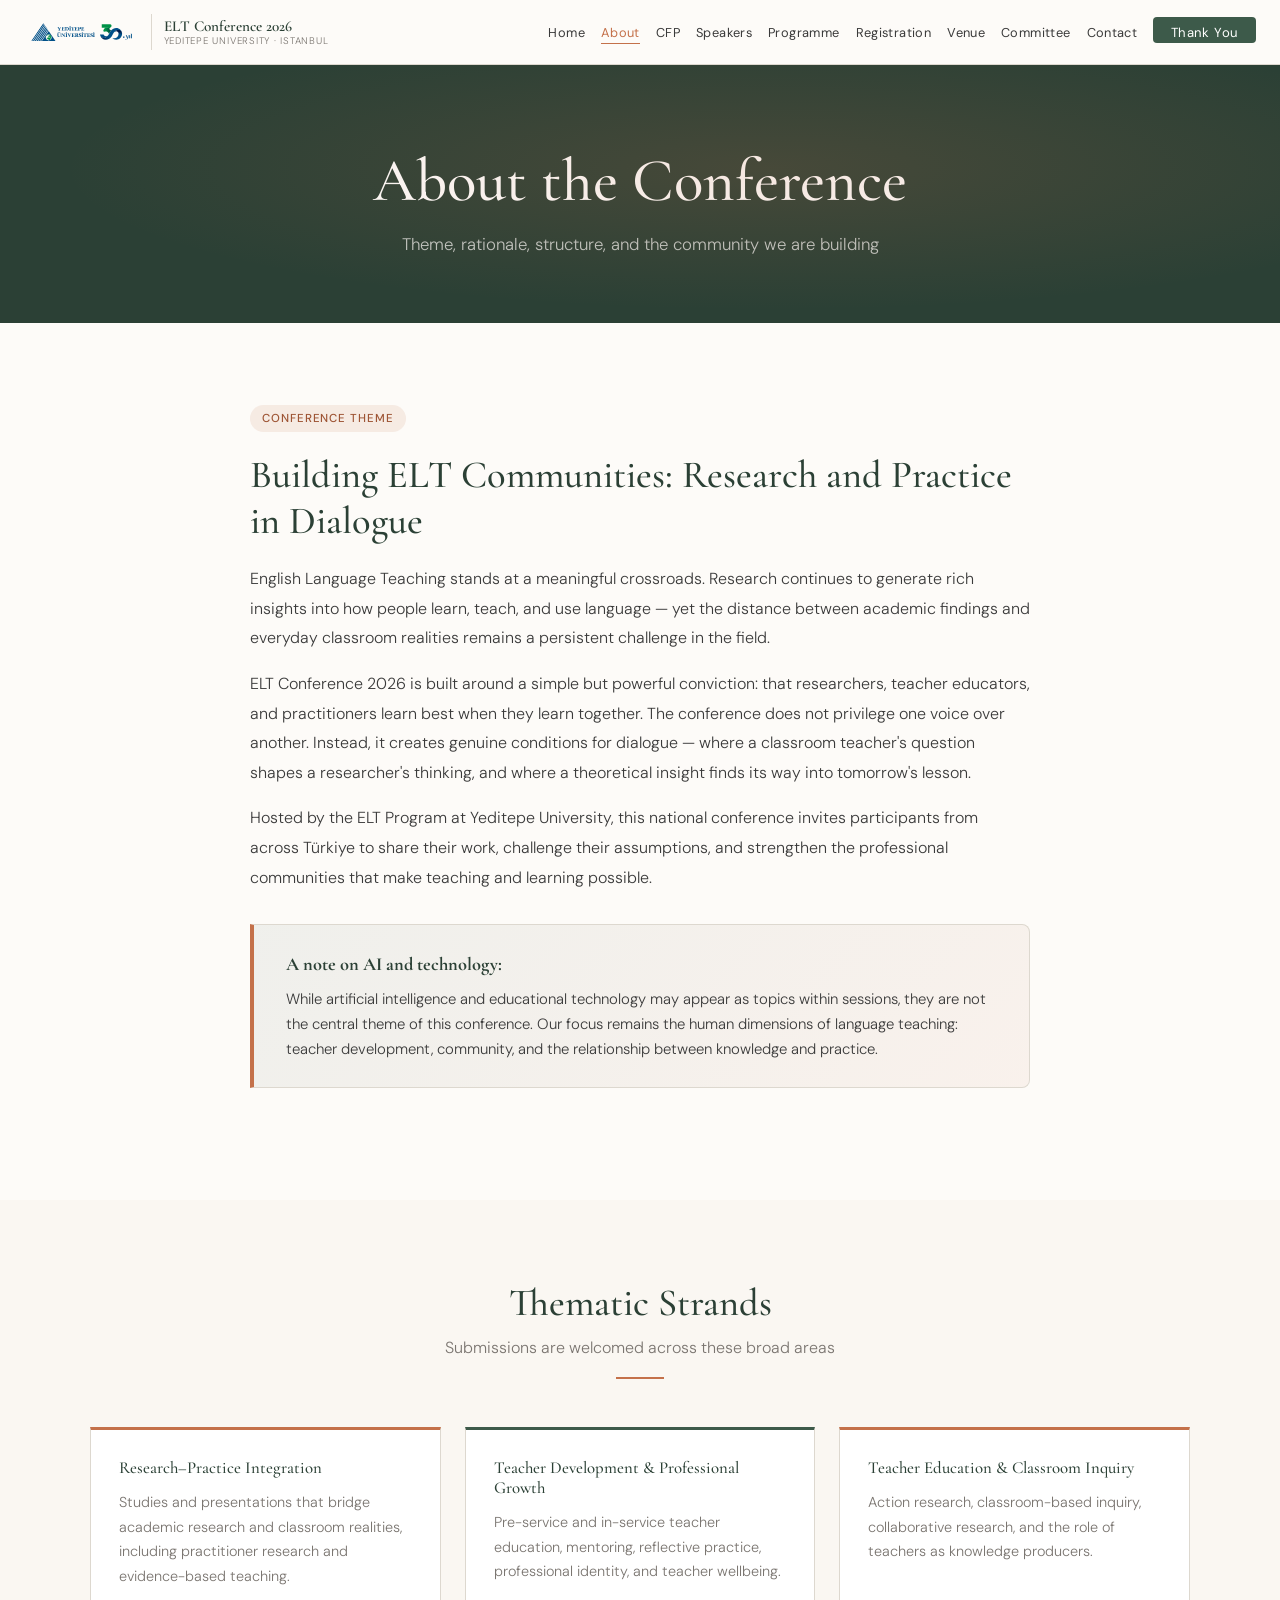
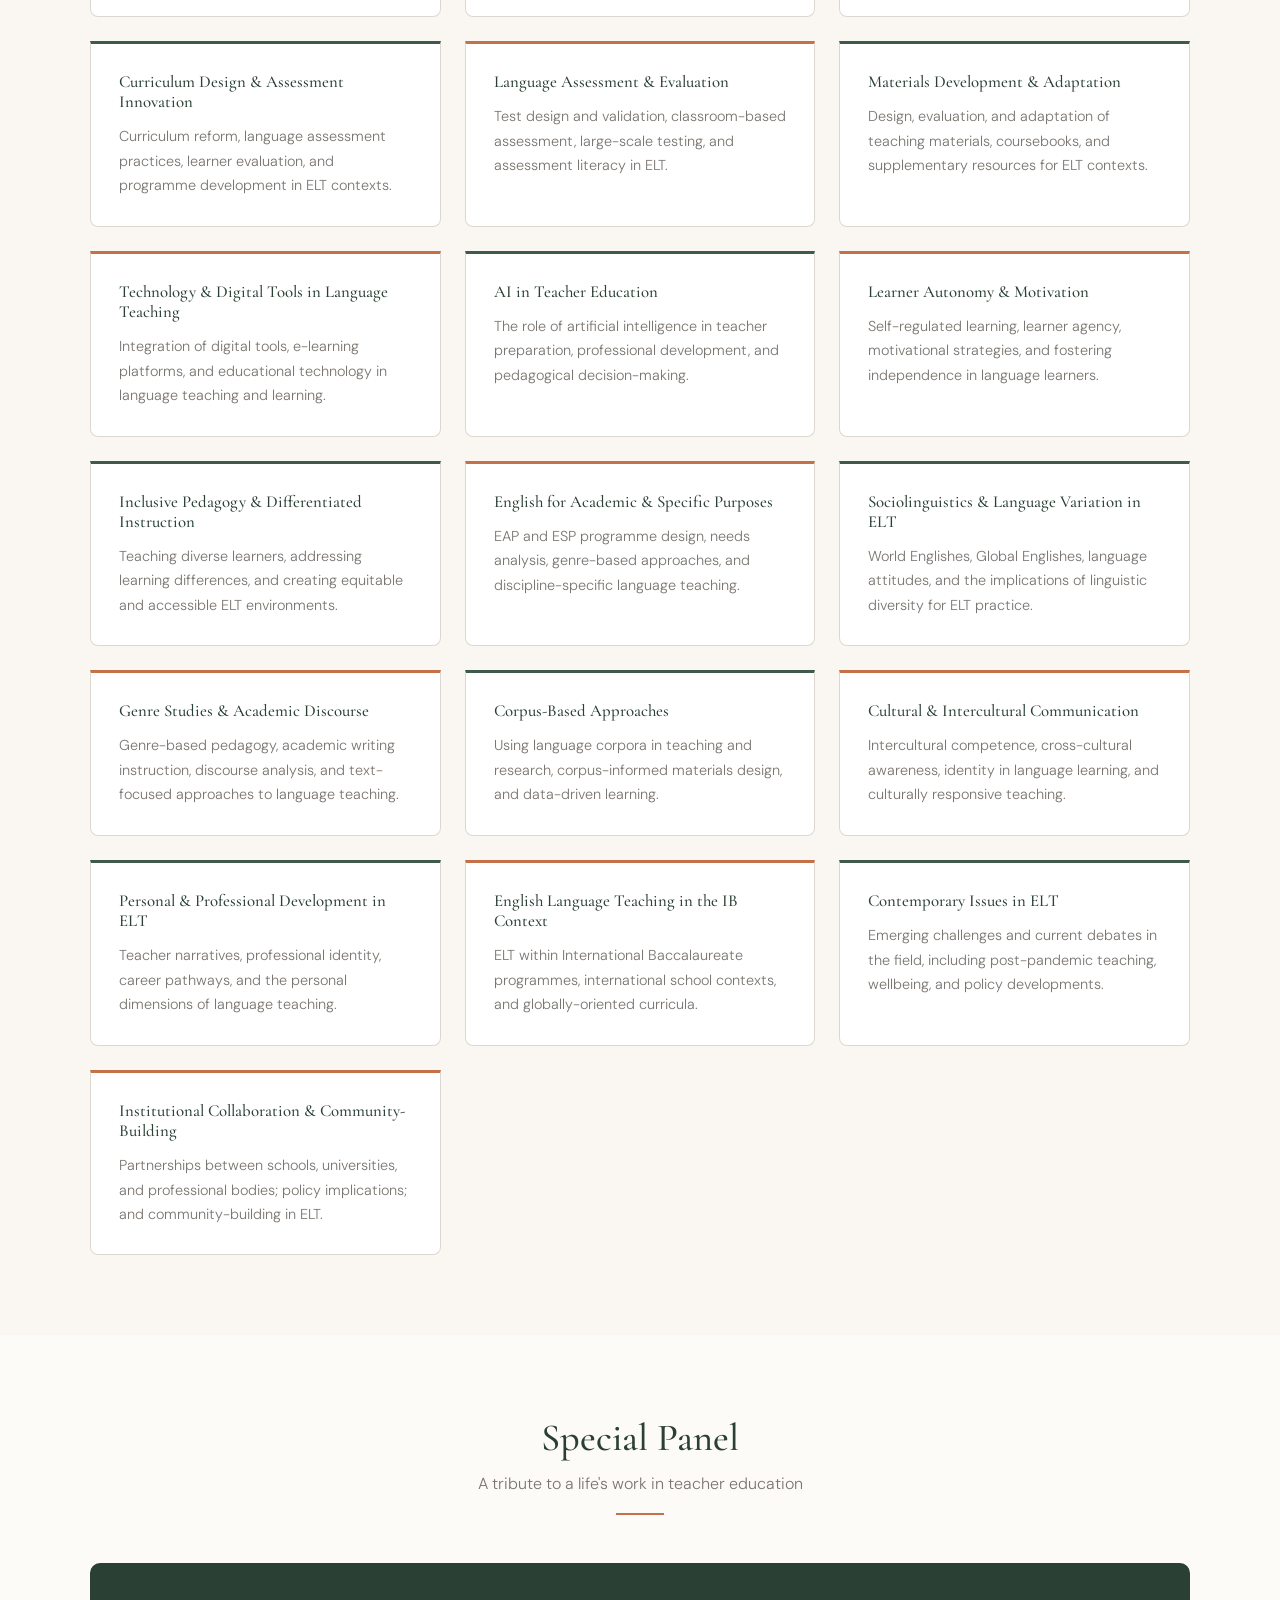
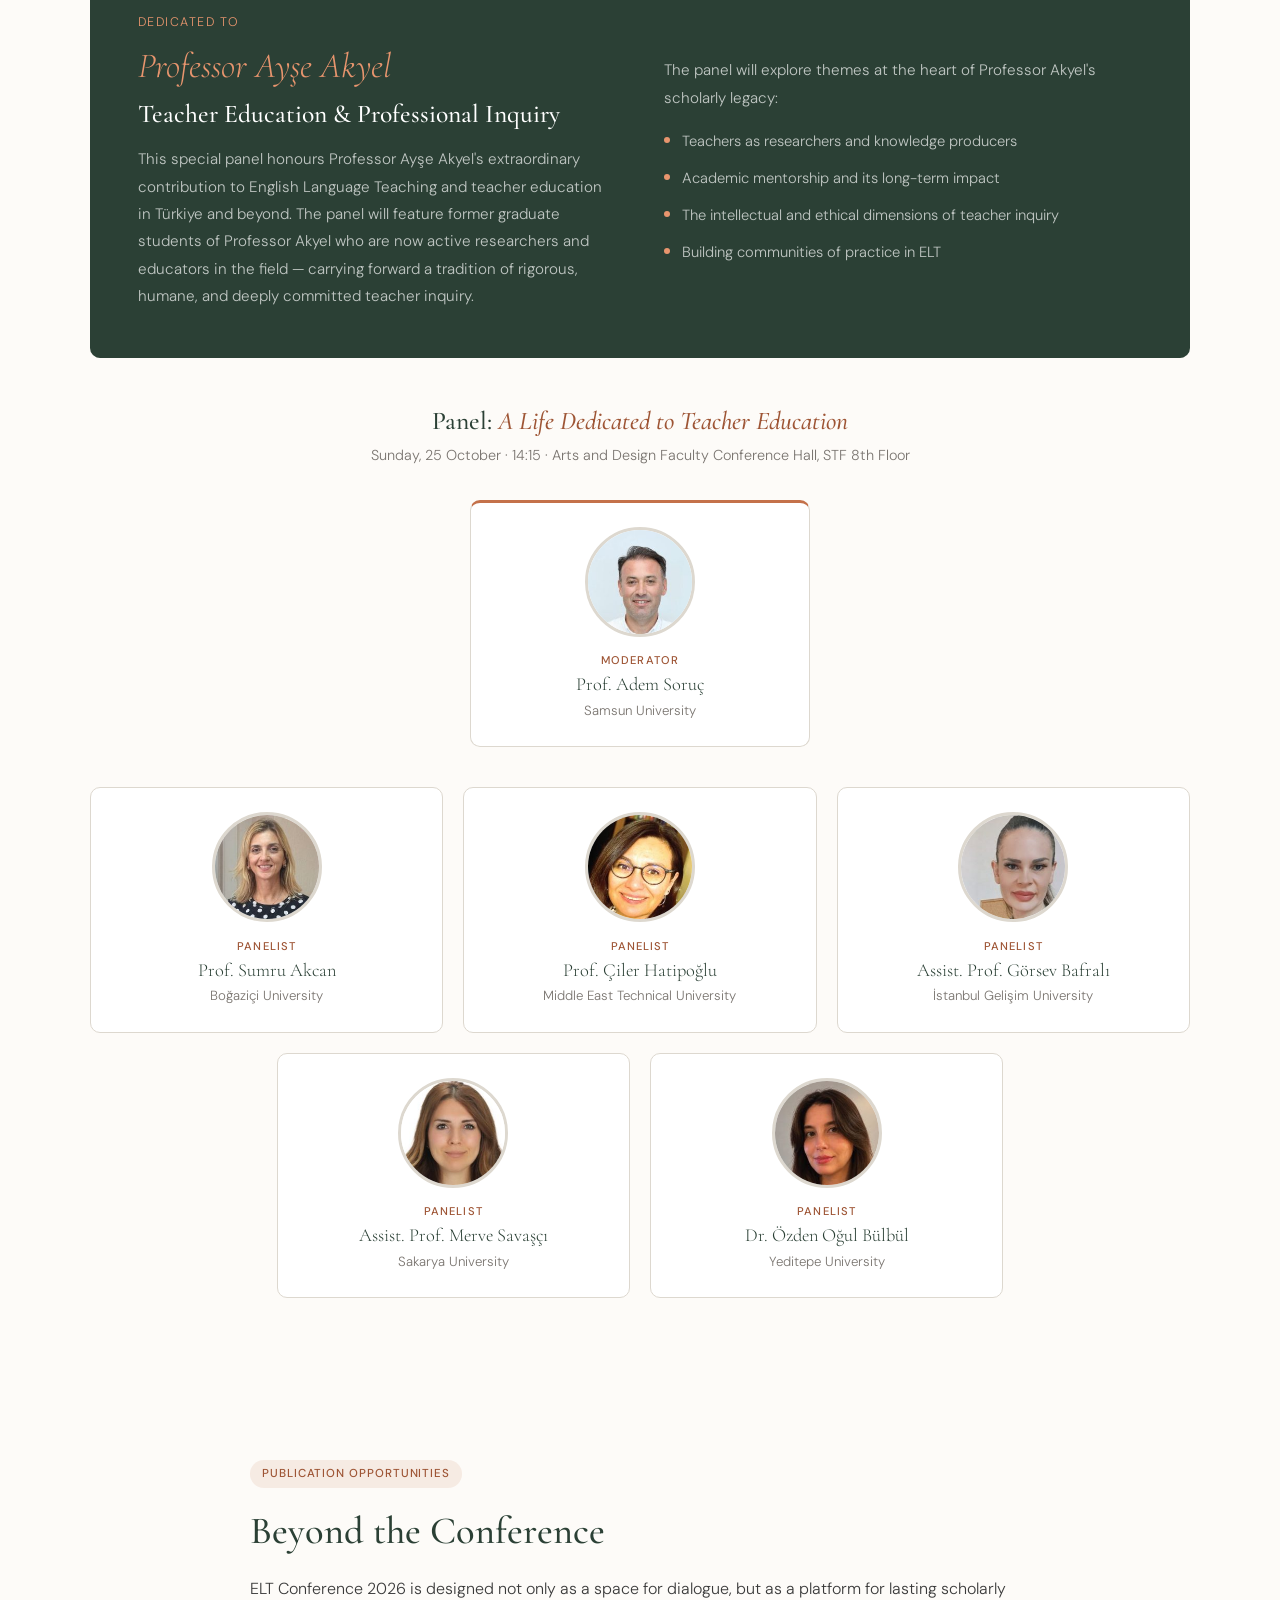
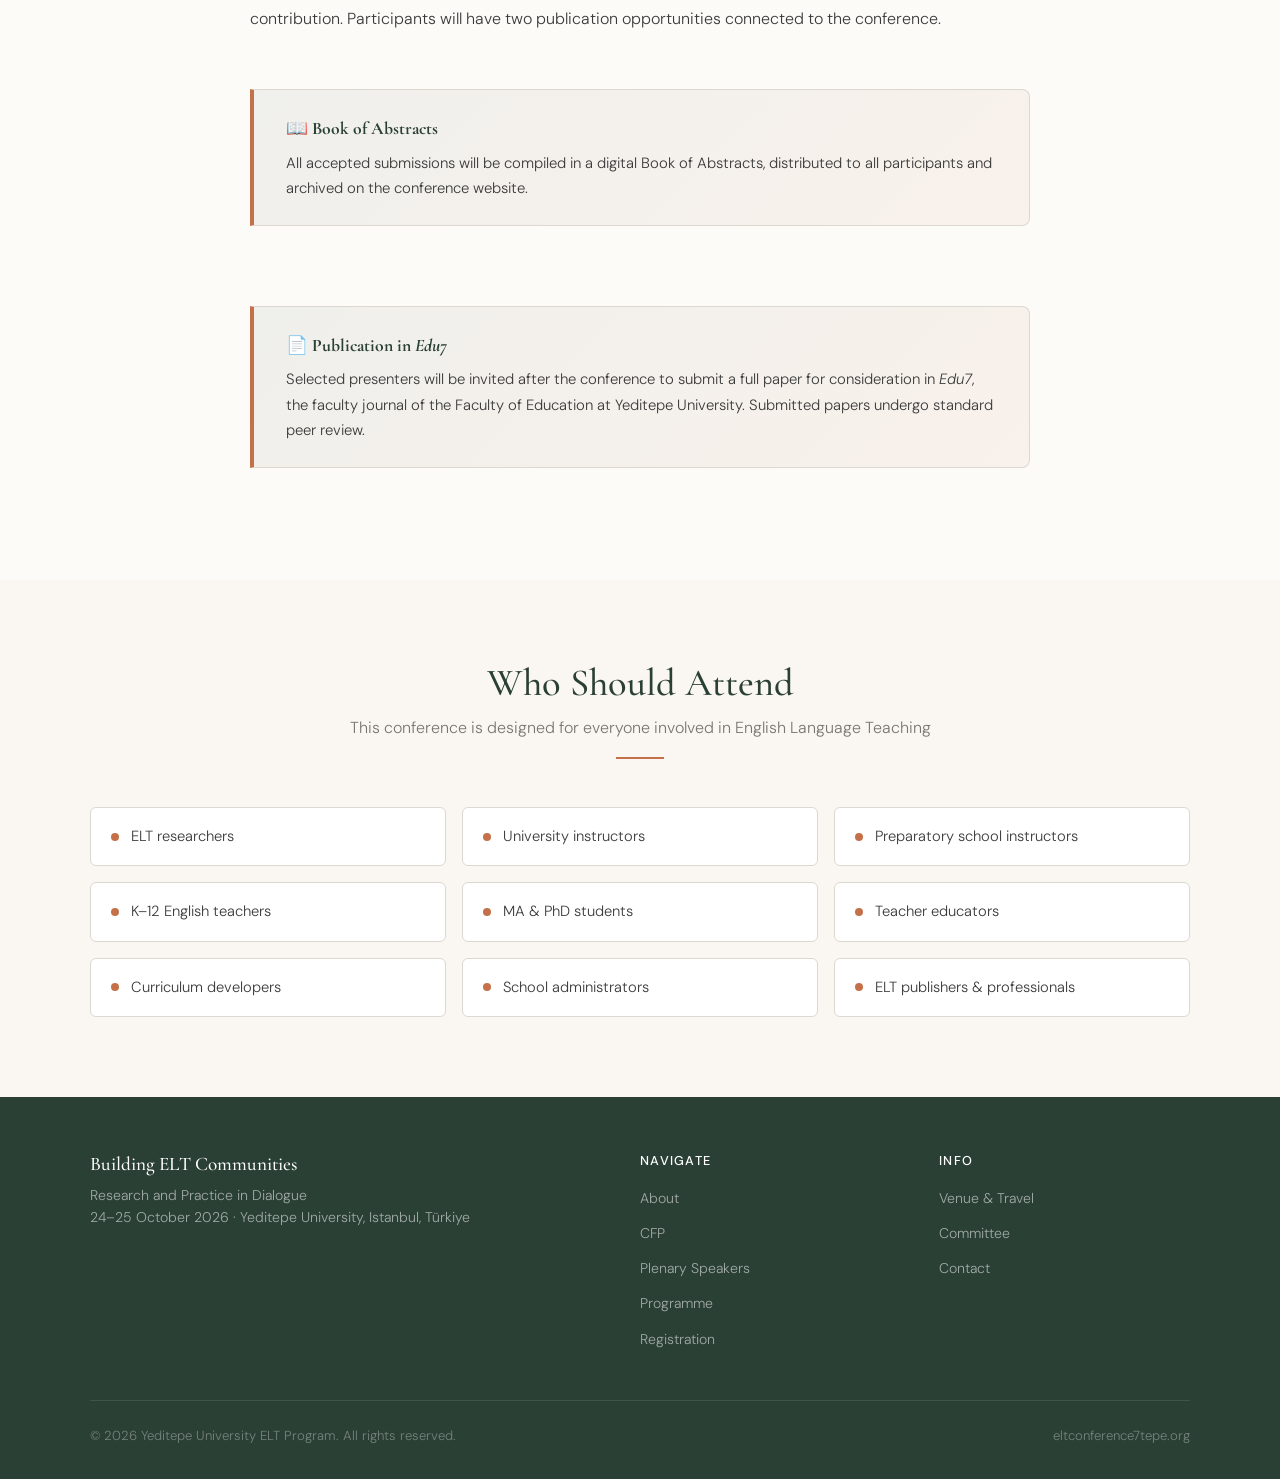
<file: about.html>
<!DOCTYPE html>
<html lang="en">
<head>
  <meta charset="UTF-8">
  <meta name="viewport" content="width=device-width, initial-scale=1.0">
  <title>About the Conference – ELT Conference 2026</title>
  <meta name="description" content="Learn about the theme, rationale, and structure of ELT Conference 2026 at Yeditepe University.">
  <link rel="icon" href="data:image/svg+xml,<svg xmlns='http://www.w3.org/2000/svg' viewBox='0 0 32 32'><rect width='32' height='32' rx='5' fill='%232B4035'/><text x='50%25' y='44%25' dominant-baseline='middle' text-anchor='middle' font-family='Georgia,serif' font-size='13' font-weight='700' fill='%23E8956E'>YU</text><text x='50%25' y='78%25' dominant-baseline='middle' text-anchor='middle' font-family='Georgia,serif' font-size='9' font-weight='400' fill='rgba(255,255,255,0.7)'>ELT</text></svg>">
  <link rel="stylesheet" href="style.css">
  <style>
    .theme-strands { max-width: 1100px; margin: 0 auto; display: grid; grid-template-columns: repeat(3, 1fr); gap: 1.5rem; }
    .strand-card { background: #fff; border: 1px solid var(--border); border-top: 3px solid var(--terracotta); border-radius: 0 0 8px 8px; padding: 1.75rem; }
    .strand-card:nth-child(even) { border-top-color: var(--forest); }
    .strand-card h4 { color: var(--forest-dark); margin-bottom: 0.75rem; font-size: 1.05rem; }
    .strand-card p { font-size: 0.9rem; color: var(--muted); line-height: 1.7; }
    .panel-box { background: var(--forest-dark); color: #fff; border-radius: 10px; padding: 3rem; display: grid; grid-template-columns: 1fr 1fr; gap: 3rem; align-items: center; max-width: 1100px; margin: 0 auto; }
    .panel-box h3 { color: #fff; margin-bottom: 1rem; }
    .panel-box p { color: rgba(255,255,255,0.7); font-size: 0.95rem; line-height: 1.8; }
    .panel-box .panel-name-big { font-family: 'Cormorant Garamond', serif; font-size: 2.2rem; font-style: italic; color: var(--terracotta-light); line-height: 1.2; margin-bottom: 0.75rem; }
    .audience-list { max-width: 1100px; margin: 0 auto; display: grid; grid-template-columns: repeat(3, 1fr); gap: 1rem; }
    .audience-item { display: flex; align-items: center; gap: 0.75rem; padding: 1rem 1.25rem; background: #fff; border: 1px solid var(--border); border-radius: 6px; font-size: 0.92rem; color: var(--ink-light); }
    .audience-item::before { content: ''; width: 8px; height: 8px; border-radius: 50%; background: var(--terracotta); flex-shrink: 0; }
    @media(max-width:768px) { .theme-strands { grid-template-columns: 1fr; } .panel-box { grid-template-columns: 1fr; } .audience-list { grid-template-columns: 1fr 1fr; } }
    @media(max-width:480px) { .audience-list { grid-template-columns: 1fr; } }
    .panelists { max-width: 1100px; margin: 3rem auto 0; }
    .panelists-head { text-align: center; margin-bottom: 2rem; }
    .panelists-head h3 { color: var(--forest-dark); margin-bottom: 0.4rem; }
    .panelists-head h3 em { color: var(--terracotta-dark); }
    .panelists-head p { font-size: 0.9rem; color: var(--muted); }
    .panelist-grid { display: flex; flex-wrap: wrap; justify-content: center; gap: 1.25rem; }
    .panelist { flex: 0 1 calc((100% - 2.5rem) / 3); }
    .panelist { background: #fff; border: 1px solid var(--border); border-radius: 10px; padding: 1.5rem 1rem; text-align: center; }
    .panelist.mod { flex-basis: 100%; max-width: 340px; border-top: 3px solid var(--terracotta); }
    .panelist img { width: 110px; height: 110px; border-radius: 50%; object-fit: cover; border: 3px solid var(--border); display: block; margin: 0 auto 0.9rem; }
    .panelist .p-role { font-size: 0.7rem; letter-spacing: 0.1em; text-transform: uppercase; font-weight: 500; color: var(--terracotta-dark); margin-bottom: 0.2rem; }
    .panelist .p-name { font-family: 'Cormorant Garamond', serif; font-size: 1.15rem; color: var(--forest-dark); line-height: 1.3; }
    .panelist .p-aff { font-size: 0.83rem; color: var(--muted); margin-top: 0.15rem; }
    @media(max-width:768px) { .panelist { flex-basis: calc((100% - 1.25rem) / 2); } }
    @media(max-width:480px) { .panelist { flex-basis: 100%; } }
  </style>
</head>
<body>

<nav>
  <div class="nav-inner">
    <a href="index.html" class="nav-logo">
      <img src="yulogo.svg" alt="Yeditepe University" style="height:32px;width:auto;display:block;flex-shrink:0;">
      <span class="nav-logo-divider"></span>
      <span class="nav-logo-text">ELT Conference 2026<span>Yeditepe University · Istanbul</span></span>
    </a>
    <ul class="nav-links" id="nav-links">
      <li><a href="index.html">Home</a></li>
      <li><a href="about.html" class="active">About</a></li>
      <li><a href="cfp.html">CFP</a></li>
      <li><a href="speakers.html">Speakers</a></li>
      <li><a href="programme.html">Programme</a></li>
      <li><a href="registration.html">Registration</a></li>
      <li><a href="venue.html">Venue</a></li>
      <li><a href="committee.html">Committee</a></li>
      <li><a href="contact.html">Contact</a></li>
      <li><a href="index.html#thank-you" class="nav-register">Thank You</a></li>
    </ul>
    <button class="nav-hamburger" id="hamburger" aria-label="Menu"><span></span><span></span><span></span></button>
  </div>
</nav>

<div class="page-hero">
  <h1>About the Conference</h1>
  <p>Theme, rationale, structure, and the community we are building</p>
</div>

<!-- THEME -->
<section class="section">
  <div class="container">
    <div style="max-width:780px;margin:0 auto;">
      <span class="badge badge-terracotta" style="margin-bottom:1.25rem;">Conference Theme</span>
      <h2 style="color:var(--forest-dark);margin-bottom:1.25rem;">Building ELT Communities: Research and Practice in Dialogue</h2>
      <p style="margin-bottom:1rem;line-height:1.85;">
        English Language Teaching stands at a meaningful crossroads. Research continues to generate rich insights into how people learn, teach, and use language — yet the distance between academic findings and everyday classroom realities remains a persistent challenge in the field.
      </p>
      <p style="margin-bottom:1rem;line-height:1.85;">
        ELT Conference 2026 is built around a simple but powerful conviction: that researchers, teacher educators, and practitioners learn best when they learn together. The conference does not privilege one voice over another. Instead, it creates genuine conditions for dialogue — where a classroom teacher's question shapes a researcher's thinking, and where a theoretical insight finds its way into tomorrow's lesson.
      </p>
      <p style="line-height:1.85;">
        Hosted by the ELT Program at Yeditepe University, this national conference invites participants from across Türkiye to share their work, challenge their assumptions, and strengthen the professional communities that make teaching and learning possible.
      </p>

      <div class="highlight-box">
        <strong style="font-family:'Cormorant Garamond',serif;font-size:1.15rem;color:var(--forest-dark);">A note on AI and technology:</strong>
        <p style="margin-top:0.4rem;font-size:0.93rem;">While artificial intelligence and educational technology may appear as topics within sessions, they are not the central theme of this conference. Our focus remains the human dimensions of language teaching: teacher development, community, and the relationship between knowledge and practice.</p>
      </div>
    </div>
  </div>
</section>

<!-- THEMATIC STRANDS -->
<section class="section section-alt">
  <div class="section-title">
    <h2>Thematic Strands</h2>
    <p>Submissions are welcomed across these broad areas</p>
    <span class="ornament"></span>
  </div>
    <div class="theme-strands">
    <div class="strand-card">
      <h4>Research–Practice Integration</h4>
      <p>Studies and presentations that bridge academic research and classroom realities, including practitioner research and evidence-based teaching.</p>
    </div>
    <div class="strand-card">
      <h4>Teacher Development &amp; Professional Growth</h4>
      <p>Pre-service and in-service teacher education, mentoring, reflective practice, professional identity, and teacher wellbeing.</p>
    </div>
    <div class="strand-card">
      <h4>Teacher Education &amp; Classroom Inquiry</h4>
      <p>Action research, classroom-based inquiry, collaborative research, and the role of teachers as knowledge producers.</p>
    </div>
    <div class="strand-card">
      <h4>Curriculum Design &amp; Assessment Innovation</h4>
      <p>Curriculum reform, language assessment practices, learner evaluation, and programme development in ELT contexts.</p>
    </div>
    <div class="strand-card">
      <h4>Language Assessment &amp; Evaluation</h4>
      <p>Test design and validation, classroom-based assessment, large-scale testing, and assessment literacy in ELT.</p>
    </div>
    <div class="strand-card">
      <h4>Materials Development &amp; Adaptation</h4>
      <p>Design, evaluation, and adaptation of teaching materials, coursebooks, and supplementary resources for ELT contexts.</p>
    </div>
    <div class="strand-card">
      <h4>Technology &amp; Digital Tools in Language Teaching</h4>
      <p>Integration of digital tools, e-learning platforms, and educational technology in language teaching and learning.</p>
    </div>
    <div class="strand-card">
      <h4>AI in Teacher Education</h4>
      <p>The role of artificial intelligence in teacher preparation, professional development, and pedagogical decision-making.</p>
    </div>
    <div class="strand-card">
      <h4>Learner Autonomy &amp; Motivation</h4>
      <p>Self-regulated learning, learner agency, motivational strategies, and fostering independence in language learners.</p>
    </div>
    <div class="strand-card">
      <h4>Inclusive Pedagogy &amp; Differentiated Instruction</h4>
      <p>Teaching diverse learners, addressing learning differences, and creating equitable and accessible ELT environments.</p>
    </div>
    <div class="strand-card">
      <h4>English for Academic &amp; Specific Purposes</h4>
      <p>EAP and ESP programme design, needs analysis, genre-based approaches, and discipline-specific language teaching.</p>
    </div>
    <div class="strand-card">
      <h4>Sociolinguistics &amp; Language Variation in ELT</h4>
      <p>World Englishes, Global Englishes, language attitudes, and the implications of linguistic diversity for ELT practice.</p>
    </div>
    <div class="strand-card">
      <h4>Genre Studies &amp; Academic Discourse</h4>
      <p>Genre-based pedagogy, academic writing instruction, discourse analysis, and text-focused approaches to language teaching.</p>
    </div>
    <div class="strand-card">
      <h4>Corpus-Based Approaches</h4>
      <p>Using language corpora in teaching and research, corpus-informed materials design, and data-driven learning.</p>
    </div>
    <div class="strand-card">
      <h4>Cultural &amp; Intercultural Communication</h4>
      <p>Intercultural competence, cross-cultural awareness, identity in language learning, and culturally responsive teaching.</p>
    </div>
    <div class="strand-card">
      <h4>Personal &amp; Professional Development in ELT</h4>
      <p>Teacher narratives, professional identity, career pathways, and the personal dimensions of language teaching.</p>
    </div>
    <div class="strand-card">
      <h4>English Language Teaching in the IB Context</h4>
      <p>ELT within International Baccalaureate programmes, international school contexts, and globally-oriented curricula.</p>
    </div>
    <div class="strand-card">
      <h4>Contemporary Issues in ELT</h4>
      <p>Emerging challenges and current debates in the field, including post-pandemic teaching, wellbeing, and policy developments.</p>
    </div>
    <div class="strand-card">
      <h4>Institutional Collaboration &amp; Community-Building</h4>
      <p>Partnerships between schools, universities, and professional bodies; policy implications; and community-building in ELT.</p>
    </div>
  </div>
</section>

<!-- SPECIAL PANEL -->
<section class="section" id="panel">
  <div class="section-title">
    <h2>Special Panel</h2>
    <p>A tribute to a life's work in teacher education</p>
    <span class="ornament"></span>
  </div>
  <div class="panel-box">
    <div>
      <p style="font-size:0.78rem;letter-spacing:0.12em;text-transform:uppercase;color:var(--terracotta-light);margin-bottom:0.75rem;">Dedicated to</p>
      <div class="panel-name-big">Professor Ayşe Akyel</div>
      <h3>Teacher Education &amp; Professional Inquiry</h3>
      <p>
        This special panel honours Professor Ayşe Akyel's extraordinary contribution to English Language Teaching and teacher education in Türkiye and beyond. The panel will feature former graduate students of Professor Akyel who are now active researchers and educators in the field — carrying forward a tradition of rigorous, humane, and deeply committed teacher inquiry.
      </p>
    </div>
    <div>
      <p style="color:rgba(255,255,255,0.7);font-size:0.95rem;line-height:1.85;margin-bottom:1rem;">
        The panel will explore themes at the heart of Professor Akyel's scholarly legacy:
      </p>
      <ul style="list-style:none;display:flex;flex-direction:column;gap:0.75rem;">
        <li style="display:flex;align-items:flex-start;gap:0.75rem;font-size:0.92rem;color:rgba(255,255,255,0.7);"><span style="width:6px;height:6px;border-radius:50%;background:var(--terracotta-light);margin-top:0.55rem;flex-shrink:0;"></span>Teachers as researchers and knowledge producers</li>
        <li style="display:flex;align-items:flex-start;gap:0.75rem;font-size:0.92rem;color:rgba(255,255,255,0.7);"><span style="width:6px;height:6px;border-radius:50%;background:var(--terracotta-light);margin-top:0.55rem;flex-shrink:0;"></span>Academic mentorship and its long-term impact</li>
        <li style="display:flex;align-items:flex-start;gap:0.75rem;font-size:0.92rem;color:rgba(255,255,255,0.7);"><span style="width:6px;height:6px;border-radius:50%;background:var(--terracotta-light);margin-top:0.55rem;flex-shrink:0;"></span>The intellectual and ethical dimensions of teacher inquiry</li>
        <li style="display:flex;align-items:flex-start;gap:0.75rem;font-size:0.92rem;color:rgba(255,255,255,0.7);"><span style="width:6px;height:6px;border-radius:50%;background:var(--terracotta-light);margin-top:0.55rem;flex-shrink:0;"></span>Building communities of practice in ELT</li>
      </ul>
    </div>
  </div>
  <div class="panelists">
    <div class="panelists-head">
      <h3>Panel: <em>A Life Dedicated to Teacher Education</em></h3>
      <p>Sunday, 25 October · 14:15 · Arts and Design Faculty Conference Hall, STF 8th Floor</p>
    </div>
    <div class="panelist-grid">
      <div class="panelist mod">
        <img src="[data-uri]" alt="Prof. Adem Soruç">
        <div class="p-role">Moderator</div>
        <div class="p-name">Prof. Adem Soruç</div>
        <div class="p-aff">Samsun University</div>
      </div>
      <div class="break" style="flex-basis:100%;height:0;"></div>
      <div class="panelist">
        <img src="[data-uri]" alt="Prof. Sumru Akcan">
        <div class="p-role">Panelist</div>
        <div class="p-name">Prof. Sumru Akcan</div>
        <div class="p-aff">Boğaziçi University</div>
      </div>
      <div class="panelist">
        <img src="[data-uri]" alt="Prof. Çiler Hatipoğlu">
        <div class="p-role">Panelist</div>
        <div class="p-name">Prof. Çiler Hatipoğlu</div>
        <div class="p-aff">Middle East Technical University</div>
      </div>
      <div class="panelist">
        <img src="[data-uri]" alt="Assist. Prof. Görsev Bafralı">
        <div class="p-role">Panelist</div>
        <div class="p-name">Assist. Prof. Görsev Bafralı</div>
        <div class="p-aff">İstanbul Gelişim University</div>
      </div>
      <div class="panelist">
        <img src="[data-uri]" alt="Assist. Prof. Merve Savaşçı">
        <div class="p-role">Panelist</div>
        <div class="p-name">Assist. Prof. Merve Savaşçı</div>
        <div class="p-aff">Sakarya University</div>
      </div>
      <div class="panelist">
        <img src="[data-uri]" alt="Dr. Özden Oğul Bülbül">
        <div class="p-role">Panelist</div>
        <div class="p-name">Dr. Özden Oğul Bülbül</div>
        <div class="p-aff">Yeditepe University</div>
      </div>
    </div>
  </div>
</section>


<!-- PUBLICATION OPPORTUNITIES -->
<section class="section">
  <div style="max-width:780px;margin:0 auto;">
    <span class="badge badge-terracotta" style="margin-bottom:1.25rem;">Publication Opportunities</span>
    <h2 style="color:var(--forest-dark);margin-bottom:1.25rem;">Beyond the Conference</h2>
    <p style="margin-bottom:1rem;line-height:1.85;">
      ELT Conference 2026 is designed not only as a space for dialogue, but as a platform for lasting scholarly contribution. Participants will have two publication opportunities connected to the conference.
    </p>
    <div style="display:flex;flex-direction:column;gap:1rem;margin-top:1.5rem;">
      <div class="highlight-box">
        <strong style="font-family:'Cormorant Garamond',serif;font-size:1.1rem;color:var(--forest-dark);">📖 Book of Abstracts</strong>
        <p style="margin-top:0.4rem;font-size:0.93rem;">All accepted submissions will be compiled in a digital Book of Abstracts, distributed to all participants and archived on the conference website.</p>
      </div>
      <div class="highlight-box">
        <strong style="font-family:'Cormorant Garamond',serif;font-size:1.1rem;color:var(--forest-dark);">📄 Publication in <em>Edu7</em></strong>
        <p style="margin-top:0.4rem;font-size:0.93rem;">Selected presenters will be invited after the conference to submit a full paper for consideration in <em>Edu7</em>, the faculty journal of the Faculty of Education at Yeditepe University. Submitted papers undergo standard peer review.</p>
      </div>
    </div>
  </div>
</section>

<!-- AUDIENCE -->
<section class="section section-alt">
  <div class="section-title">
    <h2>Who Should Attend</h2>
    <p>This conference is designed for everyone involved in English Language Teaching</p>
    <span class="ornament"></span>
  </div>
  <div class="audience-list">
    <div class="audience-item">ELT researchers</div>
    <div class="audience-item">University instructors</div>
    <div class="audience-item">Preparatory school instructors</div>
    <div class="audience-item">K–12 English teachers</div>
    <div class="audience-item">MA &amp; PhD students</div>
    <div class="audience-item">Teacher educators</div>
    <div class="audience-item">Curriculum developers</div>
    <div class="audience-item">School administrators</div>
    <div class="audience-item">ELT publishers &amp; professionals</div>
  </div>
</section>

<footer>
  <div class="footer-inner">
    <div class="footer-brand"><h3>Building ELT Communities</h3><p>Research and Practice in Dialogue<br>24–25 October 2026 · Yeditepe University, Istanbul, Türkiye</p></div>
    <div class="footer-col"><h4>Navigate</h4><ul><li><a href="about.html">About</a></li><li><a href="cfp.html">CFP</a></li><li><a href="speakers.html">Plenary Speakers</a></li><li><a href="programme.html">Programme</a></li><li><a href="registration.html">Registration</a></li></ul></div>
    <div class="footer-col"><h4>Info</h4><ul><li><a href="venue.html">Venue & Travel</a></li><li><a href="committee.html">Committee</a></li><li><a href="contact.html">Contact</a></li></ul></div>
  </div>
  <div class="footer-bottom"><span>© 2026 Yeditepe University ELT Program. All rights reserved.</span><span>eltconference7tepe.org</span></div>
</footer>

<script>
  document.getElementById('hamburger').addEventListener('click', () => document.getElementById('nav-links').classList.toggle('open'));
</script>
</body>
</html>
</file>
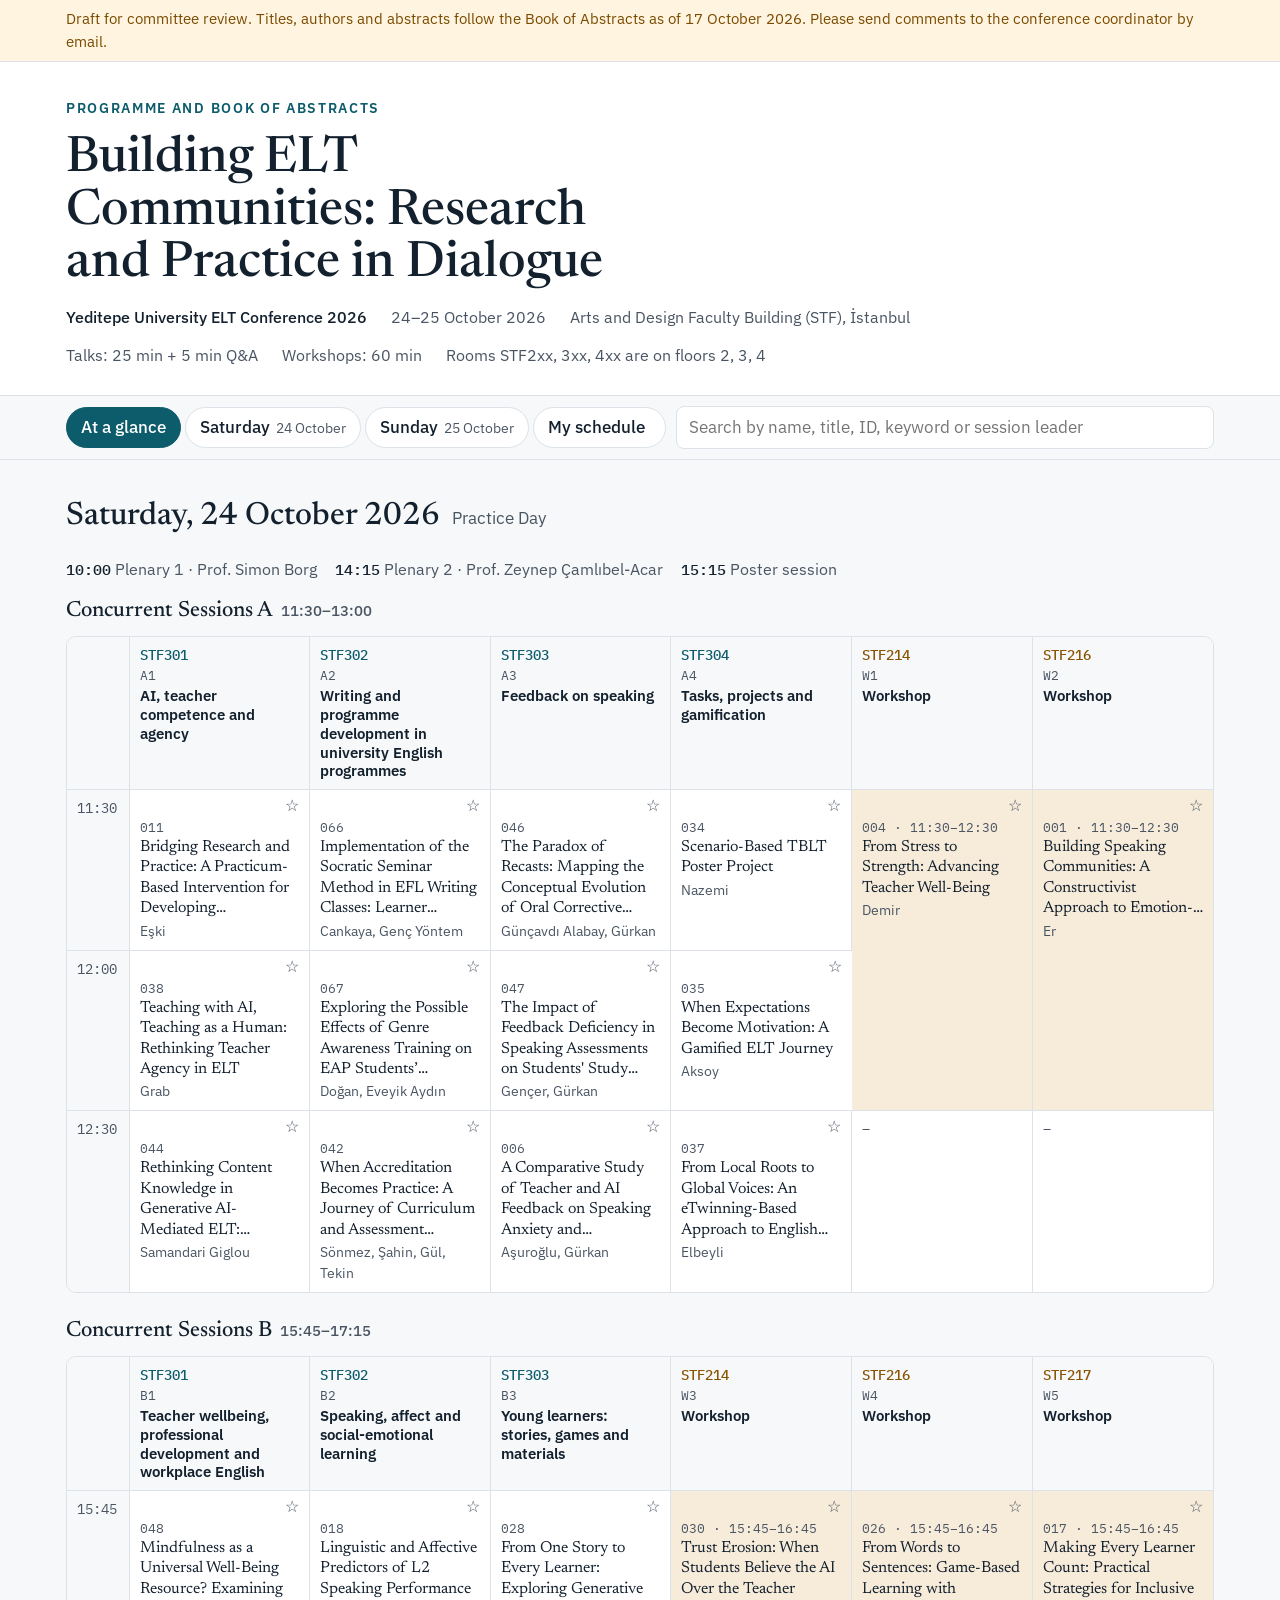
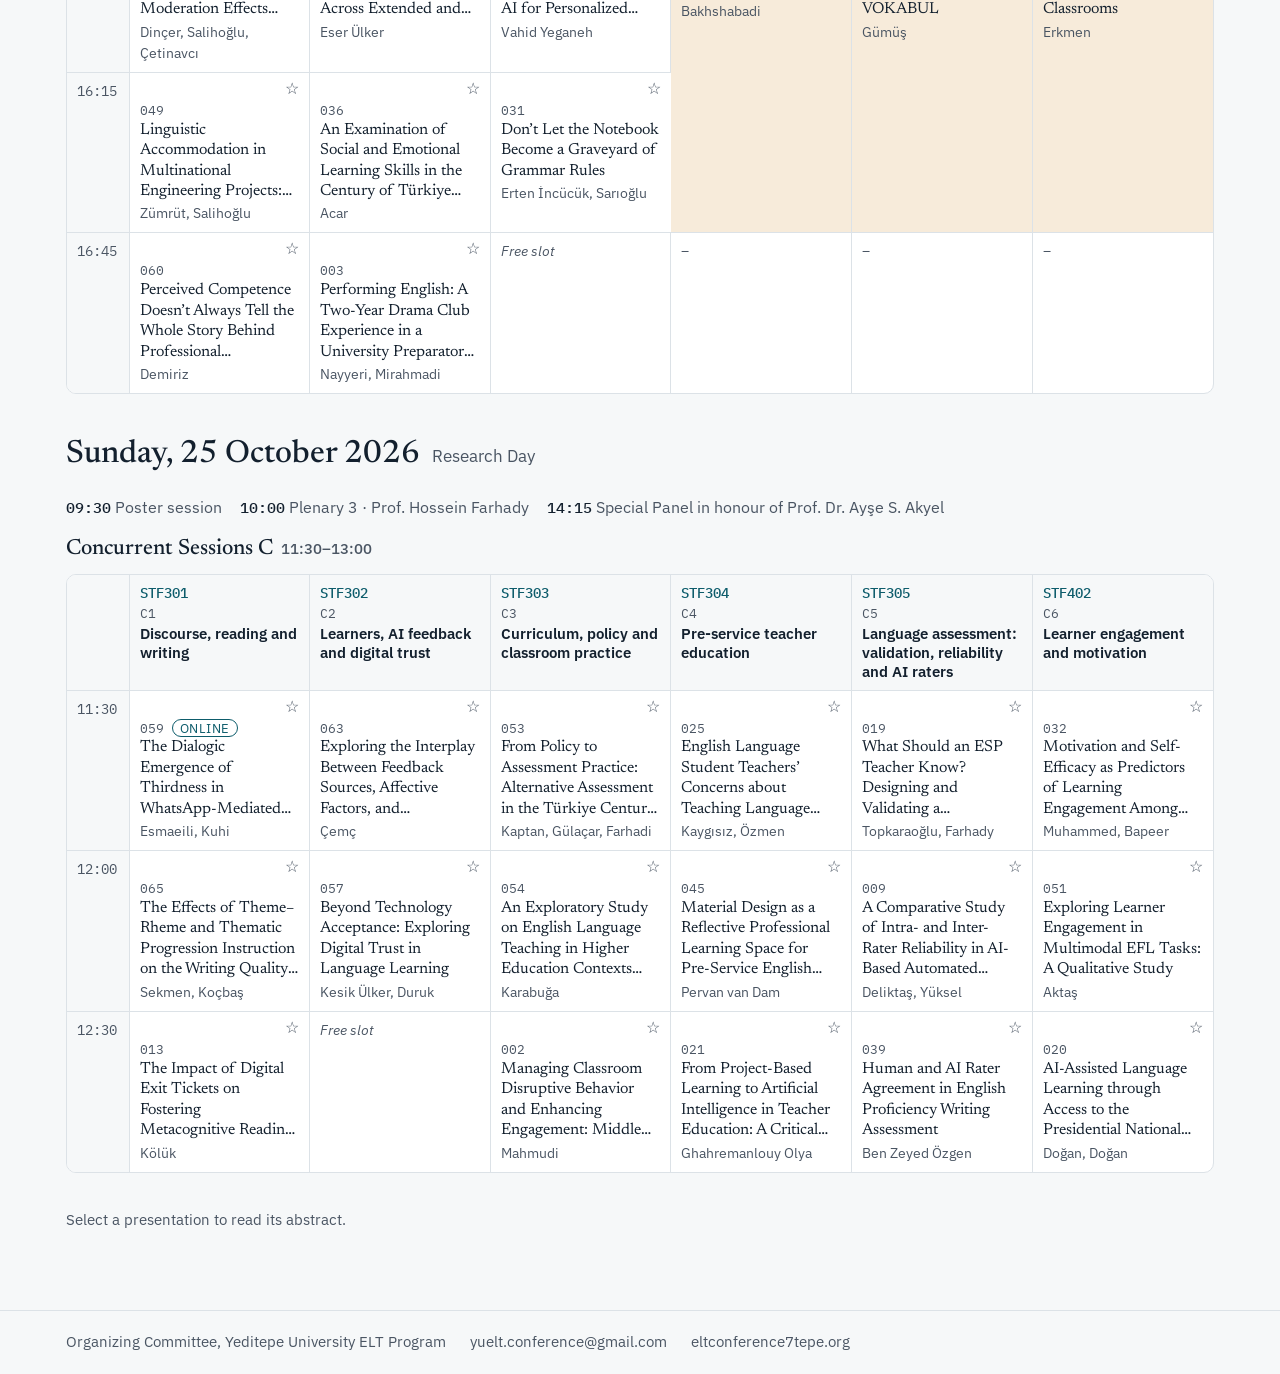
<file: booklet-draft.html>
<!doctype html>
<html lang="en">
<head>
<meta charset="utf-8">
<meta name="viewport" content="width=device-width, initial-scale=1, viewport-fit=cover">
<meta name="robots" content="noindex">
<style>
html{color-scheme:light}
:root{padding-top:env(safe-area-inset-top,0px);padding-bottom:env(safe-area-inset-bottom,0px)}
body{margin:0}
img{max-width:100%}
[hidden]{display:none!important}
</style>
<title>ELT Conference 2026 Booklet</title>
<link rel="preconnect" href="https://fonts.googleapis.com">
<link rel="preconnect" href="https://fonts.gstatic.com" crossorigin>
<link rel="stylesheet" href="https://fonts.googleapis.com/css2?family=Newsreader:ital,opsz,wght@0,6..72,400;0,6..72,500;0,6..72,600;1,6..72,400&family=IBM+Plex+Sans:wght@400;500;600&family=IBM+Plex+Mono:wght@400;500&display=swap">
<style>
/* Layout: masthead band, sticky day/search bar, then a time rail on the left with each block's rooms laid out as a grid of session panels */
:root{
  --paper:#F6F8F9; --surface:#FFFFFF; --ink:#13202E; --muted:#4A5563; --line:#DCE2E7;
  --accent:#0D5C6B; --accent-soft:#E2EFF1; --ws:#8A5300; --ws-soft:#F7EBDA; --draft:#7A4B00; --draft-soft:#FFF4DF; --live:#C2261B;
  --f-display:"Newsreader",Georgia,"Times New Roman",serif;
  --f-ui:"IBM Plex Sans",system-ui,-apple-system,"Segoe UI",sans-serif;
  --f-mono:"IBM Plex Mono",ui-monospace,Menlo,Consolas,monospace;
}
@media (prefers-color-scheme:dark){:root:not([data-theme="light"]){
  --paper:#0E151C; --surface:#151F29; --ink:#E5EBF0; --muted:#AEB8C4; --line:#26323F;
  --accent:#6DBCCB; --accent-soft:#16313A; --ws:#E2B467; --ws-soft:#33270F; --draft:#F0C77A; --draft-soft:#2E2412; --live:#FF6B5E; color-scheme:dark}}
:root[data-theme="dark"]{
  --paper:#0E151C; --surface:#151F29; --ink:#E5EBF0; --muted:#AEB8C4; --line:#26323F;
  --accent:#6DBCCB; --accent-soft:#16313A; --ws:#E2B467; --ws-soft:#33270F; --draft:#F0C77A; --draft-soft:#2E2412; --live:#FF6B5E; color-scheme:dark}
*{box-sizing:border-box}
body{background:var(--paper);color:var(--ink);font-family:var(--f-ui);font-size:17px;line-height:1.5}
.wrap{max-width:1180px;margin:0 auto;padding-left:max(16px,env(safe-area-inset-left,0px));padding-right:max(16px,env(safe-area-inset-right,0px))}
.draft{background:var(--draft-soft);color:var(--draft);font-size:15px;border-bottom:1px solid var(--line)}
.draft .wrap{padding-block:8px}
header.mast{border-bottom:1px solid var(--line);background:var(--surface)}
header.mast .wrap{padding-block:36px 28px;display:grid;gap:14px}
.eyebrow{font-size:14px;letter-spacing:.12em;text-transform:uppercase;color:var(--accent);font-weight:600}
h1{font-family:var(--f-display);font-weight:500;font-size:clamp(30px,5vw,50px);line-height:1.05;margin:0;text-wrap:balance;max-width:20ch}
.meta{display:flex;flex-wrap:wrap;gap:8px 24px;color:var(--muted);font-size:16px}
.meta b{color:var(--ink);font-weight:500}
.bar{position:sticky;top:env(safe-area-inset-top,0px);z-index:5;background:var(--paper);border-bottom:1px solid var(--line)}
body::before{content:"";position:fixed;inset:0 0 auto;height:env(safe-area-inset-top,0px);z-index:10;background:var(--paper)}
.bar .wrap{padding-block:10px;display:flex;flex-wrap:wrap;gap:10px;align-items:center}
.tabs{display:flex;gap:4px}
.tab{font:inherit;font-weight:500;border:1px solid var(--line);background:var(--surface);color:var(--ink);padding:7px 14px;border-radius:999px;cursor:pointer}
.tab small{color:var(--muted);font-weight:400;margin-left:6px}
.tab[aria-selected="true"]{background:var(--accent);border-color:var(--accent);color:var(--surface)}
.tab[aria-selected="true"] small{color:inherit;opacity:.8}
.search{flex:1 1 220px;min-width:0;display:flex}
.search input{width:100%;font:inherit;padding:8px 12px;border:1px solid var(--line);border-radius:8px;background:var(--surface);color:var(--ink)}
.toggle{font:inherit;font-size:15px;background:none;border:none;color:var(--accent);cursor:pointer;padding:6px 4px;text-decoration:underline;text-underline-offset:3px}
:focus-visible{outline:2px solid var(--accent);outline-offset:2px}
main>.wrap{padding-block:24px 64px}
.dayhead{display:flex;align-items:baseline;gap:12px;flex-wrap:wrap;margin:8px 0 18px}
.dayhead h2{font-family:var(--f-display);font-weight:500;font-size:32px;margin:0}
.dayhead span{color:var(--muted)}
.row{display:grid;grid-template-columns:130px minmax(0,1fr);gap:18px;padding-block:14px;border-top:1px solid var(--line)}
.time{font-family:var(--f-mono);font-size:15px;color:var(--muted);font-variant-numeric:tabular-nums;padding-top:3px}
.ev-title{font-weight:500}
.ev-place{color:var(--muted);font-size:15.5px}
.ev-sub{font-family:var(--f-display);font-size:19.5px;font-style:italic;margin-top:2px}
.row.break .ev-title{color:var(--muted);font-weight:400}
.row.plenary .ev-title{font-family:var(--f-display);font-size:23px}
.blockhead{display:flex;flex-wrap:wrap;gap:6px 14px;align-items:baseline;margin-bottom:12px}
.blockhead strong{font-family:var(--f-display);font-size:23px;font-weight:500}
.blockhead span{color:var(--muted);font-size:15.5px}
.grid{display:grid;grid-template-columns:repeat(auto-fill,minmax(320px,1fr));gap:12px}
.sess{background:var(--surface);border:1px solid var(--line);border-radius:10px;padding:14px 16px;display:grid;gap:12px;align-content:start;min-width:0}
.sess-top{display:flex;justify-content:space-between;gap:10px;align-items:start}
.code{font-family:var(--f-mono);font-size:14px;color:var(--muted)}
.room{font-family:var(--f-mono);font-size:14.5px;font-weight:500;background:var(--accent-soft);color:var(--accent);padding:2px 8px;border-radius:4px;white-space:nowrap}
.sess.ws .room{background:var(--ws-soft);color:var(--ws)}
.sess-theme{font-weight:600;font-size:16.5px;line-height:1.35;margin-top:2px}
.chair{font-size:14.5px;color:var(--muted);margin-top:4px}
.chair b{font-weight:500;color:var(--ink)}
.chair .tba{font-style:italic}
.talk{display:grid;gap:3px;padding-top:10px;border-top:1px dashed var(--line)}
.talk-meta{display:flex;flex-wrap:wrap;gap:4px 10px;font-family:var(--f-mono);font-size:14px;color:var(--muted);font-variant-numeric:tabular-nums}
.talk-meta .t{color:var(--ink);font-weight:500}
.pill{font-family:var(--f-ui);font-size:12.5px;letter-spacing:.04em;text-transform:uppercase;border:1px solid var(--line);border-radius:999px;padding:0 7px}
.pill.online{border-color:var(--accent);color:var(--accent)}
.talk-title{font-family:var(--f-display);font-size:19.5px;line-height:1.3;font-weight:500;text-wrap:pretty}
.talk-by{font-size:15.5px}
.talk-aff{font-size:14.5px;color:var(--muted)}
details{margin-top:4px}
summary{cursor:pointer;color:var(--accent);font-size:15px;font-weight:500;list-style:none;width:max-content}
summary::-webkit-details-marker{display:none}
summary::before{content:"+ ";font-family:var(--f-mono)}
details[open] summary::before{content:"– "}
.abs{font-family:var(--f-display);font-size:18px;line-height:1.6;margin-top:8px;max-width:65ch}
.abs p{margin:0 0 .7em}
.kw{font-size:14.5px;color:var(--muted);margin-top:4px}
.kw b{font-weight:600;color:var(--ink)}
.posters{display:grid;grid-template-columns:repeat(auto-fill,minmax(290px,1fr));gap:12px}
.posters .sess{gap:6px}
.note{color:var(--muted);font-size:15px;margin-top:6px}
.empty{color:var(--muted);padding:24px 0}
mark{background:var(--draft-soft);color:inherit;padding:0 1px}
.glance-day{margin-bottom:36px}
.glance-fixed{display:flex;flex-wrap:wrap;gap:6px 18px;font-size:15.5px;color:var(--muted);margin:0 0 14px}
.glance-fixed b{color:var(--ink);font-weight:500;font-family:var(--f-mono);font-size:14.5px;margin-right:4px}
.gblock{margin:0 0 22px}
.gblock h3{font-family:var(--f-display);font-weight:500;font-size:22px;margin:0 0 8px}
.gblock h3 span{font-family:var(--f-ui);font-size:15px;color:var(--muted);margin-left:8px}
.gscroll{overflow-x:auto;border:1px solid var(--line);border-radius:10px;background:var(--surface)}
table.g{border-collapse:collapse;width:100%;min-width:860px;table-layout:fixed}
table.g th,table.g td{border-bottom:1px solid var(--line);border-right:1px solid var(--line);padding:8px 10px;vertical-align:top;text-align:left}
table.g tr>*:last-child{border-right:none}
table.g tbody tr:last-child>*{border-bottom:none}
table.g thead th{font-weight:400;background:var(--paper)}
table.g th.slot{width:62px;font-family:var(--f-mono);font-size:14px;color:var(--muted);font-weight:400;background:var(--paper)}
.gh-room{font-family:var(--f-mono);font-size:14px;color:var(--accent);font-weight:500}
.gh-ws .gh-room{color:var(--ws)}
.gh-theme{font-size:14.5px;font-weight:600;line-height:1.3;margin-top:2px}
.gh-code{font-family:var(--f-mono);font-size:12.5px;color:var(--muted)}
.gcell{display:block;width:100%;text-align:left;font:inherit;background:none;border:none;padding:0;color:inherit;cursor:pointer}
.gcell:hover .gt{color:var(--accent);text-decoration:underline;text-underline-offset:2px}
.gid{font-family:var(--f-mono);font-size:12.5px;color:var(--muted)}
.gt{font-family:var(--f-display);font-size:16px;line-height:1.28;display:-webkit-box;-webkit-line-clamp:4;-webkit-box-orient:vertical;overflow:hidden}
.gby{font-size:14px;color:var(--muted);margin-top:2px}
td.ws{background:var(--ws-soft)}
td.free{color:var(--muted);font-size:14px;font-style:italic}
.flash{animation:flash 1.6s ease-out}
@keyframes flash{0%{box-shadow:0 0 0 3px var(--accent)}100%{box-shadow:0 0 0 0 transparent}}
@media (prefers-reduced-motion:reduce){.flash{animation:none}}
.live{display:inline-flex;align-items:center;gap:5px;font-family:var(--f-ui);font-size:12.5px;font-weight:600;letter-spacing:.06em;text-transform:uppercase;color:var(--live);border:1px solid var(--live);border-radius:999px;padding:0 8px 0 6px;line-height:18px;vertical-align:middle}
.live::before{content:"";width:7px;height:7px;border-radius:50%;background:var(--live);animation:blink 1.2s ease-in-out infinite}
@keyframes blink{0%,100%{opacity:1}50%{opacity:.15}}
@media (prefers-reduced-motion:reduce){.live::before{animation:none}}
.sess.is-live,td.is-live{box-shadow:inset 0 0 0 2px var(--live)}
.livebar{display:flex;flex-wrap:wrap;gap:6px 14px;align-items:center;font-size:15.5px;margin:0 0 16px;padding:10px 14px;border:1px solid var(--live);border-radius:10px;background:var(--surface)}
.star{font:inherit;font-size:13px;font-weight:500;border:1px solid var(--line);background:var(--surface);color:var(--accent);border-radius:999px;padding:3px 11px;cursor:pointer;justify-self:start;margin-top:6px}
.star[aria-pressed="true"]{background:var(--accent);border-color:var(--accent);color:var(--surface)}
.gstar{float:right;font-size:16px;line-height:1;border:none;background:none;color:var(--muted);cursor:pointer;padding:0 0 4px 6px}
.gstar[aria-pressed="true"]{color:var(--accent)}
td.picked{background:var(--accent-soft)}
.mine-day{margin-bottom:28px}
.mine-row{display:grid;grid-template-columns:130px minmax(0,1fr) auto;gap:14px;align-items:start;padding-block:14px;border-top:1px solid var(--line)}
.mine-row .where{font-family:var(--f-mono);font-size:13px;color:var(--accent);font-weight:500}
.mine-row .gotobtn{font:inherit;background:none;border:none;padding:0;text-align:left;cursor:pointer;color:inherit}
.mine-row .gotobtn:hover .talk-title{color:var(--accent);text-decoration:underline;text-underline-offset:2px}
.clash{display:inline-block;font-size:12.5px;font-weight:600;color:var(--live);margin-top:4px}
.empty-mine{background:var(--surface);border:1px dashed var(--line);border-radius:10px;padding:22px 20px;max-width:60ch}
.empty-mine h3{font-family:var(--f-display);font-weight:500;font-size:22px;margin:0 0 6px}
.mine-note{color:var(--muted);font-size:14px;margin:0 0 14px}
@media (max-width:640px){.mine-row{grid-template-columns:1fr}}
footer{border-top:1px solid var(--line);color:var(--muted);font-size:15px}
footer .wrap{padding-block:20px;display:flex;flex-wrap:wrap;gap:6px 24px}
@media (max-width:640px){.row{grid-template-columns:1fr;gap:6px}.time{padding-top:0}}
@media (max-width:520px){.tab small{display:none}.tab{padding:7px 12px}}
@media (prefers-reduced-motion:reduce){*{scroll-behavior:auto!important}}
</style>
</head>
<body>


<div class="draft"><div class="wrap">Draft for committee review. Titles, authors and abstracts follow the Book of Abstracts as of 17 October 2026. Please send comments to the conference coordinator by email.</div></div>
<header class="mast"><div class="wrap">
  <div class="eyebrow">Programme and Book of Abstracts</div>
  <h1>Building ELT Communities: Research and Practice in Dialogue</h1>
  <div class="meta">
    <span><b>Yeditepe University ELT Conference 2026</b></span>
    <span>24–25 October 2026</span>
    <span>Arts and Design Faculty Building (STF), İstanbul</span>
  </div>
  <div class="meta">
    <span>Talks: 25 min + 5 min Q&amp;A</span><span>Workshops: 60 min</span><span>Rooms STF2xx, 3xx, 4xx are on floors 2, 3, 4</span>
  </div>
</div></header>
<div class="bar"><div class="wrap">
  <div class="tabs" role="tablist" id="tabs"></div>
  <label class="search" for="q"><input id="q" type="search" placeholder="Search by name, title, ID, keyword or session leader" autocomplete="off"></label>
  <button class="toggle" id="expand" type="button">Open all abstracts</button>
</div></div>
<main><div class="wrap"><div class="livebar" id="livebar" hidden></div><div id="out"></div></div></main>
<footer><div class="wrap"><span>Organizing Committee, Yeditepe University ELT Program</span><span id="mail"></span><span>eltconference7tepe.org</span></div></footer>

<script id="data" type="application/json">[{"key": "sat", "label": "Saturday", "date": "24 October 2026", "theme": "Practice Day", "items": [{"kind": "break", "t": "08:30–09:30", "title": "Registration and welcome coffee", "place": "Entrance Hall", "sub": ""}, {"kind": "event", "t": "09:30–10:00", "title": "Opening remarks", "place": "Conference Hall, 8th floor", "sub": ""}, {"kind": "plenary", "t": "10:00–11:00", "title": "Plenary 1 · Prof. Simon Borg", "place": "Conference Hall, 8th floor", "sub": "Collaborative Professional Development"}, {"kind": "break", "t": "11:00–11:30", "title": "Coffee break", "place": "Foyer, 8th floor", "sub": ""}, {"kind": "block", "name": "A", "t": "11:30–13:00", "sessions": [{"code": "A1", "room": "STF301", "theme": "AI, teacher competence and agency", "chair": "", "talks": [{"id": "YUELTABS-011", "t": "11:30", "e": "12:00", "by": "Meltem Eşki", "ti": "Bridging Research and Practice: A Practicum-Based Intervention for Developing Professional AI Competence in Pre-service English Language Teachers", "fmt": "Research paper", "aff": "Muğla Sıtkı Koçman University", "abs": "As generative artificial intelligence (GenAI) becomes increasingly integrated into English language education, teacher education must prepare future teachers to use these technologies in pedagogically informed, ethical, and contextually appropriate ways. Although emerging research has begun to conceptualise the competencies required for AI-mediated teaching, less is known about how these competencies can be developed through authentic teacher education experiences. Addressing this gap, this study reports on a research-informed practicum intervention designed to bridge theoretical understandings of professional AI competence with authentic teaching experiences during the practicum.\n\nThe 12-week intervention was implemented within a fourth-year teaching practicum in an undergraduate English Language Teaching programme in Türkiye and was informed by the Professional Generative AI Competence (P-GenAI-C) Framework (Moorhouse et al., 2024). Five pre-service English language teachers completed structured GenAI-supported activities embedded in classroom observation, lesson planning, teaching, and reflective practice during placements in state primary schools. Using a qualitative longitudinal design, data were collected through pre- and post-intervention interviews, weekly reflective journals, and lesson plans.\n\nFindings indicate that participants progressed from using AI primarily as a productivity tool to exercising context-sensitive professional judgement. They increasingly evaluated AI-generated content in relation to learners' needs, curricular goals, classroom realities, and ethical considerations, demonstrating more reflective and responsible pedagogical decision-making. The study demonstrates how a structured practicum intervention can foster professional AI competence while strengthening the connection between educational research and classroom practice. It concludes by offering practical implications for ELT practitioners seeking to support thoughtful, human-centred AI integration through authentic professional learning experiences.", "kw": "Professional Generative AI Competence (P-GenAI-C), initial teacher education (ITE), practicum-based teacher development, ethical AI integration", "online": false}, {"id": "YUELTABS-038", "t": "12:00", "e": "12:30", "by": "Melissa Özlem Grab", "ti": "Teaching with AI, Teaching as a Human: Rethinking Teacher Agency in ELT", "fmt": "Research paper", "aff": "Giresun University", "abs": "The growing presence of generative artificial intelligence (AI) in English language teaching (ELT) is reshaping how teachers design instruction, provide feedback, develop materials, and respond to learners’ needs. Although AI technologies can expand teachers’ pedagogical possibilities, their increasing use also raises important questions about teacher agency and professional responsibility. This research examines how teacher agency can be conceptualized in AI-mediated ELT, with particular attention to the human judgments that remain central to effective teaching. Drawing on perspectives on teacher agency, pedagogical judgment, and technology-enhanced language education, the research argues that meaningful AI integration requires teachers to remain active decision-makers rather than passive users of automated recommendations. Teacher agency involves determining when AI can enhance learning, when its limitations require human intervention, and when conventional pedagogical approaches may be more appropriate. Particular attention is given to teachers’ capacity to critically evaluate AI-generated content, recognize potential bias and inaccuracies, protect learner autonomy, and align AI use with instructional goals and contextual needs. The research proposes that language teacher education should move beyond technical AI competence toward the development of critical, ethical, and pedagogically grounded forms of teacher agency. Ultimately, teaching with AI should not diminish the human dimension of ELT; instead, it should reinforce the distinctive professional judgment, relational expertise, and responsibility of language teachers.", "kw": "generative artificial intelligence, teacher agency, English language teaching, pedagogical judgment, language teacher education", "online": false}, {"id": "YUELTABS-044", "t": "12:30", "e": "13:00", "by": "Somaiyeh Samandari Giglou", "ti": "Rethinking Content Knowledge in Generative AI-Mediated ELT: Implications for Teacher Expertise and Professional Identity", "fmt": "Research paper", "aff": "Bahçeşehir College, Istanbul", "abs": "Generative AI (GenAI) can now generate and mediate English-language content, raising the question of whether traditional accounts of teacher knowledge remain sufficient. This conceptual paper asks: how might GenAI reshape the nature and function of English language teachers’ Content Knowledge (CK)? CK, a teacher’s own command of the subject matter, is distinguished from Pedagogical Content Knowledge (PCK), which concerns how that subject matter is represented and adapted for particular learners. Existing AI-TPACK and Intelligent-TPACK frameworks focus mainly on the additional knowledge teachers need to use AI effectively, leaving CK itself largely unexamined.\n\nThe paper uses a critical conceptual synthesis of purposively selected, peer-reviewed literature on TPACK and teacher knowledge, AI-TPACK and Intelligent-TPACK, teacher–AI interaction and epistemic agency, and ELT teacher expertise and professional identity. The selection prioritised work published since 2024, alongside foundational texts. Sources were analysed thematically to trace continuities, tensions, and gaps. No empirical data were collected.\n\nThe synthesis shows that existing frameworks add competences around a CK treated as stable. The paper proposes instead that, in AI-mediated environments, CK increasingly involves the capacity to exercise informed judgment over AI-generated content: evaluating, verifying, contextualising, and pedagogically transforming it. This does not diminish CK’s importance: deeper content expertise becomes essential for judging accuracy, relevance, and appropriateness.\n\nImplications follow for ELT teacher education and professional development, which may need to treat judgment over AI-mediated content as part of CK itself; for teachers’ professional authority and identity; and for future empirical research on how teachers exercise this judgment in real classrooms.", "kw": "generative AI, content knowledge, teacher expertise, AI-TPACK, English language teaching", "online": false}]}, {"code": "A2", "room": "STF302", "theme": "Writing and programme development in university English programmes", "chair": "", "talks": [{"id": "YUELTABS-066", "t": "11:30", "e": "12:00", "by": "Hatice Cankaya, Ece Genç Yöntem", "ti": "Implementation of the Socratic Seminar Method in EFL Writing Classes: Learner Perceptions", "fmt": "Research paper", "aff": "İstanbul 29 Mayıs University; Yeditepe University", "abs": "The Socratic Seminar method, rooted in the Socratic questioning technique, involves open-ended question-based discussions based on shared texts in class. Positioning learners as active participants and teachers as facilitators, this method aims to help learners explore ideas through collaborative meaning making and engagement. Although the effect of this method has been explored within English reading and speaking skills, there is a lack of studies examining its classroom implementation for EFL writing. Therefore, this qualitative study focuses on the implementation of the Socratic Seminar method as a dialogic pre-writing strategy at tertiary-level EFL writing classes and reports the learner perceptions on its effects on the writing processes, specifically planning, organizing, generating ideas, and learners’ confidence and willingness to write. To this end, the Socratic Seminar method was employed in an EFL writing course with 18 Turkish EFL learners at A2 level of language proficiency in an English language preparatory program. The intervention lasted four weeks, and data were gathered through semi-structured interviews with nine students purposefully selected based on their writing performance and reflective written responses collected from the 18 students. Following the qualitative data analyses, the findings revealed perceived improvements in learners’ idea generation, planning, organization, confidence, willingness to write, and time management during writing. The study offers valuable implications for teaching EFL writing in the AI era as learners may depend on online tools for idea generation rather than using their thinking and cognitive skills.", "kw": "Socratic Seminar, EFL writing, writing process, dialogic teaching", "online": false}, {"id": "YUELTABS-067", "t": "12:00", "e": "12:30", "by": "Duygu Doğan, Evrim Eveyik Aydın", "ti": "Exploring the Possible Effects of Genre Awareness Training on EAP Students’ Argumentative Writing", "fmt": "Research paper", "aff": "Istanbul 29 Mayıs University; Yeditepe University", "abs": "Writing argumentative essays can be challenging for EAP students, particularly when organizing ideas, supporting claims, and addressing opposing views. This study explored changes in students’ argumentative writing following genre-focused instruction and examined their perceptions of the writing process. A classroom-based mixed-methods action research design was used with 17 first-year Turkish Language and Literature students enrolled in an EAP course at a foundation university in Istanbul, Türkiye. During a ten-week intervention, students participated in genre-focused activities and learned to analyze and develop arguments using the Toulmin Model of Argumentation. Data were collected through pre-treatment, post-treatment, and delayed post-treatment argumentative essays, reflective observation notes, and open-ended questions. Essays were scored using a Toulmin-based rubric and analyzed statistically, while qualitative data were analyzed thematically. Students’ writing scores increased significantly after the intervention and remained above their initial level at the delayed assessment, with the greatest improvement observed in the use of counterarguments. Students also demonstrated greater awareness of argumentative text structure and adopted more deliberate writing strategies, with increased attention to audience and purpose. Planning became more independent, while monitoring and evaluation developed more gradually. These findings suggest that integrating genre awareness into EAP instruction, alongside support for planning, monitoring, and evaluation, may strengthen both students’ argumentative writing and their writing processes.", "kw": "genre awareness, metacognitive strategies, argumentative writing, EAP", "online": false}, {"id": "YUELTABS-042", "t": "12:30", "e": "13:00", "by": "Banu Sönmez, Salih Şahin, Burcu Gül, Pelin Tekin", "ti": "When Accreditation Becomes Practice: A Journey of Curriculum and Assessment Development", "fmt": "Practice-based presentation", "aff": "Fenerbahçe University", "abs": "Accreditation in foreign language education is often perceived as a documentation-heavy compliance exercise. This practice-based presentation reflects on how an international accreditation self-study and external review became a developmental process in a university English preparatory program in Türkiye, where students progress from A1 to B2+ for English-medium study. Previously, curriculum and assessment decisions were often made in isolation, with limited follow-up.\n\nThree changes were made. First, course goals, learning outcomes, weekly plans, materials and assessments were mapped across proficiency levels to check vertical alignment. Second, curriculum and assessment were reviewed as one system: rubrics were simplified, standardization and moderation were strengthened, and graded components that no longer produced trustworthy evidence became formative in-class practice. Third, review cycles became traceable through tracking tables specifying the issue, evidence, action, responsible party, timeline and follow-up, informed by achievement data and student and faculty feedback.\n\nOutcomes are illustrated through a case at the A2–B1 transition, where success in one B1 module had fallen to 59%. Grammar sequencing, writing progression, reading materials and pacing were revised. The following semester, success in a different module rose from 70% to 86%. As several changes coincided, this is treated as preliminary evidence, not proof of impact. Moderation reports also indicated more consistent rubric interpretation.\n\nParticipants will leave with a seven-step practice loop and an adaptable review-to-action tracking template to strengthen curriculum–assessment alignment and shared responsibility in their own programs, with or without formal accreditation.", "kw": "accreditation, curriculum alignment, language assessment, quality assurance, English preparatory programs", "online": false}]}, {"code": "A3", "room": "STF303", "theme": "Feedback on speaking", "chair": "", "talks": [{"id": "YUELTABS-046", "t": "11:30", "e": "12:00", "by": "Gizem Günçavdı Alabay, Serkan Gürkan", "ti": "The Paradox of Recasts: Mapping the Conceptual Evolution of Oral Corrective Feedback Research", "fmt": "Research paper", "aff": "Bursa Uludağ University; Faculty of Education, Kocaeli University", "abs": "Oral corrective feedback (OCF) has been widely studied in second language acquisition, yet its core constructs—particularly recasts—remain conceptually contested. This study addresses this tension, conceptualized as the “paradox of recasts,” by mapping the intellectual and thematic evolution of OCF research. Using a mixed-method design, the study combines bibliometric analysis with qualitative thematic synthesis. A dataset of 536 SSCI-indexed articles between 2000 and 2026 from the Web of Science Core Collection was analysed using Bibliometrix and Biblioshiny. The analysis includes publication trends, conceptual structures, and thematic evolution, complemented by an in-depth examination of highly cited and recent studies. The findings indicate that OCF research has shifted from a focus on feedback effectiveness toward a more complex understanding involving cognitive, interactional, and contextual factors. Although recasts remain structurally central in the field, their effectiveness appears highly context-dependent, reflecting a persistent conceptual instability. By integrating large-scale mapping with thematic analysis, this study offers a more comprehensive account of OCF research and highlights the need for context-sensitive and ecologically valid approaches to feedback in language learning.", "kw": "oral corrective feedback, recasts, bibliometric analysis, thematic analysis, second language acquisition", "online": false}, {"id": "YUELTABS-047", "t": "12:00", "e": "12:30", "by": "Zeynep Dilruba Gençer, Serkan Gürkan", "ti": "The Impact of Feedback Deficiency in Speaking Assessments on Students' Study Strategies", "fmt": "Research paper", "aff": "Kocaeli University", "abs": "Feedback plays a crucial role in language assessment, particularly in fostering and supporting productive skills such as speaking. While most studies in the literature have investigated the effects and benefits of constructive feedback, the present research focuses on university preparatory students’ perspectives regarding the effects of insufficient feedback in speaking exams on their post-exam study strategies. The theoretical framework of this study is grounded in Self-Regulated Learning (SRL) model, with the aim of examining the autonomous study habits and compensatory strategies developed by students when they are unable to receive immediate and sufficient feedback. In this qualitative research, data were collected through interviews with 20 tertiary-level students from diverse academic disciplines, using open-ended written questions. The collected data were analyzed through the six-stage thematic analysis process. Findings revealed that students could not effectively develop self-regulation strategies when the constructive feedback was not provided, and that exam results did not appear to have an impact on changes in their study strategies. These findings suggest that the absence of sufficient feedback may limit students’ opportunities to identify their weaknesses and make informed adjustments to their learning practices. Therefore, providing adequate feedback in speaking assessment may be important for supporting students’ awareness of their learning needs and encouraging more purposeful post-exam study practices. The study consequently highlights the importance of considering feedback as an integral component of assessment rather than merely as a supplementary practice. This perspective also emphasizes the need to examine assessment practices from learners’ perspectives.", "kw": "feedback, speaking skills, assessment, self-regulating", "online": false}, {"id": "YUELTABS-006", "t": "12:30", "e": "13:00", "by": "Yeşim Aşuroğlu, Serkan Gürkan", "ti": "A Comparative Study of Teacher and AI Feedback on Speaking Anxiety and Performance of EFL Learners", "fmt": "Research paper", "aff": "Kocaeli University", "abs": "Speaking anxiety remains a significant challenge for learners of English as a Foreign Language (EFL), and recent developments in artificial intelligence (AI) have raised questions about the role of technology in providing feedback in speaking instruction. However, limited research has directly compared the effects of AI feedback and teacher feedback on both speaking anxiety and speaking performance, especially among lower-level EFL learners. This study aimed to compare the effects of AI feedback and teacher feedback on EFL learners’ speaking anxiety and speaking performance in a preparatory program at a private university.\n\nThe study was conducted with 44 A2-level students and employed a quasi-experimental mixed methods design, including a control group receiving teacher feedback (n=22) and an experimental group receiving AI feedback (n=22). Both groups completed pre- and post-intervention surveys and speaking performance tests during a six-week intervention. Quantitative data were analyzed through independent samples and paired-samples t-tests, and qualitative data were collected through semi-structured interviews and analyzed using content analysis.\n\nThe quantitative findings indicated a reduction in speaking anxiety in both groups; however, the decrease in the AI feedback group was not statistically significant. Both groups demonstrated statistically significant improvement in speaking performance. Qualitative findings revealed that most participants preferred teacher feedback due to their trust in teachers’ expertise, detailed linguistic guidance, and emotional support. Participants in the AI feedback group described it positively as nonjudgemental, supportive, and rapid.\n\nOverall, the findings suggest that AI feedback may function as a beneficial supplementary tool for practice and awareness-raising, whereas teacher feedback remains essential for comprehensive instructional support and skill development. Particularly for learners at lower proficiency levels, teacher feedback appears to provide clearer guidance and more meaningful support. Accordingly, AI tools may be most effectively integrated as complementary rather than substitutes for teacher feedback in EFL speaking instruction.", "kw": "EFL, speaking anxiety, speaking performance, teacher feedback, AI feedback", "online": false}]}, {"code": "A4", "room": "STF304", "theme": "Tasks, projects and gamification", "chair": "", "talks": [{"id": "YUELTABS-034", "t": "11:30", "e": "12:00", "by": "Mitra Nazemi", "ti": "Scenario-Based TBLT Poster Project", "fmt": "Practice-based presentation", "aff": "Bahçeşehir University; Üsküdar University", "abs": "The project was conducted with a weekly 10-session main course class that focused on proficiency in B2-level grammatical rules. Too many grammatical rules that were included in the syllabus fostered a sense of disengagement in the classroom atmosphere. Moreover, because formal assessments prioritised structural accuracy over communicative application, students lacked engagement in authentic communication and collaborated enthusiastically during classroom hours. To address these problems, a scenario-based TBLT poster project was designed. It aimed to make the classroom environment more student-centred, engage the learners to have more authentic interaction and collaboration, enhance the sense of teamwork and peer learning, level up the students' critical thinking from memorisation and understanding to creation according to Bloom’s Taxonomy, and lower the level of anxiety and psychological barriers. To put this project into action, three groups were created; each received a roadmap of the scenarios and a set of grammatical rules. The overall scenario was broken down into manageable weekly tasks with deadlines. Each week, students received an AI-designed task from their roadmap and were expected to follow the instructions, producing a short written text that applied the target grammatical structures (for example, Task 1: \"The Victim's Life\", focusing on used to, would, and the past simple). They were not allowed to write the parts using AI, so the final tasks were completed in the classroom under the supervision and feedback of the teacher. The last week was the presentation week, and the whole story of the project was explained by a team member to the other groups. The project proved time-efficient for regular classroom hours, as students completed their initial planning and visual layout design outside of class before writing their final drafts under teacher supervision. It appeared to enhance classroom rapport, and supported the buddy system framework. It incorporated task-based teaching, flipped learning, and project-based learning, while heavily focusing on students’ autonomy and critical thinking.", "kw": "materials development and adaptation, learner autonomy and motivation, technology and digital tools in language teaching", "online": false}, {"id": "YUELTABS-035", "t": "12:00", "e": "12:30", "by": "Selda Aksoy", "ti": "When Expectations Become Motivation: A Gamified ELT Journey", "fmt": "Practice-based presentation", "aff": "Uğur Schools, Kartal Campus", "abs": "In a fourth-grade English classroom at Uğur Schools Kartal Campus, motivating young learners with different levels of language proficiency presented a continues challenge. Some students, particularly those with lower confidence or weaker language skills, hesitated to participate in speaking activities. This practice-based presentation explores how the Pygmalion Effect, combined with gamification and positive teacher expectations, can encourage participation and support language development.\n\nThe practice was implemented through four classroom activities: (1) Vocabulary Challenge: Students reviewed and practised target vocabulary through regular, game-based challenges. (2) Sentence-Building Challenge: Students used newly learned vocabulary and sentence structures to construct meaningful sentences. (3) Team Speaking Challenge: Students worked collaboratively to apply target language in speaking tasks, with participation and effort valued alongside performance. (4) Progress Tracking and Positive Reinforcement: Students’ progress was monitored, immediate feedback was provided, and achievements were acknowledged through small celebrations.\n\nClassroom observations indicated high engagement and enthusiasm. Students who initially avoided participation gradually became more willing to use English during sentence making activities. The practice also supported vocabulary retention and application, with fewer pronunciation and spelling errors observed. These findings are based on classroom observations rather than formal measurements.\n\nThe presentation offers colleagues an adaptable framework for combining positive expectations, structured challenges, collaborative learning, and consistent feedback. It highlights how recognising effort and progress, rather than focusing solely on competition, can help create a supportive environment in which young learners develop confidence, take linguistic risks, and engage more actively in English.", "kw": "Pygmalion effect, gamification, learner motivation", "online": false}, {"id": "YUELTABS-037", "t": "12:30", "e": "13:00", "by": "Sabiha Elbeyli", "ti": "From Local Roots to Global Voices: An eTwinning-Based Approach to English Language Learning through Sustainability", "fmt": "Practice-based presentation", "aff": "Ülfet Onart Anatolian High School", "abs": "Context and Rationale. Developing students' English communication skills through meaningful, real-life experiences remains an important challenge in language education. This practice-based presentation explores how sustainability-themed eTwinning activities can create authentic opportunities for secondary school students to use English while developing environmental awareness, creativity, and intercultural competence.\n\nDescription of the Practice. The Seeds of Hope eTwinning project connected English language learning with sustainability through collaborative, student-centred activities. Students explored local environmental issues, exchanged ideas with international partners, and created digital products using tools such as Padlet. Activities incorporated research, creative writing, presentations, and collaborative tasks. English served as a means of authentic communication, allowing students to connect local experiences with global perspectives.\n\nResults and Evidence. The project contributed to students' engagement in English language learning by providing meaningful opportunities for communication, creativity, and international collaboration. Students used English to explore sustainability issues, exchange ideas, and participate in collaborative activities. The implementation also highlighted the potential of project-based learning to connect language development with environmental awareness and intercultural understanding.\n\nImplications for Teaching Practice. The presentation offers practical, adaptable strategies for integrating sustainability, digital tools, and international collaboration into English lessons. Teachers will gain examples of classroom activities, collaborative tasks, and assessment approaches that can be implemented across different educational contexts, including classrooms with limited resources.", "kw": "eTwinning, sustainability, collaborative learning", "online": false}]}, {"code": "W1", "room": "STF214", "theme": "Workshop", "ws": true, "talks": [{"id": "YUELTABS-004", "t": "11:30", "e": "12:30", "by": "Bora Demir", "ti": "From Stress to Strength: Advancing Teacher Well-Being", "fmt": "Workshop", "aff": "Çanakkale Onsekiz Mart University", "abs": "This workshop aims to address the critical issue of occupational stress in education by guiding participants to identify individual and systemic sources of professional strength and establishing actionable coping mechanisms. Grounded in the principles of positive psychology and occupational health frameworks, the session moves beyond a deficit-based view of stress to focus actively on asset-building, emotional resilience, and well-being literacy.\n\nThe approach of this workshop is highly interactive and practice-based. Rather than relying solely on a lecture format, the session utilizes a collaborative reflection framework. Participants will engage in structured self-assessment activities to map their personal stress triggers alongside their existing internal and external resources. Following this, collaborative case-analysis and peer-coaching protocols will be used to co-construct practical, daily strategies for stress mitigation, cognitive reframing, and boundary setting.\n\nThe expected outcomes of this session include equipping educators with a personalized well-being toolkit and fostering a collaborative space for shared professional experiences. Participants will leave with a clear roadmap to transition from a state of preservation to active professional flourishing.\n\nThe workshop is relevant to the conference theme as it addresses teacher sustainability through a balanced focus on stress reduction and strength development, contributing to the cultivation of resilient and flourishing educational professionals. By cultivating teacher well-being, the session directly supports the sustainability of instructional quality, enhances teacher self-efficacy, and fosters healthier, more resilient learning environments for both educators and students.", "kw": "teacher well-being, resilience, coping with stress, mindfulness", "online": false}]}, {"code": "W2", "room": "STF216", "theme": "Workshop", "ws": true, "talks": [{"id": "YUELTABS-001", "t": "11:30", "e": "12:30", "by": "Mesut Er", "ti": "Building Speaking Communities: A Constructivist Approach to Emotion-Driven Speaking Pedagogy", "fmt": "Workshop", "aff": "İstek Denizli Schools", "abs": "Despite years of formal English instruction, many learners struggle with spontaneous spoken communication due to fear of making mistakes, limited opportunities for authentic interaction, and an overemphasis on accuracy. This presentation introduces a constructivist approach that positions communication as the driving force of language learning.\n\nGrounded in constructivist learning theory, Krashen’s Affective Filter Hypothesis, implicit learning, emotional memory, and discovery learning, the framework emphasises emotionally meaningful, socially interactive experiences through which learners actively construct knowledge.\n\nDrawing on secondary English language education, the presentation explores three interconnected components: community-building activities, gamified speaking tasks, and role-play simulations. These practices promote authentic interaction, collaboration, problem-solving, and negotiation of meaning while reducing speaking anxiety and encouraging participation. It also examines artificial intelligence as a supportive tool for lesson planning and feedback, while maintaining that human interaction and teacher facilitation remain central to learning.\n\nClassroom implementation has been associated with increased willingness to communicate, stronger learner engagement, greater confidence, and more cohesive classroom communities. The approach suggests that emotionally engaging experiences can support natural language development and help learners build communicative competence beyond the classroom.\n\nBy connecting established theories of second language acquisition with practical classroom applications, this presentation contributes to discussions on innovative English language teaching and offers adaptable strategies for creating interaction-rich environments that prepare learners for authentic academic, social, and professional communication.", "kw": "constructivist learning, speaking pedagogy, learner engagement, classroom community, experiential learning", "online": false}]}]}, {"kind": "break", "t": "13:00–14:00", "title": "Lunch", "place": "Social Facilities dining hall", "sub": ""}, {"kind": "plenary", "t": "14:15–15:15", "title": "Plenary 2 · Prof. Zeynep Çamlıbel-Acar", "place": "Conference Hall, 8th floor", "sub": "From Past Research to Future Classroom Inquiry: Insights, Examples, and New Possibilities"}, {"kind": "posters", "t": "15:15–15:45", "place": "Foyer, 8th floor", "talks": [{"id": "YUELTABS-050", "t": "", "e": "", "by": "Bengisu Yılmaz", "ti": "Co-Speech Gesture and Second-Language Comprehension: A Review of Multimodal Language Processing", "fmt": "Student poster", "aff": "Department of Foreign Language Education, Faculty of Education, Boğaziçi University", "abs": "Second-language (L2) comprehension is inherently multimodal, yet research differs on when co-speech gesture facilitates understanding. This focused literature review asks: How is gestural information integrated with spoken language during L2 comprehension, and under what conditions does this integration become facilitative?\n\nThe review synthesizes 17 core and supporting sources spanning experimental, review, meta-analytic, and pedagogical research on speech–gesture processing in L2 contexts. As a literature review, it involves no primary participants; the included empirical studies examine L2 learners, bilinguals, interpreters, and native-listener comparison groups across listening, audiovisual comprehension, and interpreting tasks. Studies were compared thematically according to speech–gesture congruency, semantic relatedness, temporal synchrony, learner proficiency, task demands, auditory conditions, speaker characteristics, cue informativeness, and outcome type. Particular attention was paid to whether studies measured processing-level integration, behavioral comprehension, or learning.\n\nAcross the reviewed literature, converging evidence indicates that gesture enters L2 language processing, but integration does not uniformly produce higher global comprehension scores. Semantic alignment consistently emerges as important, while temporal coordination also appears to shape speech–gesture processing. Benefits vary with learner characteristics, signal quality, task demands, and the informativeness of visual cues.\n\nFor ELT, these findings suggest that effective multimodal input depends less on increasing gesture frequency than on using semantically meaningful, well-timed, and contextually useful visual cues. The review therefore highlights the importance of distinguishing gesture integration from facilitation when translating psycholinguistic evidence into classroom practice.", "kw": "co-speech gesture, second-language comprehension, multimodal language processing, speech–gesture integration, multimodal ELT", "online": false}, {"id": "YUELTABS-056", "t": "", "e": "", "by": "Sude Altınoluk", "ti": "English Teacher Qualifications in Türkiye: Employer Expectations Amid Changing Teacher Education Pathways", "fmt": "Student poster", "aff": "Boğaziçi University", "abs": "Following decades of changes to pathways into English language teaching (ELT) in Türkiye, the establishment of the National Education Academy marks a new chapter. Before the Academy graduates its first students, this study examines online job advertisements to identify employers’ expectations.\n\nDrawing on previous research on the private ELT market, this qualitative study uses document analysis, involving skimming, reading, and interpretation, to examine 305 advertisements from online platforms Kariyer.net, LinkedIn, Indeed, and İŞKUR. It analyses workplace types, employment conditions, education and experience requirements, certificates and exams, and additional qualities.\n\nThe findings indicate that language institutions (120), pre-K (92), and general K–12 education (46) account for the most listings. Full-time (182) and on-site positions (287) also predominate. While 27 advertisements require FLED-only graduates, 72 accept related BA graduates with Pedagogical Formation (PF) certification, and 127 require only a related BA. Although 90 listings require no prior experience, 96 mandate 1–5 years, while 107 do not specify any experience requirement. International certificates and exams (43) outnumber national ones (9), with CELTA, DELTA, TOEFL, and IELTS dominating. Communication with parents and faculty (227), technology skills (34), and communicative ELT-method expertise (51) also feature prominently.\n\nOverall, employers’ emphasis on student-centred, communicative, and technology-supported teaching reflects contemporary ELT approaches. PF and international qualifications remain important, while the Academy’s effects are not yet evident. Experience and certificates matter, but familiarity with modern teaching approaches and technology is equally important, illuminating the key professional development areas for prospective English language teachers entering the workforce.", "kw": "English language teacher qualifications, teacher recruitment, private ELT sector in Türkiye, Pedagogical Formation", "online": false}, {"id": "YUELTABS-058", "t": "", "e": "", "by": "Emirhan Hızır, Alperen Teoman, Ozan Yünlü", "ti": "Types of Oral Corrective Feedback Used by EFL Teachers in Turkish EFL High School Context", "fmt": "Student poster", "aff": "Yeditepe University", "abs": "This study examines the types of oral corrective feedback used by English as a Foreign Language (EFL) teachers in a Turkish high school context. It investigates differences between grammar-focused main course and language skills lessons, as well as the relationship between teachers’ beliefs about error correction and their classroom practices. The study draws on Lyster and Ranta’s framework, which identifies six strategies: elicitation, recast, repetition, clarification request, explicit correction, and metalinguistic feedback.\n\nA mixed-method approach was adopted. Six experienced EFL teachers were observed across six classes over four weeks, resulting in 24 hours of classroom observation. Data were collected through a framework-based observation checklist, field notes, and an anonymous open-ended survey. A total of 394 corrective feedback instances were recorded. Clarification requests were the most frequent strategy (23.9%), followed by explicit correction (21.6%), elicitation (18%), metalinguistic feedback (15.2%), recasts (11.4%), and repetition (9.9%). Explicit correction was more common in main course lessons, while elicitation and repetition occurred more frequently in skills lessons.\n\nThe findings showed a strong relationship between teachers’ beliefs and practices. Teachers prioritizing efficient lesson time favored explicit correction, while those valuing learner self-repair used elicitation more often. Recasts were associated with reducing performance anxiety. Despite its limited sample and single-school setting, the study highlights how teachers adapt corrective feedback to instructional aims and demonstrates the value of systematic classroom inquiry for professional development.", "kw": "oral corrective feedback, EFL teaching, teacher beliefs, classroom practices, error correction", "online": false}, {"id": "YUELTABS-068", "t": "", "e": "", "by": "Hatice Şevval Erçetin", "ti": "Fostering Inclusion and Positive Behavioral Change Through Multi-Sensory Tasks in Preschool Classrooms", "fmt": "Student poster", "aff": "Necmettin Erbakan University", "abs": "In line with Titzer’s (2024) perspective of multi-sensory and differentiated teaching in early language learning, this study aimed to investigate the research question of how multi-sensory and differentiated activities—such as handcraft games and drama, which I personally designed and implemented in my own classroom—address individual learner differences and influence behavioral changes in an early childhood English as a foreign language micro-class. Methodologically, the study adopted a qualitative case study approach with purposive sampling. It was completed by means of long-term observation, structured field notes, and reflective journals on six 6-year-old preschool students in my own classroom at a language academy within one year, with permissions obtained from both the institution and the parents.\n\nData collected included information about communication patterns, physical movement abilities, relationships with peers and leadership behaviors. These data were analyzed using thematic analysis. The results showed that under the category of Behavioral and Emotional Regulation differentiated activities helped reduce anxiety and shyness in some children. They also supported control of high energy levels in more active learners. Under Autonomous and Social-Linguistic Growth, children became more independent in their learning, developed self-confidence, remembered new vocabulary better, and worked together more effectively—especially among those who naturally took on leadership roles.\n\nThis study highlights ways to support early childhood education. It shows that teachers can help children gain experiences with language while also supporting emotional and social development. The findings have implications for English Language Teaching (ELT) teacher education and everyday classroom practice.", "kw": "multi-sensory teaching, differentiated instruction, early childhood education, behavioral change", "online": false}]}, {"kind": "block", "name": "B", "t": "15:45–17:15", "sessions": [{"code": "B1", "room": "STF301", "theme": "Teacher wellbeing, professional development and workplace English", "chair": "", "talks": [{"id": "YUELTABS-048", "t": "15:45", "e": "16:15", "by": "Figun Dinçer, Umut M. Salihoğlu, Uğur Recep Çetinavcı", "ti": "Mindfulness as a Universal Well-Being Resource? Examining Moderation Effects among Pre-Service EFL Teachers", "fmt": "Research paper", "aff": "Bursa Uludağ University", "abs": "Mindfulness is increasingly positioned as a key mechanism linking cognitive dispositions to psychological well-being in teacher education. Yet whether this assumption holds across educational stages, gender, and non-clinical populations remains underexamined. This study investigated whether class level and gender moderated the relationships among critical thinking disposition, trait mindfulness, and psychological well-being among pre-service EFL teachers.\n\nUsing a quantitative, cross-sectional, correlational design, data were collected through an anonymous online survey from 159 pre-service EFL teachers enrolled in an English Language Teaching program at a state university in Türkiye. Participants included 31 sophomores, 93 juniors, and 35 seniors; 114 were female, 44 male, and one did not report gender. First-year students were not represented. Critical thinking disposition, trait mindfulness, and psychological well-being were measured using the Critical Thinking Disposition Scale, Mindful Attention Awareness Scale, and Flourishing Scale, respectively. Internal consistency was excellent or good across measures (α = .92, .91, and .85).\n\nCritical thinking disposition emerged as a strong and stable predictor of psychological well-being, with no evidence that its predictive strength varied by class level or gender. In contrast, trait mindfulness showed essentially no association with well-being, and this null relationship likewise remained consistent across program stages and gender. These findings challenge the assumption that mindfulness functions as a universal well-being resource and instead identify critical thinking disposition as a more robust, stage-independent correlate of well-being in this population. The findings also highlight the importance of measurement scope when interpreting mindfulness–well-being relationships and have implications for EFL teacher education and future research.", "kw": "trait mindfulness, psychological well-being, pre-service EFL teachers, boundary conditions, moderation", "online": false}, {"id": "YUELTABS-049", "t": "16:15", "e": "16:45", "by": "Burhan Zümrüt, Umut M. Salihoğlu", "ti": "Linguistic Accommodation in Multinational Engineering Projects: ESP and ELF Discourse in Digital and Physical Spaces", "fmt": "Research paper", "aff": "Bursa Uludağ University", "abs": "Multinational manufacturing settings increasingly demand that engineering and project management professionals navigate English not as a marker of native-like fluency but as a flexible tool for getting work done and asserting professional credibility. Drawing on Business English as a Lingua Franca (BELF), English for Specific Purposes (ESP), and Communication Accommodation Theory (CAT), this qualitative exploratory study investigates how such professionals manage the tension between communicative effectiveness and workplace authority across face-to-face and digital channels. Data were gathered through semi-structured interviews with four engineering and project management professionals (one woman, three men) at an international manufacturing company in Western Turkey, a region marked by dense industrial and global business activity. Interviews, conducted in Turkish to allow fuller self-expression, were transcribed, translated, and analyzed using Braun and Clarke's Reflexive Thematic Analysis. Findings reveal that participants experience notable anxiety in real-time spoken interaction, prioritizing message clarity over grammatical accuracy and accommodating their pronunciation and syntax to reduce ambiguity. When verbal resources fall short, professionals turn to multimodal aids—sketches, visuals, and physical objects—to sustain mutual understanding. Digital communication further bifurcates practice: formal emails adhere to conventional register and politeness norms, while Microsoft Teams exchanges favor informality, visual shorthand, and relaxed grammatical control. Notably, English proficiency emerged as a stronger driver of perceived influence than technical expertise alone. These findings challenge native-speaker-oriented pedagogical models, suggesting that ELT curricula and corporate training should instead prioritize strategic communicative competence, multimodal and channel-specific adaptability, and accommodation skills tailored to authentic multinational engineering contexts", "kw": "Business English as a Lingua Franca (BELF), Communication Accommodation Theory (CAT), multimodality, digital affordances, engineering discourse", "online": false}, {"id": "YUELTABS-060", "t": "16:45", "e": "17:15", "by": "Hatice Neslihan Demiriz", "ti": "Perceived Competence Doesn’t Always Tell the Whole Story Behind Professional Development Priorities", "fmt": "Research paper", "aff": "Department of Foreign Languages, Istanbul Topkapı University", "abs": "Professional development (PD) planning requires understanding instructors’ priorities and perceived teaching competence. However, priorities may not correspond to areas of lower perceived competence. This study explores the alignment between instructors’ self-perceived teaching competence and their continuing professional development (CPD) priorities in a university English preparatory program in Türkiye. Data were drawn from a beginning-of-year institutional needs analysis in which instructors rated their confidence across 20 areas of general and language-specific teaching competence on a five-point scale and identified up to five CPD topics in order of priority. Data from 20 consenting instructors were analyzed using descriptive statistics to compare item-level confidence ratings with the frequency and priority ranking of corresponding CPD topics. Findings indicate partial rather than uniform alignment. Using CEFR in teaching (M=3.60) and integrating digital tools and AI (M=3.70) were among the lowest-rated competence areas and were frequently prioritized for CPD; CEFR had a median priority rank of 1.5, while digital tools and AI had a median rank of 2. In contrast, differentiating instruction (M=4.25) and integrated teaching of receptive and productive skills (M=4.20) were also frequently selected despite relatively high confidence. Across participant-topic comparisons, selected CPD areas showed only slightly lower confidence than non-selected areas (M=4.04 vs. 4.21). These findings suggest that CPD priorities should not be treated as direct indicators of perceived deficiency. For institutional PD planning, self-reported development priorities may be most informative when interpreted alongside instructors’ perceived competence and complementary evidence of teaching practice, supporting a more evidence-informed dialogue between research and professional practice.", "kw": "teacher competence, continuing professional development, needs analysis, higher education ELT, perceived competence", "online": false}]}, {"code": "B2", "room": "STF302", "theme": "Speaking, affect and social-emotional learning", "chair": "", "talks": [{"id": "YUELTABS-018", "t": "15:45", "e": "16:15", "by": "Meltem Eser Ülker", "ti": "Linguistic and Affective Predictors of L2 Speaking Performance Across Extended and Limited Preparation Time Conditions", "fmt": "Research paper", "aff": "Yeditepe University", "abs": "Linguistic and affective factors play important roles in second language (L2) speaking performance. However, less is known about how these factors predict performance across speaking tasks with different preparation demands. Drawing on Levelt’s speech production model, Skehan’s limited attentional capacity framework, and MacIntyre’s willingness to communicate (WTC) model, this study examined how reading achievement, writing achievement, speaking anxiety, and WTC predicted L2 speaking performance under extended and limited preparation conditions. Participants were 301 B2-level EFL students enrolled in an English preparatory programme at a private university in Türkiye. Students completed two speaking tasks: an individual presentation prepared over approximately six weeks and an impromptu speech with two minutes of preparation. Reading and writing achievement scores were obtained from institutional examinations, while speaking anxiety and WTC were measured using questionnaires. Data were analysed using correlation and multiple regression analyses. Writing achievement was the strongest predictor of presentation performance, whereas reading achievement was the strongest predictor of impromptu speaking performance. Speaking anxiety was a significant positive predictor in the presentation task but a significant negative predictor in the impromptu task. WTC significantly predicted performance only in the presentation task. These results suggest that linguistic and affective factors show different predictive patterns across speaking tasks with different preparation demands. The findings highlight the importance of considering task conditions when designing speaking activities, assessing performance, and interpreting individual differences among L2 learners.", "kw": "L2 speaking performance, task preparation, linguistic predictors, speaking anxiety, willingness to communicate", "online": false}, {"id": "YUELTABS-036", "t": "16:15", "e": "16:45", "by": "Esra Acar", "ti": "An Examination of Social and Emotional Learning Skills in the Century of Türkiye Education Model English Language Curriculum", "fmt": "Research paper", "aff": "Marmara University", "abs": "Social and emotional learning (SEL) skills encompass a fundamental set of life skills, including managing emotions, achieving goals, showing empathy for others, establishing healthy relationships, and making responsible decisions. They promote the transformation of individuals from passive recipients of knowledge into autonomous learners who can learn to learn, question, easily adapt to emerging situations, and are socially and emotionally developed in educational contexts. The Century of Türkiye Education Model (CTEM) positions SEL skills as an intercurricular component designed to permeate pedagogical practices and reinforce the language skills. Although numerous studies have examined SEL skills in other curricula such as social studies and pre-school education considering different perspectives, this area remains underresearched in the English language curriculum of the Century of Türkiye Education Model. Using the Model’s own SEL skill taxonomy (SELS1.1-SELS3.3) as the deductive coding scheme, this study aims to investigate the extent to which teaching-learning practices align with the curriculum's stated SEL skills, and how these skills are distributed across grade levels and paired with language skills. To this end, the teaching-learning practices specified in the primary English language curriculum (grades 2-4) were analyzed through document analysis. The preliminary findings revealed that (1) cooperation is the most frequently represented SEL skill while responsible decision-making is the least, (2) the distribution of SEL skills is largely consistent across grade levels, and (3) specific SEL skills consistently match particular language skills. The findings offer critical implications for ELT and highlight key points regarding the integration of SEL competencies into the English language curriculum.", "kw": "Century of Türkiye Education Model, English language curriculum, primary education, social and emotional skills", "online": false}, {"id": "YUELTABS-003", "t": "16:45", "e": "17:15", "by": "Ali Nayyeri, Sama Mirahmadi", "ti": "Performing English: A Two-Year Drama Club Experience in a University Preparatory Program", "fmt": "Practice-based presentation", "aff": "Üsküdar University", "abs": "University English preparatory programmes often provide limited opportunities for learners to develop expressive communication, creativity, and performance-based language skills. This practice-based presentation draws on two years of experience implementing an extracurricular drama club for university preparatory students in Türkiye, focusing on pronunciation, intonation, tone, speaking confidence, and creative language use.\n\nThe programme involved weekly sessions incorporating pronunciation exercises, improvisation, expressive reading, collaborative script writing, rehearsals, and staged performances. Students developed original scripts, exploring humour, sarcasm, and emotional expression while practising how pronunciation and prosodic choices influence meaning in spoken communication.\n\nDrawing on teacher observations, student reflections, feedback questionnaires, and student-produced scripts, the presentation examines the perceived benefits and challenges of the initiative. Observations suggest positive developments in learners' speaking confidence, pronunciation awareness, expressive language use, creativity, and collaboration. Practical challenges, including varying proficiency levels, participation, and rehearsal time, are also considered.\n\nThe presentation concludes by proposing an adaptable framework for integrating drama into university preparatory curricula. This includes suggested learning outcomes, a sample syllabus, activity sequences, and implementation recommendations. The aim is to provide ELT practitioners with a practical model for promoting communicative competence, learner autonomy, and creative expression beyond traditional classroom instruction.", "kw": "drama in ELT, pronunciation and prosody, university preparatory programs", "online": false}]}, {"code": "B3", "room": "STF303", "theme": "Young learners: stories, games and materials", "chair": "", "talks": [{"id": "YUELTABS-028", "t": "15:45", "e": "16:15", "by": "Behnaz Vahid Yeganeh", "ti": "From One Story to Every Learner: Exploring Generative AI for Personalized Storytelling in Early Years ELT", "fmt": "Practice-based presentation", "aff": "Beykoz Doğa College", "abs": "In early-years English language teaching, finding age-appropriate materials that simultaneously address curriculum objectives, learners’ language levels, interests, and developmental needs can be challenging. This is particularly relevant in inquiry-based contexts such as the International Baccalaureate (IB) Primary Years Programme (PYP), where learning is often connected to children’s experiences and interests. This practice-based presentation explores how teacher-mediated generative artificial intelligence (AI) can support the development of personalized storytelling materials for 5–6-year-old English as a Second Language (ESL) learners.\n\nThe approach draws on learner-centred pedagogy, personalization in language learning, and the role of teachers as active designers and evaluators of educational materials. Rather than positioning AI as an autonomous teaching tool, the approach places the teacher at the centre of the process. Based on learning objectives, target vocabulary, learners’ language levels, and interests, generative AI is used to produce initial story drafts, which are then reviewed, simplified, adapted, and pedagogically evaluated before classroom use. Personalization may involve incorporating learners’ interests into fictional narratives or creating fictionalized learner characters.\n\nThe approach is being implemented over approximately two months in an early-years ESL classroom. Evidence includes classroom observations, learner responses, examples of AI-assisted storytelling materials, and teacher reflections, with particular attention to learner participation, oral language production, and engagement. The presentation also considers developmental appropriateness, material quality, teacher agency, and ethical considerations surrounding the use of generative AI with young learners.\n\nThe presentation will offer practical insights into both the possibilities and limitations of teacher-mediated AI-assisted storytelling. By connecting classroom experimentation with reflective professional practice, it contributes to the conference theme of building ELT communities through dialogue between emerging technology, research-informed thinking, and everyday teaching practice.", "kw": "generative AI, personalized storytelling, early years ELT, young learners, teacher-mediated AI", "online": false}, {"id": "YUELTABS-031", "t": "16:15", "e": "16:45", "by": "Elif Erten İncücük, Birgül Sarıoğlu", "ti": "Don’t Let the Notebook Become a Graveyard of Grammar Rules", "fmt": "Practice-based presentation", "aff": "İSTEK Denizli Schools", "abs": "In primary English language teaching, notebooks often become collections of grammar rules, vocabulary, and written exercises. As primary English teachers in a PYP school, we explore how purposeful materials design can transform notebooks into personalised learning tools that support retrieval, revision, and independent learning.\n\nThis presentation demonstrates a practical materials-development cycle using teacher-created and AI-supported resources. ChatGPT and Gemini help us generate initial ideas, visual grammar posters, vocabulary materials, and picture-based writing activities. We critically evaluate and adapt these resources to students’ ages, language levels, and learning objectives, then refine them using Canva before integrating them into notebooks.\n\nStudents progress from recognising language and completing controlled exercises to producing their own sentences and short texts. An authentic student notebook from the previous academic year serves as our central artefact. Selected pages illustrate how visual materials can make grammar and vocabulary more accessible and reusable. By examining the notebook, participants can explore how previously taught language can be revisited through revision and independent practice. Student work and classroom observations provide opportunities to reflect on the practical value of this approach.\n\nParticipants will take away an adaptable materials-development cycle: identifying learning objectives, creating or selecting resources, evaluating and adapting materials, integrating them into notebooks, providing guided practice, and revisiting content through retrieval and independent learning. They will also gain practical ideas for combining AI tools, visual materials, and notebooks in their own classrooms.\n\nUltimately, effective materials development is not simply about creating engaging resources; it is about designing materials that learners can understand, use, revisit, and take ownership of beyond the immediate lesson.", "kw": "materials development, AI-supported learning, primary English language teaching, student notebooks, retrieval practice, grammar teaching, independent learning", "online": false}]}, {"code": "W3", "room": "STF214", "theme": "Workshop", "ws": true, "talks": [{"id": "YUELTABS-030", "t": "15:45", "e": "16:45", "by": "Ahmad Bakhshabadi", "ti": "Trust Erosion: When Students Believe the AI Over the Teacher", "fmt": "Workshop", "aff": "Independent Teacher Educator", "abs": "AI feedback tools are increasingly common in English writing classrooms. Students may now trust AI-generated corrections more than their teachers' feedback, seeing them as more neutral or objective, even when they overlook context, tone, or the writer's intended meaning. This workshop introduces a practical classroom activity for exploring this.\n\nParticipants begin by doing the activity themselves. In pairs, they review a short piece of student writing and two sets of feedback, one from AI and one from a teacher, that do not always agree. They decide which version is more convincing and discuss what influenced them, why AI feedback can appear more trustworthy, and what this means for the teacher's role.\n\nI piloted the activity with several of my one-to-one students at the B1-B2 level, drawing on a small study I conducted on how such learners use AI in their writing. Students tended to favour the AI feedback, seeing it as consistent and neutral. However, some AI suggestions were less appropriate once students considered meaning, register, cultural context, or the writer's intention. Discussing these differences helped students move from simply accepting or rejecting feedback towards questioning it.\n\nThe final part focuses on classroom application. Participants adapt the activity to their own contexts and leave with sample feedback pairs, discussion questions, and a simple activity format for writing lessons. It also considers how teachers can present their feedback not as a competitor to AI, but as informed judgement about the individual writer and context.", "kw": "AI feedback, teacher authority, AI literacy, learner autonomy, classroom trust", "online": false}]}, {"code": "W4", "room": "STF216", "theme": "Workshop", "ws": true, "talks": [{"id": "YUELTABS-026", "t": "15:45", "e": "16:45", "by": "Serkan Gümüş", "ti": "From Words to Sentences: Game-Based Learning with VOKABUL", "fmt": "Workshop", "aff": "Ali Kuşçu Science and Technology Anatolian Imam Hatip High School", "abs": "Developing vocabulary knowledge and constructing grammatically meaningful sentences are essential yet challenging aspects of English language learning. This interactive workshop introduces VOKABUL, an educational board game designed to promote vocabulary acquisition, sentence formation, grammatical awareness, and collaborative learning through game-based activities.\n\nThe workshop begins with a brief introduction to the pedagogical rationale behind VOKABUL and its potential applications in English language teaching. Participants will then experience the game in small groups of two to four players. Using 106 word tiles representing four categories—subjects, verbs, objects, and function words—along with two jokers, players construct meaningful and grammatically correct sentences containing at least three tiles. Each player initially receives 14 tiles, while the starting player receives 15. During gameplay, participants draw or collect discarded tiles, strategically form sentences, and discard unwanted tiles. The scoring system rewards successful completion, with additional points awarded for finishing with a joker or achieving a double finish.\n\nFollowing the gameplay, participants will reflect on the game's educational value, discuss classroom implementation strategies, and explore ways to adapt VOKABUL to different proficiency levels and learning objectives.\n\nBy the end of the workshop, participants will have gained hands-on experience with a practical game-based teaching tool and developed ideas for integrating vocabulary development, sentence construction, peer interaction, and formative assessment into their English language classrooms.", "kw": "game-based learning, vocabulary acquisition, sentence formation, English language teaching, collaborative learning", "online": false}]}, {"code": "W5", "room": "STF217", "theme": "Workshop", "ws": true, "talks": [{"id": "YUELTABS-017", "t": "15:45", "e": "16:45", "by": "Tuğçe Erkmen", "ti": "Making Every Learner Count: Practical Strategies for Inclusive Classrooms", "fmt": "Workshop", "aff": "İzmir University of Economics", "abs": "Multi-ability classrooms have become the norm in many English language teaching contexts, requiring teachers to respond to increasingly diverse learner profiles while working within shared curricula and limited instructional time. This interactive workshop aims to equip ELT practitioners with practical, adaptable strategies for designing learning experiences that engage and support all learners. Grounded in the principles of inclusive pedagogy and differentiated instruction, the session demonstrates how small yet purposeful adaptations can make instructional activities more accessible, motivating, and responsive to learner diversity.\n\nRather than advocating separate lesson plans for different groups of learners, the workshop introduces six practical principles for differentiation: interest, variety, individualization, personalization, collaboration, and open-endedness. Participants will explore hands-on language learning activity ideas illustrating each principle before collaboratively redesigning an instructional activity using selected principles. Opportunities for discussion, reflection, and peer feedback throughout the session will encourage participants to consider how inclusive practices can be implemented without substantially increasing teachers' workload or compromising learning objectives.\n\nBy the end of the workshop, participants will have explored practical techniques for adapting instructional activities, reflected on common challenges in multi-ability classrooms, and redesigned an instructional activity that can be readily transferred to their own professional practice. They will also leave with a repertoire of adaptable strategies that can be applied across proficiency levels, language skills, and educational settings.\n\nThe workshop reflects the conference theme, Building ELT Communities: Research and Practice in Dialogue, by translating established principles of inclusive pedagogy into classroom-ready practices while creating opportunities for teachers to exchange ideas, learn collaboratively, and strengthen connections between educational research and everyday classroom practice.", "kw": "inclusive pedagogy, differentiation, learner diversity, multi-ability classrooms, activity design", "online": false}]}]}, {"kind": "break", "t": "17:30–19:30", "title": "Welcome Reception", "place": "Grass area behind the Arts and Design Faculty Building", "sub": "Standing reception with appetizers and music"}]}, {"key": "sun", "label": "Sunday", "date": "25 October 2026", "theme": "Research Day", "items": [{"kind": "posters", "t": "09:30–10:00", "place": "Foyer, 8th floor", "talks": [{"id": "YUELTABS-050", "t": "", "e": "", "by": "Bengisu Yılmaz", "ti": "Co-Speech Gesture and Second-Language Comprehension: A Review of Multimodal Language Processing", "fmt": "Student poster", "aff": "Department of Foreign Language Education, Faculty of Education, Boğaziçi University", "abs": "Second-language (L2) comprehension is inherently multimodal, yet research differs on when co-speech gesture facilitates understanding. This focused literature review asks: How is gestural information integrated with spoken language during L2 comprehension, and under what conditions does this integration become facilitative?\n\nThe review synthesizes 17 core and supporting sources spanning experimental, review, meta-analytic, and pedagogical research on speech–gesture processing in L2 contexts. As a literature review, it involves no primary participants; the included empirical studies examine L2 learners, bilinguals, interpreters, and native-listener comparison groups across listening, audiovisual comprehension, and interpreting tasks. Studies were compared thematically according to speech–gesture congruency, semantic relatedness, temporal synchrony, learner proficiency, task demands, auditory conditions, speaker characteristics, cue informativeness, and outcome type. Particular attention was paid to whether studies measured processing-level integration, behavioral comprehension, or learning.\n\nAcross the reviewed literature, converging evidence indicates that gesture enters L2 language processing, but integration does not uniformly produce higher global comprehension scores. Semantic alignment consistently emerges as important, while temporal coordination also appears to shape speech–gesture processing. Benefits vary with learner characteristics, signal quality, task demands, and the informativeness of visual cues.\n\nFor ELT, these findings suggest that effective multimodal input depends less on increasing gesture frequency than on using semantically meaningful, well-timed, and contextually useful visual cues. The review therefore highlights the importance of distinguishing gesture integration from facilitation when translating psycholinguistic evidence into classroom practice.", "kw": "co-speech gesture, second-language comprehension, multimodal language processing, speech–gesture integration, multimodal ELT", "online": false}, {"id": "YUELTABS-056", "t": "", "e": "", "by": "Sude Altınoluk", "ti": "English Teacher Qualifications in Türkiye: Employer Expectations Amid Changing Teacher Education Pathways", "fmt": "Student poster", "aff": "Boğaziçi University", "abs": "Following decades of changes to pathways into English language teaching (ELT) in Türkiye, the establishment of the National Education Academy marks a new chapter. Before the Academy graduates its first students, this study examines online job advertisements to identify employers’ expectations.\n\nDrawing on previous research on the private ELT market, this qualitative study uses document analysis, involving skimming, reading, and interpretation, to examine 305 advertisements from online platforms Kariyer.net, LinkedIn, Indeed, and İŞKUR. It analyses workplace types, employment conditions, education and experience requirements, certificates and exams, and additional qualities.\n\nThe findings indicate that language institutions (120), pre-K (92), and general K–12 education (46) account for the most listings. Full-time (182) and on-site positions (287) also predominate. While 27 advertisements require FLED-only graduates, 72 accept related BA graduates with Pedagogical Formation (PF) certification, and 127 require only a related BA. Although 90 listings require no prior experience, 96 mandate 1–5 years, while 107 do not specify any experience requirement. International certificates and exams (43) outnumber national ones (9), with CELTA, DELTA, TOEFL, and IELTS dominating. Communication with parents and faculty (227), technology skills (34), and communicative ELT-method expertise (51) also feature prominently.\n\nOverall, employers’ emphasis on student-centred, communicative, and technology-supported teaching reflects contemporary ELT approaches. PF and international qualifications remain important, while the Academy’s effects are not yet evident. Experience and certificates matter, but familiarity with modern teaching approaches and technology is equally important, illuminating the key professional development areas for prospective English language teachers entering the workforce.", "kw": "English language teacher qualifications, teacher recruitment, private ELT sector in Türkiye, Pedagogical Formation", "online": false}, {"id": "YUELTABS-058", "t": "", "e": "", "by": "Emirhan Hızır, Alperen Teoman, Ozan Yünlü", "ti": "Types of Oral Corrective Feedback Used by EFL Teachers in Turkish EFL High School Context", "fmt": "Student poster", "aff": "Yeditepe University", "abs": "This study examines the types of oral corrective feedback used by English as a Foreign Language (EFL) teachers in a Turkish high school context. It investigates differences between grammar-focused main course and language skills lessons, as well as the relationship between teachers’ beliefs about error correction and their classroom practices. The study draws on Lyster and Ranta’s framework, which identifies six strategies: elicitation, recast, repetition, clarification request, explicit correction, and metalinguistic feedback.\n\nA mixed-method approach was adopted. Six experienced EFL teachers were observed across six classes over four weeks, resulting in 24 hours of classroom observation. Data were collected through a framework-based observation checklist, field notes, and an anonymous open-ended survey. A total of 394 corrective feedback instances were recorded. Clarification requests were the most frequent strategy (23.9%), followed by explicit correction (21.6%), elicitation (18%), metalinguistic feedback (15.2%), recasts (11.4%), and repetition (9.9%). Explicit correction was more common in main course lessons, while elicitation and repetition occurred more frequently in skills lessons.\n\nThe findings showed a strong relationship between teachers’ beliefs and practices. Teachers prioritizing efficient lesson time favored explicit correction, while those valuing learner self-repair used elicitation more often. Recasts were associated with reducing performance anxiety. Despite its limited sample and single-school setting, the study highlights how teachers adapt corrective feedback to instructional aims and demonstrates the value of systematic classroom inquiry for professional development.", "kw": "oral corrective feedback, EFL teaching, teacher beliefs, classroom practices, error correction", "online": false}, {"id": "YUELTABS-068", "t": "", "e": "", "by": "Hatice Şevval Erçetin", "ti": "Fostering Inclusion and Positive Behavioral Change Through Multi-Sensory Tasks in Preschool Classrooms", "fmt": "Student poster", "aff": "Necmettin Erbakan University", "abs": "In line with Titzer’s (2024) perspective of multi-sensory and differentiated teaching in early language learning, this study aimed to investigate the research question of how multi-sensory and differentiated activities—such as handcraft games and drama, which I personally designed and implemented in my own classroom—address individual learner differences and influence behavioral changes in an early childhood English as a foreign language micro-class. Methodologically, the study adopted a qualitative case study approach with purposive sampling. It was completed by means of long-term observation, structured field notes, and reflective journals on six 6-year-old preschool students in my own classroom at a language academy within one year, with permissions obtained from both the institution and the parents.\n\nData collected included information about communication patterns, physical movement abilities, relationships with peers and leadership behaviors. These data were analyzed using thematic analysis. The results showed that under the category of Behavioral and Emotional Regulation differentiated activities helped reduce anxiety and shyness in some children. They also supported control of high energy levels in more active learners. Under Autonomous and Social-Linguistic Growth, children became more independent in their learning, developed self-confidence, remembered new vocabulary better, and worked together more effectively—especially among those who naturally took on leadership roles.\n\nThis study highlights ways to support early childhood education. It shows that teachers can help children gain experiences with language while also supporting emotional and social development. The findings have implications for English Language Teaching (ELT) teacher education and everyday classroom practice.", "kw": "multi-sensory teaching, differentiated instruction, early childhood education, behavioral change", "online": false}], "repeat": true}, {"kind": "plenary", "t": "10:00–11:00", "title": "Plenary 3 · Prof. Hossein Farhady", "place": "Conference Hall, 8th floor", "sub": "Research and Practice in Dialog: The Case of Language Assessment"}, {"kind": "break", "t": "11:00–11:30", "title": "Coffee break", "place": "Foyer, 8th floor", "sub": ""}, {"kind": "block", "name": "C", "t": "11:30–13:00", "sessions": [{"code": "C1", "room": "STF301", "theme": "Discourse, reading and writing", "chair": "", "talks": [{"id": "YUELTABS-059", "t": "11:30", "e": "12:00", "by": "Seyyedeh Zahra Esmaeili, Davud Kuhi", "ti": "The Dialogic Emergence of Thirdness in WhatsApp-Mediated Intercultural Group Discussion", "fmt": "Research paper", "aff": "English Language Department, Maragheh Branch, Islamic Azad University, Maragheh, Iran; Khazar University, Baku, Azerbaijan", "abs": "This study examines the dialogic emergence of thirdness in intercultural group discussions conducted through WhatsApp. Drawing on Bakhtin’s dialogism, it explores how culturally diverse university students move beyond exchanging cultural information to co-construct hybrid meanings through WhatsApp-mediated interaction. Sixteen university students from the Middle East, East Asia, Europe, and South Asia participated in a 14-week online intercultural dialogue programme, organised into four culturally mixed WhatsApp groups. Data were collected from WhatsApp interaction logs, reflective journals, and interviews. Guided by Bakhtinian dialogic discourse analysis and Mercer’s notion of exploratory talk (2000), the findings indicated that thirdness emerged most strongly in two groups, the Bridge Builders and the Tension Holders, where sustained polyphony, affective safety, and the suspension of final judgment enabled dialogic meaning to emerge. In the remaining two groups, interaction was generally polite and cooperative, but thirdness appeared less frequently and with less depth, as dialogue tended to close quickly through consensus or task completion. Reflective journals and interviews highlighted that participants experienced thirdness as creative, unexpected, and relationally significant, while recognising its emotional demands and fragility. Four recurring interactional practices were identified as central to its emergence: hybrid utterances, intercultural humour, joint storytelling, and respectful challenge. However, thirdness remained fragile; when dialogue reverted to monologue, it weakened, as illustrated by moments of universalising closure and silence. The study offers practical implications for language educators, curriculum designers, and mobile learning practitioners by emphasising authentic intercultural dialogue, diverse perspectives, emotional safety, and constructive resolution of misunderstandings.", "kw": "thirdness, intercultural dialogue, hybridity, WhatsApp, dialogic discourse analysis", "online": true}, {"id": "YUELTABS-065", "t": "12:00", "e": "12:30", "by": "Sevgi Sekmen, Dilara Koçbaş", "ti": "The Effects of Theme–Rheme and Thematic Progression Instruction on the Writing Quality of Turkish EFL Students", "fmt": "Research paper", "aff": "Yeditepe University", "abs": "This study investigates the effects of an instructional intervention based on Theme–Rheme organization and Thematic Progression (TP) patterns, grounded in Systemic Functional Linguistics (SFL), on the academic writing quality of Turkish EFL students. Employing a mixed-methods design, the study involved first-year students enrolled in an English Language Teaching (ELT) program at a foundation university in İstanbul, Türkiye. The research procedure included a pre-test, a nine-hour structured instructional intervention, a post-test, and a delayed post-test administered three months later to examine the sustainability of the instructional effects. Quantitative and qualitative data were collected to investigate changes in students’ writing performance and their perceptions of the instructional process.\n\nThe findings revealed improvements in students’ use of Theme types and Thematic Progression patterns following the intervention. In particular, the treatment group demonstrated an increased use of Linear Progression patterns and a reduction in thematic misuses, suggesting more effective management of information flow across sentences. Regarding overall writing quality, within-group analyses showed a statistically significant improvement from pre-test to post-test in the treatment group, whereas the improvement observed in the control group was not statistically significant. However, the between-group analysis did not reveal a statistically significant difference in writing performance after controlling for pre-test scores, although the treatment group showed greater improvement than the control group. The treatment group’s improvement was largely maintained at the three-month delayed post-test. Qualitative findings further demonstrated that students initially conceptualized coherence primarily through surface-level cohesive devices, particularly connectors. Following the intervention, they developed greater awareness of how information is introduced, connected, and developed across sentences, indicating a shift toward a more discourse-oriented understanding of academic writing.\n\nThese findings have important pedagogical implications for EFL writing instruction. Rather than focusing predominantly on grammatical accuracy and explicit cohesive devices, writing instruction should provide systematic guidance on information flow and discourse organization. Theme–Rheme structures can serve as a practical writing roadmap that helps learners organize ideas, establish connections between sentences, and maintain coherence throughout a text. Explicit instruction in TP patterns may also provide students with concrete strategies for planning, revising, and evaluating their own writing.", "kw": "Theme–Rheme organization, Thematic Progression, Systemic Functional Linguistics, EFL writing quality, argumentative writing", "online": false}, {"id": "YUELTABS-013", "t": "12:30", "e": "13:00", "by": "Seda Kölük", "ti": "The Impact of Digital Exit Tickets on Fostering Metacognitive Reading Strategies Among EFL Preparatory Students", "fmt": "Research paper", "aff": "İstanbul Aydın University", "abs": "Metacognitive reading strategies play a significant role to be a conscious reader and have a questioning mindset. Thus, this study attempted to investigate the impact of using Mentimeter as a digital exit ticket on fostering metacognitive reading strategies among EFL preparatory students. The study employed a mixed-methods design. Survey of Reading Strategies (SORS) was used for the quantitative data as a pre-test and post-test. The study was conducted over a 5-week period. There was one experimental group which included 24 pre-intermediate level students in a foundation university’s English Preparatory Class (EPC) in Türkiye. The experimental group was given explicit instruction on metacognitive reading strategies: planning, monitoring, and evaluating. The strategies were demonstrated through modeling and then the students practised using them in the reading tasks that were taken from the students’ books. After the activities, the students answered short open-ended questions for reflection on the use of metacognitive reading strategies via Mentimeter, which functioned as the treatment and qualitative data source. The pre and post-test scores were analyzed with statistical methods. The answers for the open-ended questions were analyzed by using thematic analysis. The findings suggest that using a digital exit ticket has a beneficial impact on the strategy awareness of students; however, future studies should include a control group to explore the value of the treatment.", "kw": "reading comprehension, exit ticket, metacognitive reading strategy, Mentimeter, formative assessment", "online": false}]}, {"code": "C2", "room": "STF302", "theme": "Learners, AI feedback and digital trust", "chair": "", "talks": [{"id": "YUELTABS-063", "t": "11:30", "e": "12:00", "by": "Rabia Büşra Çemç", "ti": "Exploring the Interplay Between Feedback Sources, Affective Factors, and Engagement in Turkish EFL Writing Classrooms: Comparison of Personalized AI and Non-AI Approaches (Preliminary Findings)", "fmt": "Research paper", "aff": "Yeditepe University; Boğaziçi University", "abs": "This paper presents selected findings from a doctoral dissertation prior to its defense. It examines how university EFL students engaged with personalized AI-generated and standardized non-AI writing feedback. By bringing together patterns of visual attention and students’ accounts of what they felt, understood, and sought to accomplish while reading, the study approaches engagement as an emotional, cognitive, and behavioral process, recognizing that viewing time alone cannot fully explain learners’ feedback experiences.\n\nThe study used a quantitatively driven, embedded mixed-methods quasi-experimental design in four intact intermediate-level English preparatory classes at a public university in Türkiye. The embedded component involved 16 students, eight from each feedback condition. Participants completed two eye-tracking sessions, each followed by gaze-cued stimulated recall. During recall, they viewed recordings of their own eye movements and explained why they focused on particular feedback areas, moved between them, or looked away. Two semi-structured interviews provided a broader perspective on students’ understanding, preferences, and evaluations of the feedback across the intervention. The qualitative data were analyzed across emotional, cognitive, and behavioral dimensions of engagement. Combining these methods made it possible to interpret recorded attention patterns alongside students’ immediate explanations and wider reflections.\n\nTotal dwell time increased significantly in both conditions, but the magnitude of change did not differ significantly between them. Students’ accounts nevertheless indicated that these comparable increases reflected different feedback experiences. Personalized AI-generated feedback was more often associated with personal relevance, curiosity, reflection, clear organization, detailed explanations, and identifiable next steps. Standardized non-AI feedback was more often associated with uncertainty, efforts to infer intended corrections, and difficulty moving from recognizing a problem to knowing how to address it.\n\nThe findings show how eye tracking, stimulated recall, and interviews can reveal engagement differences that viewing time alone may obscure. They also highlight the pedagogical value of feedback that helps learners translate attention into understanding and informed action.", "kw": "personalized AI feedback, EFL writing, learner engagement, eye-tracking, stimulated recall, written corrective feedback", "online": false}, {"id": "YUELTABS-057", "t": "12:00", "e": "12:30", "by": "Sultan Kesik Ülker, Eda Duruk", "ti": "Beyond Technology Acceptance: Exploring Digital Trust in Language Learning", "fmt": "Research paper", "aff": "Pamukkale University", "abs": "The increasing integration of digital technologies into language learning has reshaped how learners access information, interact with others, and engage with instructional resources. However, effective engagement with digital tools depends not only on perceived usefulness and usability but also crucially on trust in the platform. While technology acceptance has received considerable attention, digital trust remains comparatively underexplored in English Language Teaching (ELT). Grounded in literature synthesis, this study examines how language learners perceive digital trust and explores the dimensions defining this construct as the qualitative phase of a broader scale development project.\n\nEmploying a qualitative design, semi-structured interviews were conducted with nine Turkish university students enrolled in an English preparatory program at a state university. The interview protocol was structured around five hypothesized dimensions: Ethical Considerations and Privacy, Reliability and Credibility, Usability and Accessibility, Instructor and Peer Influence, and Interaction and Engagement. The data were analyzed through reflexive thematic analysis using a combined deductive–inductive approach.\n\nFindings confirmed that the five dimensions clearly resonated across participants' accounts, validating their relevance to conceptualizing digital trust in language learning. Rather than a monolithic perception, digital trust emerged as an interconnected set of judgments shaped by system design, operational conditions, and socio-pedagogical context. Ultimately, this study provides an empirically grounded conceptualization of digital trust, informing subsequent scale development and offering practitioners an evaluative framework for technology integration.", "kw": "digital trust, technology-mediated language learning, scale development, learner perceptions", "online": false}]}, {"code": "C3", "room": "STF303", "theme": "Curriculum, policy and classroom practice", "chair": "", "talks": [{"id": "YUELTABS-053", "t": "11:30", "e": "12:00", "by": "Şevval Kaptan, Merve Şule Gülaçar, Sepide Farhadi", "ti": "From Policy to Assessment Practice: Alternative Assessment in the Türkiye Century Maarif Model English Language Curriculum", "fmt": "Research paper", "aff": "Yeditepe University; Van Yüzüncü Yıl University; İstanbul Aydın University", "abs": "This study examines alternative assessment practices in the Türkiye Century Maarif Model (TCMM) English Language Curriculum for Grades 9–12. It aims to identify the types and distribution of these practices and explore how they reflect the assessment principles outlined in the TCMM Common Text. The study employed qualitative document analysis using a deductive content analysis approach. The data consisted of eight thematic units selected from the official English Language Curriculum, along with the TCMM Common Text. The documents were coded and frequencies and percentages were calculated to examine the distribution of assessment practices. The practices identified in the thematic units were also compared with those described in the Common Text, focusing on coverage, emphasis, and areas of divergence. The coding process identified 385 assessment indicators across 11 predefined alternative assessment categories. Reflection, peer assessment, and self-assessment were the most frequently represented practices, while performance tasks, portfolios, and interviews were among the least frequently represented practices. The findings also showed that the thematic units largely reflected the Common Text's emphasis on learner involvement, reflection, and process-oriented assessment. Overall, the findings indicate that the TCMM English Language Curriculum places strong emphasis on learner-centered and formative assessment. These findings suggest a need for a more balanced representation of alternative assessment practices. The study highlights the importance of clearer assessment guidelines and stronger alignment between the Common Text and thematic units. It also emphasizes the need to develop assessment literacy in pre-service and in-service ELT teacher education.", "kw": "alternative assessment, Türkiye Century Maarif Model, English language teaching, learning-oriented assessment", "online": false}, {"id": "YUELTABS-054", "t": "12:00", "e": "12:30", "by": "Ferhan Karabuğa", "ti": "An Exploratory Study on English Language Teaching in Higher Education Contexts with an Eco-Social Perspective", "fmt": "Research paper", "aff": "Department of Foreign Languages, Gebze Technical University", "abs": "Eco-socially conscious language teaching has been undeniably gaining momentum all around the world, because by 2025, all countries have been requested by the United Nations Educational, Scientific, and Cultural Organization (UNESCO) to incorporate Environmental Education into their basic curricula. Considering the importance of raising awareness towards eco-social issues, the study focused on the current eco-social practices of English language instructors working at higher education contexts and how they perceive teaching language with an eco-social perspective in their classroom teaching processes. Furthermore, the study considered whether the perceptions of EFL instructors could show any changes according to the type of university (i.e. private & public and/or research/other types of universities etc.). Following a qualitative research design, the study utilized from a survey to collect information about the integration of eco-social contents and attitudes in language teaching at higher education contexts and their perceptions of teaching English under an eco-social lens. The data collected from 237 EFL instructors working in higher education institutions in Turkiye revealed that there was a great concern with eco-social values and integration of eco-social content into curriculum among the EFL instructors regardless of the type of university they work. Moreover, the need for a digital network of universities to share current practices and case studies was realized to be the most common demand among the instructors. The study draws attention to the fact that the context of language teaching at higher education institutions comes to the fore as a vehicle serving to the benefit of eco-social issues and international communication and collaboration to handle global issues faced throughout the world.", "kw": "eco-social content, higher education, EFL teaching", "online": false}, {"id": "YUELTABS-002", "t": "12:30", "e": "13:00", "by": "Süheyl Mahmudi", "ti": "Managing Classroom Disruptive Behavior and Enhancing Engagement: Middle School EFL Teachers’ Strategies and Perceptions", "fmt": "Research paper", "aff": "Bahçeşehir College, Maltepe Campus, Istanbul", "abs": "This study is an exploratory survey analysis that explores classroom management challenges and student engagement issues in middle school English as a Foreign Language (EFL) classrooms. It aims to provide insights for ELT (English Language Teaching) professionals in identifying and responding to behaviors that may hinder effective learning. Rather than diagnosing psychological conditions, the research emphasizes empowering teachers with strategies to maintain a functional classroom environment and to encourage student focus. Through a teacher survey, the study investigates correlations between elements of classroom disruptions, teaching methods, and student engagement. Thirty EFL teachers from three middle schools in Istanbul completed a researcher-designed five-point Likert-scale questionnaire (α = .845). The study also investigates convergence or lack of it among ELT teachers regarding their beliefs about classroom management challenges, student engagement challenges, and strategies used to overcome these issues. The findings reveal that ELT teachers have a high-level of shared knowledge of the problems involved and the strategies that should be adopted to redress them. The findings are expected to additionally inform professional development initiatives along with promoting learning-centered practices and technology use in diverse and dynamic learning settings.", "kw": "classroom management challenges, student engagement challenges, strategies to overcome challenges", "online": false}]}, {"code": "C4", "room": "STF304", "theme": "Pre-service teacher education", "chair": "", "talks": [{"id": "YUELTABS-025", "t": "11:30", "e": "12:00", "by": "Seval Kaygısız, Kemal Sinan Özmen", "ti": "English Language Student Teachers’ Concerns about Teaching Language Skills and Components during the Practicum: A Multiple Case Study", "fmt": "Research paper", "aff": "School of Foreign Languages, Sakarya University; Gazi Faculty of Education, Gazi University", "abs": "This study probed English language student teachers’ concerns about teaching language skills and components during their teaching practicum. Predicated on Fuller’s Concerns-Based Model, the study focused on their concerns pertaining to the teaching of four language skills (reading, writing, listening, and speaking) and language components (grammar, vocabulary, and pronunciation) by adopting a multiple case study design. It was carried out with seven fourth-year student teachers selected through purposive sampling and enrolled in the final semester of an English language teacher education programme at a state university in Türkiye. Data were collected through three sets of in-depth semi-structured interviews, written and screencast-mediated oral reflective journals, a follow-up reflective journal, and the researcher’s log, and were content-analysed.\n\nThe findings showed that the student teachers’ concerns varied markedly across language skills and components. Teaching writing and speaking skills proved challenging mostly due to self-concerns about their perceived limited proficiency. With regard to listening and reading skills, they held task concerns related to finding suitable materials. Grammar instruction raised self-concerns and context-related concerns, especially in terms of tailoring lessons to students’ proficiency levels and bridging the gap between theory and school experiences. Vocabulary teaching, by contrast, raised no concerns. Pronunciation was largely overlooked, mainly due to their lack of confidence in their own pronunciation. These concerns prompted them to reduce or avoid certain activities. By capitalising on the findings, teacher education programmes can better align with the actual experiences that student teachers face during their practicum and help alleviate their concerns.", "kw": "second language teacher education, teacher concerns, English language teaching, teaching language skills and components, practicum", "online": false}, {"id": "YUELTABS-045", "t": "12:00", "e": "12:30", "by": "Özlem Pervan van Dam", "ti": "Material Design as a Reflective Professional Learning Space for Pre-Service English Teachers", "fmt": "Research paper", "aff": "Maltepe University", "abs": "In language teacher education, material design can provide opportunities for pre-service teachers to develop pedagogical materials, question design decisions, connect theory with practice, and reflect on their developing professional roles. This qualitative study explored pre-service English teachers’ experiences of reflection and patterns emerging in their reflective pedagogical reasoning across material design and group reflection cycles. The study involved 15 pre-service English teachers enrolled in a BA-level material design course in Türkiye. Across five design-and-reflection cycles, participants developed teaching materials and engaged in structured group reflections facilitated by the researcher. Reflections addressed four recurring domains: design process and learning, theory-practice connections, learner perspective, and reflection and professional development. Data comprised group reflections, researcher field notes, and post-session student feedback. Data were analysed using thematic analysis combining deductive and inductive coding, followed by cross-session comparison to identify patterns of continuity, change, and elaboration in pedagogical reasoning across the five cycles. Findings revealed that pedagogical considerations were present from the first cycle but became more detailed and explicitly justified in subsequent reflections. Over time, learner needs, theory-associated design decisions, classroom limitations, the balance between creativity and pedagogical goals, and the instructor’s role as facilitator/mediator became more apparent. Field notes showed increasingly independent group reflections and less frequent instructor interventions. Post-session feedback indicated that reflection was enjoyable, interactive, collaborative, and thought-provoking, yet sometimes challenging and tiring. Overall, findings suggest that repeated material design and structured group reflections can make pedagogical reasoning visible and support connections between theory, practice, and professional learning.", "kw": "material design, pre-service EFL teachers, reflective practice, professional learning, pedagogical reasoning", "online": false}, {"id": "YUELTABS-021", "t": "12:30", "e": "13:00", "by": "Zahra Talebi Ghahremanlouy Olya", "ti": "From Project-Based Learning to Artificial Intelligence in Teacher Education: A Critical Thinking Perspective", "fmt": "Research paper", "aff": "Department of English Translation and Interpreting Studies, Faculty of Applied Sciences, Istanbul Gelişim University", "abs": "The rapid integration of artificial intelligence (AI) into educational contexts is reshaping teaching and learning practices and creating new demands for teacher education. Beyond acquiring the technical skills required to use AI tools, future teachers need the capacity to critically evaluate AI-generated information, recognize technological limitations, make informed pedagogical decisions, and address ethical issues related to bias, transparency, data privacy, and accountability. In this context, critical thinking and AI literacy have emerged as increasingly important components of teacher professional competence. Project-Based Learning (PBL), with its emphasis on authentic inquiry, collaborative problem-solving, learner autonomy, and reflection, provides a potentially effective pedagogical framework for developing these competencies. The integration of AI-supported tools into PBL may further enrich learning by facilitating information retrieval, idea generation, data analysis, personalized feedback, and collaborative knowledge construction. However, the educational value of AI depends largely on learners’ ability to engage with these technologies critically and responsibly rather than relying on them as substitutes for human reasoning. Accordingly, this study examines the potential of AI-integrated PBL to foster critical thinking and AI literacy among pre-service teachers. Drawing on constructivist principles, the study conceptualizes AI-supported project work as a learning environment in which future teachers investigate authentic problems, critically evaluate AI-generated outputs, collaborate in developing solutions, and reflect on the pedagogical and ethical implications of AI use. The study contributes to the growing literature on AI in teacher education by highlighting the complementary roles of critical thinking, AI literacy, and project-based learning in preparing educators for increasingly AI-mediated educational environments.", "kw": "project-based learning, artificial intelligence, teacher education, EFL", "online": false}]}, {"code": "C5", "room": "STF305", "theme": "Language assessment: validation, reliability and AI raters", "chair": "", "talks": [{"id": "YUELTABS-019", "t": "11:30", "e": "12:00", "by": "Mert Topkaraoğlu, Hossein Farhady", "ti": "What Should an ESP Teacher Know? Designing and Validating a Pedagogical Content Knowledge Test for Maritime English", "fmt": "Research paper", "aff": "Istinye University; Independent Researcher", "abs": "Teachers cannot teach what they do not know, yet what an ESP teacher specifically needs to know has rarely been defined, let alone measured. This study asked whether pedagogical content knowledge (PCK) for English for Specific Purposes can be operationalised and assessed, using Maritime English as its case.\n\nThe work extends Shulman’s (1986) taxonomy through a proposed knowledge base for specific purposes, whose core component, awareness and understanding of the subject matter, comprises knowledge about linguistic analysis, contextual relevance, and community-specific communicative events. This framework guided every stage of test construction.\n\nA sequential mixed-methods design was used. A needs analysis surveyed 423 stakeholders across maritime faculties, including general ELT teachers, ESP teachers, subject specialists, former seafarers, students, and administrators. Findings were triangulated through classroom observations, field notes, and semi-structured interviews with 20 ESP teachers. The resulting 19 learning needs informed a table of specifications from which seven PCK items were written. Items were pretested with 34 test-takers, revised, and administered to 64 ESP teachers.\n\nExploratory factor analysis of the main administration yielded four factors. Four items functioned as intended; three measured overlapping constructs, identifying precisely where revision is required. Scores averaged 4.89 (SD = 0.69). PCK correlated moderately with Maritime English reading comprehension (r = .52) but weakly with listening (r = .18), suggesting that pedagogical and content knowledge cohere unevenly across skills.\n\nThe study connects to the conference theme in two ways. Its needs analysis was itself a structured dialogue among practitioners, subject specialists, and industry professionals, and its transparent reporting of which items worked and which did not offers colleagues a replicable, honest procedure for building assessments in their own ESP contexts.", "kw": "pedagogical content knowledge, test development and validation, English for Specific Purposes, Maritime English, needs analysis", "online": false}, {"id": "YUELTABS-009", "t": "12:00", "e": "12:30", "by": "Aysun Deliktaş, Doğan Yüksel", "ti": "A Comparative Study of Intra- and Inter-Rater Reliability in AI-Based Automated Speech Scoring", "fmt": "Research paper", "aff": "Kocaeli University", "abs": "With the advancements in artificial intelligence technologies, integration of these technologies into language assessment has become a central focus. The emergence of AI-based automated speech scoring systems has brought significant opportunities to speaking assessment. As AI-powered assessment tools become increasingly integrated into educational settings, ensuring the reliability of their scoring decisions has become a critical concern for researchers and practitioners. Reliable automated scoring is essential not only for providing meaningful feedback but also for supporting fair and consistent assessment practices. However, the research which investigates the reliability of these new systems is still very limited. The aim of this study is to explore the reliability of two significant automated speech assessment tools, Gemini and SpeechAce. Data were collected from 22 undergraduate EFL students studying at a public university in Türkiye. Their speaking performances were evaluated by two different AI-based systems and analyzed using Intraclass Correlation Coefficients (ICC) and a paired-samples t-test. The findings revealed that the two systems operated quite differently in speaking assessment. First, SpeechAce displayed an exceptionally high level of internal consistency, while Gemini had a moderate level of intra-rater reliability. Second, two systems demonstrated a poor level of absolute agreement because Gemini systematically generated scores one point lower than SpeechAce. The paired-samples t-test indicated that the observed one-point difference was statistically significant. The findings suggest that these tools should currently be used as supportive assessment systems rather than being used as a decisive tool to determine the pass/fail decisions of students.", "kw": "automated speech assessment, inter-rater reliability, intra-rater reliability, Gemini, SpeechAce, language assessment", "online": false}, {"id": "YUELTABS-039", "t": "12:30", "e": "13:00", "by": "Sawsen Ben Zeyed Özgen", "ti": "Human and AI Rater Agreement in English Proficiency Writing Assessment", "fmt": "Research paper", "aff": "Fenerbahçe University", "abs": "The growing use of artificial intelligence (AI) in language education has raised important questions about its potential role in writing assessment. While AI-based tools can evaluate written texts rapidly and consistently, concerns remain regarding the extent to which their judgments align with those of experienced human raters. This ongoing study aims to investigate the agreement between human and AI ratings in the assessment of English proficiency writing and to explore the potential of AI as a supplementary tool in university-level language assessment.\n\nThe study draws on principles of reliability and rater agreement in language assessment, with particular attention to consistency in writing scores across different raters. The data consist of anonymized essays produced by students as part of a university English proficiency examination. Each essay is independently assessed by two human markers according to the same institutional writing rubric, and the two scores are averaged to obtain the final human rating. The anonymized essays will subsequently be evaluated by an AI model using the same rubric and scoring criteria. The analysis will compare AI-generated scores with the two individual human ratings as well as their averaged scores. Agreement across individual assessment criteria will also be examined to identify areas in which human and AI judgments converge or differ.\n\nAs data analysis is ongoing, the study does not assume that AI assessment will replicate human judgment. Instead, it seeks to identify patterns of agreement, disagreement, and possible differences in scoring severity. The findings are expected to contribute to discussions about reliability, human judgment, and the responsible integration of AI into language assessment. By examining AI within an authentic proficiency-testing context, the study directly addresses current efforts to modernize language testing and student grading practices.", "kw": "artificial intelligence (AI), writing assessment, rater agreement, English proficiency testing, human–AI assessment", "online": false}]}, {"code": "C6", "room": "STF402", "theme": "Learner engagement and motivation", "chair": "", "talks": [{"id": "YUELTABS-032", "t": "11:30", "e": "12:00", "by": "Bandar Abdul-Qahhar Muhammed, Haitham Hussein Bapeer", "ti": "Motivation and Self-Efficacy as Predictors of Learning Engagement Among EFL Learners", "fmt": "Research paper", "aff": "Salahaddin University – Erbil", "abs": "Psychological factors like motivation and self-efficacy have impact on the quality of learning and teaching a second or foreign language. The aim of this study is to assess and investigate the extent to which motivation and self-efficacy can promote EFL learners’ participation and engagement. The research questions aimed to be answered are (1) Does motivation significantly predict learning engagement? (2) Does self-efficacy significantly predict learning engagement? (3) Do motivation and self-efficacy jointly predict engagement dimensions differently? For data collection, Dörnyei's L2 Motivational Self System(2009), Bandura's Self-Efficacy Theory (1977), and Fredricks, Blumenfeld, and Paris's model of engagement (2004) are integrated to create an eclectic model. The tool for data collection was a validated self-report adopted questionnaire to measure the three variables. The study participants are EFL learners of English Department of College of Education at Salahaddin University – Erbil for the academic year 2025-2026. To identify the relation between the three variables, a descriptive and inferential statistical analyses are used. The study is expected to contribute to a better understanding of the psychological factors underlying learner engagement in EFL contexts. It is hypothesized that motivation and self-efficacy significantly and positively affect learning engagement; furthermore, motivation is anticipated to be the stronger predictor amongst the three.", "kw": "motivation, self-efficacy, learning engagement, language learning", "online": false}, {"id": "YUELTABS-051", "t": "12:00", "e": "12:30", "by": "Fatma Merve Aktaş", "ti": "Exploring Learner Engagement in Multimodal EFL Tasks: A Qualitative Study", "fmt": "Research paper", "aff": "Işık University", "abs": "Do EFL learners find multimodal materials engaging? Research often focuses on the benefits of multimodality, with less attention to how learners experience multimodal tasks during performance. This qualitative exploratory study examines how university EFL learners perceive the influence of multimodal tasks on their engagement. It adopts Philp and Duchesne’s (2016) engagement framework and Kress and van Leeuwen’s (2001) multimodality theory. Semi-structured interviews were conducted with a purposive sample of 12 participants. First, they discussed opinions and previous experiences of learning English with multimodality. Second, they completed three multimodal tasks with different forms of multimodal input and output. Third, they discussed the details of their engagement and perceptions during the tasks. The data were examined through thematic analysis with reference to behavioral, emotional, cognitive and social engagement. The findings identify visual cues as supporting cognitive engagement, as participants reported that the combination of images and text facilitated comprehension. In addition, the option to respond in different modes was associated with emotional and behavioral engagement, as participants described having a choice as enjoyable and reported greater willingness to participate. However, unfamiliar task formats and longer audiovisual content constrained cognitive engagement, as processing multiple modes for over a minute increased mental effort and distraction. In terms of classroom implications, the findings suggest that multimodal activities may support engagement. At the same time, teachers should consider task characteristics and learner familiarity while designing these activities. In conclusion, the study provides a learner-centred perspective on how multimodal tasks are experienced in university EFL contexts.", "kw": "multimodality, learner engagement, task design, learner perceptions, EFL, higher education", "online": false}, {"id": "YUELTABS-020", "t": "12:30", "e": "13:00", "by": "Duhan Nurdan Doğan, Duha Nur Doğan", "ti": "AI-Assisted Language Learning through Access to the Presidential National Library", "fmt": "Research paper", "aff": "Atatürk University", "abs": "Developing English speaking, pronunciation, listening, and vocabulary skills requires opportunities for practice and individualized feedback, which may be limited in crowded classrooms. Aligned with the Century of Türkiye Education Model’s emphasis on digital literacy and active learning, this study explored fifth-grade students’ experiences of using Rosetta Stone through free online access provided by the Presidential National Library.\n\nConducted as qualitative action research, the study involved 50 purposively selected fifth-grade students from two classes at a public middle school during the 2025–2026 academic year. Over four weeks, students participated in activities targeting pronunciation, listening, vocabulary, and basic language use. Data were collected through classroom observations and semi-structured interviews and analyzed using content analysis.\n\nFindings suggested that Rosetta Stone encouraged participation in pronunciation and speaking activities by offering opportunities to repeat words, notice pronunciation errors, and produce short utterances. Students described the activities as enjoyable and educational and reported greater comfort when speaking English. Classroom observations also indicated increased attention, participation, and willingness to practice repeatedly. Students additionally demonstrated growing awareness of using digital resources for learning rather than solely for entertainment.\n\nThese findings suggest that integrating publicly accessible digital resources into classroom instruction can provide meaningful opportunities for English practice and support purposeful technology use. The study offers a practical example for English language teachers seeking to incorporate accessible AI-supported tools into their teaching.", "kw": "English language teaching, Century of Türkiye Education Model, Rosetta Stone, artificial intelligence, digital literacy", "online": false}]}]}, {"kind": "break", "t": "13:00–14:00", "title": "Lunch", "place": "Social Facilities dining hall", "sub": ""}, {"kind": "plenary", "t": "14:15–15:45", "title": "Special Panel in honour of Prof. Dr. Ayşe S. Akyel", "place": "Conference Hall, 8th floor", "sub": "Moderator: Prof. Adem Soruç · Panelists: Prof. Sumru Akcan, Dr. Özden Oğul (Bülbül), Prof. Çiler Hatipoğlu, Dr. Görsev Bafralı, Dr. Merve Savaşçı"}, {"kind": "event", "t": "15:45–16:00", "title": "Closing of the conference", "place": "Conference Hall, 8th floor", "sub": ""}]}]</script>
<script>
(function(){
const DAYS=JSON.parse(document.getElementById('data').textContent);
const ISO={sat:'2026-10-24',sun:'2026-10-25'};
DAYS.forEach(d=>d.items.forEach(i=>{if(i.kind==='block')i.sessions.forEach(s=>s.talks.forEach(x=>x.day=d.key));}));
const LB=(d,a,b)=>`<span class="live" data-live="${d}|${a}|${b}" hidden>Live now</span>`;
const span=(d,r)=>{const [a,b]=r.split('–');return LB(d,a,b)};
function nowIst(){const p={};new Intl.DateTimeFormat('en-CA',{timeZone:'Europe/Istanbul',year:'numeric',month:'2-digit',day:'2-digit',hour:'2-digit',minute:'2-digit',hourCycle:'h23'}).formatToParts(new Date()).forEach(x=>p[x.type]=x.value);return {date:p.year+'-'+p.month+'-'+p.day,min:(+p.hour)*60+(+p.minute)};}
const toMin=s=>{const [h,m]=s.split(':').map(Number);return h*60+m};
function tick(){const n=nowIst();let any=[];document.querySelectorAll('[data-live]').forEach(el=>{const [d,a,b]=el.dataset.live.split('|');const on=ISO[d]===n.date&&n.min>=toMin(a)&&n.min<toMin(b);el.hidden=!on;const box=el.closest('.sess,td');if(box&&!box.classList.contains('posterbox'))box.classList.toggle('is-live',on&&!!el.closest('.talk,.gcell'));});
  const bar=document.getElementById('livebar');if(!bar)return;const cur=[];DAYS.forEach(d=>{if(ISO[d.key]!==n.date)return;d.items.forEach(i=>{const [a,b]=i.t.split('–');if(n.min>=toMin(a)&&n.min<toMin(b))cur.push(i.kind==='block'?'Concurrent Sessions '+i.name+' ('+i.t+')':i.kind==='posters'?'Poster session ('+i.t+')':i.title+' ('+i.t+')')})});
  bar.hidden=!cur.length;bar.innerHTML='<span class="live">Live now</span><span>'+cur.map(esc).join(' · ')+'</span>';}
const KEY='yuelt2026-myschedule';let MINE=new Set();try{MINE=new Set(JSON.parse(localStorage.getItem(KEY)||'[]'))}catch(_){}
function saveMine(){try{localStorage.setItem(KEY,JSON.stringify([...MINE]))}catch(_){}}
const LOOK={};DAYS.forEach(d=>d.items.forEach(i=>{if(i.kind==='block')i.sessions.forEach(s=>s.talks.forEach(x=>LOOK[x.id]={t:x,s,d}))}));
const starBtn=id=>`<button class="star" type="button" data-star="${id}" aria-pressed="${MINE.has(id)}">${MINE.has(id)?'★ In my schedule':'☆ Add to my schedule'}</button>`;
const gStar=id=>`<button class="gstar" type="button" data-star="${id}" aria-pressed="${MINE.has(id)}" aria-label="${MINE.has(id)?'Remove from':'Add to'} my schedule">${MINE.has(id)?'★':'☆'}</button>`;
const out=document.getElementById('out'), tabs=document.getElementById('tabs'), q=document.getElementById('q'), exp=document.getElementById('expand');
const h0=(location.hash||'').replace('#','');let day=['sat','sun','glance','mine'].includes(h0)?h0:'glance', open=false;
const esc=s=>String(s).replace(/[&<>"]/g,c=>({'&':'&amp;','<':'&lt;','>':'&gt;','"':'&quot;'}[c]));
const fold=s=>s.toLocaleLowerCase('tr').normalize('NFD').replace(/[̀-ͯ]/g,'').replace(/ı/g,'i');
function hl(text,term){const e=esc(text);if(!term)return e;const f=fold(text);let i=f.indexOf(term);if(i<0)return e;
  return esc(text.slice(0,i))+'<mark>'+esc(text.slice(i,i+term.length))+'</mark>'+esc(text.slice(i+term.length));}
function match(t,term){return !term||fold([t.id,t.by,t.ti,t.aff,t.kw,t.abs].join(' ')).includes(term);}
function talkHTML(t,term,poster){
  const paras=t.abs.split(/\n\s*\n/).map(p=>'<p>'+esc(p).replace(/\n/g,' ')+'</p>').join('');
  const time=poster?'':`<span class="t">${t.t}–${t.e}</span>${LB(t.day,t.t,t.e)}`;
  const absOpen=open||(term&&fold(t.abs+' '+t.kw).includes(term)&&!fold(t.ti+t.by+t.id+t.aff).includes(term));
  return `<div class="talk" id="t-${t.id}">
    <div class="talk-meta">${time}<span>${t.id}</span><span class="pill">${esc(t.fmt)}</span>${t.online?'<span class="pill online">Online</span>':''}</div>
    <div class="talk-title">${hl(t.ti,term)}</div>
    <div class="talk-by">${hl(t.by,term)}</div>
    <div class="talk-aff">${hl(t.aff,term)}</div>
    ${poster?'':starBtn(t.id)}<details${absOpen?' open':''}><summary>Abstract</summary><div class="abs">${paras}</div>${t.kw?`<div class="kw"><b>Keywords:</b> ${esc(t.kw)}</div>`:''}</details>
  </div>`;}
function sessHTML(s,term){
  const chairHit=term&&s.chair&&fold(s.chair).includes(term);
  const ts=chairHit?s.talks:s.talks.filter(t=>match(t,term)); if(!ts.length)return '';
  const chair=s.ws?'':`<div class="chair">Session leader: ${s.chair?`<b>${hl(s.chair,term)}</b>`:'<span class="tba">to be announced</span>'}</div>`;
  return `<section class="sess${s.ws?' ws':''}"><div class="sess-top"><div><div class="code">${s.code}</div><div class="sess-theme">${esc(s.theme)}</div>${chair}</div><span class="room">${s.room}</span></div>${ts.map(t=>talkHTML(t,term)).join('')}</section>`;}
function dayHTML(d,term){
  let h='', n=0;
  for(const it of d.items){
    if(it.kind==='block'){
      const inner=it.sessions.map(s=>sessHTML(s,term)).join(''); if(!inner)continue;
      n++; const talks=it.sessions.filter(s=>!s.ws).length, ws=it.sessions.filter(s=>s.ws).length;
      h+=`<div class="row"><div class="time">${it.t}</div><div><div class="blockhead"><strong>Concurrent Sessions ${it.name}</strong>${span(d.key,it.t)}<span>${talks} parallel sessions${ws?` · ${ws} workshops (60 min)`:''}</span></div><div class="grid">${inner}</div></div></div>`;
    }else if(it.kind==='posters'){
      if(it.repeat&&term)continue;
      const ts=it.talks.filter(t=>match(t,term)); if(!ts.length)continue; n++;
      h+=`<div class="row"><div class="time">${it.t}</div><div><div class="blockhead"><strong>Poster Session</strong>${span(d.key,it.t)}<span>${it.place}${it.repeat?' · same four posters as Saturday':''}</span></div>${it.repeat?'':`<div class="posters">${ts.map(t=>`<section class="sess">${talkHTML(t,term,true)}</section>`).join('')}</div>`}</div></div>`;
    }else if(!term){
      n++; h+=`<div class="row ${it.kind}"><div class="time">${it.t}</div><div><div class="ev-title">${esc(it.title)} ${span(d.key,it.t)}</div>${it.sub?`<div class="ev-sub">${esc(it.sub)}</div>`:''}<div class="ev-place">${esc(it.place)}</div></div></div>`;
    }
  }
  return n?`<div class="dayhead"><h2>${d.label}, ${d.date}</h2><span>${d.theme}</span></div>${h}`:'';
}
const MULTI=['Erten İncücük','Günçavdı Alabay','Kesik Ülker','Eser Ülker','Pervan van Dam','Ben Zeyed Özgen','Samandari Giglou','Eveyik Aydın','Genç Yöntem','Ghahremanlouy Olya','Vahid Yeganeh'];
function surnames(by){return by.split(/,\s*/).map(n=>{n=n.trim();const m=MULTI.find(s=>n.endsWith(' '+s));if(m)return m;const p=n.split(/\s+/);return p[p.length-1]}).join(', ')}
function glanceHTML(){
  return DAYS.map(d=>{
    const fixed=d.items.filter(i=>i.kind==='plenary'||i.kind==='posters').map(i=>`<span><b>${i.t.split('–')[0]}</b>${esc(i.kind==='posters'?'Poster session':i.title)}</span>`).join('');
    const blocks=d.items.filter(i=>i.kind==='block').map(b=>{
      const st=b.t.split('–')[0], slots=[st,add(st,30),add(st,60)];
      const ss=b.sessions.slice().sort((x,y)=>(x.ws?1:0)-(y.ws?1:0)||x.room.localeCompare(y.room));
      const head=ss.map(s=>`<th class="${s.ws?'gh-ws':''}" scope="col"><div class="gh-room">${s.room}</div><div class="gh-code">${s.code}</div><div class="gh-theme">${esc(s.ws?'Workshop':s.theme)}</div></th>`).join('');
      const skip={};
      const rows=slots.map((sl,ri)=>'<tr><th class="slot" scope="row">'+sl+'</th>'+ss.map((s,ci)=>{
        if(skip[ci+'_'+ri])return '';
        const tk=s.talks.find(x=>x.t===sl);
        if(s.ws){ if(ri===0){skip[ci+'_1']=1;return `<td class="ws${MINE.has(tk.id)?' picked':''}" data-cell="${tk.id}" rowspan="2">${cell(tk,true)}</td>`} return '<td class="free">–</td>'; }
        return tk?`<td class="${MINE.has(tk.id)?'picked':''}" data-cell="${tk.id}">${cell(tk)}</td>`:'<td class="free">Free slot</td>';
      }).join('')+'</tr>').join('');
      return `<div class="gblock"><h3>Concurrent Sessions ${b.name}<span>${b.t}</span></h3><div class="gscroll"><table class="g"><thead><tr><th class="slot"></th>${head}</tr></thead><tbody>${rows}</tbody></table></div></div>`;
    }).join('');
    return `<div class="glance-day"><div class="dayhead"><h2>${d.label}, ${d.date}</h2><span>${d.theme}</span></div><div class="glance-fixed">${fixed}</div>${blocks}</div>`;
  }).join('')+'<p class="note">Select a presentation to read its abstract.</p>';
  function cell(t,ws){return gStar(t.id)+`<button class="gcell" type="button" data-goto="${t.id}"><div class="gid">${t.id.slice(-3)}${ws?' · '+t.t+'–'+t.e:''}${t.online?' <span class="pill online">Online</span>':''} ${LB(t.day,t.t,t.e)}</div><div class="gt">${esc(t.ti)}</div><div class="gby">${esc(surnames(t.by))}</div></button>`}
}
function add(t,m){let [h,mi]=t.split(':').map(Number);mi+=m;h+=Math.floor(mi/60);return String(h).padStart(2,'0')+':'+String(mi%60).padStart(2,'0')}
function mineHTML(){
  const picks=[...MINE].map(id=>LOOK[id]).filter(Boolean);
  if(!picks.length)return `<div class="empty-mine"><h3>Your schedule is empty</h3><p>Select <b>☆ Add to my schedule</b> under any presentation in the Saturday or Sunday tab, or the ☆ in an at-a-glance cell. Your choices appear here in time order, with a warning if two of them overlap.</p><p class="mine-note">Your schedule is saved in this browser on this device only.</p></div>`;
  const ord={sat:0,sun:1};picks.sort((a,b)=>ord[a.d.key]-ord[b.d.key]||a.t.t.localeCompare(b.t.t));
  const clash=p=>picks.filter(o=>o!==p&&o.d.key===p.d.key&&toMin(o.t.t)<toMin(p.t.e)&&toMin(p.t.t)<toMin(o.t.e)).map(o=>o.t.id.slice(-3));
  return '<p class="mine-note">Saved in this browser on this device only.</p>'+DAYS.map(d=>{const ps=picks.filter(p=>p.d===d);if(!ps.length)return '';
    return `<div class="mine-day"><div class="dayhead"><h2>${d.label}, ${d.date}</h2><span>${ps.length} selected</span></div>`+ps.map(p=>{const c=clash(p);return `<div class="mine-row"><div><div class="time">${p.t.t}–${p.t.e} ${LB(d.key,p.t.t,p.t.e)}</div><div class="where">${p.s.room}</div></div><div><button class="gotobtn" type="button" data-goto="${p.t.id}"><div class="talk-meta"><span>${p.t.id}</span><span class="pill">${esc(p.t.fmt)}</span>${p.t.online?'<span class="pill online">Online</span>':''}</div><div class="talk-title">${esc(p.t.ti)}</div><div class="talk-by">${esc(p.t.by)}</div></button><div class="gby">${esc(p.s.ws?'Workshop':p.s.code+' · '+p.s.theme)}</div>${c.length?`<span class="clash">Overlaps with ${c.join(', ')}</span>`:''}</div><button class="star" type="button" data-star="${p.t.id}" aria-pressed="true">Remove</button></div>`}).join('')+'</div>';}).join('');
}
function render(){
  const term=fold(q.value.trim());
  tabs.innerHTML=`<button class="tab" role="tab" type="button" data-k="glance" aria-selected="${!term&&day==='glance'}">At a glance</button>`+DAYS.map(d=>`<button class="tab" role="tab" type="button" data-k="${d.key}" aria-selected="${!term&&d.key===day}">${d.label}<small>${d.date.split(' ').slice(0,2).join(' ')}</small></button>`).join('')+`<button class="tab" role="tab" type="button" data-k="mine" aria-selected="${!term&&day==='mine'}">My schedule<small id="minecount">${MINE.size||''}</small></button>`;
  const html=term?DAYS.map(d=>dayHTML(d,term)).join(''):day==='glance'?glanceHTML():day==='mine'?mineHTML():dayHTML(DAYS.find(d=>d.key===day),'');
  exp.hidden=!term&&(day==='glance'||day==='mine');
  out.innerHTML=html||`<p class="empty">No presentations match “${esc(q.value)}”. Try a surname, an ID such as 047, or a keyword.</p>`;
  exp.textContent=open?'Close all abstracts':'Open all abstracts';
  tick();
}
tabs.addEventListener('click',e=>{const b=e.target.closest('.tab');if(!b)return;day=b.dataset.k;q.value='';try{history.replaceState(null,'','#'+day)}catch(_){};render();window.scrollTo({top:0});});
q.addEventListener('input',render);
out.addEventListener('click',e=>{const st=e.target.closest('[data-star]');if(!st)return;e.stopPropagation();const id=st.dataset.star;
  if(MINE.has(id))MINE.delete(id);else MINE.add(id);saveMine();
  if(day==='mine'&&!q.value.trim()){render();return;}
  const on=MINE.has(id);document.querySelectorAll(`[data-star="${id}"]`).forEach(b=>{b.setAttribute('aria-pressed',on);b.textContent=b.classList.contains('gstar')?(on?'★':'☆'):(on?'★ In my schedule':'☆ Add to my schedule');if(b.classList.contains('gstar'))b.setAttribute('aria-label',(on?'Remove from':'Add to')+' my schedule');});
  document.querySelectorAll(`[data-cell="${id}"]`).forEach(c=>c.classList.toggle('picked',on));
  const mc=document.getElementById('minecount');if(mc)mc.textContent=MINE.size||'';});
out.addEventListener('click',e=>{if(e.target.closest('[data-star]'))return;const b=e.target.closest('[data-goto]');if(!b)return;const id=b.dataset.goto;
  const d=DAYS.find(d=>d.items.some(i=>i.kind==='block'&&i.sessions.some(s=>s.talks.some(t=>t.id===id))));
  day=d.key;q.value='';try{history.replaceState(null,'','#'+day)}catch(_){};render();
  const el=document.getElementById('t-'+id);if(el){const det=el.querySelector('details');if(det)det.open=true;el.scrollIntoView({block:'center'});el.classList.add('flash');}});
exp.addEventListener('click',()=>{open=!open;render();});
render();
setInterval(tick,30000);
var m=["yuelt.conference","gmail.com"].join("@");document.getElementById("mail").textContent=m;
})();
</script>

</body>
</html>
</file>
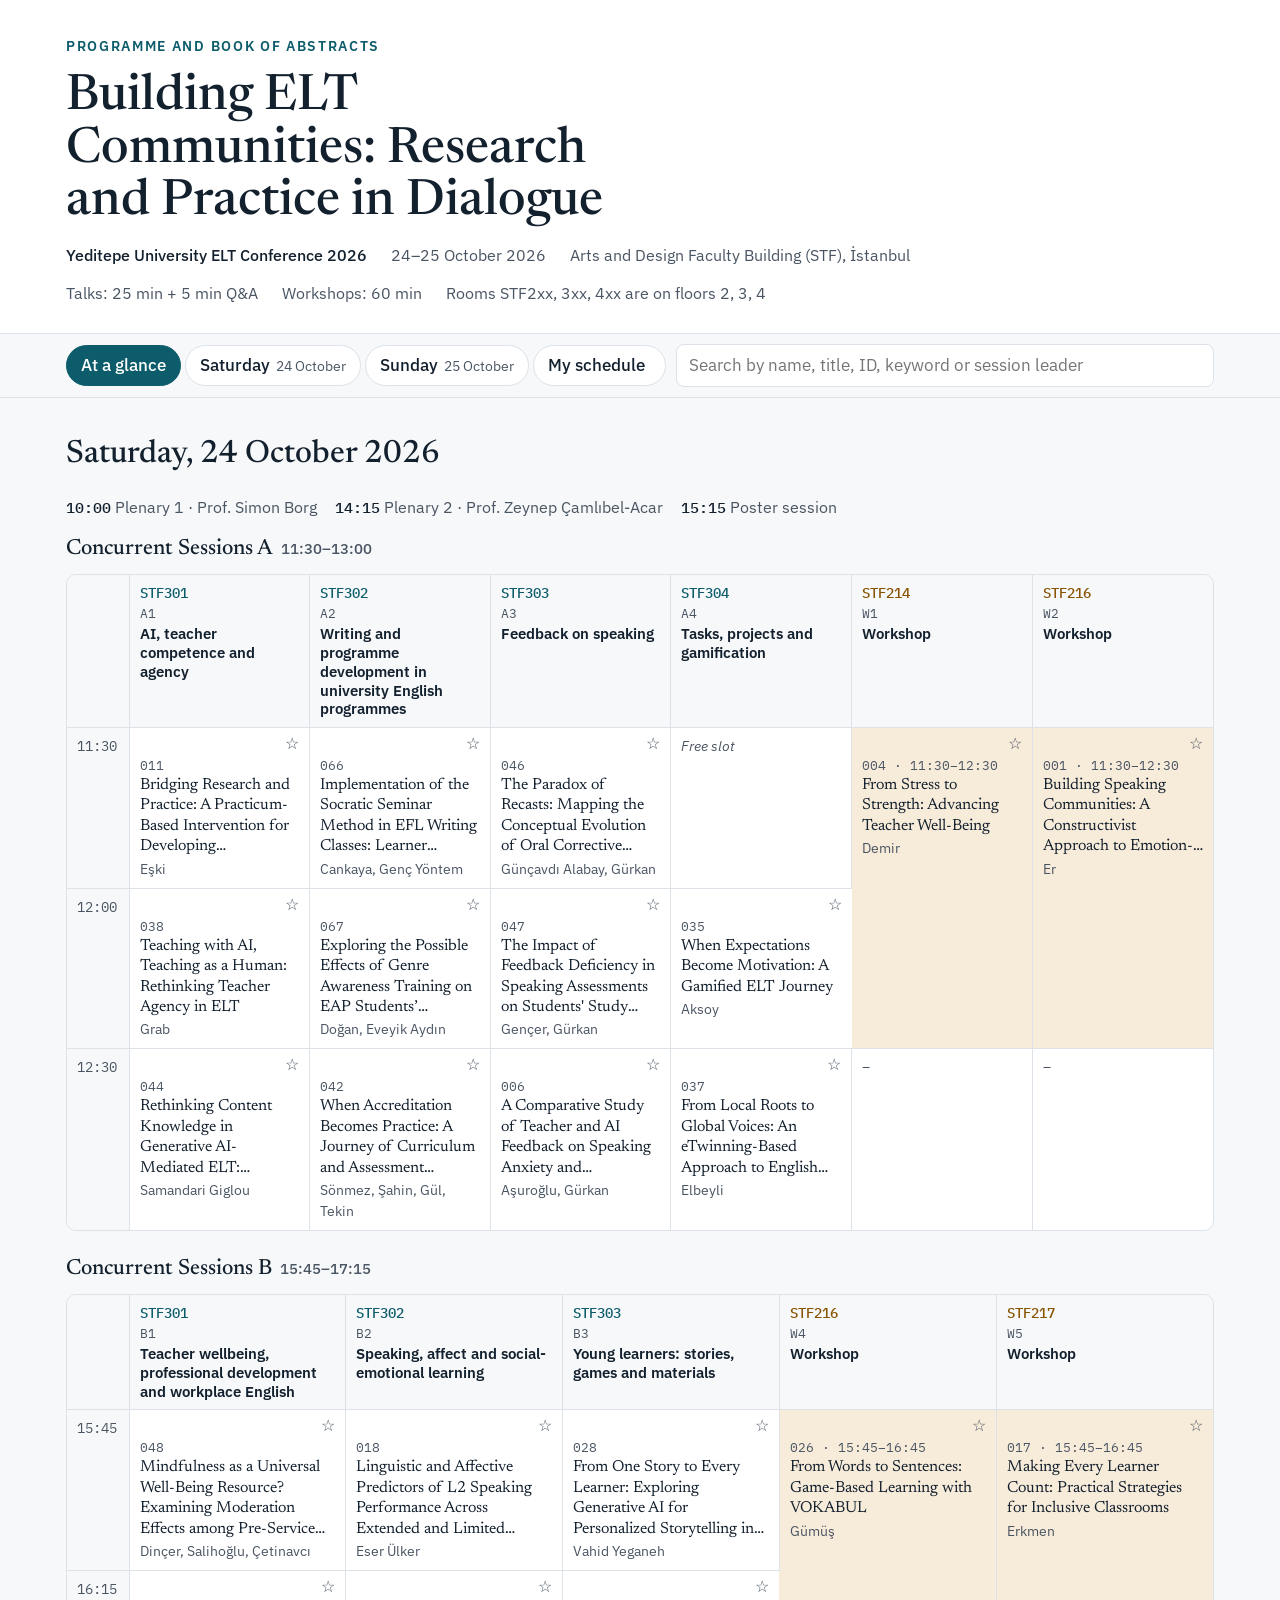
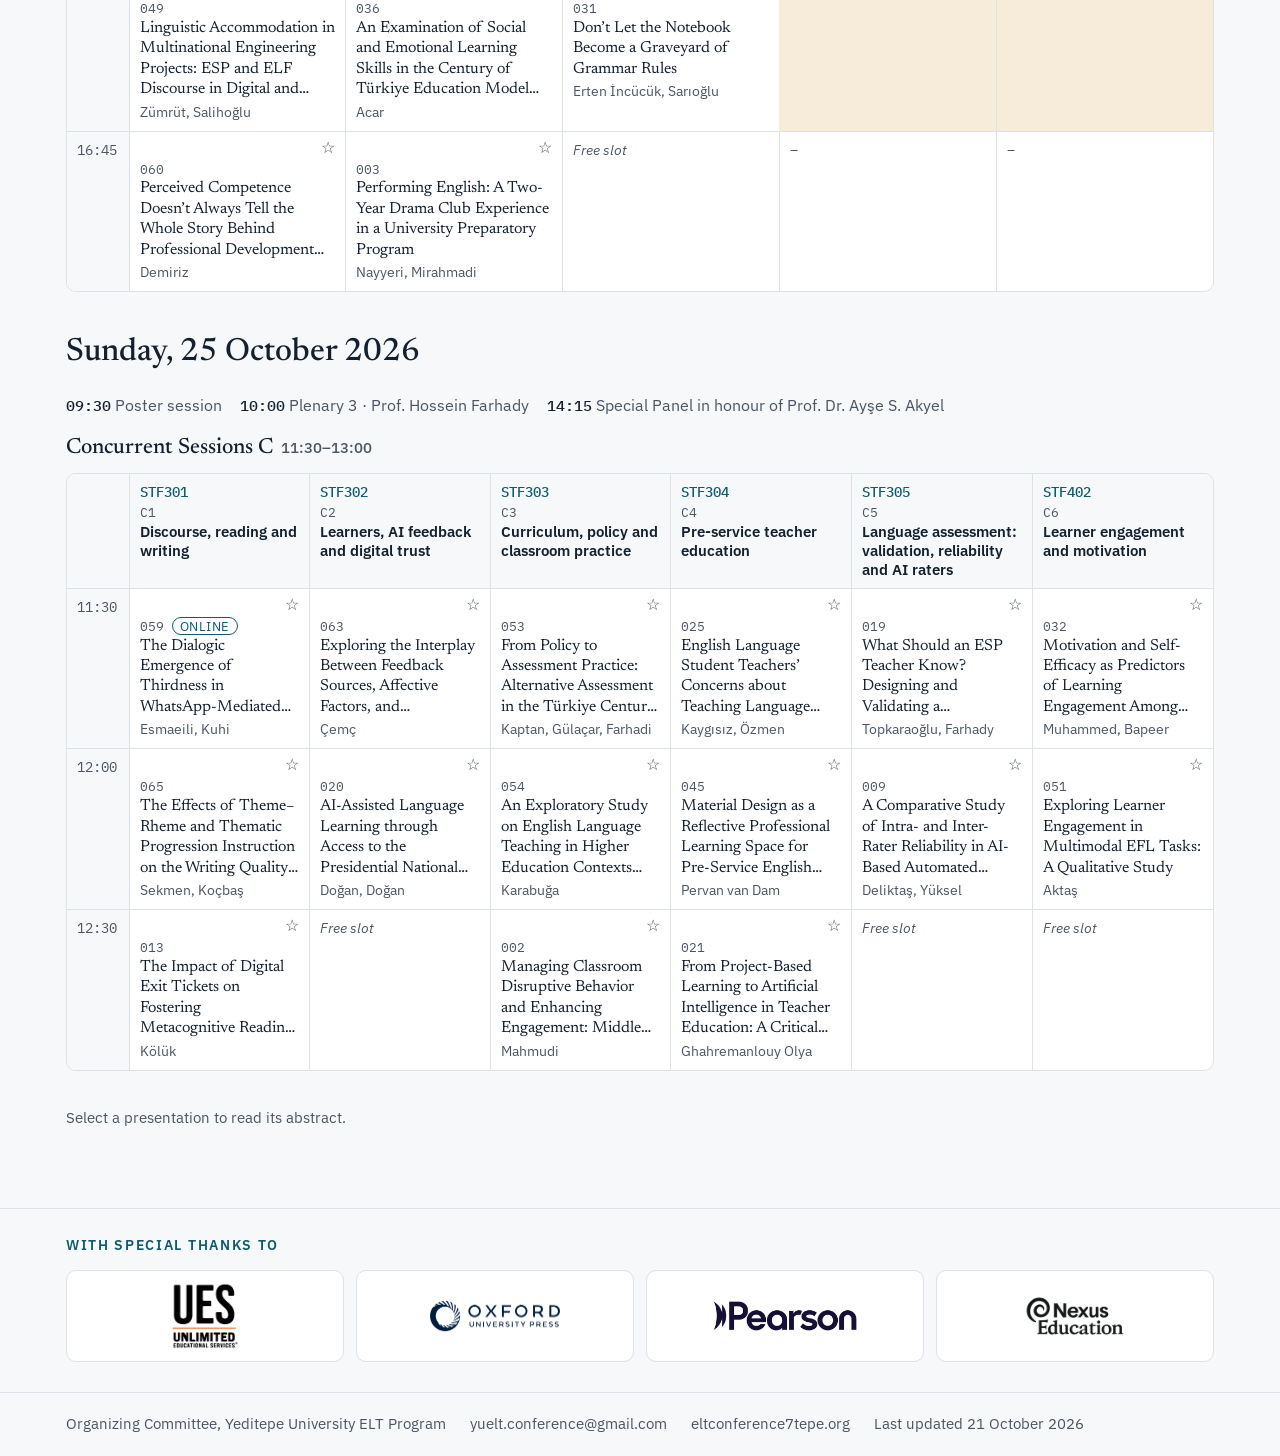
<file: booklet.html>
<!doctype html>
<html lang="en">
<head>
<meta charset="utf-8">
<meta name="viewport" content="width=device-width, initial-scale=1, viewport-fit=cover">
<meta name="description" content="Programme and Book of Abstracts of the Yeditepe University ELT Conference 2026, Building ELT Communities: Research and Practice in Dialogue, 24–25 October 2026, İstanbul.">
<meta property="og:title" content="Programme and Book of Abstracts | Yeditepe University ELT Conference 2026">
<meta property="og:description" content="Programme and Book of Abstracts of the Yeditepe University ELT Conference 2026, Building ELT Communities: Research and Practice in Dialogue, 24–25 October 2026, İstanbul.">
<meta property="og:type" content="website">
<style>
html{color-scheme:light}
:root{padding-top:env(safe-area-inset-top,0px);padding-bottom:env(safe-area-inset-bottom,0px)}
body{margin:0}
img{max-width:100%}
[hidden]{display:none!important}
</style>
<title>Programme and Book of Abstracts | Yeditepe University ELT Conference 2026</title>
<link rel="preconnect" href="https://fonts.googleapis.com">
<link rel="preconnect" href="https://fonts.gstatic.com" crossorigin>
<link rel="stylesheet" href="https://fonts.googleapis.com/css2?family=Newsreader:ital,opsz,wght@0,6..72,400;0,6..72,500;0,6..72,600;1,6..72,400&family=IBM+Plex+Sans:wght@400;500;600&family=IBM+Plex+Mono:wght@400;500&display=swap">
<style>
/* Layout: masthead band, sticky day/search bar, then a time rail on the left with each block's rooms laid out as a grid of session panels */
:root{
  --paper:#F6F8F9; --surface:#FFFFFF; --ink:#13202E; --muted:#4A5563; --line:#DCE2E7;
  --accent:#0D5C6B; --accent-soft:#E2EFF1; --ws:#8A5300; --ws-soft:#F7EBDA; --draft:#7A4B00; --draft-soft:#FFF4DF; --live:#C2261B;
  --f-display:"Newsreader",Georgia,"Times New Roman",serif;
  --f-ui:"IBM Plex Sans",system-ui,-apple-system,"Segoe UI",sans-serif;
  --f-mono:"IBM Plex Mono",ui-monospace,Menlo,Consolas,monospace;
}
@media (prefers-color-scheme:dark){:root:not([data-theme="light"]){
  --paper:#0E151C; --surface:#151F29; --ink:#E5EBF0; --muted:#AEB8C4; --line:#26323F;
  --accent:#6DBCCB; --accent-soft:#16313A; --ws:#E2B467; --ws-soft:#33270F; --draft:#F0C77A; --draft-soft:#2E2412; --live:#FF6B5E; color-scheme:dark}}
:root[data-theme="dark"]{
  --paper:#0E151C; --surface:#151F29; --ink:#E5EBF0; --muted:#AEB8C4; --line:#26323F;
  --accent:#6DBCCB; --accent-soft:#16313A; --ws:#E2B467; --ws-soft:#33270F; --draft:#F0C77A; --draft-soft:#2E2412; --live:#FF6B5E; color-scheme:dark}
*{box-sizing:border-box}
body{background:var(--paper);color:var(--ink);font-family:var(--f-ui);font-size:17px;line-height:1.5}
.wrap{max-width:1180px;margin:0 auto;padding-left:max(16px,env(safe-area-inset-left,0px));padding-right:max(16px,env(safe-area-inset-right,0px))}
.draft{background:var(--draft-soft);color:var(--draft);font-size:15px;border-bottom:1px solid var(--line)}
.draft .wrap{padding-block:8px}
header.mast{border-bottom:1px solid var(--line);background:var(--surface)}
header.mast .wrap{padding-block:36px 28px;display:grid;gap:14px}
.eyebrow{font-size:14px;letter-spacing:.12em;text-transform:uppercase;color:var(--accent);font-weight:600}
h1{font-family:var(--f-display);font-weight:500;font-size:clamp(30px,5vw,50px);line-height:1.05;margin:0;text-wrap:balance;max-width:20ch}
.meta{display:flex;flex-wrap:wrap;gap:8px 24px;color:var(--muted);font-size:16px}
.meta b{color:var(--ink);font-weight:500}
.bar{position:sticky;top:env(safe-area-inset-top,0px);z-index:5;background:var(--paper);border-bottom:1px solid var(--line)}
body::before{content:"";position:fixed;inset:0 0 auto;height:env(safe-area-inset-top,0px);z-index:10;background:var(--paper)}
.bar .wrap{padding-block:10px;display:flex;flex-wrap:wrap;gap:10px;align-items:center}
.tabs{display:flex;gap:4px}
.tab{font:inherit;font-weight:500;border:1px solid var(--line);background:var(--surface);color:var(--ink);padding:7px 14px;border-radius:999px;cursor:pointer}
.tab small{color:var(--muted);font-weight:400;margin-left:6px}
.tab[aria-selected="true"]{background:var(--accent);border-color:var(--accent);color:var(--surface)}
.tab[aria-selected="true"] small{color:inherit;opacity:.8}
.search{flex:1 1 220px;min-width:0;display:flex}
.search input{width:100%;font:inherit;padding:8px 12px;border:1px solid var(--line);border-radius:8px;background:var(--surface);color:var(--ink)}
.toggle{font:inherit;font-size:15px;background:none;border:none;color:var(--accent);cursor:pointer;padding:6px 4px;text-decoration:underline;text-underline-offset:3px}
:focus-visible{outline:2px solid var(--accent);outline-offset:2px}
main>.wrap{padding-block:24px 64px}
.dayhead{display:flex;align-items:baseline;gap:12px;flex-wrap:wrap;margin:8px 0 18px}
.dayhead h2{font-family:var(--f-display);font-weight:500;font-size:32px;margin:0}
.dayhead span{color:var(--muted)}
.row{display:grid;grid-template-columns:130px minmax(0,1fr);gap:18px;padding-block:14px;border-top:1px solid var(--line)}
.time{font-family:var(--f-mono);font-size:15px;color:var(--muted);font-variant-numeric:tabular-nums;padding-top:3px}
.ev-title{font-weight:500}
.ev-place{color:var(--muted);font-size:15.5px}
.ev-sub{font-family:var(--f-display);font-size:19.5px;font-style:italic;margin-top:2px}
.row.break .ev-title{color:var(--muted);font-weight:400}
.row.plenary .ev-title{font-family:var(--f-display);font-size:23px}
.blockhead{display:flex;flex-wrap:wrap;gap:6px 14px;align-items:baseline;margin-bottom:12px}
.blockhead strong{font-family:var(--f-display);font-size:23px;font-weight:500}
.blockhead span{color:var(--muted);font-size:15.5px}
.grid{display:grid;grid-template-columns:repeat(auto-fill,minmax(320px,1fr));gap:12px}
.sess{background:var(--surface);border:1px solid var(--line);border-radius:10px;padding:14px 16px;display:grid;gap:12px;align-content:start;min-width:0}
.sess-top{display:flex;justify-content:space-between;gap:10px;align-items:start}
.code{font-family:var(--f-mono);font-size:14px;color:var(--muted)}
.room{font-family:var(--f-mono);font-size:14.5px;font-weight:500;background:var(--accent-soft);color:var(--accent);padding:2px 8px;border-radius:4px;white-space:nowrap}
.sess.ws .room{background:var(--ws-soft);color:var(--ws)}
.sess-theme{font-weight:600;font-size:16.5px;line-height:1.35;margin-top:2px}
.chair{font-size:14.5px;color:var(--muted);margin-top:4px}
.chair b{font-weight:500;color:var(--ink)}
.chair .tba{font-style:italic}
.talk{display:grid;gap:3px;padding-top:10px;border-top:1px dashed var(--line)}
.talk-meta{display:flex;flex-wrap:wrap;gap:4px 10px;font-family:var(--f-mono);font-size:14px;color:var(--muted);font-variant-numeric:tabular-nums}
.talk-meta .t{color:var(--ink);font-weight:500}
.pill{font-family:var(--f-ui);font-size:12.5px;letter-spacing:.04em;text-transform:uppercase;border:1px solid var(--line);border-radius:999px;padding:0 7px}
.pill.online{border-color:var(--accent);color:var(--accent)}
.talk-title{font-family:var(--f-display);font-size:19.5px;line-height:1.3;font-weight:500;text-wrap:pretty}
.talk-by{font-size:15.5px}
.talk-aff{font-size:14.5px;color:var(--muted)}
details{margin-top:4px}
summary{cursor:pointer;color:var(--accent);font-size:15px;font-weight:500;list-style:none;width:max-content}
summary::-webkit-details-marker{display:none}
summary::before{content:"+ ";font-family:var(--f-mono)}
details[open] summary::before{content:"– "}
.abs{font-family:var(--f-display);font-size:18px;line-height:1.6;margin-top:8px;max-width:65ch}
.abs p{margin:0 0 .7em}
.kw{font-size:14.5px;color:var(--muted);margin-top:4px}
.kw b{font-weight:600;color:var(--ink)}
.posters{display:grid;grid-template-columns:repeat(auto-fill,minmax(290px,1fr));gap:12px}
.posters .sess{gap:6px}
.note{color:var(--muted);font-size:15px;margin-top:6px}
.empty{color:var(--muted);padding:24px 0}
mark{background:var(--draft-soft);color:inherit;padding:0 1px}
.glance-day{margin-bottom:36px}
.glance-fixed{display:flex;flex-wrap:wrap;gap:6px 18px;font-size:15.5px;color:var(--muted);margin:0 0 14px}
.glance-fixed b{color:var(--ink);font-weight:500;font-family:var(--f-mono);font-size:14.5px;margin-right:4px}
.gblock{margin:0 0 22px}
.gblock h3{font-family:var(--f-display);font-weight:500;font-size:22px;margin:0 0 8px}
.gblock h3 span{font-family:var(--f-ui);font-size:15px;color:var(--muted);margin-left:8px}
.gscroll{overflow-x:auto;border:1px solid var(--line);border-radius:10px;background:var(--surface)}
table.g{border-collapse:collapse;width:100%;min-width:860px;table-layout:fixed}
table.g th,table.g td{border-bottom:1px solid var(--line);border-right:1px solid var(--line);padding:8px 10px;vertical-align:top;text-align:left}
table.g tr>*:last-child{border-right:none}
table.g tbody tr:last-child>*{border-bottom:none}
table.g thead th{font-weight:400;background:var(--paper)}
table.g th.slot{width:62px;font-family:var(--f-mono);font-size:14px;color:var(--muted);font-weight:400;background:var(--paper)}
.gh-room{font-family:var(--f-mono);font-size:14px;color:var(--accent);font-weight:500}
.gh-ws .gh-room{color:var(--ws)}
.gh-theme{font-size:14.5px;font-weight:600;line-height:1.3;margin-top:2px}
.gh-code{font-family:var(--f-mono);font-size:12.5px;color:var(--muted)}
.gcell{display:block;width:100%;text-align:left;font:inherit;background:none;border:none;padding:0;color:inherit;cursor:pointer}
.gcell:hover .gt{color:var(--accent);text-decoration:underline;text-underline-offset:2px}
.gid{font-family:var(--f-mono);font-size:12.5px;color:var(--muted)}
.gt{font-family:var(--f-display);font-size:16px;line-height:1.28;display:-webkit-box;-webkit-line-clamp:4;-webkit-box-orient:vertical;overflow:hidden}
.gby{font-size:14px;color:var(--muted);margin-top:2px}
td.ws{background:var(--ws-soft)}
td.free{color:var(--muted);font-size:14px;font-style:italic}
.flash{animation:flash 1.6s ease-out}
@keyframes flash{0%{box-shadow:0 0 0 3px var(--accent)}100%{box-shadow:0 0 0 0 transparent}}
@media (prefers-reduced-motion:reduce){.flash{animation:none}}
.live{display:inline-flex;align-items:center;gap:5px;font-family:var(--f-ui);font-size:12.5px;font-weight:600;letter-spacing:.06em;text-transform:uppercase;color:var(--live);border:1px solid var(--live);border-radius:999px;padding:0 8px 0 6px;line-height:18px;vertical-align:middle}
.live::before{content:"";width:7px;height:7px;border-radius:50%;background:var(--live);animation:blink 1.2s ease-in-out infinite}
@keyframes blink{0%,100%{opacity:1}50%{opacity:.15}}
@media (prefers-reduced-motion:reduce){.live::before{animation:none}}
.sess.is-live,td.is-live{box-shadow:inset 0 0 0 2px var(--live)}
.livebar{display:flex;flex-wrap:wrap;gap:6px 14px;align-items:center;font-size:15.5px;margin:0 0 16px;padding:10px 14px;border:1px solid var(--live);border-radius:10px;background:var(--surface)}
.star{font:inherit;font-size:13px;font-weight:500;border:1px solid var(--line);background:var(--surface);color:var(--accent);border-radius:999px;padding:3px 11px;cursor:pointer;justify-self:start;margin-top:6px}
.star[aria-pressed="true"]{background:var(--accent);border-color:var(--accent);color:var(--surface)}
.gstar{float:right;font-size:16px;line-height:1;border:none;background:none;color:var(--muted);cursor:pointer;padding:0 0 4px 6px}
.gstar[aria-pressed="true"]{color:var(--accent)}
td.picked{background:var(--accent-soft)}
.mine-day{margin-bottom:28px}
.mine-row{display:grid;grid-template-columns:130px minmax(0,1fr) auto;gap:14px;align-items:start;padding-block:14px;border-top:1px solid var(--line)}
.mine-row .where{font-family:var(--f-mono);font-size:13px;color:var(--accent);font-weight:500}
.mine-row .gotobtn{font:inherit;background:none;border:none;padding:0;text-align:left;cursor:pointer;color:inherit}
.mine-row .gotobtn:hover .talk-title{color:var(--accent);text-decoration:underline;text-underline-offset:2px}
.clash{display:inline-block;font-size:12.5px;font-weight:600;color:var(--live);margin-top:4px}
.empty-mine{background:var(--surface);border:1px dashed var(--line);border-radius:10px;padding:22px 20px;max-width:60ch}
.empty-mine h3{font-family:var(--f-display);font-weight:500;font-size:22px;margin:0 0 6px}
.mine-note{color:var(--muted);font-size:14px;margin:0 0 14px}
@media (max-width:640px){.mine-row{grid-template-columns:1fr}}
footer{border-top:1px solid var(--line);color:var(--muted);font-size:15px}
footer .wrap{padding-block:20px;display:flex;flex-wrap:wrap;gap:6px 24px}
@media (max-width:640px){.row{grid-template-columns:1fr;gap:6px}.time{padding-top:0}}
@media (max-width:520px){.tab small{display:none}.tab{padding:7px 12px}}
@media (prefers-reduced-motion:reduce){*{scroll-behavior:auto!important}}
.thanks{border-top:1px solid var(--line)}
.thanks .wrap{padding-block:26px 30px;display:grid;gap:14px}
.thanks h2{font-size:14px;letter-spacing:.12em;text-transform:uppercase;color:var(--accent);font-weight:600;margin:0}
.thanks ul{list-style:none;margin:0;padding:0;display:grid;grid-template-columns:repeat(auto-fit,minmax(150px,1fr));gap:12px}
.thanks li{background:#fff;border:1px solid var(--line);border-radius:10px;height:92px;display:flex;align-items:center;justify-content:center;padding:12px 18px}
.thanks img{display:block;max-width:100%;width:auto}
.thanks .sp-sq img{height:68px}.thanks .sp-mid img{height:44px}.thanks .sp-wide img{height:40px}
</style>
</head>
<body>


<header class="mast"><div class="wrap">
  <div class="eyebrow">Programme and Book of Abstracts</div>
  <h1>Building ELT Communities: Research and Practice in Dialogue</h1>
  <div class="meta">
    <span><b>Yeditepe University ELT Conference 2026</b></span>
    <span>24–25 October 2026</span>
    <span>Arts and Design Faculty Building (STF), İstanbul</span>
  </div>
  <div class="meta">
    <span>Talks: 25 min + 5 min Q&amp;A</span><span>Workshops: 60 min</span><span>Rooms STF2xx, 3xx, 4xx are on floors 2, 3, 4</span>
  </div>
</div></header>
<div class="bar"><div class="wrap">
  <div class="tabs" role="tablist" id="tabs"></div>
  <label class="search" for="q"><input id="q" type="search" placeholder="Search by name, title, ID, keyword or session leader" autocomplete="off"></label>
  <button class="toggle" id="expand" type="button">Open all abstracts</button>
</div></div>
<main><div class="wrap"><div class="livebar" id="livebar" hidden></div><div id="out"></div></div></main>
<section class="thanks" aria-labelledby="thanks-h"><div class="wrap"><h2 id="thanks-h">With special thanks to</h2><ul><li class="sp-sq"><img src="[data-uri]" alt="Unlimited Educational Services"></li><li class="sp-wide"><img src="[data-uri]" alt="Oxford University Press"></li><li class="sp-wide"><img src="[data-uri]" alt="Pearson"></li><li class="sp-mid"><img src="[data-uri]" alt="Nexus Education"></li></ul></div></section>
<footer><div class="wrap"><span>Organizing Committee, Yeditepe University ELT Program</span><span id="mail"></span><span>eltconference7tepe.org</span><span>Last updated 21 October 2026</span></div></footer>

<script id="data" type="application/json">[{"key": "sat", "label": "Saturday", "date": "24 October 2026", "items": [{"kind": "break", "t": "08:30–09:30", "title": "Registration and welcome coffee", "place": "Entrance Hall", "sub": ""}, {"kind": "event", "t": "09:30–10:00", "title": "Opening remarks", "place": "Conference Hall, 8th floor", "sub": ""}, {"kind": "plenary", "t": "10:00–11:00", "title": "Plenary 1 · Prof. Simon Borg", "place": "Conference Hall, 8th floor", "sub": "Collaborative Professional Development"}, {"kind": "break", "t": "11:00–11:30", "title": "Coffee break", "place": "Foyer, 8th floor", "sub": ""}, {"kind": "block", "name": "A", "t": "11:30–13:00", "sessions": [{"code": "A1", "room": "STF301", "theme": "AI, teacher competence and agency", "chair": "Oğuz Kırer", "talks": [{"id": "YUELTABS-011", "t": "11:30", "e": "12:00", "by": "Meltem Eşki", "ti": "Bridging Research and Practice: A Practicum-Based Intervention for Developing Professional AI Competence in Pre-service English Language Teachers", "fmt": "Research paper", "aff": "Muğla Sıtkı Koçman University", "abs": "As generative artificial intelligence (GenAI) becomes increasingly integrated into English language education, teacher education must prepare future teachers to use these technologies in pedagogically informed, ethical, and contextually appropriate ways. Although emerging research has begun to conceptualise the competencies required for AI-mediated teaching, less is known about how these competencies can be developed through authentic teacher education experiences. Addressing this gap, this study reports on a research-informed practicum intervention designed to bridge theoretical understandings of professional AI competence with authentic teaching experiences during the practicum.\n\nThe 12-week intervention was implemented within a fourth-year teaching practicum in an undergraduate English Language Teaching programme in Türkiye and was informed by the Professional Generative AI Competence (P-GenAI-C) Framework (Moorhouse et al., 2024). Five pre-service English language teachers completed structured GenAI-supported activities embedded in classroom observation, lesson planning, teaching, and reflective practice during placements in state primary schools. Using a qualitative longitudinal design, data were collected through pre- and post-intervention interviews, weekly reflective journals, and lesson plans.\n\nFindings indicate that participants progressed from using AI primarily as a productivity tool to exercising context-sensitive professional judgement. They increasingly evaluated AI-generated content in relation to learners' needs, curricular goals, classroom realities, and ethical considerations, demonstrating more reflective and responsible pedagogical decision-making. The study demonstrates how a structured practicum intervention can foster professional AI competence while strengthening the connection between educational research and classroom practice. It concludes by offering practical implications for ELT practitioners seeking to support thoughtful, human-centred AI integration through authentic professional learning experiences.", "kw": "Professional Generative AI Competence (P-GenAI-C), initial teacher education (ITE), practicum-based teacher development, ethical AI integration", "online": false}, {"id": "YUELTABS-038", "t": "12:00", "e": "12:30", "by": "Melissa Özlem Grab", "ti": "Teaching with AI, Teaching as a Human: Rethinking Teacher Agency in ELT", "fmt": "Research paper", "aff": "Giresun University", "abs": "The growing presence of generative artificial intelligence (AI) in English language teaching (ELT) is reshaping how teachers design instruction, provide feedback, develop materials, and respond to learners’ needs. Although AI technologies can expand teachers’ pedagogical possibilities, their increasing use also raises important questions about teacher agency and professional responsibility. This research examines how teacher agency can be conceptualized in AI-mediated ELT, with particular attention to the human judgments that remain central to effective teaching. Drawing on perspectives on teacher agency, pedagogical judgment, and technology-enhanced language education, the research argues that meaningful AI integration requires teachers to remain active decision-makers rather than passive users of automated recommendations. Teacher agency involves determining when AI can enhance learning, when its limitations require human intervention, and when conventional pedagogical approaches may be more appropriate. Particular attention is given to teachers’ capacity to critically evaluate AI-generated content, recognize potential bias and inaccuracies, protect learner autonomy, and align AI use with instructional goals and contextual needs. The research proposes that language teacher education should move beyond technical AI competence toward the development of critical, ethical, and pedagogically grounded forms of teacher agency. Ultimately, teaching with AI should not diminish the human dimension of ELT; instead, it should reinforce the distinctive professional judgment, relational expertise, and responsibility of language teachers.", "kw": "generative artificial intelligence, teacher agency, English language teaching, pedagogical judgment, language teacher education", "online": false}, {"id": "YUELTABS-044", "t": "12:30", "e": "13:00", "by": "Somaiyeh Samandari Giglou", "ti": "Rethinking Content Knowledge in Generative AI-Mediated ELT: Implications for Teacher Expertise and Professional Identity", "fmt": "Research paper", "aff": "Bahçeşehir College, Istanbul", "abs": "Generative AI (GenAI) can now generate and mediate English-language content, raising the question of whether traditional accounts of teacher knowledge remain sufficient. This conceptual paper asks: how might GenAI reshape the nature and function of English language teachers’ Content Knowledge (CK)? CK, a teacher’s own command of the subject matter, is distinguished from Pedagogical Content Knowledge (PCK), which concerns how that subject matter is represented and adapted for particular learners. Existing AI-TPACK and Intelligent-TPACK frameworks focus mainly on the additional knowledge teachers need to use AI effectively, leaving CK itself largely unexamined.\n\nThe paper uses a critical conceptual synthesis of purposively selected, peer-reviewed literature on TPACK and teacher knowledge, AI-TPACK and Intelligent-TPACK, teacher–AI interaction and epistemic agency, and ELT teacher expertise and professional identity. The selection prioritised work published since 2024, alongside foundational texts. Sources were analysed thematically to trace continuities, tensions, and gaps. No empirical data were collected.\n\nThe synthesis shows that existing frameworks add competences around a CK treated as stable. The paper proposes instead that, in AI-mediated environments, CK increasingly involves the capacity to exercise informed judgment over AI-generated content: evaluating, verifying, contextualising, and pedagogically transforming it. This does not diminish CK’s importance: deeper content expertise becomes essential for judging accuracy, relevance, and appropriateness.\n\nImplications follow for ELT teacher education and professional development, which may need to treat judgment over AI-mediated content as part of CK itself; for teachers’ professional authority and identity; and for future empirical research on how teachers exercise this judgment in real classrooms.", "kw": "generative AI, content knowledge, teacher expertise, AI-TPACK, English language teaching", "online": false}]}, {"code": "A2", "room": "STF302", "theme": "Writing and programme development in university English programmes", "chair": "Ece Genç Yöntem", "talks": [{"id": "YUELTABS-066", "t": "11:30", "e": "12:00", "by": "Hatice Cankaya, Ece Genç Yöntem", "ti": "Implementation of the Socratic Seminar Method in EFL Writing Classes: Learner Perceptions", "fmt": "Research paper", "aff": "İstanbul 29 Mayıs University; Yeditepe University", "abs": "The Socratic Seminar method, rooted in the Socratic questioning technique, involves open-ended question-based discussions based on shared texts in class. Positioning learners as active participants and teachers as facilitators, this method aims to help learners explore ideas through collaborative meaning making and engagement. Although the effect of this method has been explored within English reading and speaking skills, there is a lack of studies examining its classroom implementation for EFL writing. Therefore, this qualitative study focuses on the implementation of the Socratic Seminar method as a dialogic pre-writing strategy at tertiary-level EFL writing classes and reports the learner perceptions on its effects on the writing processes, specifically planning, organizing, generating ideas, and learners’ confidence and willingness to write. To this end, the Socratic Seminar method was employed in an EFL writing course with 18 Turkish EFL learners at A2 level of language proficiency in an English language preparatory program. The intervention lasted four weeks, and data were gathered through semi-structured interviews with nine students purposefully selected based on their writing performance and reflective written responses collected from the 18 students. Following the qualitative data analyses, the findings revealed perceived improvements in learners’ idea generation, planning, organization, confidence, willingness to write, and time management during writing. The study offers valuable implications for teaching EFL writing in the AI era as learners may depend on online tools for idea generation rather than using their thinking and cognitive skills.", "kw": "Socratic Seminar, EFL writing, writing process, dialogic teaching", "online": false}, {"id": "YUELTABS-067", "t": "12:00", "e": "12:30", "by": "Duygu Doğan, Evrim Eveyik Aydın", "ti": "Exploring the Possible Effects of Genre Awareness Training on EAP Students’ Argumentative Writing", "fmt": "Research paper", "aff": "Istanbul 29 Mayıs University; Yeditepe University", "abs": "Writing argumentative essays can be challenging for EAP students, particularly when organizing ideas, supporting claims, and addressing opposing views. This study explored changes in students’ argumentative writing following genre-focused instruction and examined their perceptions of the writing process. A classroom-based mixed-methods action research design was used with 17 first-year Turkish Language and Literature students enrolled in an EAP course at a foundation university in Istanbul, Türkiye. During a ten-week intervention, students participated in genre-focused activities and learned to analyze and develop arguments using the Toulmin Model of Argumentation. Data were collected through pre-treatment, post-treatment, and delayed post-treatment argumentative essays, reflective observation notes, and open-ended questions. Essays were scored using a Toulmin-based rubric and analyzed statistically, while qualitative data were analyzed thematically. Students’ writing scores increased significantly after the intervention and remained above their initial level at the delayed assessment, with the greatest improvement observed in the use of counterarguments. Students also demonstrated greater awareness of argumentative text structure and adopted more deliberate writing strategies, with increased attention to audience and purpose. Planning became more independent, while monitoring and evaluation developed more gradually. These findings suggest that integrating genre awareness into EAP instruction, alongside support for planning, monitoring, and evaluation, may strengthen both students’ argumentative writing and their writing processes.", "kw": "genre awareness, metacognitive strategies, argumentative writing, EAP", "online": false}, {"id": "YUELTABS-042", "t": "12:30", "e": "13:00", "by": "Banu Sönmez, Salih Şahin, Burcu Gül, Pelin Tekin", "ti": "When Accreditation Becomes Practice: A Journey of Curriculum and Assessment Development", "fmt": "Practice-based presentation", "aff": "Fenerbahçe University", "abs": "Accreditation in foreign language education is often perceived as a documentation-heavy compliance exercise. This practice-based presentation reflects on how an international accreditation self-study and external review became a developmental process in a university English preparatory program in Türkiye, where students progress from A1 to B2+ for English-medium study. Previously, curriculum and assessment decisions were often made in isolation, with limited follow-up.\n\nThree changes were made. First, course goals, learning outcomes, weekly plans, materials and assessments were mapped across proficiency levels to check vertical alignment. Second, curriculum and assessment were reviewed as one system: rubrics were simplified, standardization and moderation were strengthened, and graded components that no longer produced trustworthy evidence became formative in-class practice. Third, review cycles became traceable through tracking tables specifying the issue, evidence, action, responsible party, timeline and follow-up, informed by achievement data and student and faculty feedback.\n\nOutcomes are illustrated through a case at the A2–B1 transition, where success in one B1 module had fallen to 59%. Grammar sequencing, writing progression, reading materials and pacing were revised. The following semester, success in a different module rose from 70% to 86%. As several changes coincided, this is treated as preliminary evidence, not proof of impact. Moderation reports also indicated more consistent rubric interpretation.\n\nParticipants will leave with a seven-step practice loop and an adaptable review-to-action tracking template to strengthen curriculum–assessment alignment and shared responsibility in their own programs, with or without formal accreditation.", "kw": "accreditation, curriculum alignment, language assessment, quality assurance, English preparatory programs", "online": false}]}, {"code": "A3", "room": "STF303", "theme": "Feedback on speaking", "chair": "Serkan Gürkan", "talks": [{"id": "YUELTABS-046", "t": "11:30", "e": "12:00", "by": "Gizem Günçavdı Alabay, Serkan Gürkan", "ti": "The Paradox of Recasts: Mapping the Conceptual Evolution of Oral Corrective Feedback Research", "fmt": "Research paper", "aff": "Bursa Uludağ University; Faculty of Education, Kocaeli University", "abs": "Oral corrective feedback (OCF) has been widely studied in second language acquisition, yet its core constructs—particularly recasts—remain conceptually contested. This study addresses this tension, conceptualized as the “paradox of recasts,” by mapping the intellectual and thematic evolution of OCF research. Using a mixed-method design, the study combines bibliometric analysis with qualitative thematic synthesis. A dataset of 536 SSCI-indexed articles between 2000 and 2026 from the Web of Science Core Collection was analysed using Bibliometrix and Biblioshiny. The analysis includes publication trends, conceptual structures, and thematic evolution, complemented by an in-depth examination of highly cited and recent studies. The findings indicate that OCF research has shifted from a focus on feedback effectiveness toward a more complex understanding involving cognitive, interactional, and contextual factors. Although recasts remain structurally central in the field, their effectiveness appears highly context-dependent, reflecting a persistent conceptual instability. By integrating large-scale mapping with thematic analysis, this study offers a more comprehensive account of OCF research and highlights the need for context-sensitive and ecologically valid approaches to feedback in language learning.", "kw": "oral corrective feedback, recasts, bibliometric analysis, thematic analysis, second language acquisition", "online": false}, {"id": "YUELTABS-047", "t": "12:00", "e": "12:30", "by": "Zeynep Dilruba Gençer, Serkan Gürkan", "ti": "The Impact of Feedback Deficiency in Speaking Assessments on Students' Study Strategies", "fmt": "Research paper", "aff": "Kocaeli University", "abs": "Feedback plays a crucial role in language assessment, particularly in fostering and supporting productive skills such as speaking. While most studies in the literature have investigated the effects and benefits of constructive feedback, the present research focuses on university preparatory students’ perspectives regarding the effects of insufficient feedback in speaking exams on their post-exam study strategies. The theoretical framework of this study is grounded in Self-Regulated Learning (SRL) model, with the aim of examining the autonomous study habits and compensatory strategies developed by students when they are unable to receive immediate and sufficient feedback. In this qualitative research, data were collected through interviews with 20 tertiary-level students from diverse academic disciplines, using open-ended written questions. The collected data were analyzed through the six-stage thematic analysis process. Findings revealed that students could not effectively develop self-regulation strategies when the constructive feedback was not provided, and that exam results did not appear to have an impact on changes in their study strategies. These findings suggest that the absence of sufficient feedback may limit students’ opportunities to identify their weaknesses and make informed adjustments to their learning practices. Therefore, providing adequate feedback in speaking assessment may be important for supporting students’ awareness of their learning needs and encouraging more purposeful post-exam study practices. The study consequently highlights the importance of considering feedback as an integral component of assessment rather than merely as a supplementary practice. This perspective also emphasizes the need to examine assessment practices from learners’ perspectives.", "kw": "feedback, speaking skills, assessment, self-regulating", "online": false}, {"id": "YUELTABS-006", "t": "12:30", "e": "13:00", "by": "Yeşim Aşuroğlu, Serkan Gürkan", "ti": "A Comparative Study of Teacher and AI Feedback on Speaking Anxiety and Performance of EFL Learners", "fmt": "Research paper", "aff": "Kocaeli University", "abs": "Speaking anxiety remains a significant challenge for learners of English as a Foreign Language (EFL), and recent developments in artificial intelligence (AI) have raised questions about the role of technology in providing feedback in speaking instruction. However, limited research has directly compared the effects of AI feedback and teacher feedback on both speaking anxiety and speaking performance, especially among lower-level EFL learners. This study aimed to compare the effects of AI feedback and teacher feedback on EFL learners’ speaking anxiety and speaking performance in a preparatory program at a private university.\n\nThe study was conducted with 44 A2-level students and employed a quasi-experimental mixed methods design, including a control group receiving teacher feedback (n=22) and an experimental group receiving AI feedback (n=22). Both groups completed pre- and post-intervention surveys and speaking performance tests during a six-week intervention. Quantitative data were analyzed through independent samples and paired-samples t-tests, and qualitative data were collected through semi-structured interviews and analyzed using content analysis.\n\nThe quantitative findings indicated a reduction in speaking anxiety in both groups; however, the decrease in the AI feedback group was not statistically significant. Both groups demonstrated statistically significant improvement in speaking performance. Qualitative findings revealed that most participants preferred teacher feedback due to their trust in teachers’ expertise, detailed linguistic guidance, and emotional support. Participants in the AI feedback group described it positively as nonjudgemental, supportive, and rapid.\n\nOverall, the findings suggest that AI feedback may function as a beneficial supplementary tool for practice and awareness-raising, whereas teacher feedback remains essential for comprehensive instructional support and skill development. Particularly for learners at lower proficiency levels, teacher feedback appears to provide clearer guidance and more meaningful support. Accordingly, AI tools may be most effectively integrated as complementary rather than substitutes for teacher feedback in EFL speaking instruction.", "kw": "EFL, speaking anxiety, speaking performance, teacher feedback, AI feedback", "online": false}]}, {"code": "A4", "room": "STF304", "theme": "Tasks, projects and gamification", "chair": "Özden Oğul Bülbül", "talks": [{"id": "YUELTABS-035", "t": "12:00", "e": "12:30", "by": "Selda Aksoy", "ti": "When Expectations Become Motivation: A Gamified ELT Journey", "fmt": "Practice-based presentation", "aff": "Uğur Schools, Kartal Campus", "abs": "In a fourth-grade English classroom at Uğur Schools Kartal Campus, motivating young learners with different levels of language proficiency presented a continues challenge. Some students, particularly those with lower confidence or weaker language skills, hesitated to participate in speaking activities. This practice-based presentation explores how the Pygmalion Effect, combined with gamification and positive teacher expectations, can encourage participation and support language development.\n\nThe practice was implemented through four classroom activities: (1) Vocabulary Challenge: Students reviewed and practised target vocabulary through regular, game-based challenges. (2) Sentence-Building Challenge: Students used newly learned vocabulary and sentence structures to construct meaningful sentences. (3) Team Speaking Challenge: Students worked collaboratively to apply target language in speaking tasks, with participation and effort valued alongside performance. (4) Progress Tracking and Positive Reinforcement: Students’ progress was monitored, immediate feedback was provided, and achievements were acknowledged through small celebrations.\n\nClassroom observations indicated high engagement and enthusiasm. Students who initially avoided participation gradually became more willing to use English during sentence making activities. The practice also supported vocabulary retention and application, with fewer pronunciation and spelling errors observed. These findings are based on classroom observations rather than formal measurements.\n\nThe presentation offers colleagues an adaptable framework for combining positive expectations, structured challenges, collaborative learning, and consistent feedback. It highlights how recognising effort and progress, rather than focusing solely on competition, can help create a supportive environment in which young learners develop confidence, take linguistic risks, and engage more actively in English.", "kw": "Pygmalion effect, gamification, learner motivation", "online": false}, {"id": "YUELTABS-037", "t": "12:30", "e": "13:00", "by": "Sabiha Elbeyli", "ti": "From Local Roots to Global Voices: An eTwinning-Based Approach to English Language Learning through Sustainability", "fmt": "Practice-based presentation", "aff": "Ülfet Onart Anatolian High School", "abs": "Context and Rationale. Developing students' English communication skills through meaningful, real-life experiences remains an important challenge in language education. This practice-based presentation explores how sustainability-themed eTwinning activities can create authentic opportunities for secondary school students to use English while developing environmental awareness, creativity, and intercultural competence.\n\nDescription of the Practice. The Seeds of Hope eTwinning project connected English language learning with sustainability through collaborative, student-centred activities. Students explored local environmental issues, exchanged ideas with international partners, and created digital products using tools such as Padlet. Activities incorporated research, creative writing, presentations, and collaborative tasks. English served as a means of authentic communication, allowing students to connect local experiences with global perspectives.\n\nResults and Evidence. The project contributed to students' engagement in English language learning by providing meaningful opportunities for communication, creativity, and international collaboration. Students used English to explore sustainability issues, exchange ideas, and participate in collaborative activities. The implementation also highlighted the potential of project-based learning to connect language development with environmental awareness and intercultural understanding.\n\nImplications for Teaching Practice. The presentation offers practical, adaptable strategies for integrating sustainability, digital tools, and international collaboration into English lessons. Teachers will gain examples of classroom activities, collaborative tasks, and assessment approaches that can be implemented across different educational contexts, including classrooms with limited resources.", "kw": "eTwinning, sustainability, collaborative learning", "online": false}]}, {"code": "W1", "room": "STF214", "theme": "Workshop", "ws": true, "talks": [{"id": "YUELTABS-004", "t": "11:30", "e": "12:30", "by": "Bora Demir", "ti": "From Stress to Strength: Advancing Teacher Well-Being", "fmt": "Workshop", "aff": "Çanakkale Onsekiz Mart University", "abs": "This workshop aims to address the critical issue of occupational stress in education by guiding participants to identify individual and systemic sources of professional strength and establishing actionable coping mechanisms. Grounded in the principles of positive psychology and occupational health frameworks, the session moves beyond a deficit-based view of stress to focus actively on asset-building, emotional resilience, and well-being literacy.\n\nThe approach of this workshop is highly interactive and practice-based. Rather than relying solely on a lecture format, the session utilizes a collaborative reflection framework. Participants will engage in structured self-assessment activities to map their personal stress triggers alongside their existing internal and external resources. Following this, collaborative case-analysis and peer-coaching protocols will be used to co-construct practical, daily strategies for stress mitigation, cognitive reframing, and boundary setting.\n\nThe expected outcomes of this session include equipping educators with a personalized well-being toolkit and fostering a collaborative space for shared professional experiences. Participants will leave with a clear roadmap to transition from a state of preservation to active professional flourishing.\n\nThe workshop is relevant to the conference theme as it addresses teacher sustainability through a balanced focus on stress reduction and strength development, contributing to the cultivation of resilient and flourishing educational professionals. By cultivating teacher well-being, the session directly supports the sustainability of instructional quality, enhances teacher self-efficacy, and fosters healthier, more resilient learning environments for both educators and students.", "kw": "teacher well-being, resilience, coping with stress, mindfulness", "online": false}]}, {"code": "W2", "room": "STF216", "theme": "Workshop", "ws": true, "talks": [{"id": "YUELTABS-001", "t": "11:30", "e": "12:30", "by": "Mesut Er", "ti": "Building Speaking Communities: A Constructivist Approach to Emotion-Driven Speaking Pedagogy", "fmt": "Workshop", "aff": "İstek Denizli Schools", "abs": "Despite years of formal English instruction, many learners struggle with spontaneous spoken communication due to fear of making mistakes, limited opportunities for authentic interaction, and an overemphasis on accuracy. This presentation introduces a constructivist approach that positions communication as the driving force of language learning.\n\nGrounded in constructivist learning theory, Krashen’s Affective Filter Hypothesis, implicit learning, emotional memory, and discovery learning, the framework emphasises emotionally meaningful, socially interactive experiences through which learners actively construct knowledge.\n\nDrawing on secondary English language education, the presentation explores three interconnected components: community-building activities, gamified speaking tasks, and role-play simulations. These practices promote authentic interaction, collaboration, problem-solving, and negotiation of meaning while reducing speaking anxiety and encouraging participation. It also examines artificial intelligence as a supportive tool for lesson planning and feedback, while maintaining that human interaction and teacher facilitation remain central to learning.\n\nClassroom implementation has been associated with increased willingness to communicate, stronger learner engagement, greater confidence, and more cohesive classroom communities. The approach suggests that emotionally engaging experiences can support natural language development and help learners build communicative competence beyond the classroom.\n\nBy connecting established theories of second language acquisition with practical classroom applications, this presentation contributes to discussions on innovative English language teaching and offers adaptable strategies for creating interaction-rich environments that prepare learners for authentic academic, social, and professional communication.", "kw": "constructivist learning, speaking pedagogy, learner engagement, classroom community, experiential learning", "online": false}]}]}, {"kind": "break", "t": "13:00–14:00", "title": "Lunch", "place": "Social Facilities dining hall", "sub": ""}, {"kind": "plenary", "t": "14:15–15:15", "title": "Plenary 2 · Prof. Zeynep Çamlıbel-Acar", "place": "Conference Hall, 8th floor", "sub": "From Past Research to Future Classroom Inquiry: Insights, Examples, and New Possibilities"}, {"kind": "posters", "t": "15:15–15:45", "place": "Foyer, 8th floor", "talks": [{"id": "YUELTABS-050", "t": "", "e": "", "by": "Bengisu Yılmaz", "ti": "Co-Speech Gesture and Second-Language Comprehension: A Review of Multimodal Language Processing", "fmt": "Student poster", "aff": "Department of Foreign Language Education, Faculty of Education, Boğaziçi University", "abs": "Second-language (L2) comprehension is inherently multimodal, yet research differs on when co-speech gesture facilitates understanding. This focused literature review asks: How is gestural information integrated with spoken language during L2 comprehension, and under what conditions does this integration become facilitative?\n\nThe review synthesizes 17 core and supporting sources spanning experimental, review, meta-analytic, and pedagogical research on speech–gesture processing in L2 contexts. As a literature review, it involves no primary participants; the included empirical studies examine L2 learners, bilinguals, interpreters, and native-listener comparison groups across listening, audiovisual comprehension, and interpreting tasks. Studies were compared thematically according to speech–gesture congruency, semantic relatedness, temporal synchrony, learner proficiency, task demands, auditory conditions, speaker characteristics, cue informativeness, and outcome type. Particular attention was paid to whether studies measured processing-level integration, behavioral comprehension, or learning.\n\nAcross the reviewed literature, converging evidence indicates that gesture enters L2 language processing, but integration does not uniformly produce higher global comprehension scores. Semantic alignment consistently emerges as important, while temporal coordination also appears to shape speech–gesture processing. Benefits vary with learner characteristics, signal quality, task demands, and the informativeness of visual cues.\n\nFor ELT, these findings suggest that effective multimodal input depends less on increasing gesture frequency than on using semantically meaningful, well-timed, and contextually useful visual cues. The review therefore highlights the importance of distinguishing gesture integration from facilitation when translating psycholinguistic evidence into classroom practice.", "kw": "co-speech gesture, second-language comprehension, multimodal language processing, speech–gesture integration, multimodal ELT", "online": false}, {"id": "YUELTABS-056", "t": "", "e": "", "by": "Sude Altınoluk", "ti": "English Teacher Qualifications in Türkiye: Employer Expectations Amid Changing Teacher Education Pathways", "fmt": "Student poster", "aff": "Boğaziçi University", "abs": "Following decades of changes to pathways into English language teaching (ELT) in Türkiye, the establishment of the National Education Academy marks a new chapter. Before the Academy graduates its first students, this study examines online job advertisements to identify employers’ expectations.\n\nDrawing on previous research on the private ELT market, this qualitative study uses document analysis, involving skimming, reading, and interpretation, to examine 305 advertisements from online platforms Kariyer.net, LinkedIn, Indeed, and İŞKUR. It analyses workplace types, employment conditions, education and experience requirements, certificates and exams, and additional qualities.\n\nThe findings indicate that language institutions (120), pre-K (92), and general K–12 education (46) account for the most listings. Full-time (182) and on-site positions (287) also predominate. While 27 advertisements require FLED-only graduates, 72 accept related BA graduates with Pedagogical Formation (PF) certification, and 127 require only a related BA. Although 90 listings require no prior experience, 96 mandate 1–5 years, while 107 do not specify any experience requirement. International certificates and exams (43) outnumber national ones (9), with CELTA, DELTA, TOEFL, and IELTS dominating. Communication with parents and faculty (227), technology skills (34), and communicative ELT-method expertise (51) also feature prominently.\n\nOverall, employers’ emphasis on student-centred, communicative, and technology-supported teaching reflects contemporary ELT approaches. PF and international qualifications remain important, while the Academy’s effects are not yet evident. Experience and certificates matter, but familiarity with modern teaching approaches and technology is equally important, illuminating the key professional development areas for prospective English language teachers entering the workforce.", "kw": "English language teacher qualifications, teacher recruitment, private ELT sector in Türkiye, Pedagogical Formation", "online": false}, {"id": "YUELTABS-058", "t": "", "e": "", "by": "Emirhan Hızır, Alperen Teoman, Ozan Yünlü", "ti": "Types of Oral Corrective Feedback Used by EFL Teachers in Turkish EFL High School Context", "fmt": "Student poster", "aff": "Yeditepe University", "abs": "This study examines the types of oral corrective feedback used by English as a Foreign Language (EFL) teachers in a Turkish high school context. It investigates differences between grammar-focused main course and language skills lessons, as well as the relationship between teachers’ beliefs about error correction and their classroom practices. The study draws on Lyster and Ranta’s framework, which identifies six strategies: elicitation, recast, repetition, clarification request, explicit correction, and metalinguistic feedback.\n\nA mixed-method approach was adopted. Six experienced EFL teachers were observed across six classes over four weeks, resulting in 24 hours of classroom observation. Data were collected through a framework-based observation checklist, field notes, and an anonymous open-ended survey. A total of 394 corrective feedback instances were recorded. Clarification requests were the most frequent strategy (23.9%), followed by explicit correction (21.6%), elicitation (18%), metalinguistic feedback (15.2%), recasts (11.4%), and repetition (9.9%). Explicit correction was more common in main course lessons, while elicitation and repetition occurred more frequently in skills lessons.\n\nThe findings showed a strong relationship between teachers’ beliefs and practices. Teachers prioritizing efficient lesson time favored explicit correction, while those valuing learner self-repair used elicitation more often. Recasts were associated with reducing performance anxiety. Despite its limited sample and single-school setting, the study highlights how teachers adapt corrective feedback to instructional aims and demonstrates the value of systematic classroom inquiry for professional development.", "kw": "oral corrective feedback, EFL teaching, teacher beliefs, classroom practices, error correction", "online": false}, {"id": "YUELTABS-068", "t": "", "e": "", "by": "Hatice Şevval Erçetin", "ti": "Fostering Inclusion and Positive Behavioral Change Through Multi-Sensory Tasks in Preschool Classrooms", "fmt": "Student poster", "aff": "Necmettin Erbakan University", "abs": "In line with Titzer’s (2024) perspective of multi-sensory and differentiated teaching in early language learning, this study aimed to investigate the research question of how multi-sensory and differentiated activities—such as handcraft games and drama, which I personally designed and implemented in my own classroom—address individual learner differences and influence behavioral changes in an early childhood English as a foreign language micro-class. Methodologically, the study adopted a qualitative case study approach with purposive sampling. It was completed by means of long-term observation, structured field notes, and reflective journals on six 6-year-old preschool students in my own classroom at a language academy within one year, with permissions obtained from both the institution and the parents.\n\nData collected included information about communication patterns, physical movement abilities, relationships with peers and leadership behaviors. These data were analyzed using thematic analysis. The results showed that under the category of Behavioral and Emotional Regulation differentiated activities helped reduce anxiety and shyness in some children. They also supported control of high energy levels in more active learners. Under Autonomous and Social-Linguistic Growth, children became more independent in their learning, developed self-confidence, remembered new vocabulary better, and worked together more effectively—especially among those who naturally took on leadership roles.\n\nThis study highlights ways to support early childhood education. It shows that teachers can help children gain experiences with language while also supporting emotional and social development. The findings have implications for English Language Teaching (ELT) teacher education and everyday classroom practice.", "kw": "multi-sensory teaching, differentiated instruction, early childhood education, behavioral change", "online": false}]}, {"kind": "block", "name": "B", "t": "15:45–17:15", "sessions": [{"code": "B1", "room": "STF301", "theme": "Teacher wellbeing, professional development and workplace English", "chair": "Umut Salihoğlu", "talks": [{"id": "YUELTABS-048", "t": "15:45", "e": "16:15", "by": "Figun Dinçer, Umut M. Salihoğlu, Uğur Recep Çetinavcı", "ti": "Mindfulness as a Universal Well-Being Resource? Examining Moderation Effects among Pre-Service EFL Teachers", "fmt": "Research paper", "aff": "Bursa Uludağ University", "abs": "Mindfulness is increasingly positioned as a key mechanism linking cognitive dispositions to psychological well-being in teacher education. Yet whether this assumption holds across educational stages, gender, and non-clinical populations remains underexamined. This study investigated whether class level and gender moderated the relationships among critical thinking disposition, trait mindfulness, and psychological well-being among pre-service EFL teachers.\n\nUsing a quantitative, cross-sectional, correlational design, data were collected through an anonymous online survey from 159 pre-service EFL teachers enrolled in an English Language Teaching program at a state university in Türkiye. Participants included 31 sophomores, 93 juniors, and 35 seniors; 114 were female, 44 male, and one did not report gender. First-year students were not represented. Critical thinking disposition, trait mindfulness, and psychological well-being were measured using the Critical Thinking Disposition Scale, Mindful Attention Awareness Scale, and Flourishing Scale, respectively. Internal consistency was excellent or good across measures (α = .92, .91, and .85).\n\nCritical thinking disposition emerged as a strong and stable predictor of psychological well-being, with no evidence that its predictive strength varied by class level or gender. In contrast, trait mindfulness showed essentially no association with well-being, and this null relationship likewise remained consistent across program stages and gender. These findings challenge the assumption that mindfulness functions as a universal well-being resource and instead identify critical thinking disposition as a more robust, stage-independent correlate of well-being in this population. The findings also highlight the importance of measurement scope when interpreting mindfulness–well-being relationships and have implications for EFL teacher education and future research.", "kw": "trait mindfulness, psychological well-being, pre-service EFL teachers, boundary conditions, moderation", "online": false}, {"id": "YUELTABS-049", "t": "16:15", "e": "16:45", "by": "Burhan Zümrüt, Umut M. Salihoğlu", "ti": "Linguistic Accommodation in Multinational Engineering Projects: ESP and ELF Discourse in Digital and Physical Spaces", "fmt": "Research paper", "aff": "Bursa Uludağ University", "abs": "Multinational manufacturing settings increasingly demand that engineering and project management professionals navigate English not as a marker of native-like fluency but as a flexible tool for getting work done and asserting professional credibility. Drawing on Business English as a Lingua Franca (BELF), English for Specific Purposes (ESP), and Communication Accommodation Theory (CAT), this qualitative exploratory study investigates how such professionals manage the tension between communicative effectiveness and workplace authority across face-to-face and digital channels. Data were gathered through semi-structured interviews with four engineering and project management professionals (one woman, three men) at an international manufacturing company in Western Turkey, a region marked by dense industrial and global business activity. Interviews, conducted in Turkish to allow fuller self-expression, were transcribed, translated, and analyzed using Braun and Clarke's Reflexive Thematic Analysis. Findings reveal that participants experience notable anxiety in real-time spoken interaction, prioritizing message clarity over grammatical accuracy and accommodating their pronunciation and syntax to reduce ambiguity. When verbal resources fall short, professionals turn to multimodal aids—sketches, visuals, and physical objects—to sustain mutual understanding. Digital communication further bifurcates practice: formal emails adhere to conventional register and politeness norms, while Microsoft Teams exchanges favor informality, visual shorthand, and relaxed grammatical control. Notably, English proficiency emerged as a stronger driver of perceived influence than technical expertise alone. These findings challenge native-speaker-oriented pedagogical models, suggesting that ELT curricula and corporate training should instead prioritize strategic communicative competence, multimodal and channel-specific adaptability, and accommodation skills tailored to authentic multinational engineering contexts", "kw": "Business English as a Lingua Franca (BELF), Communication Accommodation Theory (CAT), multimodality, digital affordances, engineering discourse", "online": false}, {"id": "YUELTABS-060", "t": "16:45", "e": "17:15", "by": "Hatice Neslihan Demiriz", "ti": "Perceived Competence Doesn’t Always Tell the Whole Story Behind Professional Development Priorities", "fmt": "Research paper", "aff": "Department of Foreign Languages, Istanbul Topkapı University", "abs": "Professional development (PD) planning requires understanding instructors’ priorities and perceived teaching competence. However, priorities may not correspond to areas of lower perceived competence. This study explores the alignment between instructors’ self-perceived teaching competence and their continuing professional development (CPD) priorities in a university English preparatory program in Türkiye. Data were drawn from a beginning-of-year institutional needs analysis in which instructors rated their confidence across 20 areas of general and language-specific teaching competence on a five-point scale and identified up to five CPD topics in order of priority. Data from 20 consenting instructors were analyzed using descriptive statistics to compare item-level confidence ratings with the frequency and priority ranking of corresponding CPD topics. Findings indicate partial rather than uniform alignment. Using CEFR in teaching (M=3.60) and integrating digital tools and AI (M=3.70) were among the lowest-rated competence areas and were frequently prioritized for CPD; CEFR had a median priority rank of 1.5, while digital tools and AI had a median rank of 2. In contrast, differentiating instruction (M=4.25) and integrated teaching of receptive and productive skills (M=4.20) were also frequently selected despite relatively high confidence. Across participant-topic comparisons, selected CPD areas showed only slightly lower confidence than non-selected areas (M=4.04 vs. 4.21). These findings suggest that CPD priorities should not be treated as direct indicators of perceived deficiency. For institutional PD planning, self-reported development priorities may be most informative when interpreted alongside instructors’ perceived competence and complementary evidence of teaching practice, supporting a more evidence-informed dialogue between research and professional practice.", "kw": "teacher competence, continuing professional development, needs analysis, higher education ELT, perceived competence", "online": false}]}, {"code": "B2", "room": "STF302", "theme": "Speaking, affect and social-emotional learning", "chair": "Meltem Eser Ülker", "talks": [{"id": "YUELTABS-018", "t": "15:45", "e": "16:15", "by": "Meltem Eser Ülker", "ti": "Linguistic and Affective Predictors of L2 Speaking Performance Across Extended and Limited Preparation Time Conditions", "fmt": "Research paper", "aff": "Yeditepe University", "abs": "Linguistic and affective factors play important roles in second language (L2) speaking performance. However, less is known about how these factors predict performance across speaking tasks with different preparation demands. Drawing on Levelt’s speech production model, Skehan’s limited attentional capacity framework, and MacIntyre’s willingness to communicate (WTC) model, this study examined how reading achievement, writing achievement, speaking anxiety, and WTC predicted L2 speaking performance under extended and limited preparation conditions. Participants were 301 B2-level EFL students enrolled in an English preparatory programme at a private university in Türkiye. Students completed two speaking tasks: an individual presentation prepared over approximately six weeks and an impromptu speech with two minutes of preparation. Reading and writing achievement scores were obtained from institutional examinations, while speaking anxiety and WTC were measured using questionnaires. Data were analysed using correlation and multiple regression analyses. Writing achievement was the strongest predictor of presentation performance, whereas reading achievement was the strongest predictor of impromptu speaking performance. Speaking anxiety was a significant positive predictor in the presentation task but a significant negative predictor in the impromptu task. WTC significantly predicted performance only in the presentation task. These results suggest that linguistic and affective factors show different predictive patterns across speaking tasks with different preparation demands. The findings highlight the importance of considering task conditions when designing speaking activities, assessing performance, and interpreting individual differences among L2 learners.", "kw": "L2 speaking performance, task preparation, linguistic predictors, speaking anxiety, willingness to communicate", "online": false}, {"id": "YUELTABS-036", "t": "16:15", "e": "16:45", "by": "Esra Acar", "ti": "An Examination of Social and Emotional Learning Skills in the Century of Türkiye Education Model English Language Curriculum", "fmt": "Research paper", "aff": "Marmara University", "abs": "Social and emotional learning (SEL) skills encompass a fundamental set of life skills, including managing emotions, achieving goals, showing empathy for others, establishing healthy relationships, and making responsible decisions. They promote the transformation of individuals from passive recipients of knowledge into autonomous learners who can learn to learn, question, easily adapt to emerging situations, and are socially and emotionally developed in educational contexts. The Century of Türkiye Education Model (CTEM) positions SEL skills as an intercurricular component designed to permeate pedagogical practices and reinforce the language skills. Although numerous studies have examined SEL skills in other curricula such as social studies and pre-school education considering different perspectives, this area remains underresearched in the English language curriculum of the Century of Türkiye Education Model. Using the Model’s own SEL skill taxonomy (SELS1.1-SELS3.3) as the deductive coding scheme, this study aims to investigate the extent to which teaching-learning practices align with the curriculum's stated SEL skills, and how these skills are distributed across grade levels and paired with language skills. To this end, the teaching-learning practices specified in the primary English language curriculum (grades 2-4) were analyzed through document analysis. The preliminary findings revealed that (1) cooperation is the most frequently represented SEL skill while responsible decision-making is the least, (2) the distribution of SEL skills is largely consistent across grade levels, and (3) specific SEL skills consistently match particular language skills. The findings offer critical implications for ELT and highlight key points regarding the integration of SEL competencies into the English language curriculum.", "kw": "Century of Türkiye Education Model, English language curriculum, primary education, social and emotional skills", "online": false}, {"id": "YUELTABS-003", "t": "16:45", "e": "17:15", "by": "Ali Nayyeri, Sama Mirahmadi", "ti": "Performing English: A Two-Year Drama Club Experience in a University Preparatory Program", "fmt": "Practice-based presentation", "aff": "Üsküdar University", "abs": "University English preparatory programmes often provide limited opportunities for learners to develop expressive communication, creativity, and performance-based language skills. This practice-based presentation draws on two years of experience implementing an extracurricular drama club for university preparatory students in Türkiye, focusing on pronunciation, intonation, tone, speaking confidence, and creative language use.\n\nThe programme involved weekly sessions incorporating pronunciation exercises, improvisation, expressive reading, collaborative script writing, rehearsals, and staged performances. Students developed original scripts, exploring humour, sarcasm, and emotional expression while practising how pronunciation and prosodic choices influence meaning in spoken communication.\n\nDrawing on teacher observations, student reflections, feedback questionnaires, and student-produced scripts, the presentation examines the perceived benefits and challenges of the initiative. Observations suggest positive developments in learners' speaking confidence, pronunciation awareness, expressive language use, creativity, and collaboration. Practical challenges, including varying proficiency levels, participation, and rehearsal time, are also considered.\n\nThe presentation concludes by proposing an adaptable framework for integrating drama into university preparatory curricula. This includes suggested learning outcomes, a sample syllabus, activity sequences, and implementation recommendations. The aim is to provide ELT practitioners with a practical model for promoting communicative competence, learner autonomy, and creative expression beyond traditional classroom instruction.", "kw": "drama in ELT, pronunciation and prosody, university preparatory programs", "online": false}]}, {"code": "B3", "room": "STF303", "theme": "Young learners: stories, games and materials", "chair": "Sezen Sahra Ekmekçi", "talks": [{"id": "YUELTABS-028", "t": "15:45", "e": "16:15", "by": "Behnaz Vahid Yeganeh", "ti": "From One Story to Every Learner: Exploring Generative AI for Personalized Storytelling in Early Years ELT", "fmt": "Practice-based presentation", "aff": "Beykoz Doğa College", "abs": "In early-years English language teaching, finding age-appropriate materials that simultaneously address curriculum objectives, learners’ language levels, interests, and developmental needs can be challenging. This is particularly relevant in inquiry-based contexts such as the International Baccalaureate (IB) Primary Years Programme (PYP), where learning is often connected to children’s experiences and interests. This practice-based presentation explores how teacher-mediated generative artificial intelligence (AI) can support the development of personalized storytelling materials for 5–6-year-old English as a Second Language (ESL) learners.\n\nThe approach draws on learner-centred pedagogy, personalization in language learning, and the role of teachers as active designers and evaluators of educational materials. Rather than positioning AI as an autonomous teaching tool, the approach places the teacher at the centre of the process. Based on learning objectives, target vocabulary, learners’ language levels, and interests, generative AI is used to produce initial story drafts, which are then reviewed, simplified, adapted, and pedagogically evaluated before classroom use. Personalization may involve incorporating learners’ interests into fictional narratives or creating fictionalized learner characters.\n\nThe approach is being implemented over approximately two months in an early-years ESL classroom. Evidence includes classroom observations, learner responses, examples of AI-assisted storytelling materials, and teacher reflections, with particular attention to learner participation, oral language production, and engagement. The presentation also considers developmental appropriateness, material quality, teacher agency, and ethical considerations surrounding the use of generative AI with young learners.\n\nThe presentation will offer practical insights into both the possibilities and limitations of teacher-mediated AI-assisted storytelling. By connecting classroom experimentation with reflective professional practice, it contributes to the conference theme of building ELT communities through dialogue between emerging technology, research-informed thinking, and everyday teaching practice.", "kw": "generative AI, personalized storytelling, early years ELT, young learners, teacher-mediated AI", "online": false}, {"id": "YUELTABS-031", "t": "16:15", "e": "16:45", "by": "Elif Erten İncücük, Birgül Sarıoğlu", "ti": "Don’t Let the Notebook Become a Graveyard of Grammar Rules", "fmt": "Practice-based presentation", "aff": "İSTEK Denizli Schools", "abs": "In primary English language teaching, notebooks often become collections of grammar rules, vocabulary, and written exercises. As primary English teachers in a PYP school, we explore how purposeful materials design can transform notebooks into personalised learning tools that support retrieval, revision, and independent learning.\n\nThis presentation demonstrates a practical materials-development cycle using teacher-created and AI-supported resources. ChatGPT and Gemini help us generate initial ideas, visual grammar posters, vocabulary materials, and picture-based writing activities. We critically evaluate and adapt these resources to students’ ages, language levels, and learning objectives, then refine them using Canva before integrating them into notebooks.\n\nStudents progress from recognising language and completing controlled exercises to producing their own sentences and short texts. An authentic student notebook from the previous academic year serves as our central artefact. Selected pages illustrate how visual materials can make grammar and vocabulary more accessible and reusable. By examining the notebook, participants can explore how previously taught language can be revisited through revision and independent practice. Student work and classroom observations provide opportunities to reflect on the practical value of this approach.\n\nParticipants will take away an adaptable materials-development cycle: identifying learning objectives, creating or selecting resources, evaluating and adapting materials, integrating them into notebooks, providing guided practice, and revisiting content through retrieval and independent learning. They will also gain practical ideas for combining AI tools, visual materials, and notebooks in their own classrooms.\n\nUltimately, effective materials development is not simply about creating engaging resources; it is about designing materials that learners can understand, use, revisit, and take ownership of beyond the immediate lesson.", "kw": "materials development, AI-supported learning, primary English language teaching, student notebooks, retrieval practice, grammar teaching, independent learning", "online": false}]}, {"code": "W4", "room": "STF216", "theme": "Workshop", "ws": true, "talks": [{"id": "YUELTABS-026", "t": "15:45", "e": "16:45", "by": "Serkan Gümüş", "ti": "From Words to Sentences: Game-Based Learning with VOKABUL", "fmt": "Workshop", "aff": "Ali Kuşçu Science and Technology Anatolian Imam Hatip High School", "abs": "Developing vocabulary knowledge and constructing grammatically meaningful sentences are essential yet challenging aspects of English language learning. This interactive workshop introduces VOKABUL, an educational board game designed to promote vocabulary acquisition, sentence formation, grammatical awareness, and collaborative learning through game-based activities.\n\nThe workshop begins with a brief introduction to the pedagogical rationale behind VOKABUL and its potential applications in English language teaching. Participants will then experience the game in small groups of two to four players. Using 106 word tiles representing four categories—subjects, verbs, objects, and function words—along with two jokers, players construct meaningful and grammatically correct sentences containing at least three tiles. Each player initially receives 14 tiles, while the starting player receives 15. During gameplay, participants draw or collect discarded tiles, strategically form sentences, and discard unwanted tiles. The scoring system rewards successful completion, with additional points awarded for finishing with a joker or achieving a double finish.\n\nFollowing the gameplay, participants will reflect on the game's educational value, discuss classroom implementation strategies, and explore ways to adapt VOKABUL to different proficiency levels and learning objectives.\n\nBy the end of the workshop, participants will have gained hands-on experience with a practical game-based teaching tool and developed ideas for integrating vocabulary development, sentence construction, peer interaction, and formative assessment into their English language classrooms.", "kw": "game-based learning, vocabulary acquisition, sentence formation, English language teaching, collaborative learning", "online": false}]}, {"code": "W5", "room": "STF217", "theme": "Workshop", "ws": true, "talks": [{"id": "YUELTABS-017", "t": "15:45", "e": "16:45", "by": "Tuğçe Erkmen", "ti": "Making Every Learner Count: Practical Strategies for Inclusive Classrooms", "fmt": "Workshop", "aff": "İzmir University of Economics", "abs": "Multi-ability classrooms have become the norm in many English language teaching contexts, requiring teachers to respond to increasingly diverse learner profiles while working within shared curricula and limited instructional time. This interactive workshop aims to equip ELT practitioners with practical, adaptable strategies for designing learning experiences that engage and support all learners. Grounded in the principles of inclusive pedagogy and differentiated instruction, the session demonstrates how small yet purposeful adaptations can make instructional activities more accessible, motivating, and responsive to learner diversity.\n\nRather than advocating separate lesson plans for different groups of learners, the workshop introduces six practical principles for differentiation: interest, variety, individualization, personalization, collaboration, and open-endedness. Participants will explore hands-on language learning activity ideas illustrating each principle before collaboratively redesigning an instructional activity using selected principles. Opportunities for discussion, reflection, and peer feedback throughout the session will encourage participants to consider how inclusive practices can be implemented without substantially increasing teachers' workload or compromising learning objectives.\n\nBy the end of the workshop, participants will have explored practical techniques for adapting instructional activities, reflected on common challenges in multi-ability classrooms, and redesigned an instructional activity that can be readily transferred to their own professional practice. They will also leave with a repertoire of adaptable strategies that can be applied across proficiency levels, language skills, and educational settings.\n\nThe workshop reflects the conference theme, Building ELT Communities: Research and Practice in Dialogue, by translating established principles of inclusive pedagogy into classroom-ready practices while creating opportunities for teachers to exchange ideas, learn collaboratively, and strengthen connections between educational research and everyday classroom practice.", "kw": "inclusive pedagogy, differentiation, learner diversity, multi-ability classrooms, activity design", "online": false}]}]}, {"kind": "break", "t": "17:30–19:30", "title": "Welcome Reception", "place": "Yeditepe Sofra Restaurant, Social Facilities Building, 1st floor", "sub": "Standing reception with appetizers and music"}]}, {"key": "sun", "label": "Sunday", "date": "25 October 2026", "items": [{"kind": "posters", "t": "09:30–10:00", "place": "Foyer, 8th floor", "talks": [{"id": "YUELTABS-050", "t": "", "e": "", "by": "Bengisu Yılmaz", "ti": "Co-Speech Gesture and Second-Language Comprehension: A Review of Multimodal Language Processing", "fmt": "Student poster", "aff": "Department of Foreign Language Education, Faculty of Education, Boğaziçi University", "abs": "Second-language (L2) comprehension is inherently multimodal, yet research differs on when co-speech gesture facilitates understanding. This focused literature review asks: How is gestural information integrated with spoken language during L2 comprehension, and under what conditions does this integration become facilitative?\n\nThe review synthesizes 17 core and supporting sources spanning experimental, review, meta-analytic, and pedagogical research on speech–gesture processing in L2 contexts. As a literature review, it involves no primary participants; the included empirical studies examine L2 learners, bilinguals, interpreters, and native-listener comparison groups across listening, audiovisual comprehension, and interpreting tasks. Studies were compared thematically according to speech–gesture congruency, semantic relatedness, temporal synchrony, learner proficiency, task demands, auditory conditions, speaker characteristics, cue informativeness, and outcome type. Particular attention was paid to whether studies measured processing-level integration, behavioral comprehension, or learning.\n\nAcross the reviewed literature, converging evidence indicates that gesture enters L2 language processing, but integration does not uniformly produce higher global comprehension scores. Semantic alignment consistently emerges as important, while temporal coordination also appears to shape speech–gesture processing. Benefits vary with learner characteristics, signal quality, task demands, and the informativeness of visual cues.\n\nFor ELT, these findings suggest that effective multimodal input depends less on increasing gesture frequency than on using semantically meaningful, well-timed, and contextually useful visual cues. The review therefore highlights the importance of distinguishing gesture integration from facilitation when translating psycholinguistic evidence into classroom practice.", "kw": "co-speech gesture, second-language comprehension, multimodal language processing, speech–gesture integration, multimodal ELT", "online": false}, {"id": "YUELTABS-056", "t": "", "e": "", "by": "Sude Altınoluk", "ti": "English Teacher Qualifications in Türkiye: Employer Expectations Amid Changing Teacher Education Pathways", "fmt": "Student poster", "aff": "Boğaziçi University", "abs": "Following decades of changes to pathways into English language teaching (ELT) in Türkiye, the establishment of the National Education Academy marks a new chapter. Before the Academy graduates its first students, this study examines online job advertisements to identify employers’ expectations.\n\nDrawing on previous research on the private ELT market, this qualitative study uses document analysis, involving skimming, reading, and interpretation, to examine 305 advertisements from online platforms Kariyer.net, LinkedIn, Indeed, and İŞKUR. It analyses workplace types, employment conditions, education and experience requirements, certificates and exams, and additional qualities.\n\nThe findings indicate that language institutions (120), pre-K (92), and general K–12 education (46) account for the most listings. Full-time (182) and on-site positions (287) also predominate. While 27 advertisements require FLED-only graduates, 72 accept related BA graduates with Pedagogical Formation (PF) certification, and 127 require only a related BA. Although 90 listings require no prior experience, 96 mandate 1–5 years, while 107 do not specify any experience requirement. International certificates and exams (43) outnumber national ones (9), with CELTA, DELTA, TOEFL, and IELTS dominating. Communication with parents and faculty (227), technology skills (34), and communicative ELT-method expertise (51) also feature prominently.\n\nOverall, employers’ emphasis on student-centred, communicative, and technology-supported teaching reflects contemporary ELT approaches. PF and international qualifications remain important, while the Academy’s effects are not yet evident. Experience and certificates matter, but familiarity with modern teaching approaches and technology is equally important, illuminating the key professional development areas for prospective English language teachers entering the workforce.", "kw": "English language teacher qualifications, teacher recruitment, private ELT sector in Türkiye, Pedagogical Formation", "online": false}, {"id": "YUELTABS-058", "t": "", "e": "", "by": "Emirhan Hızır, Alperen Teoman, Ozan Yünlü", "ti": "Types of Oral Corrective Feedback Used by EFL Teachers in Turkish EFL High School Context", "fmt": "Student poster", "aff": "Yeditepe University", "abs": "This study examines the types of oral corrective feedback used by English as a Foreign Language (EFL) teachers in a Turkish high school context. It investigates differences between grammar-focused main course and language skills lessons, as well as the relationship between teachers’ beliefs about error correction and their classroom practices. The study draws on Lyster and Ranta’s framework, which identifies six strategies: elicitation, recast, repetition, clarification request, explicit correction, and metalinguistic feedback.\n\nA mixed-method approach was adopted. Six experienced EFL teachers were observed across six classes over four weeks, resulting in 24 hours of classroom observation. Data were collected through a framework-based observation checklist, field notes, and an anonymous open-ended survey. A total of 394 corrective feedback instances were recorded. Clarification requests were the most frequent strategy (23.9%), followed by explicit correction (21.6%), elicitation (18%), metalinguistic feedback (15.2%), recasts (11.4%), and repetition (9.9%). Explicit correction was more common in main course lessons, while elicitation and repetition occurred more frequently in skills lessons.\n\nThe findings showed a strong relationship between teachers’ beliefs and practices. Teachers prioritizing efficient lesson time favored explicit correction, while those valuing learner self-repair used elicitation more often. Recasts were associated with reducing performance anxiety. Despite its limited sample and single-school setting, the study highlights how teachers adapt corrective feedback to instructional aims and demonstrates the value of systematic classroom inquiry for professional development.", "kw": "oral corrective feedback, EFL teaching, teacher beliefs, classroom practices, error correction", "online": false}, {"id": "YUELTABS-068", "t": "", "e": "", "by": "Hatice Şevval Erçetin", "ti": "Fostering Inclusion and Positive Behavioral Change Through Multi-Sensory Tasks in Preschool Classrooms", "fmt": "Student poster", "aff": "Necmettin Erbakan University", "abs": "In line with Titzer’s (2024) perspective of multi-sensory and differentiated teaching in early language learning, this study aimed to investigate the research question of how multi-sensory and differentiated activities—such as handcraft games and drama, which I personally designed and implemented in my own classroom—address individual learner differences and influence behavioral changes in an early childhood English as a foreign language micro-class. Methodologically, the study adopted a qualitative case study approach with purposive sampling. It was completed by means of long-term observation, structured field notes, and reflective journals on six 6-year-old preschool students in my own classroom at a language academy within one year, with permissions obtained from both the institution and the parents.\n\nData collected included information about communication patterns, physical movement abilities, relationships with peers and leadership behaviors. These data were analyzed using thematic analysis. The results showed that under the category of Behavioral and Emotional Regulation differentiated activities helped reduce anxiety and shyness in some children. They also supported control of high energy levels in more active learners. Under Autonomous and Social-Linguistic Growth, children became more independent in their learning, developed self-confidence, remembered new vocabulary better, and worked together more effectively—especially among those who naturally took on leadership roles.\n\nThis study highlights ways to support early childhood education. It shows that teachers can help children gain experiences with language while also supporting emotional and social development. The findings have implications for English Language Teaching (ELT) teacher education and everyday classroom practice.", "kw": "multi-sensory teaching, differentiated instruction, early childhood education, behavioral change", "online": false}], "repeat": true}, {"kind": "plenary", "t": "10:00–11:00", "title": "Plenary 3 · Prof. Hossein Farhady", "place": "Conference Hall, 8th floor", "sub": "Research and Practice in Dialogue: The Case of Language Assessment"}, {"kind": "break", "t": "11:00–11:30", "title": "Coffee break", "place": "Foyer, 8th floor", "sub": ""}, {"kind": "block", "name": "C", "t": "11:30–13:00", "sessions": [{"code": "C1", "room": "STF301", "theme": "Discourse, reading and writing", "chair": "Dilara Koçbaş", "talks": [{"id": "YUELTABS-059", "t": "11:30", "e": "12:00", "by": "Seyyedeh Zahra Esmaeili, Davud Kuhi", "ti": "The Dialogic Emergence of Thirdness in WhatsApp-Mediated Intercultural Group Discussion", "fmt": "Research paper", "aff": "English Language Department, Maragheh Branch, Islamic Azad University, Maragheh, Iran; Khazar University, Baku, Azerbaijan", "abs": "This study examines the dialogic emergence of thirdness in intercultural group discussions conducted through WhatsApp. Drawing on Bakhtin’s dialogism, it explores how culturally diverse university students move beyond exchanging cultural information to co-construct hybrid meanings through WhatsApp-mediated interaction. Sixteen university students from the Middle East, East Asia, Europe, and South Asia participated in a 14-week online intercultural dialogue programme, organised into four culturally mixed WhatsApp groups. Data were collected from WhatsApp interaction logs, reflective journals, and interviews. Guided by Bakhtinian dialogic discourse analysis and Mercer’s notion of exploratory talk (2000), the findings indicated that thirdness emerged most strongly in two groups, the Bridge Builders and the Tension Holders, where sustained polyphony, affective safety, and the suspension of final judgment enabled dialogic meaning to emerge. In the remaining two groups, interaction was generally polite and cooperative, but thirdness appeared less frequently and with less depth, as dialogue tended to close quickly through consensus or task completion. Reflective journals and interviews highlighted that participants experienced thirdness as creative, unexpected, and relationally significant, while recognising its emotional demands and fragility. Four recurring interactional practices were identified as central to its emergence: hybrid utterances, intercultural humour, joint storytelling, and respectful challenge. However, thirdness remained fragile; when dialogue reverted to monologue, it weakened, as illustrated by moments of universalising closure and silence. The study offers practical implications for language educators, curriculum designers, and mobile learning practitioners by emphasising authentic intercultural dialogue, diverse perspectives, emotional safety, and constructive resolution of misunderstandings.", "kw": "thirdness, intercultural dialogue, hybridity, WhatsApp, dialogic discourse analysis", "online": true}, {"id": "YUELTABS-065", "t": "12:00", "e": "12:30", "by": "Sevgi Sekmen, Dilara Koçbaş", "ti": "The Effects of Theme–Rheme and Thematic Progression Instruction on the Writing Quality of Turkish EFL Students", "fmt": "Research paper", "aff": "Yeditepe University", "abs": "This study investigates the effects of an instructional intervention based on Theme–Rheme organization and Thematic Progression (TP) patterns, grounded in Systemic Functional Linguistics (SFL), on the academic writing quality of Turkish EFL students. Employing a mixed-methods design, the study involved first-year students enrolled in an English Language Teaching (ELT) program at a foundation university in İstanbul, Türkiye. The research procedure included a pre-test, a nine-hour structured instructional intervention, a post-test, and a delayed post-test administered three months later to examine the sustainability of the instructional effects. Quantitative and qualitative data were collected to investigate changes in students’ writing performance and their perceptions of the instructional process.\n\nThe findings revealed improvements in students’ use of Theme types and Thematic Progression patterns following the intervention. In particular, the treatment group demonstrated an increased use of Linear Progression patterns and a reduction in thematic misuses, suggesting more effective management of information flow across sentences. Regarding overall writing quality, within-group analyses showed a statistically significant improvement from pre-test to post-test in the treatment group, whereas the improvement observed in the control group was not statistically significant. However, the between-group analysis did not reveal a statistically significant difference in writing performance after controlling for pre-test scores, although the treatment group showed greater improvement than the control group. The treatment group’s improvement was largely maintained at the three-month delayed post-test. Qualitative findings further demonstrated that students initially conceptualized coherence primarily through surface-level cohesive devices, particularly connectors. Following the intervention, they developed greater awareness of how information is introduced, connected, and developed across sentences, indicating a shift toward a more discourse-oriented understanding of academic writing.\n\nThese findings have important pedagogical implications for EFL writing instruction. Rather than focusing predominantly on grammatical accuracy and explicit cohesive devices, writing instruction should provide systematic guidance on information flow and discourse organization. Theme–Rheme structures can serve as a practical writing roadmap that helps learners organize ideas, establish connections between sentences, and maintain coherence throughout a text. Explicit instruction in TP patterns may also provide students with concrete strategies for planning, revising, and evaluating their own writing.", "kw": "Theme–Rheme organization, Thematic Progression, Systemic Functional Linguistics, EFL writing quality, argumentative writing", "online": false}, {"id": "YUELTABS-013", "t": "12:30", "e": "13:00", "by": "Seda Kölük", "ti": "The Impact of Digital Exit Tickets on Fostering Metacognitive Reading Strategies Among EFL Preparatory Students", "fmt": "Research paper", "aff": "İstanbul Aydın University", "abs": "Metacognitive reading strategies play a significant role in becoming a conscious reader with a questioning mindset. Thus, this study attempted to investigate the impact of using Mentimeter as a digital exit ticket on fostering metacognitive reading strategies among EFL preparatory students. The study employed a mixed-methods design. Survey of Reading Strategies (SORS) was used for the quantitative data as a pre-test and post-test. The study was conducted over a 5-week period. There was one experimental group which included 24 pre-intermediate level students in a foundation university’s English Preparatory Class (EPC) in Türkiye. The experimental group was given explicit instruction on metacognitive reading strategies: planning, monitoring, and evaluating. The strategies were demonstrated through modeling and then the students practised using them in the reading tasks that were taken from the students’ books. After the activities, the students answered short open-ended questions for reflection on the use of metacognitive reading strategies via Mentimeter, which functioned as the treatment and qualitative data source. The pre and post-test scores were analyzed with statistical methods. The answers for the open-ended questions were analyzed by using thematic analysis. The findings suggest that using a digital exit ticket has a beneficial impact on the strategy awareness of students; however, future studies should include a control group to explore the value of the treatment.", "kw": "reading comprehension, exit ticket, metacognitive reading strategy, Mentimeter, formative assessment", "online": false}]}, {"code": "C2", "room": "STF302", "theme": "Learners, AI feedback and digital trust", "chair": "Rabia Büşra Çemç", "talks": [{"id": "YUELTABS-063", "t": "11:30", "e": "12:00", "by": "Rabia Büşra Çemç", "ti": "Exploring the Interplay Between Feedback Sources, Affective Factors, and Engagement in Turkish EFL Writing Classrooms: Comparison of Personalized AI and Non-AI Approaches (Preliminary Findings)", "fmt": "Research paper", "aff": "Yeditepe University; Boğaziçi University", "abs": "This paper presents selected findings from a doctoral dissertation prior to its defense. It examines how university EFL students engaged with personalized AI-generated and standardized non-AI writing feedback. By bringing together patterns of visual attention and students’ accounts of what they felt, understood, and sought to accomplish while reading, the study approaches engagement as an emotional, cognitive, and behavioral process, recognizing that viewing time alone cannot fully explain learners’ feedback experiences.\n\nThe study used a quantitatively driven, embedded mixed-methods quasi-experimental design in four intact intermediate-level English preparatory classes at a public university in Türkiye. The embedded component involved 16 students, eight from each feedback condition. Participants completed two eye-tracking sessions, each followed by gaze-cued stimulated recall. During recall, they viewed recordings of their own eye movements and explained why they focused on particular feedback areas, moved between them, or looked away. Two semi-structured interviews provided a broader perspective on students’ understanding, preferences, and evaluations of the feedback across the intervention. The qualitative data were analyzed across emotional, cognitive, and behavioral dimensions of engagement. Combining these methods made it possible to interpret recorded attention patterns alongside students’ immediate explanations and wider reflections.\n\nTotal dwell time increased significantly in both conditions, but the magnitude of change did not differ significantly between them. Students’ accounts nevertheless indicated that these comparable increases reflected different feedback experiences. Personalized AI-generated feedback was more often associated with personal relevance, curiosity, reflection, clear organization, detailed explanations, and identifiable next steps. Standardized non-AI feedback was more often associated with uncertainty, efforts to infer intended corrections, and difficulty moving from recognizing a problem to knowing how to address it.\n\nThe findings show how eye tracking, stimulated recall, and interviews can reveal engagement differences that viewing time alone may obscure. They also highlight the pedagogical value of feedback that helps learners translate attention into understanding and informed action.", "kw": "personalized AI feedback, EFL writing, learner engagement, eye-tracking, stimulated recall, written corrective feedback", "online": false}, {"id": "YUELTABS-020", "t": "12:00", "e": "12:30", "by": "Duhan Nurdan Doğan, Duha Nur Doğan", "ti": "AI-Assisted Language Learning through Access to the Presidential National Library", "fmt": "Research paper", "aff": "Atatürk University", "abs": "Developing English speaking, pronunciation, listening, and vocabulary skills requires opportunities for practice and individualized feedback, which may be limited in crowded classrooms. Aligned with the Century of Türkiye Education Model’s emphasis on digital literacy and active learning, this study explored fifth-grade students’ experiences of using Rosetta Stone through free online access provided by the Presidential National Library.\n\nConducted as qualitative action research, the study involved 50 purposively selected fifth-grade students from two classes at a public middle school during the 2025–2026 academic year. Over four weeks, students participated in activities targeting pronunciation, listening, vocabulary, and basic language use. Data were collected through classroom observations and semi-structured interviews and analyzed using content analysis.\n\nFindings suggested that Rosetta Stone encouraged participation in pronunciation and speaking activities by offering opportunities to repeat words, notice pronunciation errors, and produce short utterances. Students described the activities as enjoyable and educational and reported greater comfort when speaking English. Classroom observations also indicated increased attention, participation, and willingness to practice repeatedly. Students additionally demonstrated growing awareness of using digital resources for learning rather than solely for entertainment.\n\nThese findings suggest that integrating publicly accessible digital resources into classroom instruction can provide meaningful opportunities for English practice and support purposeful technology use. The study offers a practical example for English language teachers seeking to incorporate accessible AI-supported tools into their teaching.", "kw": "English language teaching, Century of Türkiye Education Model, Rosetta Stone, artificial intelligence, digital literacy", "online": false}]}, {"code": "C3", "room": "STF303", "theme": "Curriculum, policy and classroom practice", "chair": "Şevval Kaptan", "talks": [{"id": "YUELTABS-053", "t": "11:30", "e": "12:00", "by": "Şevval Kaptan, Merve Şule Gülaçar, Sepide Farhadi", "ti": "From Policy to Assessment Practice: Alternative Assessment in the Türkiye Century Maarif Model English Language Curriculum", "fmt": "Research paper", "aff": "Yeditepe University; Van Yüzüncü Yıl University; İstanbul Aydın University", "abs": "This study examines alternative assessment practices in the Türkiye Century Maarif Model (TCMM) English Language Curriculum for Grades 9–12. It aims to identify the types and distribution of these practices and explore how they reflect the assessment principles outlined in the TCMM Common Text. The study employed qualitative document analysis using a deductive content analysis approach. The data consisted of eight thematic units selected from the official English Language Curriculum, along with the TCMM Common Text. The documents were coded and frequencies and percentages were calculated to examine the distribution of assessment practices. The practices identified in the thematic units were also compared with those described in the Common Text, focusing on coverage, emphasis, and areas of divergence. The coding process identified 385 assessment indicators across 11 predefined alternative assessment categories. Reflection, peer assessment, and self-assessment were the most frequently represented practices, while performance tasks, portfolios, and interviews were among the least frequently represented practices. The findings also showed that the thematic units largely reflected the Common Text's emphasis on learner involvement, reflection, and process-oriented assessment. Overall, the findings indicate that the TCMM English Language Curriculum places strong emphasis on learner-centered and formative assessment. These findings suggest a need for a more balanced representation of alternative assessment practices. The study highlights the importance of clearer assessment guidelines and stronger alignment between the Common Text and thematic units. It also emphasizes the need to develop assessment literacy in pre-service and in-service ELT teacher education.", "kw": "alternative assessment, Türkiye Century Maarif Model, English language teaching, learning-oriented assessment", "online": false}, {"id": "YUELTABS-054", "t": "12:00", "e": "12:30", "by": "Ferhan Karabuğa", "ti": "An Exploratory Study on English Language Teaching in Higher Education Contexts with an Eco-Social Perspective", "fmt": "Research paper", "aff": "Department of Foreign Languages, Gebze Technical University", "abs": "Eco-socially conscious language teaching has been undeniably gaining momentum all around the world, because by 2025, all countries have been requested by the United Nations Educational, Scientific, and Cultural Organization (UNESCO) to incorporate Environmental Education into their basic curricula. Considering the importance of raising awareness towards eco-social issues, the study focused on the current eco-social practices of English language instructors working at higher education contexts and how they perceive teaching language with an eco-social perspective in their classroom teaching processes. Furthermore, the study considered whether the perceptions of EFL instructors could show any changes according to the type of university (i.e. private & public and/or research/other types of universities etc.). Following a qualitative research design, the study utilized from a survey to collect information about the integration of eco-social contents and attitudes in language teaching at higher education contexts and their perceptions of teaching English under an eco-social lens. The data collected from 237 EFL instructors working in higher education institutions in Turkiye revealed that there was a great concern with eco-social values and integration of eco-social content into curriculum among the EFL instructors regardless of the type of university they work. Moreover, the need for a digital network of universities to share current practices and case studies was realized to be the most common demand among the instructors. The study draws attention to the fact that the context of language teaching at higher education institutions comes to the fore as a vehicle serving to the benefit of eco-social issues and international communication and collaboration to handle global issues faced throughout the world.", "kw": "eco-social content, higher education, EFL teaching", "online": false}, {"id": "YUELTABS-002", "t": "12:30", "e": "13:00", "by": "Süheyl Mahmudi", "ti": "Managing Classroom Disruptive Behavior and Enhancing Engagement: Middle School EFL Teachers’ Strategies and Perceptions", "fmt": "Research paper", "aff": "Bahçeşehir College, Maltepe Campus, Istanbul", "abs": "This study is an exploratory survey analysis that explores classroom management challenges and student engagement issues in middle school English as a Foreign Language (EFL) classrooms. It aims to provide insights for ELT (English Language Teaching) professionals in identifying and responding to behaviors that may hinder effective learning. Rather than diagnosing psychological conditions, the research emphasizes empowering teachers with strategies to maintain a functional classroom environment and to encourage student focus. Through a teacher survey, the study investigates correlations between elements of classroom disruptions, teaching methods, and student engagement. Thirty EFL teachers from three middle schools in Istanbul completed a researcher-designed five-point Likert-scale questionnaire (α = .845). The study also investigates convergence or lack of it among ELT teachers regarding their beliefs about classroom management challenges, student engagement challenges, and strategies used to overcome these issues. The findings reveal that ELT teachers have a high-level of shared knowledge of the problems involved and the strategies that should be adopted to redress them. The findings are expected to additionally inform professional development initiatives along with promoting learning-centered practices and technology use in diverse and dynamic learning settings.", "kw": "classroom management challenges, student engagement challenges, strategies to overcome challenges", "online": false}]}, {"code": "C4", "room": "STF304", "theme": "Pre-service teacher education", "chair": "Evrim Eveyik Aydın", "talks": [{"id": "YUELTABS-025", "t": "11:30", "e": "12:00", "by": "Seval Kaygısız, Kemal Sinan Özmen", "ti": "English Language Student Teachers’ Concerns about Teaching Language Skills and Components during the Practicum: A Multiple Case Study", "fmt": "Research paper", "aff": "School of Foreign Languages, Sakarya University; Gazi Faculty of Education, Gazi University", "abs": "This study probed English language student teachers’ concerns about teaching language skills and components during their teaching practicum. Predicated on Fuller’s Concerns-Based Model, the study focused on their concerns pertaining to the teaching of four language skills (reading, writing, listening, and speaking) and language components (grammar, vocabulary, and pronunciation) by adopting a multiple case study design. It was carried out with seven fourth-year student teachers selected through purposive sampling and enrolled in the final semester of an English language teacher education programme at a state university in Türkiye. Data were collected through three sets of in-depth semi-structured interviews, written and screencast-mediated oral reflective journals, a follow-up reflective journal, and the researcher’s log, and were content-analysed.\n\nThe findings showed that the student teachers’ concerns varied markedly across language skills and components. Teaching writing and speaking skills proved challenging mostly due to self-concerns about their perceived limited proficiency. With regard to listening and reading skills, they held task concerns related to finding suitable materials. Grammar instruction raised self-concerns and context-related concerns, especially in terms of tailoring lessons to students’ proficiency levels and bridging the gap between theory and school experiences. Vocabulary teaching, by contrast, raised no concerns. Pronunciation was largely overlooked, mainly due to their lack of confidence in their own pronunciation. These concerns prompted them to reduce or avoid certain activities. By capitalising on the findings, teacher education programmes can better align with the actual experiences that student teachers face during their practicum and help alleviate their concerns.", "kw": "second language teacher education, teacher concerns, English language teaching, teaching language skills and components, practicum", "online": false}, {"id": "YUELTABS-045", "t": "12:00", "e": "12:30", "by": "Özlem Pervan van Dam", "ti": "Material Design as a Reflective Professional Learning Space for Pre-Service English Teachers", "fmt": "Research paper", "aff": "Maltepe University", "abs": "In language teacher education, material design can provide opportunities for pre-service teachers to develop pedagogical materials, question design decisions, connect theory with practice, and reflect on their developing professional roles. This qualitative study explored pre-service English teachers’ experiences of reflection and patterns emerging in their reflective pedagogical reasoning across material design and group reflection cycles. The study involved 15 pre-service English teachers enrolled in a BA-level material design course in Türkiye. Across five design-and-reflection cycles, participants developed teaching materials and engaged in structured group reflections facilitated by the researcher. Reflections addressed four recurring domains: design process and learning, theory-practice connections, learner perspective, and reflection and professional development. Data comprised group reflections, researcher field notes, and post-session student feedback. Data were analysed using thematic analysis combining deductive and inductive coding, followed by cross-session comparison to identify patterns of continuity, change, and elaboration in pedagogical reasoning across the five cycles. Findings revealed that pedagogical considerations were present from the first cycle but became more detailed and explicitly justified in subsequent reflections. Over time, learner needs, theory-associated design decisions, classroom limitations, the balance between creativity and pedagogical goals, and the instructor’s role as facilitator/mediator became more apparent. Field notes showed increasingly independent group reflections and less frequent instructor interventions. Post-session feedback indicated that reflection was enjoyable, interactive, collaborative, and thought-provoking, yet sometimes challenging and tiring. Overall, findings suggest that repeated material design and structured group reflections can make pedagogical reasoning visible and support connections between theory, practice, and professional learning.", "kw": "material design, pre-service EFL teachers, reflective practice, professional learning, pedagogical reasoning", "online": false}, {"id": "YUELTABS-021", "t": "12:30", "e": "13:00", "by": "Zahra Talebi Ghahremanlouy Olya", "ti": "From Project-Based Learning to Artificial Intelligence in Teacher Education: A Critical Thinking Perspective", "fmt": "Research paper", "aff": "Department of English Translation and Interpreting Studies, Faculty of Applied Sciences, Istanbul Gelişim University", "abs": "The rapid integration of artificial intelligence (AI) into educational contexts is reshaping teaching and learning practices and creating new demands for teacher education. Beyond acquiring the technical skills required to use AI tools, future teachers need the capacity to critically evaluate AI-generated information, recognize technological limitations, make informed pedagogical decisions, and address ethical issues related to bias, transparency, data privacy, and accountability. In this context, critical thinking and AI literacy have emerged as increasingly important components of teacher professional competence. Project-Based Learning (PBL), with its emphasis on authentic inquiry, collaborative problem-solving, learner autonomy, and reflection, provides a potentially effective pedagogical framework for developing these competencies. The integration of AI-supported tools into PBL may further enrich learning by facilitating information retrieval, idea generation, data analysis, personalized feedback, and collaborative knowledge construction. However, the educational value of AI depends largely on learners’ ability to engage with these technologies critically and responsibly rather than relying on them as substitutes for human reasoning. Accordingly, this study examines the potential of AI-integrated PBL to foster critical thinking and AI literacy among pre-service teachers. Drawing on constructivist principles, the study conceptualizes AI-supported project work as a learning environment in which future teachers investigate authentic problems, critically evaluate AI-generated outputs, collaborate in developing solutions, and reflect on the pedagogical and ethical implications of AI use. The study contributes to the growing literature on AI in teacher education by highlighting the complementary roles of critical thinking, AI literacy, and project-based learning in preparing educators for increasingly AI-mediated educational environments.", "kw": "project-based learning, artificial intelligence, teacher education, EFL", "online": false}]}, {"code": "C5", "room": "STF305", "theme": "Language assessment: validation, reliability and AI raters", "chair": "Duygu Doğan", "talks": [{"id": "YUELTABS-019", "t": "11:30", "e": "12:00", "by": "Mert Topkaraoğlu, Hossein Farhady", "ti": "What Should an ESP Teacher Know? Designing and Validating a Pedagogical Content Knowledge Test for Maritime English", "fmt": "Research paper", "aff": "Istinye University; Independent Researcher", "abs": "Teachers cannot teach what they do not know, yet what an ESP teacher specifically needs to know has rarely been defined, let alone measured. This study asked whether pedagogical content knowledge (PCK) for English for Specific Purposes can be operationalised and assessed, using Maritime English as its case.\n\nThe work extends Shulman’s (1986) taxonomy through a proposed knowledge base for specific purposes, whose core component, awareness and understanding of the subject matter, comprises knowledge about linguistic analysis, contextual relevance, and community-specific communicative events. This framework guided every stage of test construction.\n\nA sequential mixed-methods design was used. A needs analysis surveyed 423 stakeholders across maritime faculties, including general ELT teachers, ESP teachers, subject specialists, former seafarers, students, and administrators. Findings were triangulated through classroom observations, field notes, and semi-structured interviews with 20 ESP teachers. The resulting 19 learning needs informed a table of specifications from which seven PCK items were written. Items were pretested with 34 test-takers, revised, and administered to 64 ESP teachers.\n\nExploratory factor analysis of the main administration yielded four factors. Four items functioned as intended; three measured overlapping constructs, identifying precisely where revision is required. Scores averaged 4.89 (SD = 0.69). PCK correlated moderately with Maritime English reading comprehension (r = .52) but weakly with listening (r = .18), suggesting that pedagogical and content knowledge cohere unevenly across skills.\n\nThe study connects to the conference theme in two ways. Its needs analysis was itself a structured dialogue among practitioners, subject specialists, and industry professionals, and its transparent reporting of which items worked and which did not offers colleagues a replicable, honest procedure for building assessments in their own ESP contexts.", "kw": "pedagogical content knowledge, test development and validation, English for Specific Purposes, Maritime English, needs analysis", "online": false}, {"id": "YUELTABS-009", "t": "12:00", "e": "12:30", "by": "Aysun Deliktaş, Doğan Yüksel", "ti": "A Comparative Study of Intra- and Inter-Rater Reliability in AI-Based Automated Speech Scoring", "fmt": "Research paper", "aff": "Kocaeli University", "abs": "With the advancements in artificial intelligence technologies, integration of these technologies into language assessment has become a central focus. The emergence of AI-based automated speech scoring systems has brought significant opportunities to speaking assessment. As AI-powered assessment tools become increasingly integrated into educational settings, ensuring the reliability of their scoring decisions has become a critical concern for researchers and practitioners. Reliable automated scoring is essential not only for providing meaningful feedback but also for supporting fair and consistent assessment practices. However, the research which investigates the reliability of these new systems is still very limited. The aim of this study is to explore the reliability of two significant automated speech assessment tools, Gemini and SpeechAce. Data were collected from 22 undergraduate EFL students studying at a public university in Türkiye. Their speaking performances were evaluated by two different AI-based systems and analyzed using Intraclass Correlation Coefficients (ICC) and a paired-samples t-test. The findings revealed that the two systems operated quite differently in speaking assessment. First, SpeechAce displayed an exceptionally high level of internal consistency, while Gemini had a moderate level of intra-rater reliability. Second, two systems demonstrated a poor level of absolute agreement because Gemini systematically generated scores one point lower than SpeechAce. The paired-samples t-test indicated that the observed one-point difference was statistically significant. The findings suggest that these tools should currently be used as supportive assessment systems rather than being used as a decisive tool to determine the pass/fail decisions of students.", "kw": "automated speech assessment, inter-rater reliability, intra-rater reliability, Gemini, SpeechAce, language assessment", "online": false}]}, {"code": "C6", "room": "STF402", "theme": "Learner engagement and motivation", "chair": "Ayşe Karaçam", "talks": [{"id": "YUELTABS-032", "t": "11:30", "e": "12:00", "by": "Bandar Abdul-Qahhar Muhammed, Haitham Hussein Bapeer", "ti": "Motivation and Self-Efficacy as Predictors of Learning Engagement Among EFL Learners", "fmt": "Research paper", "aff": "Salahaddin University – Erbil", "abs": "Psychological factors like motivation and self-efficacy have impact on the quality of learning and teaching a second or foreign language. The aim of this study is to assess and investigate the extent to which motivation and self-efficacy can promote EFL learners’ participation and engagement. The research questions aimed to be answered are (1) Does motivation significantly predict learning engagement? (2) Does self-efficacy significantly predict learning engagement? (3) Do motivation and self-efficacy jointly predict engagement dimensions differently? For data collection, Dörnyei's L2 Motivational Self System(2009), Bandura's Self-Efficacy Theory (1977), and Fredricks, Blumenfeld, and Paris's model of engagement (2004) are integrated to create an eclectic model. The tool for data collection was a validated self-report adopted questionnaire to measure the three variables. The study participants are EFL learners of English Department of College of Education at Salahaddin University – Erbil for the academic year 2025-2026. To identify the relation between the three variables, a descriptive and inferential statistical analyses are used. The study is expected to contribute to a better understanding of the psychological factors underlying learner engagement in EFL contexts. It is hypothesized that motivation and self-efficacy significantly and positively affect learning engagement; furthermore, motivation is anticipated to be the stronger predictor amongst the three.", "kw": "motivation, self-efficacy, learning engagement, language learning", "online": false}, {"id": "YUELTABS-051", "t": "12:00", "e": "12:30", "by": "Fatma Merve Aktaş", "ti": "Exploring Learner Engagement in Multimodal EFL Tasks: A Qualitative Study", "fmt": "Research paper", "aff": "Işık University", "abs": "Do EFL learners find multimodal materials engaging? Research often focuses on the benefits of multimodality, with less attention to how learners experience multimodal tasks during performance. This qualitative exploratory study examines how university EFL learners perceive the influence of multimodal tasks on their engagement. It adopts Philp and Duchesne’s (2016) engagement framework and Kress and van Leeuwen’s (2001) multimodality theory. Semi-structured interviews were conducted with a purposive sample of 12 participants. First, they discussed opinions and previous experiences of learning English with multimodality. Second, they completed three multimodal tasks with different forms of multimodal input and output. Third, they discussed the details of their engagement and perceptions during the tasks. The data were examined through thematic analysis with reference to behavioral, emotional, cognitive and social engagement. The findings identify visual cues as supporting cognitive engagement, as participants reported that the combination of images and text facilitated comprehension. In addition, the option to respond in different modes was associated with emotional and behavioral engagement, as participants described having a choice as enjoyable and reported greater willingness to participate. However, unfamiliar task formats and longer audiovisual content constrained cognitive engagement, as processing multiple modes for over a minute increased mental effort and distraction. In terms of classroom implications, the findings suggest that multimodal activities may support engagement. At the same time, teachers should consider task characteristics and learner familiarity while designing these activities. In conclusion, the study provides a learner-centred perspective on how multimodal tasks are experienced in university EFL contexts.", "kw": "multimodality, learner engagement, task design, learner perceptions, EFL, higher education", "online": false}]}]}, {"kind": "break", "t": "13:00–14:00", "title": "Lunch", "place": "Social Facilities dining hall", "sub": ""}, {"kind": "plenary", "t": "14:15–15:45", "title": "Special Panel in honour of Prof. Dr. Ayşe S. Akyel", "place": "Conference Hall, 8th floor", "sub": "Moderator: Prof. Adem Soruç · Panelists: Prof. Sumru Akcan, Dr. Özden Oğul (Bülbül), Prof. Çiler Hatipoğlu, Dr. Görsev Bafralı, Dr. Merve Savaşçı"}, {"kind": "event", "t": "15:45–16:00", "title": "Closing of the conference", "place": "Conference Hall, 8th floor", "sub": ""}]}]</script>
<script>
(function(){
const DAYS=JSON.parse(document.getElementById('data').textContent);
const ISO={sat:'2026-10-24',sun:'2026-10-25'};
DAYS.forEach(d=>d.items.forEach(i=>{if(i.kind==='block')i.sessions.forEach(s=>s.talks.forEach(x=>x.day=d.key));}));
const LB=(d,a,b)=>`<span class="live" data-live="${d}|${a}|${b}" hidden>Live now</span>`;
const span=(d,r)=>{const [a,b]=r.split('–');return LB(d,a,b)};
function nowIst(){const p={};new Intl.DateTimeFormat('en-CA',{timeZone:'Europe/Istanbul',year:'numeric',month:'2-digit',day:'2-digit',hour:'2-digit',minute:'2-digit',hourCycle:'h23'}).formatToParts(new Date()).forEach(x=>p[x.type]=x.value);return {date:p.year+'-'+p.month+'-'+p.day,min:(+p.hour)*60+(+p.minute)};}
const toMin=s=>{const [h,m]=s.split(':').map(Number);return h*60+m};
function tick(){const n=nowIst();let any=[];document.querySelectorAll('[data-live]').forEach(el=>{const [d,a,b]=el.dataset.live.split('|');const on=ISO[d]===n.date&&n.min>=toMin(a)&&n.min<toMin(b);el.hidden=!on;const box=el.closest('.sess,td');if(box&&!box.classList.contains('posterbox'))box.classList.toggle('is-live',on&&!!el.closest('.talk,.gcell'));});
  const bar=document.getElementById('livebar');if(!bar)return;const cur=[];DAYS.forEach(d=>{if(ISO[d.key]!==n.date)return;d.items.forEach(i=>{const [a,b]=i.t.split('–');if(n.min>=toMin(a)&&n.min<toMin(b))cur.push(i.kind==='block'?'Concurrent Sessions '+i.name+' ('+i.t+')':i.kind==='posters'?'Poster session ('+i.t+')':i.title+' ('+i.t+')')})});
  bar.hidden=!cur.length;bar.innerHTML='<span class="live">Live now</span><span>'+cur.map(esc).join(' · ')+'</span>';}
const KEY='yuelt2026-myschedule';let MINE=new Set();try{MINE=new Set(JSON.parse(localStorage.getItem(KEY)||'[]'))}catch(_){}
function saveMine(){try{localStorage.setItem(KEY,JSON.stringify([...MINE]))}catch(_){}}
{const IDS=new Set();DAYS.forEach(d=>d.items.forEach(i=>(i.sessions||[]).forEach(x=>x.talks.forEach(t=>IDS.add(t.id)))));const n=MINE.size;MINE.forEach(id=>{if(!IDS.has(id))MINE.delete(id)});if(MINE.size!==n)saveMine();}
const LOOK={};DAYS.forEach(d=>d.items.forEach(i=>{if(i.kind==='block')i.sessions.forEach(s=>s.talks.forEach(x=>LOOK[x.id]={t:x,s,d}))}));
const starBtn=id=>`<button class="star" type="button" data-star="${id}" aria-pressed="${MINE.has(id)}">${MINE.has(id)?'★ In my schedule':'☆ Add to my schedule'}</button>`;
const gStar=id=>`<button class="gstar" type="button" data-star="${id}" aria-pressed="${MINE.has(id)}" aria-label="${MINE.has(id)?'Remove from':'Add to'} my schedule">${MINE.has(id)?'★':'☆'}</button>`;
const out=document.getElementById('out'), tabs=document.getElementById('tabs'), q=document.getElementById('q'), exp=document.getElementById('expand');
const h0=(location.hash||'').replace('#','');let day=['sat','sun','glance','mine'].includes(h0)?h0:'glance', open=false;
const esc=s=>String(s).replace(/[&<>"]/g,c=>({'&':'&amp;','<':'&lt;','>':'&gt;','"':'&quot;'}[c]));
const fold=s=>s.toLocaleLowerCase('tr').normalize('NFD').replace(/[̀-ͯ]/g,'').replace(/ı/g,'i');
function hl(text,term){const e=esc(text);if(!term)return e;const f=fold(text);let i=f.indexOf(term);if(i<0)return e;
  return esc(text.slice(0,i))+'<mark>'+esc(text.slice(i,i+term.length))+'</mark>'+esc(text.slice(i+term.length));}
function match(t,term){return !term||fold([t.id,t.by,t.ti,t.aff,t.kw,t.abs].join(' ')).includes(term);}
function talkHTML(t,term,poster){
  const paras=t.abs.split(/\n\s*\n/).map(p=>'<p>'+esc(p).replace(/\n/g,' ')+'</p>').join('');
  const time=poster?'':`<span class="t">${t.t}–${t.e}</span>${LB(t.day,t.t,t.e)}`;
  const absOpen=open||(term&&fold(t.abs+' '+t.kw).includes(term)&&!fold(t.ti+t.by+t.id+t.aff).includes(term));
  return `<div class="talk" id="t-${t.id}">
    <div class="talk-meta">${time}<span>${t.id}</span><span class="pill">${esc(t.fmt)}</span>${t.online?'<span class="pill online">Online</span>':''}</div>
    <div class="talk-title">${hl(t.ti,term)}</div>
    <div class="talk-by">${hl(t.by,term)}</div>
    <div class="talk-aff">${hl(t.aff,term)}</div>
    ${poster?'':starBtn(t.id)}<details${absOpen?' open':''}><summary>Abstract</summary><div class="abs">${paras}</div>${t.kw?`<div class="kw"><b>Keywords:</b> ${esc(t.kw)}</div>`:''}</details>
  </div>`;}
function sessHTML(s,term){
  const chairHit=term&&s.chair&&fold(s.chair).includes(term);
  const ts=chairHit?s.talks:s.talks.filter(t=>match(t,term)); if(!ts.length)return '';
  const chair=s.ws?'':`<div class="chair">Session leader: ${s.chair?`<b>${hl(s.chair,term)}</b>`:'<span class="tba">to be announced</span>'}</div>`;
  return `<section class="sess${s.ws?' ws':''}"><div class="sess-top"><div><div class="code">${s.code}</div><div class="sess-theme">${esc(s.theme)}</div>${chair}</div><span class="room">${s.room}</span></div>${ts.map(t=>talkHTML(t,term)).join('')}</section>`;}
function dayHTML(d,term){
  let h='', n=0;
  for(const it of d.items){
    if(it.kind==='block'){
      const inner=it.sessions.map(s=>sessHTML(s,term)).join(''); if(!inner)continue;
      n++; const talks=it.sessions.filter(s=>!s.ws).length, ws=it.sessions.filter(s=>s.ws).length;
      h+=`<div class="row"><div class="time">${it.t}</div><div><div class="blockhead"><strong>Concurrent Sessions ${it.name}</strong>${span(d.key,it.t)}<span>${talks} parallel sessions${ws?` · ${ws} workshops (60 min)`:''}</span></div><div class="grid">${inner}</div></div></div>`;
    }else if(it.kind==='posters'){
      if(it.repeat&&term)continue;
      const ts=it.talks.filter(t=>match(t,term)); if(!ts.length)continue; n++;
      h+=`<div class="row"><div class="time">${it.t}</div><div><div class="blockhead"><strong>Poster Session</strong>${span(d.key,it.t)}<span>${it.place}${it.repeat?' · same four posters as Saturday':''}</span></div>${it.repeat?'':`<div class="posters">${ts.map(t=>`<section class="sess">${talkHTML(t,term,true)}</section>`).join('')}</div>`}</div></div>`;
    }else if(!term){
      n++; h+=`<div class="row ${it.kind}"><div class="time">${it.t}</div><div><div class="ev-title">${esc(it.title)} ${span(d.key,it.t)}</div>${it.sub?`<div class="ev-sub">${esc(it.sub)}</div>`:''}<div class="ev-place">${esc(it.place)}</div></div></div>`;
    }
  }
  return n?`<div class="dayhead"><h2>${d.label}, ${d.date}</h2></div>${h}`:'';
}
const MULTI=['Erten İncücük','Günçavdı Alabay','Kesik Ülker','Eser Ülker','Pervan van Dam','Ben Zeyed Özgen','Samandari Giglou','Eveyik Aydın','Genç Yöntem','Ghahremanlouy Olya','Vahid Yeganeh'];
function surnames(by){return by.split(/,\s*/).map(n=>{n=n.trim();const m=MULTI.find(s=>n.endsWith(' '+s));if(m)return m;const p=n.split(/\s+/);return p[p.length-1]}).join(', ')}
function glanceHTML(){
  return DAYS.map(d=>{
    const fixed=d.items.filter(i=>i.kind==='plenary'||i.kind==='posters').map(i=>`<span><b>${i.t.split('–')[0]}</b>${esc(i.kind==='posters'?'Poster session':i.title)}</span>`).join('');
    const blocks=d.items.filter(i=>i.kind==='block').map(b=>{
      const st=b.t.split('–')[0], slots=[st,add(st,30),add(st,60)];
      const ss=b.sessions.slice().sort((x,y)=>(x.ws?1:0)-(y.ws?1:0)||x.room.localeCompare(y.room));
      const head=ss.map(s=>`<th class="${s.ws?'gh-ws':''}" scope="col"><div class="gh-room">${s.room}</div><div class="gh-code">${s.code}</div><div class="gh-theme">${esc(s.ws?'Workshop':s.theme)}</div></th>`).join('');
      const skip={};
      const rows=slots.map((sl,ri)=>'<tr><th class="slot" scope="row">'+sl+'</th>'+ss.map((s,ci)=>{
        if(skip[ci+'_'+ri])return '';
        const tk=s.talks.find(x=>x.t===sl);
        if(s.ws){ if(ri===0){skip[ci+'_1']=1;return `<td class="ws${MINE.has(tk.id)?' picked':''}" data-cell="${tk.id}" rowspan="2">${cell(tk,true)}</td>`} return '<td class="free">–</td>'; }
        return tk?`<td class="${MINE.has(tk.id)?'picked':''}" data-cell="${tk.id}">${cell(tk)}</td>`:'<td class="free">Free slot</td>';
      }).join('')+'</tr>').join('');
      return `<div class="gblock"><h3>Concurrent Sessions ${b.name}<span>${b.t}</span></h3><div class="gscroll"><table class="g"><thead><tr><th class="slot"></th>${head}</tr></thead><tbody>${rows}</tbody></table></div></div>`;
    }).join('');
    return `<div class="glance-day"><div class="dayhead"><h2>${d.label}, ${d.date}</h2></div><div class="glance-fixed">${fixed}</div>${blocks}</div>`;
  }).join('')+'<p class="note">Select a presentation to read its abstract.</p>';
  function cell(t,ws){return gStar(t.id)+`<button class="gcell" type="button" data-goto="${t.id}"><div class="gid">${t.id.slice(-3)}${ws?' · '+t.t+'–'+t.e:''}${t.online?' <span class="pill online">Online</span>':''} ${LB(t.day,t.t,t.e)}</div><div class="gt">${esc(t.ti)}</div><div class="gby">${esc(surnames(t.by))}</div></button>`}
}
function add(t,m){let [h,mi]=t.split(':').map(Number);mi+=m;h+=Math.floor(mi/60);return String(h).padStart(2,'0')+':'+String(mi%60).padStart(2,'0')}
function mineHTML(){
  const picks=[...MINE].map(id=>LOOK[id]).filter(Boolean);
  if(!picks.length)return `<div class="empty-mine"><h3>Your schedule is empty</h3><p>Select <b>☆ Add to my schedule</b> under any presentation in the Saturday or Sunday tab, or the ☆ in an at-a-glance cell. Your choices appear here in time order, with a warning if two of them overlap.</p><p class="mine-note">Your schedule is saved in this browser on this device only.</p></div>`;
  const ord={sat:0,sun:1};picks.sort((a,b)=>ord[a.d.key]-ord[b.d.key]||a.t.t.localeCompare(b.t.t));
  const clash=p=>picks.filter(o=>o!==p&&o.d.key===p.d.key&&toMin(o.t.t)<toMin(p.t.e)&&toMin(p.t.t)<toMin(o.t.e)).map(o=>o.t.id.slice(-3));
  return '<p class="mine-note">Saved in this browser on this device only.</p>'+DAYS.map(d=>{const ps=picks.filter(p=>p.d===d);if(!ps.length)return '';
    return `<div class="mine-day"><div class="dayhead"><h2>${d.label}, ${d.date}</h2><span>${ps.length} selected</span></div>`+ps.map(p=>{const c=clash(p);return `<div class="mine-row"><div><div class="time">${p.t.t}–${p.t.e} ${LB(d.key,p.t.t,p.t.e)}</div><div class="where">${p.s.room}</div></div><div><button class="gotobtn" type="button" data-goto="${p.t.id}"><div class="talk-meta"><span>${p.t.id}</span><span class="pill">${esc(p.t.fmt)}</span>${p.t.online?'<span class="pill online">Online</span>':''}</div><div class="talk-title">${esc(p.t.ti)}</div><div class="talk-by">${esc(p.t.by)}</div></button><div class="gby">${esc(p.s.ws?'Workshop':p.s.code+' · '+p.s.theme)}</div>${c.length?`<span class="clash">Overlaps with ${c.join(', ')}</span>`:''}</div><button class="star" type="button" data-star="${p.t.id}" aria-pressed="true">Remove</button></div>`}).join('')+'</div>';}).join('');
}
function render(){
  const term=fold(q.value.trim());
  tabs.innerHTML=`<button class="tab" role="tab" type="button" data-k="glance" aria-selected="${!term&&day==='glance'}">At a glance</button>`+DAYS.map(d=>`<button class="tab" role="tab" type="button" data-k="${d.key}" aria-selected="${!term&&d.key===day}">${d.label}<small>${d.date.split(' ').slice(0,2).join(' ')}</small></button>`).join('')+`<button class="tab" role="tab" type="button" data-k="mine" aria-selected="${!term&&day==='mine'}">My schedule<small id="minecount">${MINE.size||''}</small></button>`;
  const html=term?DAYS.map(d=>dayHTML(d,term)).join(''):day==='glance'?glanceHTML():day==='mine'?mineHTML():dayHTML(DAYS.find(d=>d.key===day),'');
  exp.hidden=!term&&(day==='glance'||day==='mine');
  out.innerHTML=html||`<p class="empty">No presentations match “${esc(q.value)}”. Try a surname, an ID such as 047, or a keyword.</p>`;
  exp.textContent=open?'Close all abstracts':'Open all abstracts';
  tick();
}
tabs.addEventListener('click',e=>{const b=e.target.closest('.tab');if(!b)return;day=b.dataset.k;q.value='';try{history.replaceState(null,'','#'+day)}catch(_){};render();window.scrollTo({top:0});});
q.addEventListener('input',render);
out.addEventListener('click',e=>{const st=e.target.closest('[data-star]');if(!st)return;e.stopPropagation();const id=st.dataset.star;
  if(MINE.has(id))MINE.delete(id);else MINE.add(id);saveMine();
  if(day==='mine'&&!q.value.trim()){render();return;}
  const on=MINE.has(id);document.querySelectorAll(`[data-star="${id}"]`).forEach(b=>{b.setAttribute('aria-pressed',on);b.textContent=b.classList.contains('gstar')?(on?'★':'☆'):(on?'★ In my schedule':'☆ Add to my schedule');if(b.classList.contains('gstar'))b.setAttribute('aria-label',(on?'Remove from':'Add to')+' my schedule');});
  document.querySelectorAll(`[data-cell="${id}"]`).forEach(c=>c.classList.toggle('picked',on));
  const mc=document.getElementById('minecount');if(mc)mc.textContent=MINE.size||'';});
out.addEventListener('click',e=>{if(e.target.closest('[data-star]'))return;const b=e.target.closest('[data-goto]');if(!b)return;const id=b.dataset.goto;
  const d=DAYS.find(d=>d.items.some(i=>i.kind==='block'&&i.sessions.some(s=>s.talks.some(t=>t.id===id))));
  day=d.key;q.value='';try{history.replaceState(null,'','#'+day)}catch(_){};render();
  const el=document.getElementById('t-'+id);if(el){const det=el.querySelector('details');if(det)det.open=true;el.scrollIntoView({block:'center'});el.classList.add('flash');}});
exp.addEventListener('click',()=>{open=!open;render();});
render();
setInterval(tick,30000);
var m=["yuelt.conference","gmail.com"].join("@");document.getElementById("mail").textContent=m;
})();
</script>

</body>
</html>
</file>
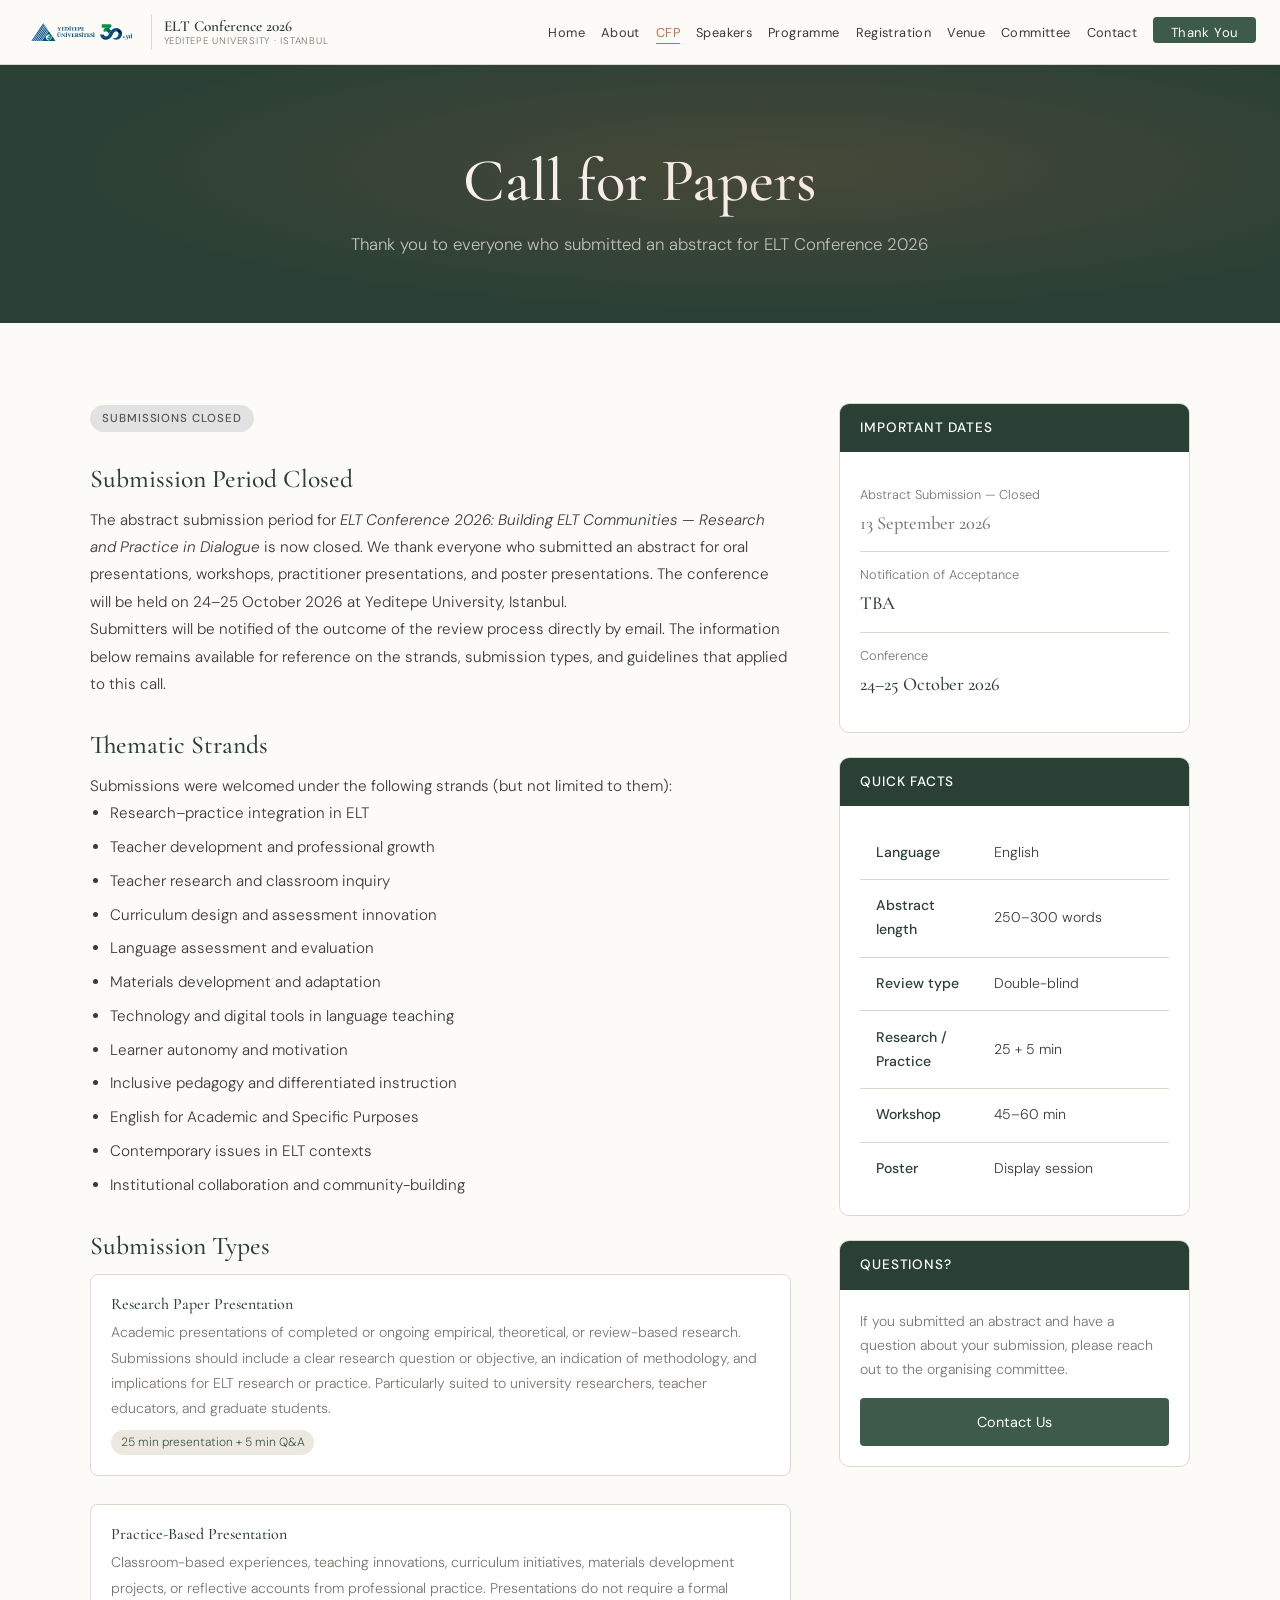
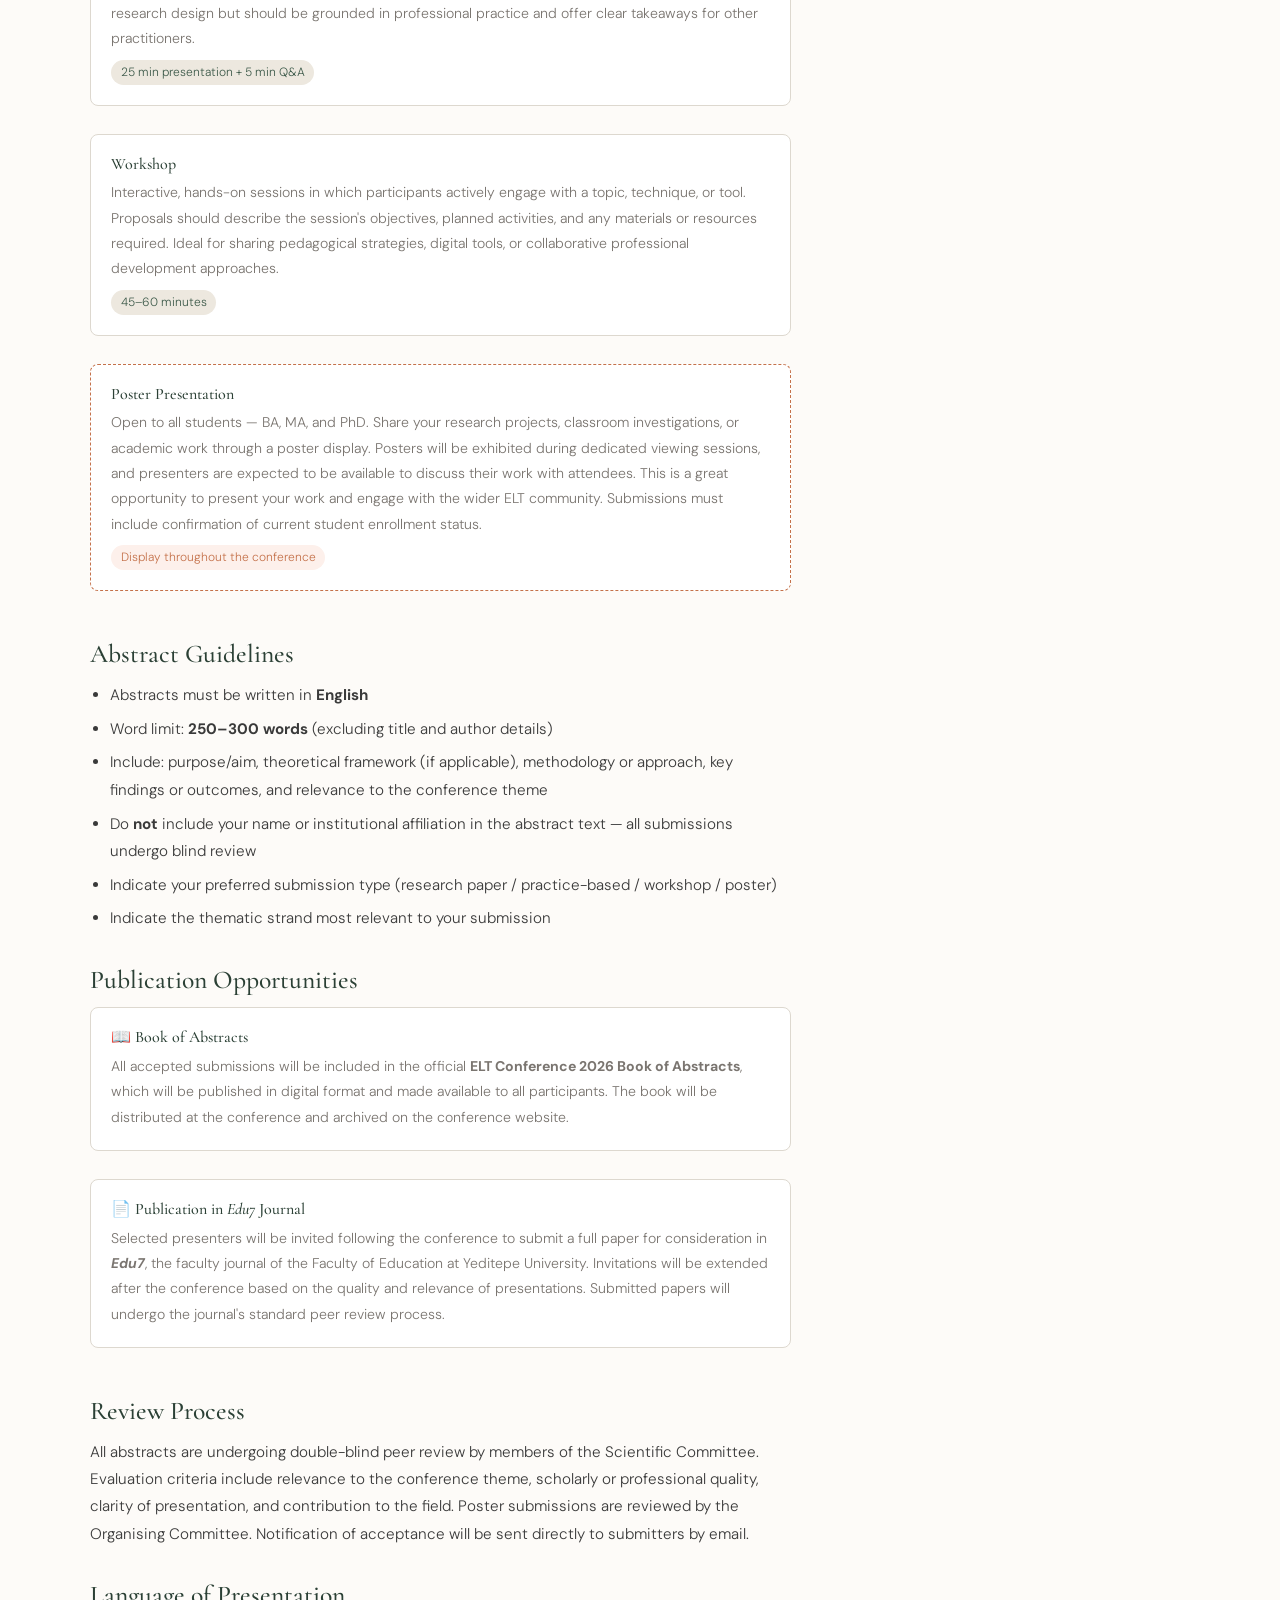
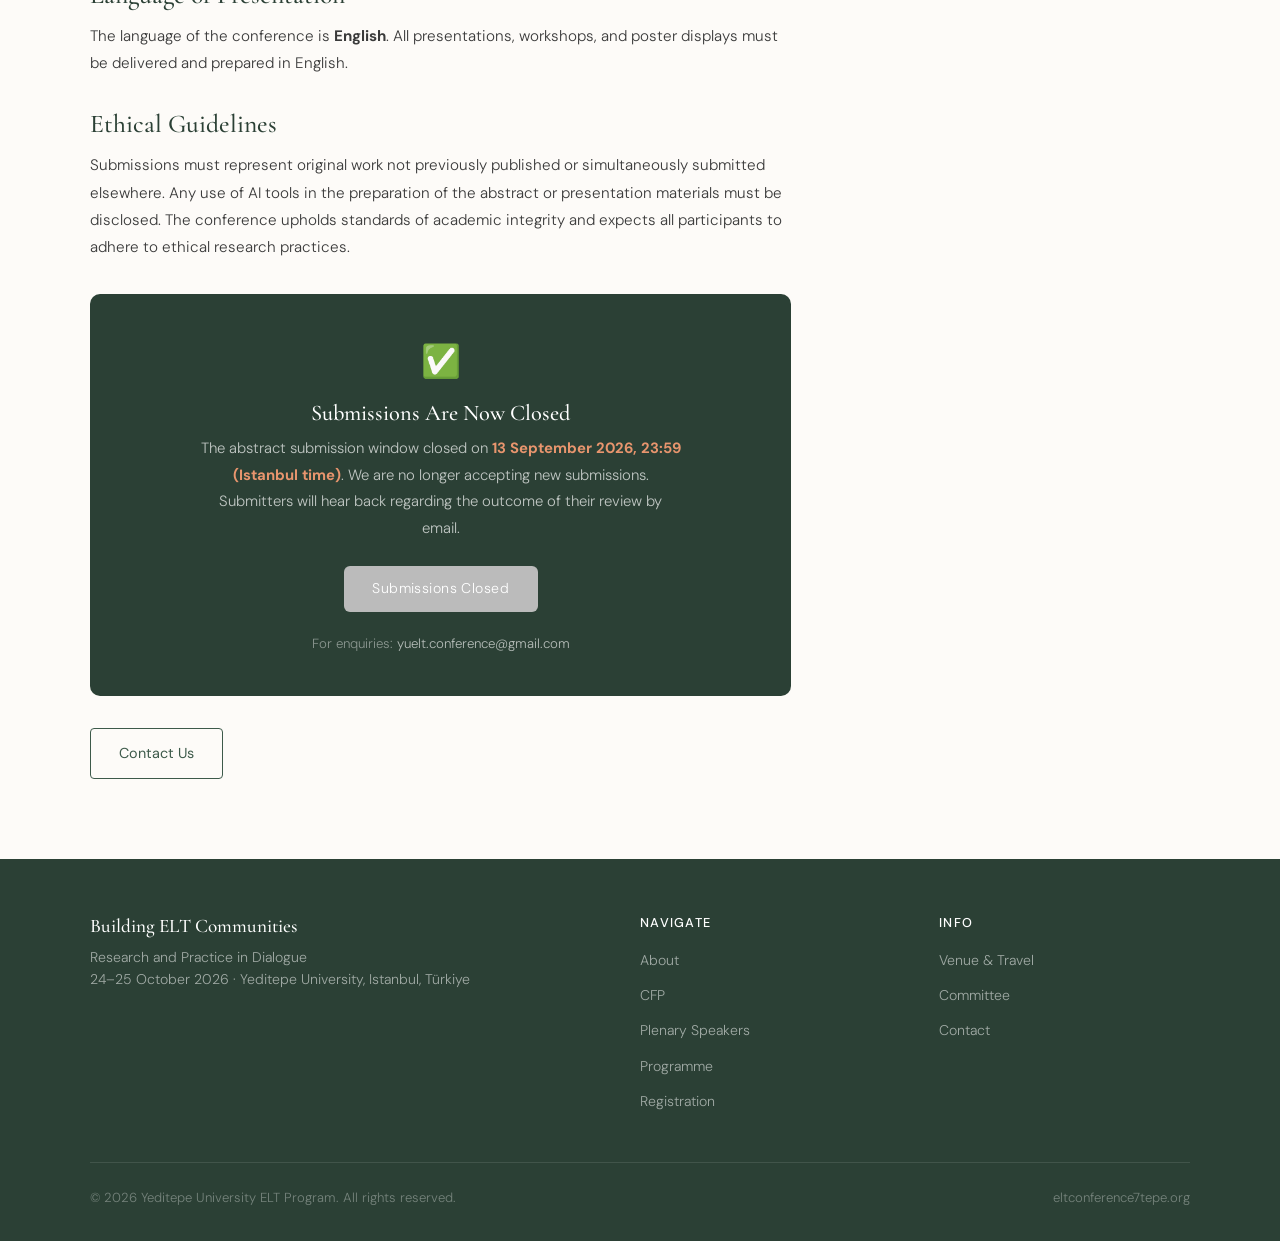
<file: cfp.html>
<!DOCTYPE html>
<html lang="en">
<head>
  <meta charset="UTF-8">
  <meta name="viewport" content="width=device-width, initial-scale=1.0">
  <title>Call for Papers – ELT Conference 2026</title>
  <link rel="icon" href="data:image/svg+xml,<svg xmlns='http://www.w3.org/2000/svg' viewBox='0 0 32 32'><rect width='32' height='32' rx='5' fill='%232B4035'/><text x='50%25' y='44%25' dominant-baseline='middle' text-anchor='middle' font-family='Georgia,serif' font-size='13' font-weight='700' fill='%23E8956E'>YU</text><text x='50%25' y='78%25' dominant-baseline='middle' text-anchor='middle' font-family='Georgia,serif' font-size='9' font-weight='400' fill='rgba(255,255,255,0.7)'>ELT</text></svg>">
  <link rel="stylesheet" href="style.css">
  <style>
    .cfp-layout { max-width:1100px;margin:0 auto;display:grid;grid-template-columns:2fr 1fr;gap:3rem;align-items:start; }
    .cfp-main h3 { color:var(--forest-dark);margin:2rem 0 0.75rem; }
    .cfp-main p, .cfp-main li { font-size:0.95rem;color:var(--ink-light);line-height:1.8; }
    .cfp-main ul { padding-left:1.25rem;margin-bottom:1rem; }
    .cfp-main ul li { margin-bottom:0.4rem; }
    .cfp-sidebar { position:sticky;top:84px; }
    .sidebar-card { background:#fff;border:1px solid var(--border);border-radius:10px;overflow:hidden;margin-bottom:1.5rem; }
    .sidebar-card-header { background:var(--forest-dark);color:#fff;padding:1rem 1.25rem; }
    .sidebar-card-header h4 { color:#fff;font-family:'DM Sans',sans-serif;font-size:0.85rem;font-weight:500;letter-spacing:0.06em;text-transform:uppercase; }
    .sidebar-card-body { padding:1.25rem; }
    .deadline-item { display:flex;flex-direction:column;padding:0.75rem 0;border-bottom:1px solid var(--border); }
    .deadline-item:last-child { border-bottom:none; }
    .deadline-item .dl-label { font-size:0.8rem;color:var(--muted);margin-bottom:0.15rem; }
    .deadline-item .dl-date { font-family:'Cormorant Garamond',serif;font-size:1.15rem;font-weight:500;color:var(--forest-dark); }
    .deadline-item.urgent .dl-date { color:var(--terracotta); }
    .deadline-item.closed .dl-date { color:var(--muted); }
    .session-type { border:1px solid var(--border);border-radius:8px;padding:1.25rem;margin-bottom:1rem;background:#fff; }
    .session-type h4 { color:var(--forest-dark);margin-bottom:0.4rem;font-size:1rem; }
    .session-type p { font-size:0.88rem;color:var(--muted);margin-bottom:0; }
    .session-type .duration { display:inline-block;font-size:0.75rem;background:var(--sand);color:var(--forest);padding:0.15rem 0.6rem;border-radius:20px;margin-top:0.5rem; }
    .session-type.poster { border-color:var(--terracotta);border-style:dashed; }
    .session-type.poster .duration { background:#fdf0eb;color:var(--terracotta); }
    .coming-soon-box { background:#f9f7f4;border:2px dashed var(--border);border-radius:10px;padding:1.75rem;text-align:center;margin-top:2rem; }
    .coming-soon-box .cs-icon { font-size:2rem;margin-bottom:0.5rem; }
    .coming-soon-box h4 { font-family:'Cormorant Garamond',serif;font-size:1.3rem;color:var(--forest-dark);margin-bottom:0.4rem; }
    .coming-soon-box p { font-size:0.88rem;color:var(--muted);margin-bottom:1rem; }
    .btn-disabled { display:inline-block;padding:0.7rem 1.8rem;background:#bbb;color:#fff;border-radius:6px;font-size:0.88rem;cursor:not-allowed;letter-spacing:0.03em;font-family:'DM Sans',sans-serif; }
    .badge-closed { background:#e2e2e2;color:#555; }
    @media(max-width:768px){.cfp-layout{grid-template-columns:1fr;}.cfp-sidebar{position:static;}}
  </style>
</head>
<body>

<nav>
  <div class="nav-inner">
    <a href="index.html" class="nav-logo">
      <img src="yulogo.svg" alt="Yeditepe University" style="height:32px;width:auto;display:block;flex-shrink:0;">
      <span class="nav-logo-divider"></span>
      <span class="nav-logo-text">ELT Conference 2026<span>Yeditepe University · Istanbul</span></span>
    </a>
    <ul class="nav-links" id="nav-links">
      <li><a href="index.html">Home</a></li>
      <li><a href="about.html">About</a></li>
      <li><a href="cfp.html" class="active">CFP</a></li>
      <li><a href="speakers.html">Speakers</a></li>
      <li><a href="programme.html">Programme</a></li>
      <li><a href="registration.html">Registration</a></li>
      <li><a href="venue.html">Venue</a></li>
      <li><a href="committee.html">Committee</a></li>
      <li><a href="contact.html">Contact</a></li>
      <li><a href="index.html#thank-you" class="nav-register">Thank You</a></li>
    </ul>
    <button class="nav-hamburger" id="hamburger" aria-label="Menu"><span></span><span></span><span></span></button>
  </div>
</nav>

<div class="page-hero">
  <h1>Call for Papers</h1>
  <p>Thank you to everyone who submitted an abstract for ELT Conference 2026</p>
</div>

<section class="section">
  <div class="cfp-layout">

    <!-- MAIN CONTENT -->
    <div class="cfp-main">
      <span class="badge badge-closed">Submissions Closed</span>

      <h3>Submission Period Closed</h3>
      <p>
        The abstract submission period for <em>ELT Conference 2026: Building ELT Communities — Research and Practice in Dialogue</em> is now closed. We thank everyone who submitted an abstract for oral presentations, workshops, practitioner presentations, and poster presentations. The conference will be held on 24–25 October 2026 at Yeditepe University, Istanbul.
      </p>
      <p>
        Submitters will be notified of the outcome of the review process directly by email. The information below remains available for reference on the strands, submission types, and guidelines that applied to this call.
      </p>

      <h3>Thematic Strands</h3>
      <p>Submissions were welcomed under the following strands (but not limited to them):</p>
      <ul>
        <li>Research–practice integration in ELT</li>
        <li>Teacher development and professional growth</li>
        <li>Teacher research and classroom inquiry</li>
        <li>Curriculum design and assessment innovation</li>
        <li>Language assessment and evaluation</li>
        <li>Materials development and adaptation</li>
        <li>Technology and digital tools in language teaching</li>
        <li>Learner autonomy and motivation</li>
        <li>Inclusive pedagogy and differentiated instruction</li>
        <li>English for Academic and Specific Purposes</li>
        <li>Contemporary issues in ELT contexts</li>
        <li>Institutional collaboration and community-building</li>
      </ul>

      <h3>Submission Types</h3>
      <div style="display:flex;flex-direction:column;gap:0.75rem;margin-bottom:1.5rem;">

        <div class="session-type">
          <h4>Research Paper Presentation</h4>
          <p>Academic presentations of completed or ongoing empirical, theoretical, or review-based research. Submissions should include a clear research question or objective, an indication of methodology, and implications for ELT research or practice. Particularly suited to university researchers, teacher educators, and graduate students.</p>
          <span class="duration">25 min presentation + 5 min Q&amp;A</span>
        </div>

        <div class="session-type">
          <h4>Practice-Based Presentation</h4>
          <p>Classroom-based experiences, teaching innovations, curriculum initiatives, materials development projects, or reflective accounts from professional practice. Presentations do not require a formal research design but should be grounded in professional practice and offer clear takeaways for other practitioners.</p>
          <span class="duration">25 min presentation + 5 min Q&amp;A</span>
        </div>

        <div class="session-type">
          <h4>Workshop</h4>
          <p>Interactive, hands-on sessions in which participants actively engage with a topic, technique, or tool. Proposals should describe the session's objectives, planned activities, and any materials or resources required. Ideal for sharing pedagogical strategies, digital tools, or collaborative professional development approaches.</p>
          <span class="duration">45–60 minutes</span>
        </div>

        <div class="session-type poster">
          <h4>Poster Presentation</h4>
          <p>Open to all students — BA, MA, and PhD. Share your research projects, classroom investigations, or academic work through a poster display. Posters will be exhibited during dedicated viewing sessions, and presenters are expected to be available to discuss their work with attendees. This is a great opportunity to present your work and engage with the wider ELT community. Submissions must include confirmation of current student enrollment status.</p>
          <span class="duration">Display throughout the conference</span>
        </div>

      </div>

      <h3>Abstract Guidelines</h3>
      <ul>
        <li>Abstracts must be written in <strong>English</strong></li>
        <li>Word limit: <strong>250–300 words</strong> (excluding title and author details)</li>
        <li>Include: purpose/aim, theoretical framework (if applicable), methodology or approach, key findings or outcomes, and relevance to the conference theme</li>
        <li>Do <strong>not</strong> include your name or institutional affiliation in the abstract text — all submissions undergo blind review</li>
        <li>Indicate your preferred submission type (research paper / practice-based / workshop / poster)</li>
        <li>Indicate the thematic strand most relevant to your submission</li>
      </ul>

      
      <h3>Publication Opportunities</h3>
      <div style="display:flex;flex-direction:column;gap:0.75rem;margin-bottom:1.5rem;">

        <div class="session-type">
          <h4>📖 Book of Abstracts</h4>
          <p>All accepted submissions will be included in the official <strong>ELT Conference 2026 Book of Abstracts</strong>, which will be published in digital format and made available to all participants. The book will be distributed at the conference and archived on the conference website.</p>
        </div>

        <div class="session-type">
          <h4>📄 Publication in <em>Edu7</em> Journal</h4>
          <p>Selected presenters will be invited following the conference to submit a full paper for consideration in <strong><em>Edu7</em></strong>, the faculty journal of the Faculty of Education at Yeditepe University. Invitations will be extended after the conference based on the quality and relevance of presentations. Submitted papers will undergo the journal's standard peer review process.</p>
        </div>

      </div>
<h3>Review Process</h3>
      <p>
        All abstracts are undergoing double-blind peer review by members of the Scientific Committee. Evaluation criteria include relevance to the conference theme, scholarly or professional quality, clarity of presentation, and contribution to the field. Poster submissions are reviewed by the Organising Committee. Notification of acceptance will be sent directly to submitters by email.
      </p>

      <h3>Language of Presentation</h3>
      <p>
        The language of the conference is <strong>English</strong>. All presentations, workshops, and poster displays must be delivered and prepared in English.
      </p>

      <h3>Ethical Guidelines</h3>
      <p>
        Submissions must represent original work not previously published or simultaneously submitted elsewhere. Any use of AI tools in the preparation of the abstract or presentation materials must be disclosed. The conference upholds standards of academic integrity and expects all participants to adhere to ethical research practices.
      </p>

      <!-- CLOSED NOTICE BOX -->
      <div style="background:var(--forest-dark);border-radius:10px;padding:2.5rem;text-align:center;margin-top:2rem;">
        <div style="font-size:2rem;margin-bottom:0.75rem;">✅</div>
        <h4 style="color:#fff;font-family:'Cormorant Garamond',serif;font-size:1.4rem;margin-bottom:0.5rem;">Submissions Are Now Closed</h4>
        <p style="color:rgba(255,255,255,0.7);font-size:0.93rem;max-width:480px;margin:0 auto 1.5rem;">The abstract submission window closed on <strong style="color:var(--terracotta-light);">13 September 2026, 23:59 (Istanbul time)</strong>. We are no longer accepting new submissions. Submitters will hear back regarding the outcome of their review by email.</p>
        <span class="btn-disabled">Submissions Closed</span>
        <p style="margin-top:1.25rem;margin-bottom:0;font-size:0.83rem;color:rgba(255,255,255,0.45);">For enquiries: <a href="mailto:yuelt.conference@gmail.com" style="color:rgba(255,255,255,0.65);">yuelt.conference@gmail.com</a></p>
      </div>

      <div style="margin-top:2rem;">
        <a href="contact.html" class="btn btn-outline">Contact Us</a>
      </div>
    </div>

    <!-- SIDEBAR -->
    <div class="cfp-sidebar">
      <div class="sidebar-card">
        <div class="sidebar-card-header"><h4>Important Dates</h4></div>
        <div class="sidebar-card-body">
          <div class="deadline-item closed">
            <span class="dl-label">Abstract Submission — Closed</span>
            <span class="dl-date">13 September 2026</span>
          </div>
          <div class="deadline-item">
            <span class="dl-label">Notification of Acceptance</span>
            <span class="dl-date">TBA</span>
          </div>
          <div class="deadline-item">
            <span class="dl-label">Conference</span>
            <span class="dl-date">24–25 October 2026</span>
          </div>
        </div>
      </div>

      <div class="sidebar-card">
        <div class="sidebar-card-header"><h4>Quick Facts</h4></div>
        <div class="sidebar-card-body">
          <table class="info-table" style="font-size:0.88rem;">
            <tr><td>Language</td><td>English</td></tr>
            <tr><td>Abstract length</td><td>250–300 words</td></tr>
            <tr><td>Review type</td><td>Double-blind</td></tr>
            <tr><td>Research / Practice</td><td>25 + 5 min</td></tr>
            <tr><td>Workshop</td><td>45–60 min</td></tr>
            <tr><td>Poster</td><td>Display session</td></tr>
          </table>
        </div>
      </div>

      <div class="sidebar-card">
        <div class="sidebar-card-header"><h4>Questions?</h4></div>
        <div class="sidebar-card-body">
          <p style="font-size:0.88rem;color:var(--muted);margin-bottom:1rem;">If you submitted an abstract and have a question about your submission, please reach out to the organising committee.</p>
          <a href="contact.html" class="btn btn-forest" style="width:100%;text-align:center;display:block;">Contact Us</a>
        </div>
      </div>
    </div>

  </div>
</section>

<footer>
  <div class="footer-inner">
    <div class="footer-brand"><h3>Building ELT Communities</h3><p>Research and Practice in Dialogue<br>24–25 October 2026 · Yeditepe University, Istanbul, Türkiye</p></div>
    <div class="footer-col"><h4>Navigate</h4><ul><li><a href="about.html">About</a></li><li><a href="cfp.html">CFP</a></li><li><a href="speakers.html">Plenary Speakers</a></li><li><a href="programme.html">Programme</a></li><li><a href="registration.html">Registration</a></li></ul></div>
    <div class="footer-col"><h4>Info</h4><ul><li><a href="venue.html">Venue &amp; Travel</a></li><li><a href="committee.html">Committee</a></li><li><a href="contact.html">Contact</a></li></ul></div>
  </div>
  <div class="footer-bottom"><span>© 2026 Yeditepe University ELT Program. All rights reserved.</span><span>eltconference7tepe.org</span></div>
</footer>
<script>document.getElementById('hamburger').addEventListener('click',()=>document.getElementById('nav-links').classList.toggle('open'));</script>
</body>
</html>
</file>
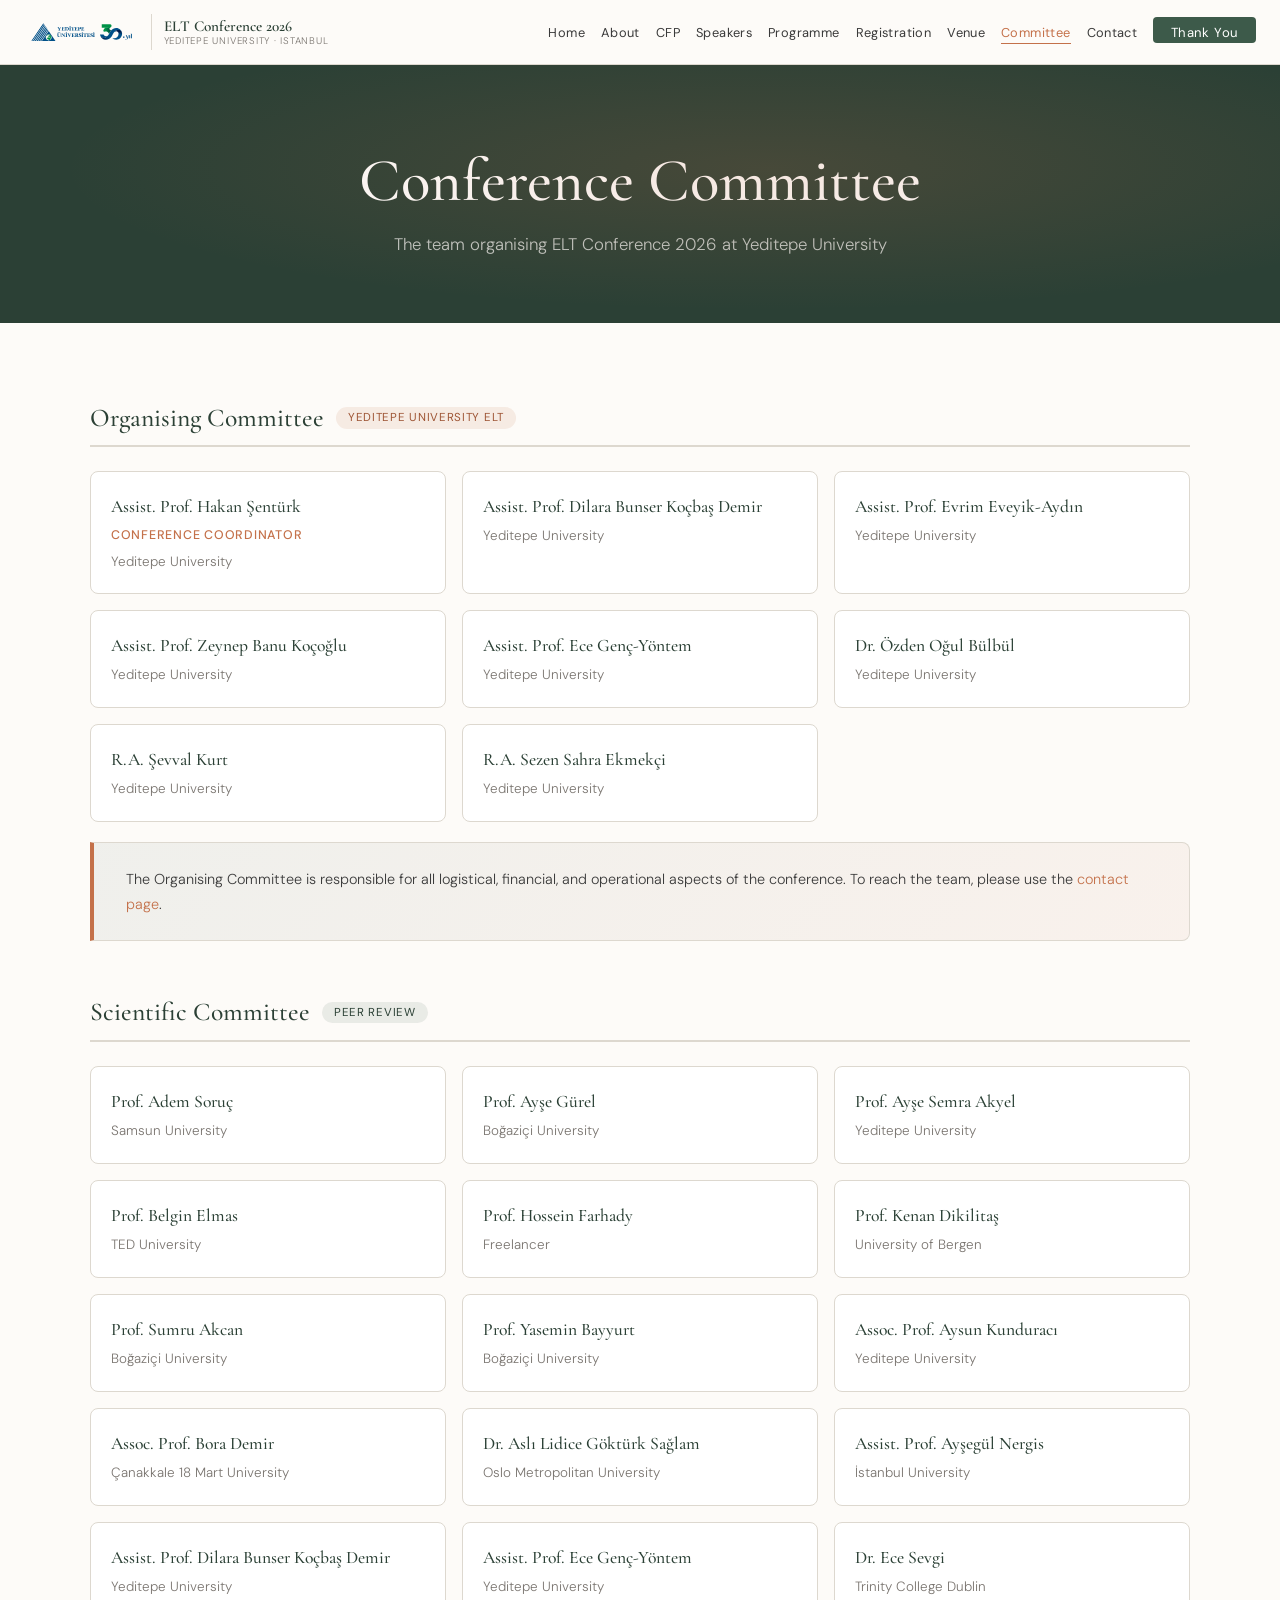
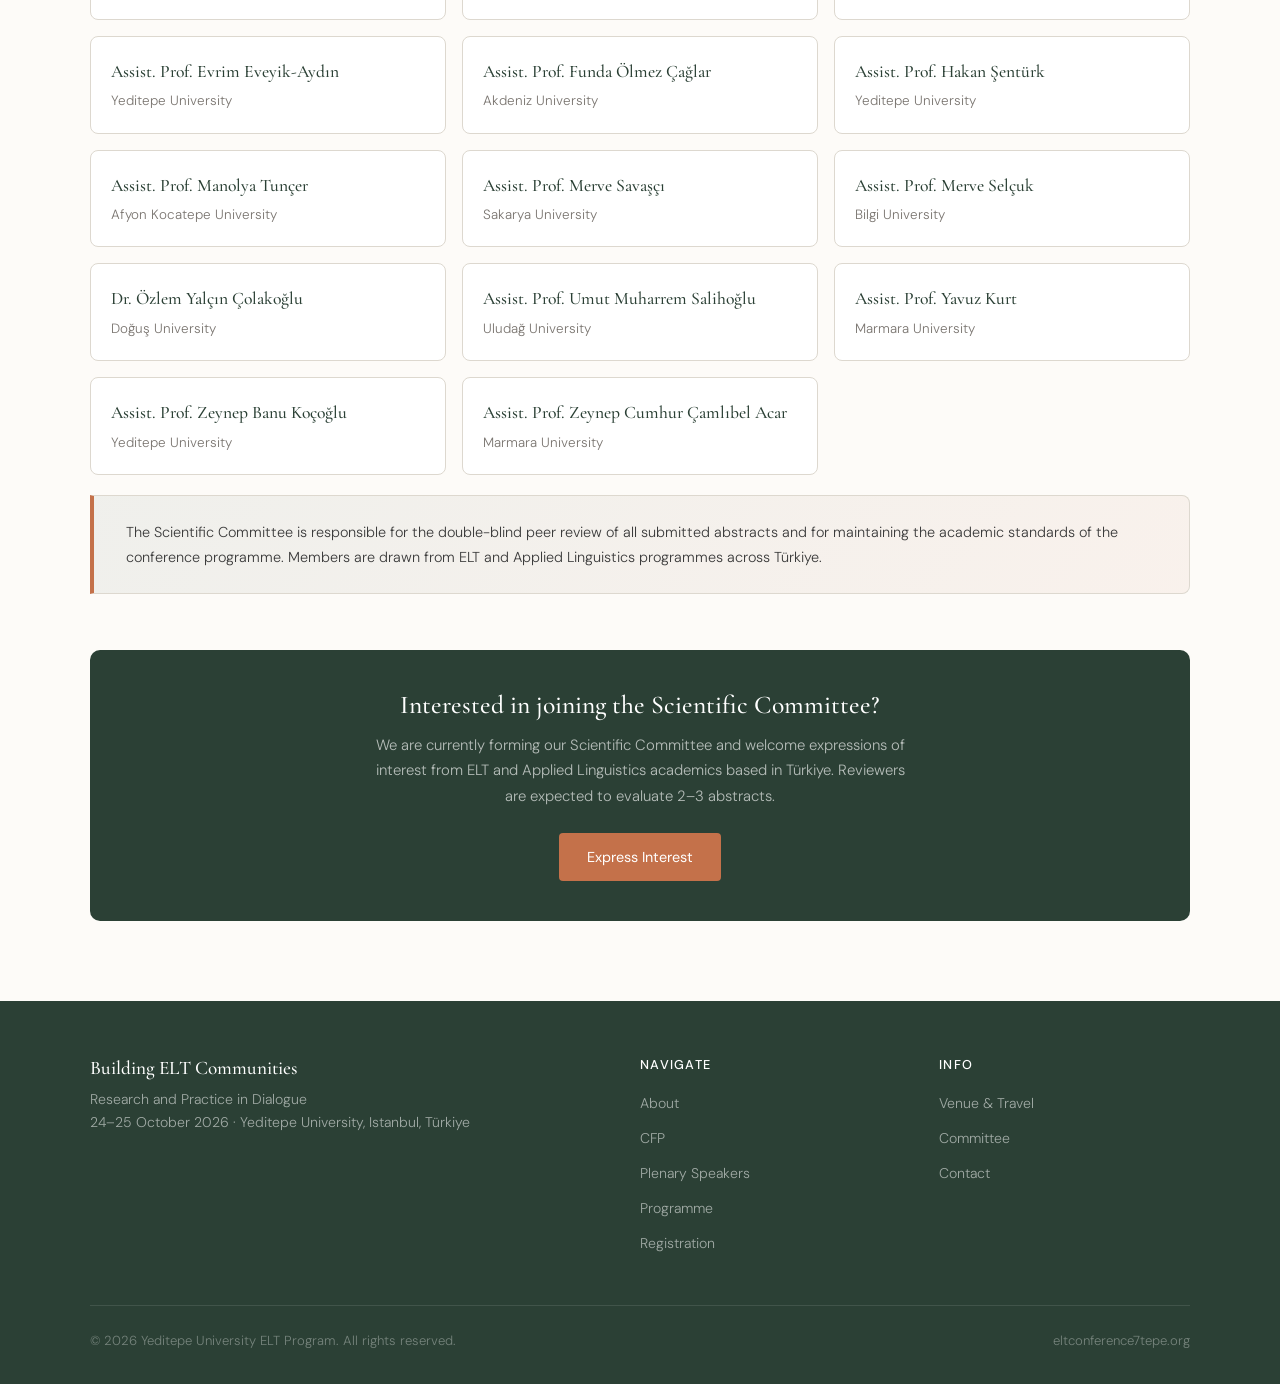
<file: committee.html>
<!DOCTYPE html>
<html lang="en">
<head>
  <meta charset="UTF-8">
  <meta name="viewport" content="width=device-width, initial-scale=1.0">
  <title>Committee – ELT Conference 2026</title>
  <link rel="icon" href="data:image/svg+xml,<svg xmlns='http://www.w3.org/2000/svg' viewBox='0 0 32 32'><rect width='32' height='32' rx='5' fill='%232B4035'/><text x='50%25' y='44%25' dominant-baseline='middle' text-anchor='middle' font-family='Georgia,serif' font-size='13' font-weight='700' fill='%23E8956E'>YU</text><text x='50%25' y='78%25' dominant-baseline='middle' text-anchor='middle' font-family='Georgia,serif' font-size='9' font-weight='400' fill='rgba(255,255,255,0.7)'>ELT</text></svg>">
  <link rel="stylesheet" href="style.css">
  <style>
    .committee-section { max-width:1100px;margin:0 auto; }
    .committee-group { margin-bottom:3.5rem; }
    .committee-group h3 { color:var(--forest-dark);border-bottom:2px solid var(--border);padding-bottom:0.75rem;margin-bottom:1.5rem;display:flex;align-items:center;gap:0.75rem; }
    .committee-group h3 .group-badge { font-family:'DM Sans',sans-serif;font-size:0.72rem;font-weight:400;letter-spacing:0.06em;text-transform:uppercase; }
    .member-grid { display:grid;grid-template-columns:repeat(3,1fr);gap:1rem; }
    .member-card { background:#fff;border:1px solid var(--border);border-radius:8px;padding:1.25rem; }
    .member-card .name { font-family:'Cormorant Garamond',serif;font-size:1.1rem;font-weight:500;color:var(--forest-dark);margin-bottom:0.2rem; }
    .member-card .role { font-size:0.78rem;font-weight:500;letter-spacing:0.06em;text-transform:uppercase;color:var(--terracotta);margin-bottom:0.25rem; }
    .member-card .affiliation { font-size:0.84rem;color:var(--muted); }
    .placeholder-card { background:var(--cream);border:1px dashed var(--border);border-radius:8px;padding:1.25rem;text-align:center; }
    .placeholder-card p { font-size:0.85rem;color:var(--muted); }
    @media(max-width:768px){.member-grid{grid-template-columns:repeat(2,1fr);}}
    @media(max-width:480px){.member-grid{grid-template-columns:1fr;}}
  </style>
</head>
<body>

<nav>
  <div class="nav-inner">
    <a href="index.html" class="nav-logo">
      <img src="yulogo.svg" alt="Yeditepe University" style="height:32px;width:auto;display:block;flex-shrink:0;">
      <span class="nav-logo-divider"></span>
      <span class="nav-logo-text">ELT Conference 2026<span>Yeditepe University · Istanbul</span></span>
    </a>
    <ul class="nav-links" id="nav-links">
      <li><a href="index.html">Home</a></li>
      <li><a href="about.html">About</a></li>
      <li><a href="cfp.html">CFP</a></li>
      <li><a href="speakers.html">Speakers</a></li>
      <li><a href="programme.html">Programme</a></li>
      <li><a href="registration.html">Registration</a></li>
      <li><a href="venue.html">Venue</a></li>
      <li><a href="committee.html" class="active">Committee</a></li>
      <li><a href="contact.html">Contact</a></li>
      <li><a href="index.html#thank-you" class="nav-register">Thank You</a></li>
    </ul>
    <button class="nav-hamburger" id="hamburger" aria-label="Menu"><span></span><span></span><span></span></button>
  </div>
</nav>

<div class="page-hero">
  <h1>Conference Committee</h1>
  <p>The team organising ELT Conference 2026 at Yeditepe University</p>
</div>

<section class="section">
  <div class="committee-section">

    <!-- Organising Committee -->
    <div class="committee-group">
      <h3>
        Organising Committee
        <span class="badge badge-terracotta group-badge">Yeditepe University ELT</span>
      </h3>
      <div class="member-grid">
        <div class="member-card">
          <div class="name">Assist. Prof. Hakan Şentürk</div>
          <div class="role">Conference Coordinator</div>
          <div class="affiliation">Yeditepe University</div>
        </div>
        <div class="member-card">
          <div class="name">Assist. Prof. Dilara Bunser Koçbaş Demir</div>
          <div class="affiliation">Yeditepe University</div>
        </div>
        <div class="member-card">
          <div class="name">Assist. Prof. Evrim Eveyik-Aydın</div>
          <div class="affiliation">Yeditepe University</div>
        </div>
        <div class="member-card">
          <div class="name">Assist. Prof. Zeynep Banu Koçoğlu</div>
          <div class="affiliation">Yeditepe University</div>
        </div>
        <div class="member-card">
          <div class="name">Assist. Prof. Ece Genç-Yöntem</div>
          <div class="affiliation">Yeditepe University</div>
        </div>
        <div class="member-card">
          <div class="name">Dr. Özden Oğul Bülbül</div>
          <div class="affiliation">Yeditepe University</div>
        </div>
        <div class="member-card">
          <div class="name">R.A. Şevval Kurt</div>
          <div class="affiliation">Yeditepe University</div>
        </div>
        <div class="member-card">
          <div class="name">R.A. Sezen Sahra Ekmekçi</div>
          <div class="affiliation">Yeditepe University</div>
        </div>
      </div>
      <div class="highlight-box" style="margin-top:1.25rem;">
        <p style="font-size:0.9rem;">The Organising Committee is responsible for all logistical, financial, and operational aspects of the conference. To reach the team, please use the <a href="contact.html">contact page</a>.</p>
      </div>
    </div>

    <!-- Scientific Committee -->
    <div class="committee-group">
      <h3>
        Scientific Committee
        <span class="badge badge-forest group-badge">Peer Review</span>
      </h3>
      <div class="member-grid">
        <div class="member-card">
          <div class="name">Prof. Adem Soruç</div>
          <div class="affiliation">Samsun University</div>
        </div>
        <div class="member-card">
          <div class="name">Prof. Ayşe Gürel</div>
          <div class="affiliation">Boğaziçi University</div>
        </div>
        <div class="member-card">
          <div class="name">Prof. Ayşe Semra Akyel</div>
          <div class="affiliation">Yeditepe University</div>
        </div>
        <div class="member-card">
          <div class="name">Prof. Belgin Elmas</div>
          <div class="affiliation">TED University</div>
        </div>
        <div class="member-card">
          <div class="name">Prof. Hossein Farhady</div>
          <div class="affiliation">Freelancer</div>
        </div>
        <div class="member-card">
          <div class="name">Prof. Kenan Dikilitaş</div>
          <div class="affiliation">University of Bergen</div>
        </div>
        <div class="member-card">
          <div class="name">Prof. Sumru Akcan</div>
          <div class="affiliation">Boğaziçi University</div>
        </div>
        <div class="member-card">
          <div class="name">Prof. Yasemin Bayyurt</div>
          <div class="affiliation">Boğaziçi University</div>
        </div>
        <div class="member-card">
          <div class="name">Assoc. Prof. Aysun Kunduracı</div>
          <div class="affiliation">Yeditepe University</div>
        </div>
        <div class="member-card">
          <div class="name">Assoc. Prof. Bora Demir</div>
          <div class="affiliation">Çanakkale 18 Mart University</div>
        </div>
        <div class="member-card">
          <div class="name">Dr. Aslı Lidice Göktürk Sağlam</div>
          <div class="affiliation">Oslo Metropolitan University</div>
        </div>
        <div class="member-card">
          <div class="name">Assist. Prof. Ayşegül Nergis</div>
          <div class="affiliation">İstanbul University</div>
        </div>
        <div class="member-card">
          <div class="name">Assist. Prof. Dilara Bunser Koçbaş Demir</div>
          <div class="affiliation">Yeditepe University</div>
        </div>
        <div class="member-card">
          <div class="name">Assist. Prof. Ece Genç-Yöntem</div>
          <div class="affiliation">Yeditepe University</div>
        </div>
        <div class="member-card">
          <div class="name">Dr. Ece Sevgi</div>
          <div class="affiliation">Trinity College Dublin</div>
        </div>
        <div class="member-card">
          <div class="name">Assist. Prof. Evrim Eveyik-Aydın</div>
          <div class="affiliation">Yeditepe University</div>
        </div>
        <div class="member-card">
          <div class="name">Assist. Prof. Funda Ölmez Çağlar</div>
          <div class="affiliation">Akdeniz University</div>
        </div>
        <div class="member-card">
          <div class="name">Assist. Prof. Hakan Şentürk</div>
          <div class="affiliation">Yeditepe University</div>
        </div>
        <div class="member-card">
          <div class="name">Assist. Prof. Manolya Tunçer</div>
          <div class="affiliation">Afyon Kocatepe University</div>
        </div>
        <div class="member-card">
          <div class="name">Assist. Prof. Merve Savaşçı</div>
          <div class="affiliation">Sakarya University</div>
        </div>
        <div class="member-card">
          <div class="name">Assist. Prof. Merve Selçuk</div>
          <div class="affiliation">Bilgi University</div>
        </div>
        <div class="member-card">
          <div class="name">Dr. Özlem Yalçın Çolakoğlu</div>
          <div class="affiliation">Doğuş University</div>
        </div>
        <div class="member-card">
          <div class="name">Assist. Prof. Umut Muharrem Salihoğlu</div>
          <div class="affiliation">Uludağ University</div>
        </div>
        <div class="member-card">
          <div class="name">Assist. Prof. Yavuz Kurt</div>
          <div class="affiliation">Marmara University</div>
        </div>
        <div class="member-card">
          <div class="name">Assist. Prof. Zeynep Banu Koçoğlu</div>
          <div class="affiliation">Yeditepe University</div>
        </div>
        <div class="member-card">
          <div class="name">Assist. Prof. Zeynep Cumhur Çamlıbel Acar</div>
          <div class="affiliation">Marmara University</div>
        </div>
      </div>
      <div class="highlight-box" style="margin-top:1.25rem;">
        <p style="font-size:0.9rem;">The Scientific Committee is responsible for the double-blind peer review of all submitted abstracts and for maintaining the academic standards of the conference programme. Members are drawn from ELT and Applied Linguistics programmes across Türkiye.</p>
      </div>
    </div>

    <!-- Join the committee -->
    <div style="background:var(--forest-dark);border-radius:10px;padding:2.5rem;text-align:center;">
      <h3 style="color:#fff;margin-bottom:0.75rem;">Interested in joining the Scientific Committee?</h3>
      <p style="color:rgba(255,255,255,0.65);max-width:540px;margin:0 auto 1.5rem;font-size:0.93rem;">We are currently forming our Scientific Committee and welcome expressions of interest from ELT and Applied Linguistics academics based in Türkiye. Reviewers are expected to evaluate 2–3 abstracts.</p>
      <a href="contact.html" class="btn btn-primary">Express Interest</a>
    </div>

  </div>
</section>

<footer>
  <div class="footer-inner">
    <div class="footer-brand"><h3>Building ELT Communities</h3><p>Research and Practice in Dialogue<br>24–25 October 2026 · Yeditepe University, Istanbul, Türkiye</p></div>
    <div class="footer-col"><h4>Navigate</h4><ul><li><a href="about.html">About</a></li><li><a href="cfp.html">CFP</a></li><li><a href="speakers.html">Plenary Speakers</a></li><li><a href="programme.html">Programme</a></li><li><a href="registration.html">Registration</a></li></ul></div>
    <div class="footer-col"><h4>Info</h4><ul><li><a href="venue.html">Venue & Travel</a></li><li><a href="committee.html">Committee</a></li><li><a href="contact.html">Contact</a></li></ul></div>
  </div>
  <div class="footer-bottom"><span>© 2026 Yeditepe University ELT Program. All rights reserved.</span><span>eltconference7tepe.org</span></div>
</footer>
<script>document.getElementById('hamburger').addEventListener('click',()=>document.getElementById('nav-links').classList.toggle('open'));</script>
</body>
</html>
</file>
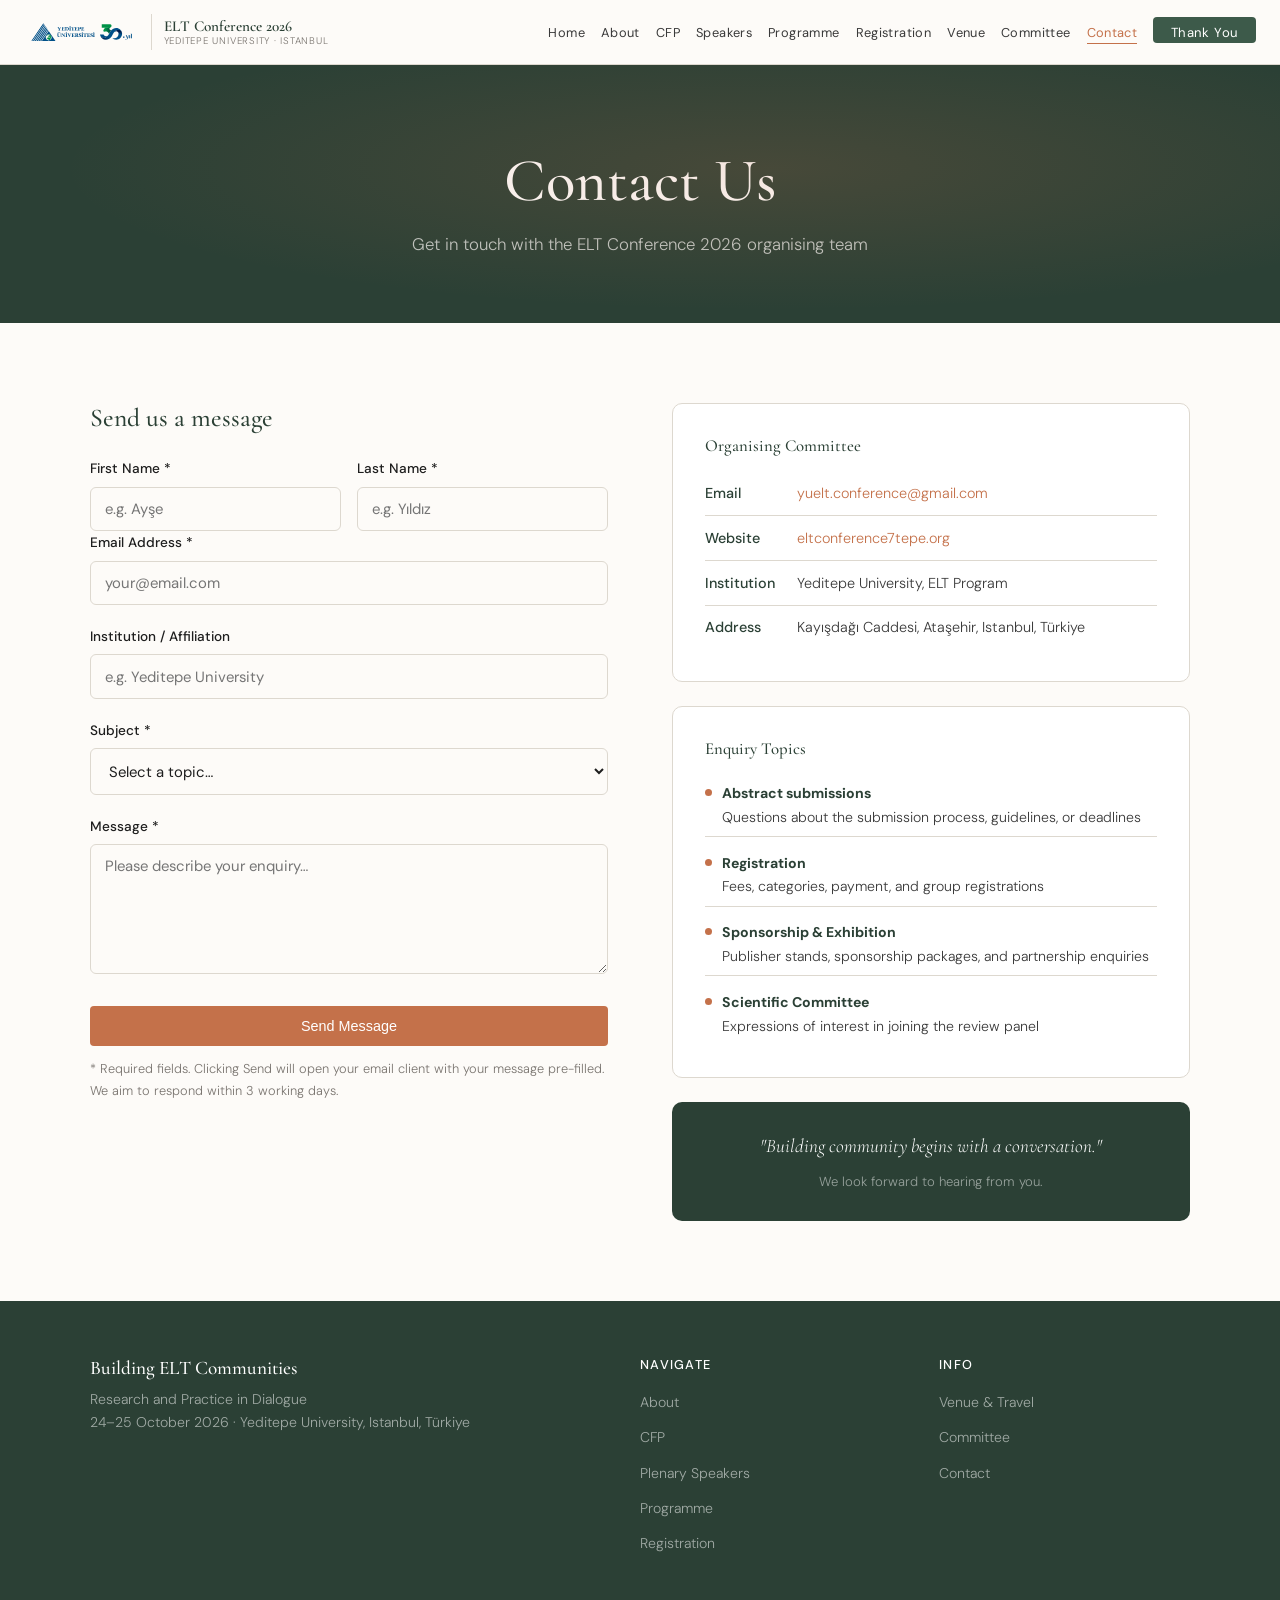
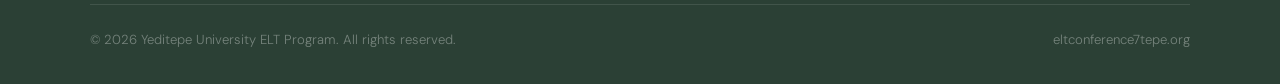
<file: contact.html>
<!DOCTYPE html>
<html lang="en">
<head>
  <meta charset="UTF-8">
  <meta name="viewport" content="width=device-width, initial-scale=1.0">
  <title>Contact – ELT Conference 2026</title>
  <link rel="icon" href="data:image/svg+xml,<svg xmlns='http://www.w3.org/2000/svg' viewBox='0 0 32 32'><rect width='32' height='32' rx='5' fill='%232B4035'/><text x='50%25' y='44%25' dominant-baseline='middle' text-anchor='middle' font-family='Georgia,serif' font-size='13' font-weight='700' fill='%23E8956E'>YU</text><text x='50%25' y='78%25' dominant-baseline='middle' text-anchor='middle' font-family='Georgia,serif' font-size='9' font-weight='400' fill='rgba(255,255,255,0.7)'>ELT</text></svg>">
  <link rel="stylesheet" href="style.css">
  <style>
    .contact-layout { max-width:1100px;margin:0 auto;display:grid;grid-template-columns:1fr 1fr;gap:4rem;align-items:start; }
    .contact-form label { display:block;font-size:0.85rem;font-weight:500;color:var(--ink);margin-bottom:0.4rem;margin-top:1.25rem; }
    .contact-form label:first-of-type { margin-top:0; }
    .contact-form input, .contact-form select, .contact-form textarea {
      width:100%;padding:0.7rem 0.9rem;border:1.5px solid var(--border);border-radius:6px;
      font-family:'DM Sans',sans-serif;font-size:0.93rem;color:var(--ink);
      background:var(--warm-white);transition:border-color 0.2s;outline:none;
    }
    .contact-form input:focus, .contact-form select:focus, .contact-form textarea:focus {
      border-color:var(--forest);
    }
    .contact-form textarea { resize:vertical;min-height:130px; }
    .contact-form .form-row { display:grid;grid-template-columns:1fr 1fr;gap:1rem; }
    .form-note { font-size:0.8rem;color:var(--muted);margin-top:0.75rem; }
    .contact-info-card { background:#fff;border:1px solid var(--border);border-radius:10px;padding:2rem;margin-bottom:1.5rem; }
    .contact-info-card h4 { color:var(--forest-dark);margin-bottom:1rem;font-size:1.05rem; }
    .contact-info-item { display:flex;align-items:flex-start;gap:0.75rem;padding:0.6rem 0;border-bottom:1px solid var(--border);font-size:0.9rem;color:var(--ink-light); }
    .contact-info-item:last-child { border-bottom:none; }
    .contact-info-item .ci-label { font-weight:500;color:var(--forest-dark);min-width:80px;flex-shrink:0; }
    .success-msg { display:none;background:rgba(61,90,74,0.08);border:1px solid var(--forest-light);border-radius:6px;padding:1rem 1.25rem;font-size:0.92rem;color:var(--forest-dark);margin-top:1rem; }
    @media(max-width:768px){.contact-layout{grid-template-columns:1fr;}.contact-form .form-row{grid-template-columns:1fr;}}
  </style>
</head>
<body>

<nav>
  <div class="nav-inner">
    <a href="index.html" class="nav-logo">
      <img src="yulogo.svg" alt="Yeditepe University" style="height:32px;width:auto;display:block;flex-shrink:0;">
      <span class="nav-logo-divider"></span>
      <span class="nav-logo-text">ELT Conference 2026<span>Yeditepe University · Istanbul</span></span>
    </a>
    <ul class="nav-links" id="nav-links">
      <li><a href="index.html">Home</a></li>
      <li><a href="about.html">About</a></li>
      <li><a href="cfp.html">CFP</a></li>
      <li><a href="speakers.html">Speakers</a></li>
      <li><a href="programme.html">Programme</a></li>
      <li><a href="registration.html">Registration</a></li>
      <li><a href="venue.html">Venue</a></li>
      <li><a href="committee.html">Committee</a></li>
      <li><a href="contact.html" class="active">Contact</a></li>
      <li><a href="index.html#thank-you" class="nav-register">Thank You</a></li>
    </ul>
    <button class="nav-hamburger" id="hamburger" aria-label="Menu"><span></span><span></span><span></span></button>
  </div>
</nav>

<div class="page-hero">
  <h1>Contact Us</h1>
  <p>Get in touch with the ELT Conference 2026 organising team</p>
</div>

<section class="section">
  <div class="contact-layout">

    <!-- FORM -->
    <div>
      <h3 style="color:var(--forest-dark);margin-bottom:1.5rem;">Send us a message</h3>
      <div class="contact-form" id="contact-form">

        <div class="form-row">
          <div>
            <label for="fname">First Name *</label>
            <input type="text" id="fname" placeholder="e.g. Ayşe">
          </div>
          <div>
            <label for="lname">Last Name *</label>
            <input type="text" id="lname" placeholder="e.g. Yıldız">
          </div>
        </div>

        <label for="email">Email Address *</label>
        <input type="email" id="email" placeholder="your@email.com">

        <label for="affiliation">Institution / Affiliation</label>
        <input type="text" id="affiliation" placeholder="e.g. Yeditepe University">

        <label for="subject">Subject *</label>
        <select id="subject">
          <option value="" disabled selected>Select a topic…</option>
          <option value="Abstract submission enquiry">Abstract submission enquiry</option>
          <option value="Registration enquiry">Registration enquiry</option>
          <option value="Sponsorship / Exhibition">Sponsorship / Exhibition</option>
          <option value="Scientific committee interest">Scientific committee interest</option>
          <option value="Venue / Travel">Venue / Travel</option>
          <option value="Press / Media">Press / Media</option>
          <option value="Other">Other</option>
        </select>

        <label for="message">Message *</label>
        <textarea id="message" placeholder="Please describe your enquiry…"></textarea>

        <div style="margin-top:1.5rem;">
          <button type="button" class="btn btn-primary" style="width:100%;" id="send-btn">Send Message</button>
        </div>
        <p class="form-note">* Required fields. Clicking Send will open your email client with your message pre-filled. We aim to respond within 3 working days.</p>
        <div class="success-msg" id="success-msg">✓ Your email client has opened with your message ready to send.</div>
      </div>
    </div>

    <!-- CONTACT INFO -->
    <div>
      <div class="contact-info-card">
        <h4>Organising Committee</h4>
        <div class="contact-info-item">
          <span class="ci-label">Email</span>
          <a id="org-email-link" href="#">yuelt.conference@gmail.com</a>
        </div>
        <div class="contact-info-item">
          <span class="ci-label">Website</span>
          <a href="https://eltconference7tepe.org">eltconference7tepe.org</a>
        </div>
        <div class="contact-info-item">
          <span class="ci-label">Institution</span>
          <span>Yeditepe University, ELT Program</span>
        </div>
        <div class="contact-info-item">
          <span class="ci-label">Address</span>
          <span>Kayışdağı Caddesi, Ataşehir, Istanbul, Türkiye</span>
        </div>
      </div>

      <div class="contact-info-card">
        <h4>Enquiry Topics</h4>
        <div style="display:flex;flex-direction:column;gap:0.5rem;">
          <div style="display:flex;align-items:flex-start;gap:0.6rem;font-size:0.88rem;color:var(--ink-light);padding:0.4rem 0;border-bottom:1px solid var(--border);">
            <span style="width:7px;height:7px;border-radius:50%;background:var(--terracotta);margin-top:0.45rem;flex-shrink:0;"></span>
            <div><strong style="color:var(--forest-dark);">Abstract submissions</strong><br>Questions about the submission process, guidelines, or deadlines</div>
          </div>
          <div style="display:flex;align-items:flex-start;gap:0.6rem;font-size:0.88rem;color:var(--ink-light);padding:0.4rem 0;border-bottom:1px solid var(--border);">
            <span style="width:7px;height:7px;border-radius:50%;background:var(--terracotta);margin-top:0.45rem;flex-shrink:0;"></span>
            <div><strong style="color:var(--forest-dark);">Registration</strong><br>Fees, categories, payment, and group registrations</div>
          </div>
          <div style="display:flex;align-items:flex-start;gap:0.6rem;font-size:0.88rem;color:var(--ink-light);padding:0.4rem 0;border-bottom:1px solid var(--border);">
            <span style="width:7px;height:7px;border-radius:50%;background:var(--terracotta);margin-top:0.45rem;flex-shrink:0;"></span>
            <div><strong style="color:var(--forest-dark);">Sponsorship &amp; Exhibition</strong><br>Publisher stands, sponsorship packages, and partnership enquiries</div>
          </div>
          <div style="display:flex;align-items:flex-start;gap:0.6rem;font-size:0.88rem;color:var(--ink-light);padding:0.4rem 0;">
            <span style="width:7px;height:7px;border-radius:50%;background:var(--terracotta);margin-top:0.45rem;flex-shrink:0;"></span>
            <div><strong style="color:var(--forest-dark);">Scientific Committee</strong><br>Expressions of interest in joining the review panel</div>
          </div>
        </div>
      </div>

      <div style="background:var(--forest-dark);border-radius:10px;padding:1.75rem;text-align:center;">
        <p style="color:#fff;font-family:'Cormorant Garamond',serif;font-size:1.2rem;font-style:italic;margin-bottom:0.5rem;">"Building community begins with a conversation."</p>
        <p style="color:rgba(255,255,255,0.5);font-size:0.82rem;">We look forward to hearing from you.</p>
      </div>
    </div>

  </div>
</section>

<footer>
  <div class="footer-inner">
    <div class="footer-brand"><h3>Building ELT Communities</h3><p>Research and Practice in Dialogue<br>24–25 October 2026 · Yeditepe University, Istanbul, Türkiye</p></div>
    <div class="footer-col"><h4>Navigate</h4><ul><li><a href="about.html">About</a></li><li><a href="cfp.html">CFP</a></li><li><a href="speakers.html">Plenary Speakers</a></li><li><a href="programme.html">Programme</a></li><li><a href="registration.html">Registration</a></li></ul></div>
    <div class="footer-col"><h4>Info</h4><ul><li><a href="venue.html">Venue & Travel</a></li><li><a href="committee.html">Committee</a></li><li><a href="contact.html">Contact</a></li></ul></div>
  </div>
  <div class="footer-bottom"><span>© 2026 Yeditepe University ELT Program. All rights reserved.</span><span>eltconference7tepe.org</span></div>
</footer>
<script>
  // Build organiser email link safely
  (function(){
    var u="yuelt.conference",d="gmail.com";
    var a=document.getElementById("org-email-link");
    if(a){a.href="mailto:"+u+"@"+d;}
  })();

  document.getElementById('hamburger').addEventListener('click',()=>document.getElementById('nav-links').classList.toggle('open'));

  document.getElementById('send-btn').addEventListener('click', function() {
    var fname       = document.getElementById('fname').value.trim();
    var lname       = document.getElementById('lname').value.trim();
    var email       = document.getElementById('email').value.trim();
    var affiliation = document.getElementById('affiliation').value.trim();
    var subject     = document.getElementById('subject').value;
    var message     = document.getElementById('message').value.trim();

    if (!fname || !lname || !email || !subject || !message) {
      alert('Please fill in all required fields (First Name, Last Name, Email, Subject, and Message).');
      return;
    }

    var u = 'yuelt.conference';
    var d = 'gmail.com';
    var to = u + '@' + d;

    var fullSubject = '[ELT Conference 2026] ' + subject;

    var body =
      'Name: ' + fname + ' ' + lname + '\n' +
      'Email: ' + email + '\n' +
      (affiliation ? 'Institution: ' + affiliation + '\n' : '') +
      '\n' +
      message;

    var mailto = 'mailto:' + to +
      '?subject=' + encodeURIComponent(fullSubject) +
      '&body=' + encodeURIComponent(body);

    window.location.href = mailto;
    document.getElementById('success-msg').style.display = 'block';
  });
</script>
</body>
</html>
</file>
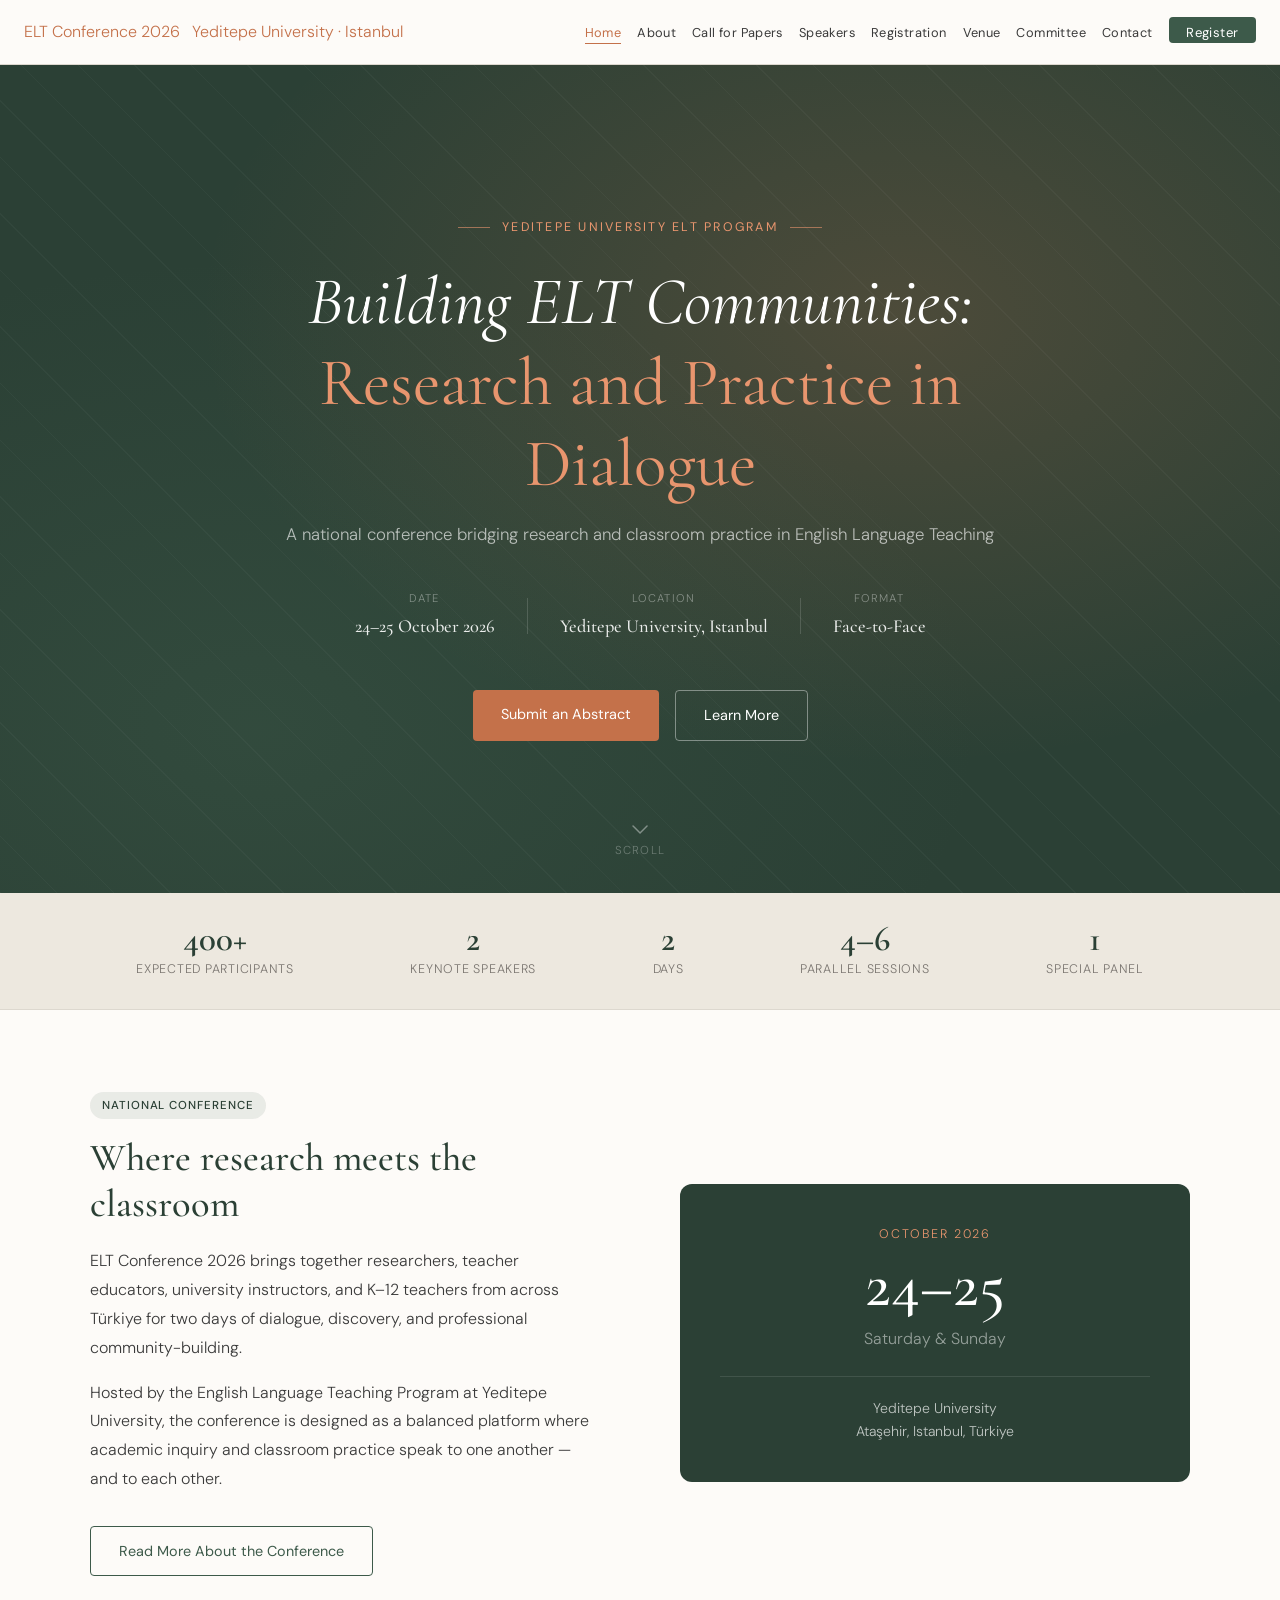
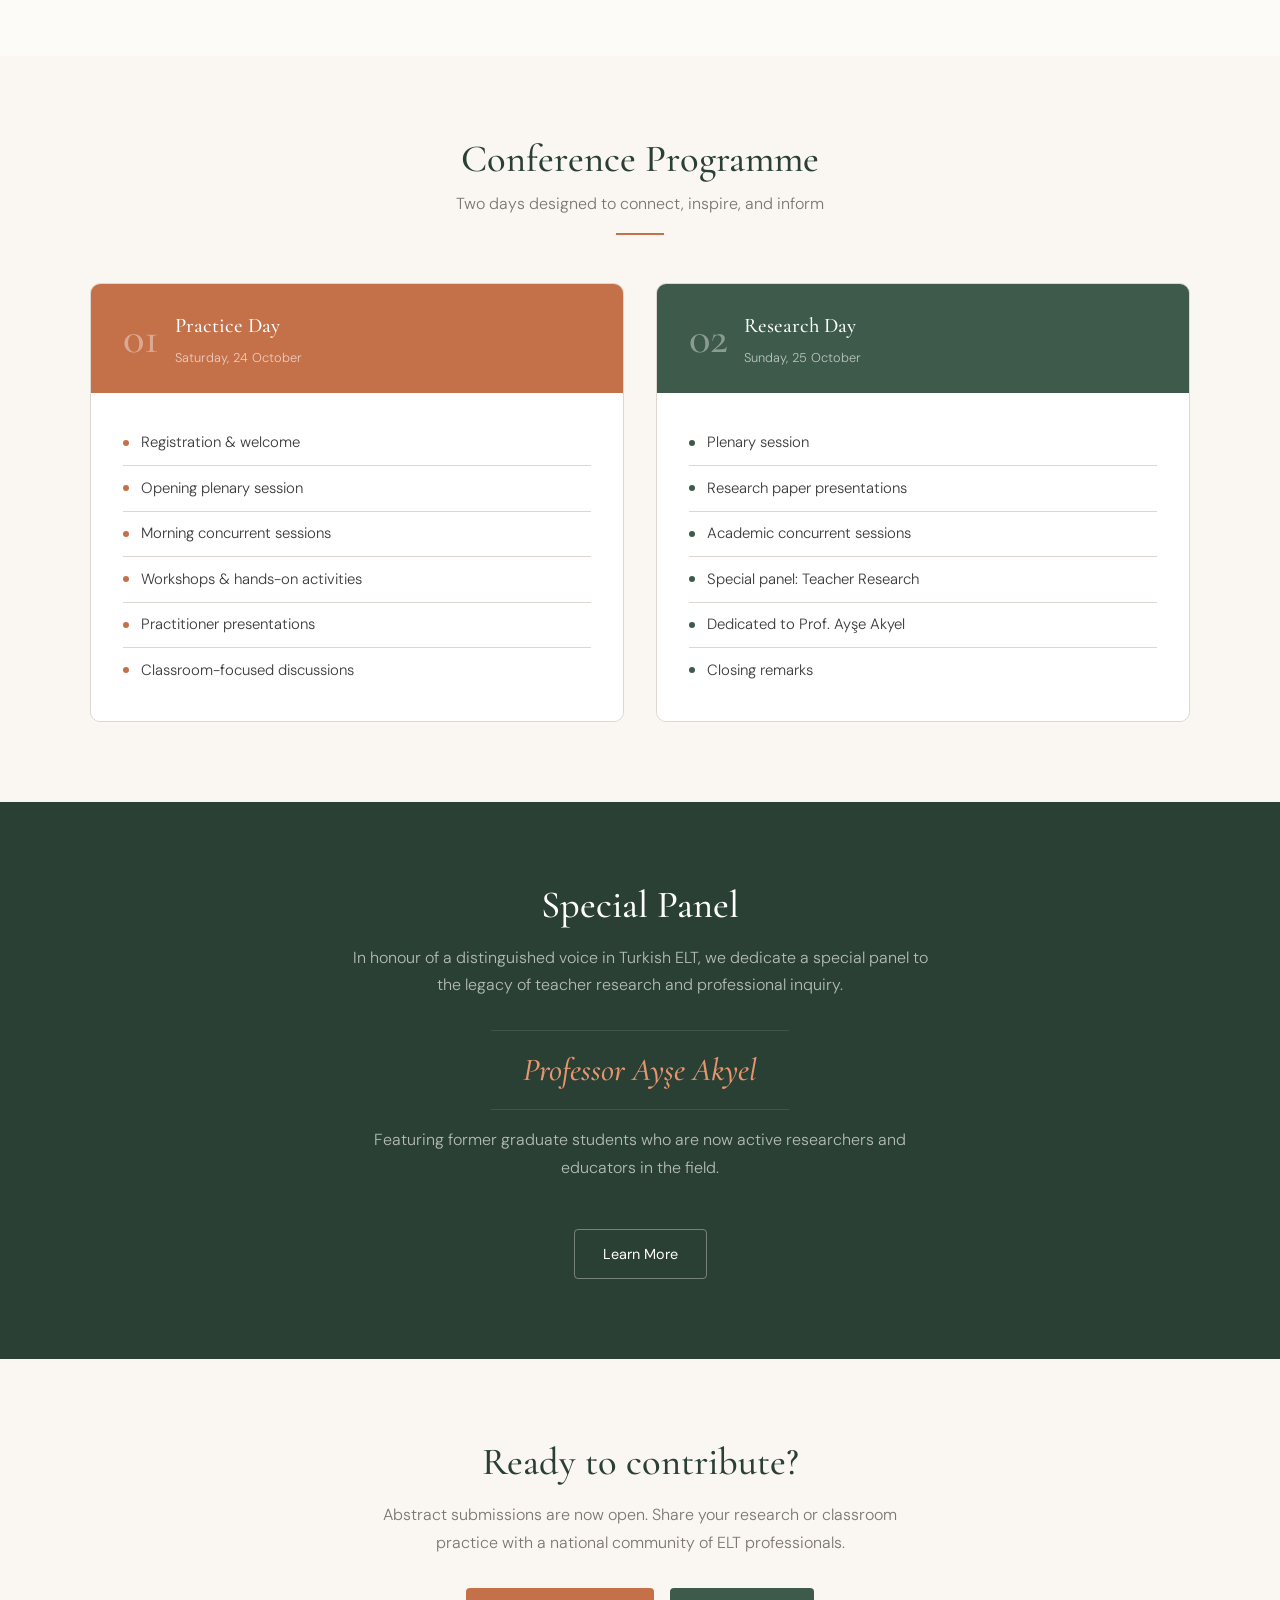
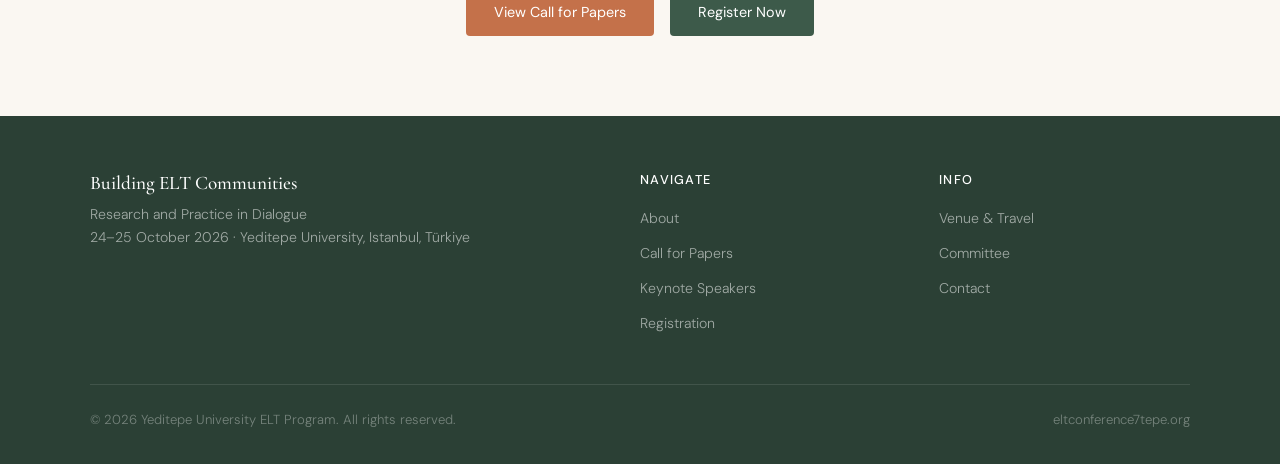
<file: indexold.html>
<!DOCTYPE html>
<html lang="en">
<head>
  <meta charset="UTF-8">
  <meta name="viewport" content="width=device-width, initial-scale=1.0">
  <title>ELT Conference 2026 – Yeditepe University</title>
  <meta name="description" content="Building ELT Communities: Research and Practice in Dialogue. 24–25 October 2026, Yeditepe University, Istanbul.">
  <link rel="stylesheet" href="style.css">
  <style>
    .hero {
      min-height: 92vh;
      background: var(--forest-dark);
      display: flex;
      align-items: center;
      justify-content: center;
      text-align: center;
      position: relative;
      overflow: hidden;
      padding: 4rem 2rem;
    }

    .hero::before {
      content: '';
      position: absolute;
      inset: 0;
      background:
        radial-gradient(ellipse at 70% 30%, rgba(196,113,74,0.22) 0%, transparent 55%),
        radial-gradient(ellipse at 20% 80%, rgba(82,122,98,0.18) 0%, transparent 50%);
      pointer-events: none;
    }

    .hero-pattern {
      position: absolute;
      inset: 0;
      opacity: 0.03;
      background-image: repeating-linear-gradient(
        45deg,
        #fff 0px, #fff 1px,
        transparent 1px, transparent 40px
      );
      pointer-events: none;
    }

    .hero-content {
      position: relative;
      z-index: 1;
      max-width: 780px;
    }

    .hero-eyebrow {
      font-size: 0.78rem;
      letter-spacing: 0.18em;
      text-transform: uppercase;
      color: var(--terracotta-light);
      font-weight: 400;
      margin-bottom: 1.5rem;
      display: flex;
      align-items: center;
      justify-content: center;
      gap: 0.75rem;
    }

    .hero-eyebrow::before,
    .hero-eyebrow::after {
      content: '';
      width: 32px;
      height: 1px;
      background: var(--terracotta-light);
      opacity: 0.6;
    }

    .hero h1 {
      color: #fff;
      font-size: clamp(2.4rem, 6vw, 4.2rem);
      font-style: italic;
      margin-bottom: 1rem;
      font-weight: 400;
    }

    .hero h1 em {
      font-style: normal;
      color: var(--terracotta-light);
    }

    .hero-subtitle {
      font-size: 1.05rem;
      color: rgba(255,255,255,0.65);
      margin-bottom: 2.5rem;
      font-weight: 300;
    }

    .hero-meta {
      display: flex;
      align-items: center;
      justify-content: center;
      gap: 2rem;
      flex-wrap: wrap;
      margin-bottom: 3rem;
    }

    .hero-meta-item {
      text-align: center;
    }

    .hero-meta-item .label {
      display: block;
      font-size: 0.7rem;
      letter-spacing: 0.12em;
      text-transform: uppercase;
      color: rgba(255,255,255,0.4);
      margin-bottom: 0.2rem;
    }

    .hero-meta-item .value {
      font-family: 'Cormorant Garamond', serif;
      font-size: 1.15rem;
      font-weight: 500;
      color: rgba(255,255,255,0.9);
    }

    .hero-sep {
      width: 1px;
      height: 36px;
      background: rgba(255,255,255,0.15);
    }

    .hero-actions {
      display: flex;
      gap: 1rem;
      justify-content: center;
      flex-wrap: wrap;
    }

    .hero-scroll {
      position: absolute;
      bottom: 2rem;
      left: 50%;
      transform: translateX(-50%);
      display: flex;
      flex-direction: column;
      align-items: center;
      gap: 0.4rem;
      color: rgba(255,255,255,0.3);
      font-size: 0.72rem;
      letter-spacing: 0.1em;
      text-transform: uppercase;
      animation: bounceDown 2s ease-in-out infinite;
    }

    .hero-scroll svg { opacity: 0.4; }

    @keyframes bounceDown {
      0%, 100% { transform: translateX(-50%) translateY(0); }
      50%       { transform: translateX(-50%) translateY(6px); }
    }

    /* Stats strip */
    .stats-strip {
      background: var(--sand);
      border-bottom: 1px solid var(--border);
      padding: 1.75rem 2rem;
    }

    .stats-inner {
      max-width: 1100px;
      margin: 0 auto;
      display: flex;
      justify-content: space-around;
      flex-wrap: wrap;
      gap: 1.5rem;
    }

    .stat {
      text-align: center;
    }

    .stat-number {
      font-family: 'Cormorant Garamond', serif;
      font-size: 2.2rem;
      font-weight: 600;
      color: var(--forest-dark);
      line-height: 1;
      margin-bottom: 0.2rem;
    }

    .stat-label {
      font-size: 0.78rem;
      letter-spacing: 0.06em;
      color: var(--muted);
      text-transform: uppercase;
    }

    /* About strip */
    .about-strip {
      padding: 5rem 2rem;
    }

    .about-strip-inner {
      max-width: 1100px;
      margin: 0 auto;
      display: grid;
      grid-template-columns: 1fr 1fr;
      gap: 5rem;
      align-items: center;
    }

    .about-text h2 {
      color: var(--forest-dark);
      margin-bottom: 1.25rem;
    }

    .about-text p {
      margin-bottom: 1rem;
      line-height: 1.8;
    }

    .about-visual {
      position: relative;
    }

    .date-card {
      background: var(--forest-dark);
      color: #fff;
      border-radius: 12px;
      padding: 2.5rem;
      text-align: center;
    }

    .date-card .month {
      font-size: 0.78rem;
      letter-spacing: 0.15em;
      text-transform: uppercase;
      color: var(--terracotta-light);
      margin-bottom: 0.5rem;
    }

    .date-card .days {
      font-family: 'Cormorant Garamond', serif;
      font-size: 4rem;
      font-weight: 500;
      color: #fff;
      line-height: 1;
      margin-bottom: 0.5rem;
    }

    .date-card .year {
      font-size: 1rem;
      color: rgba(255,255,255,0.5);
      margin-bottom: 1.5rem;
    }

    .date-card .location {
      font-size: 0.88rem;
      color: rgba(255,255,255,0.7);
      border-top: 1px solid rgba(255,255,255,0.1);
      padding-top: 1.25rem;
      line-height: 1.6;
    }

    /* Days section */
    .days-grid {
      max-width: 1100px;
      margin: 0 auto;
      display: grid;
      grid-template-columns: 1fr 1fr;
      gap: 2rem;
    }

    .day-card {
      border-radius: 10px;
      overflow: hidden;
      border: 1px solid var(--border);
    }

    .day-header {
      padding: 1.5rem 2rem;
      display: flex;
      align-items: center;
      gap: 1rem;
    }

    .day-header.day1 { background: var(--terracotta); }
    .day-header.day2 { background: var(--forest); }

    .day-num {
      font-family: 'Cormorant Garamond', serif;
      font-size: 2.8rem;
      font-weight: 500;
      color: rgba(255,255,255,0.4);
      line-height: 1;
    }

    .day-info .day-title {
      font-family: 'Cormorant Garamond', serif;
      font-size: 1.3rem;
      font-weight: 500;
      color: #fff;
    }

    .day-info .day-date {
      font-size: 0.8rem;
      color: rgba(255,255,255,0.65);
      margin-top: 0.2rem;
    }

    .day-body {
      background: #fff;
      padding: 1.75rem 2rem;
    }

    .day-body ul {
      list-style: none;
    }

    .day-body ul li {
      padding: 0.6rem 0;
      border-bottom: 1px solid var(--border);
      font-size: 0.93rem;
      color: var(--ink-light);
      display: flex;
      align-items: center;
      gap: 0.75rem;
    }

    .day-body ul li:last-child { border-bottom: none; }

    .day-body ul li::before {
      content: '';
      width: 6px;
      height: 6px;
      border-radius: 50%;
      flex-shrink: 0;
    }

    .day-card:first-child .day-body ul li::before { background: var(--terracotta); }
    .day-card:last-child  .day-body ul li::before { background: var(--forest); }

    /* Panel spotlight */
    .panel-spotlight {
      background: var(--forest-dark);
      padding: 5rem 2rem;
      text-align: center;
    }

    .panel-spotlight h2 {
      color: #fff;
      margin-bottom: 1rem;
    }

    .panel-spotlight p {
      color: rgba(255,255,255,0.65);
      max-width: 600px;
      margin: 0 auto 2rem;
    }

    .panel-name {
      display: inline-block;
      font-family: 'Cormorant Garamond', serif;
      font-size: 2rem;
      font-weight: 500;
      font-style: italic;
      color: var(--terracotta-light);
      border-top: 1px solid rgba(255,255,255,0.1);
      border-bottom: 1px solid rgba(255,255,255,0.1);
      padding: 0.75rem 2rem;
      margin-bottom: 1rem;
    }

    /* CTA */
    .cta-section {
      padding: 5rem 2rem;
      text-align: center;
      background: var(--cream);
    }

    .cta-section h2 {
      color: var(--forest-dark);
      margin-bottom: 1rem;
    }

    .cta-section p {
      color: var(--muted);
      margin-bottom: 2rem;
      max-width: 520px;
      margin-left: auto;
      margin-right: auto;
    }

    @media (max-width: 768px) {
      .about-strip-inner { grid-template-columns: 1fr; gap: 3rem; }
      .days-grid { grid-template-columns: 1fr; }
      .hero-sep { display: none; }
    }
  </style>
</head>
<body>

<nav>
  <div class="nav-inner">
    <a href="index.html" class="nav-logo">
      ELT Conference 2026
      <span>Yeditepe University · Istanbul</span>
    </a>
    <ul class="nav-links" id="nav-links">
      <li><a href="index.html" class="active">Home</a></li>
      <li><a href="about.html">About</a></li>
      <li><a href="cfp.html">Call for Papers</a></li>
      <li><a href="speakers.html">Speakers</a></li>
      <li><a href="registration.html">Registration</a></li>
      <li><a href="venue.html">Venue</a></li>
      <li><a href="committee.html">Committee</a></li>
      <li><a href="contact.html">Contact</a></li>
      <li><a href="registration.html" class="nav-register">Register</a></li>
    </ul>
    <button class="nav-hamburger" id="hamburger" aria-label="Menu">
      <span></span><span></span><span></span>
    </button>
  </div>
</nav>

<!-- HERO -->
<section class="hero">
  <div class="hero-pattern"></div>
  <div class="hero-content">
    <div class="hero-eyebrow fade-up">Yeditepe University ELT Program</div>
    <h1 class="fade-up fade-up-2">
      Building ELT Communities:<br>
      <em>Research and Practice in Dialogue</em>
    </h1>
    <p class="hero-subtitle fade-up fade-up-3">
      A national conference bridging research and classroom practice in English Language Teaching
    </p>
    <div class="hero-meta fade-up fade-up-4">
      <div class="hero-meta-item">
        <span class="label">Date</span>
        <span class="value">24–25 October 2026</span>
      </div>
      <div class="hero-sep"></div>
      <div class="hero-meta-item">
        <span class="label">Location</span>
        <span class="value">Yeditepe University, Istanbul</span>
      </div>
      <div class="hero-sep"></div>
      <div class="hero-meta-item">
        <span class="label">Format</span>
        <span class="value">Face-to-Face</span>
      </div>
    </div>
    <div class="hero-actions fade-up fade-up-4">
      <a href="cfp.html" class="btn btn-primary">Submit an Abstract</a>
      <a href="about.html" class="btn btn-outline" style="color:#fff;border-color:rgba(255,255,255,0.4);">Learn More</a>
    </div>
  </div>
  <div class="hero-scroll">
    <svg width="16" height="10" viewBox="0 0 16 10" fill="none">
      <path d="M1 1L8 8L15 1" stroke="white" stroke-width="1.5" stroke-linecap="round"/>
    </svg>
    Scroll
  </div>
</section>

<!-- STATS STRIP -->
<div class="stats-strip">
  <div class="stats-inner">
    <div class="stat">
      <div class="stat-number">400+</div>
      <div class="stat-label">Expected Participants</div>
    </div>
    <div class="stat">
      <div class="stat-number">2</div>
      <div class="stat-label">Keynote Speakers</div>
    </div>
    <div class="stat">
      <div class="stat-number">2</div>
      <div class="stat-label">Days</div>
    </div>
    <div class="stat">
      <div class="stat-number">4–6</div>
      <div class="stat-label">Parallel Sessions</div>
    </div>
    <div class="stat">
      <div class="stat-number">1</div>
      <div class="stat-label">Special Panel</div>
    </div>
  </div>
</div>

<!-- ABOUT STRIP -->
<div class="about-strip">
  <div class="about-strip-inner">
    <div class="about-text">
      <span class="badge badge-forest" style="margin-bottom:1rem;">National Conference</span>
      <h2>Where research meets the classroom</h2>
      <p>
        ELT Conference 2026 brings together researchers, teacher educators, university instructors, and K–12 teachers from across Türkiye for two days of dialogue, discovery, and professional community-building.
      </p>
      <p>
        Hosted by the English Language Teaching Program at Yeditepe University, the conference is designed as a balanced platform where academic inquiry and classroom practice speak to one another — and to each other.
      </p>
      <a href="about.html" class="btn btn-outline" style="margin-top:1rem;">Read More About the Conference</a>
    </div>
    <div class="about-visual">
      <div class="date-card">
        <div class="month">October 2026</div>
        <div class="days">24–25</div>
        <div class="year">Saturday & Sunday</div>
        <div class="location">
          Yeditepe University<br>
          Ataşehir, Istanbul, Türkiye
        </div>
      </div>
    </div>
  </div>
</div>

<!-- CONFERENCE DAYS -->
<section class="section section-alt">
  <div class="section-title">
    <h2>Conference Programme</h2>
    <p>Two days designed to connect, inspire, and inform</p>
    <span class="ornament"></span>
  </div>
  <div class="days-grid">
    <div class="day-card">
      <div class="day-header day1">
        <div class="day-num">01</div>
        <div class="day-info">
          <div class="day-title">Practice Day</div>
          <div class="day-date">Saturday, 24 October</div>
        </div>
      </div>
      <div class="day-body">
        <ul>
          <li>Registration & welcome</li>
          <li>Opening plenary session</li>
          <li>Morning concurrent sessions</li>
          <li>Workshops & hands-on activities</li>
          <li>Practitioner presentations</li>
          <li>Classroom-focused discussions</li>
        </ul>
      </div>
    </div>
    <div class="day-card">
      <div class="day-header day2">
        <div class="day-num">02</div>
        <div class="day-info">
          <div class="day-title">Research Day</div>
          <div class="day-date">Sunday, 25 October</div>
        </div>
      </div>
      <div class="day-body">
        <ul>
          <li>Plenary session</li>
          <li>Research paper presentations</li>
          <li>Academic concurrent sessions</li>
          <li>Special panel: Teacher Research</li>
          <li>Dedicated to Prof. Ayşe Akyel</li>
          <li>Closing remarks</li>
        </ul>
      </div>
    </div>
  </div>
</section>

<!-- PANEL SPOTLIGHT -->
<section class="panel-spotlight">
  <h2>Special Panel</h2>
  <p>In honour of a distinguished voice in Turkish ELT, we dedicate a special panel to the legacy of teacher research and professional inquiry.</p>
  <div class="panel-name">Professor Ayşe Akyel</div>
  <p>Featuring former graduate students who are now active researchers and educators in the field.</p>
  <a href="about.html#panel" class="btn btn-outline" style="color:#fff;border-color:rgba(255,255,255,0.35);margin-top:1rem;">Learn More</a>
</section>

<!-- CTA -->
<section class="cta-section">
  <h2>Ready to contribute?</h2>
  <p>Abstract submissions are now open. Share your research or classroom practice with a national community of ELT professionals.</p>
  <div style="display:flex;gap:1rem;justify-content:center;flex-wrap:wrap;">
    <a href="cfp.html" class="btn btn-primary">View Call for Papers</a>
    <a href="registration.html" class="btn btn-forest">Register Now</a>
  </div>
</section>

<footer>
  <div class="footer-inner">
    <div class="footer-brand">
      <h3>Building ELT Communities</h3>
      <p>Research and Practice in Dialogue<br>24–25 October 2026 · Yeditepe University, Istanbul, Türkiye</p>
    </div>
    <div class="footer-col">
      <h4>Navigate</h4>
      <ul>
        <li><a href="about.html">About</a></li>
        <li><a href="cfp.html">Call for Papers</a></li>
        <li><a href="speakers.html">Keynote Speakers</a></li>
        <li><a href="registration.html">Registration</a></li>
      </ul>
    </div>
    <div class="footer-col">
      <h4>Info</h4>
      <ul>
        <li><a href="venue.html">Venue & Travel</a></li>
        <li><a href="committee.html">Committee</a></li>
        <li><a href="contact.html">Contact</a></li>
      </ul>
    </div>
  </div>
  <div class="footer-bottom">
    <span>© 2026 Yeditepe University ELT Program. All rights reserved.</span>
    <span>eltconference7tepe.org</span>
  </div>
</footer>

<script>
  const hamburger = document.getElementById('hamburger');
  const navLinks = document.getElementById('nav-links');
  hamburger.addEventListener('click', () => navLinks.classList.toggle('open'));
</script>

</body>
</html>
</file>
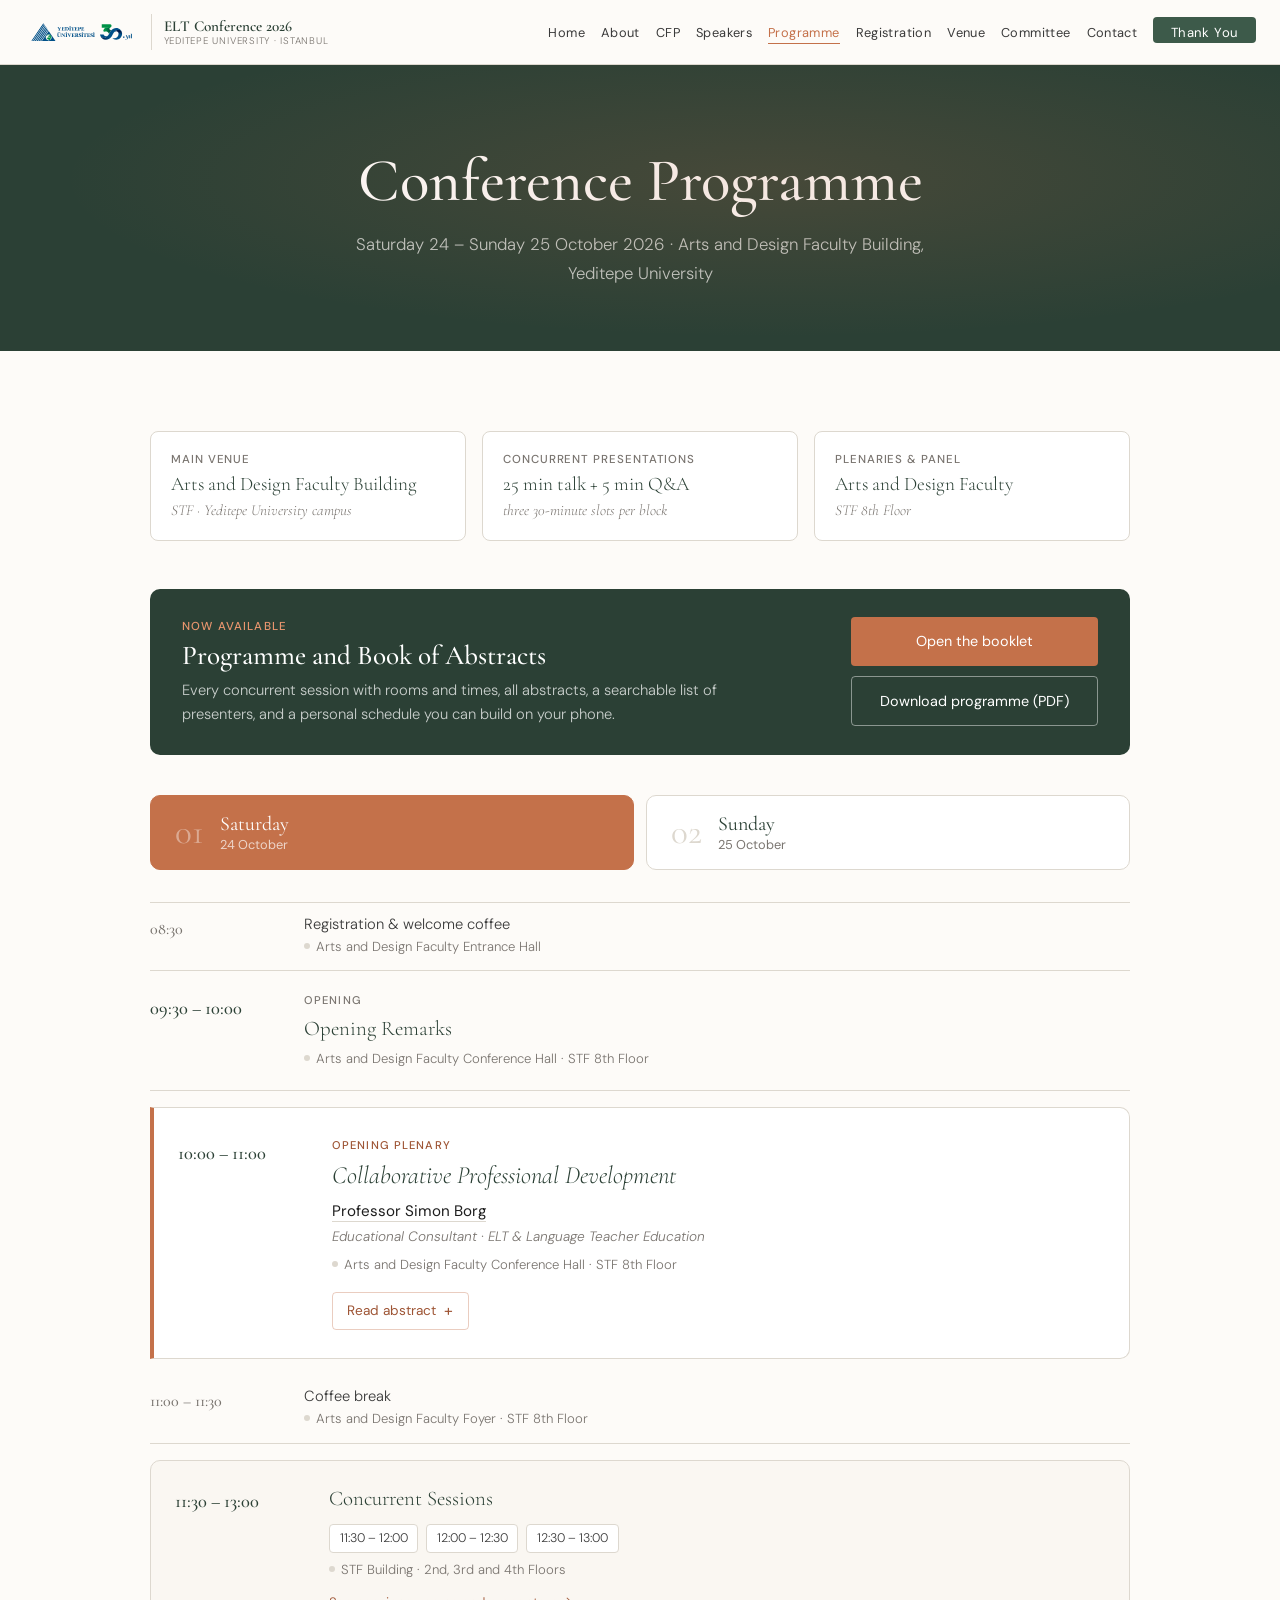
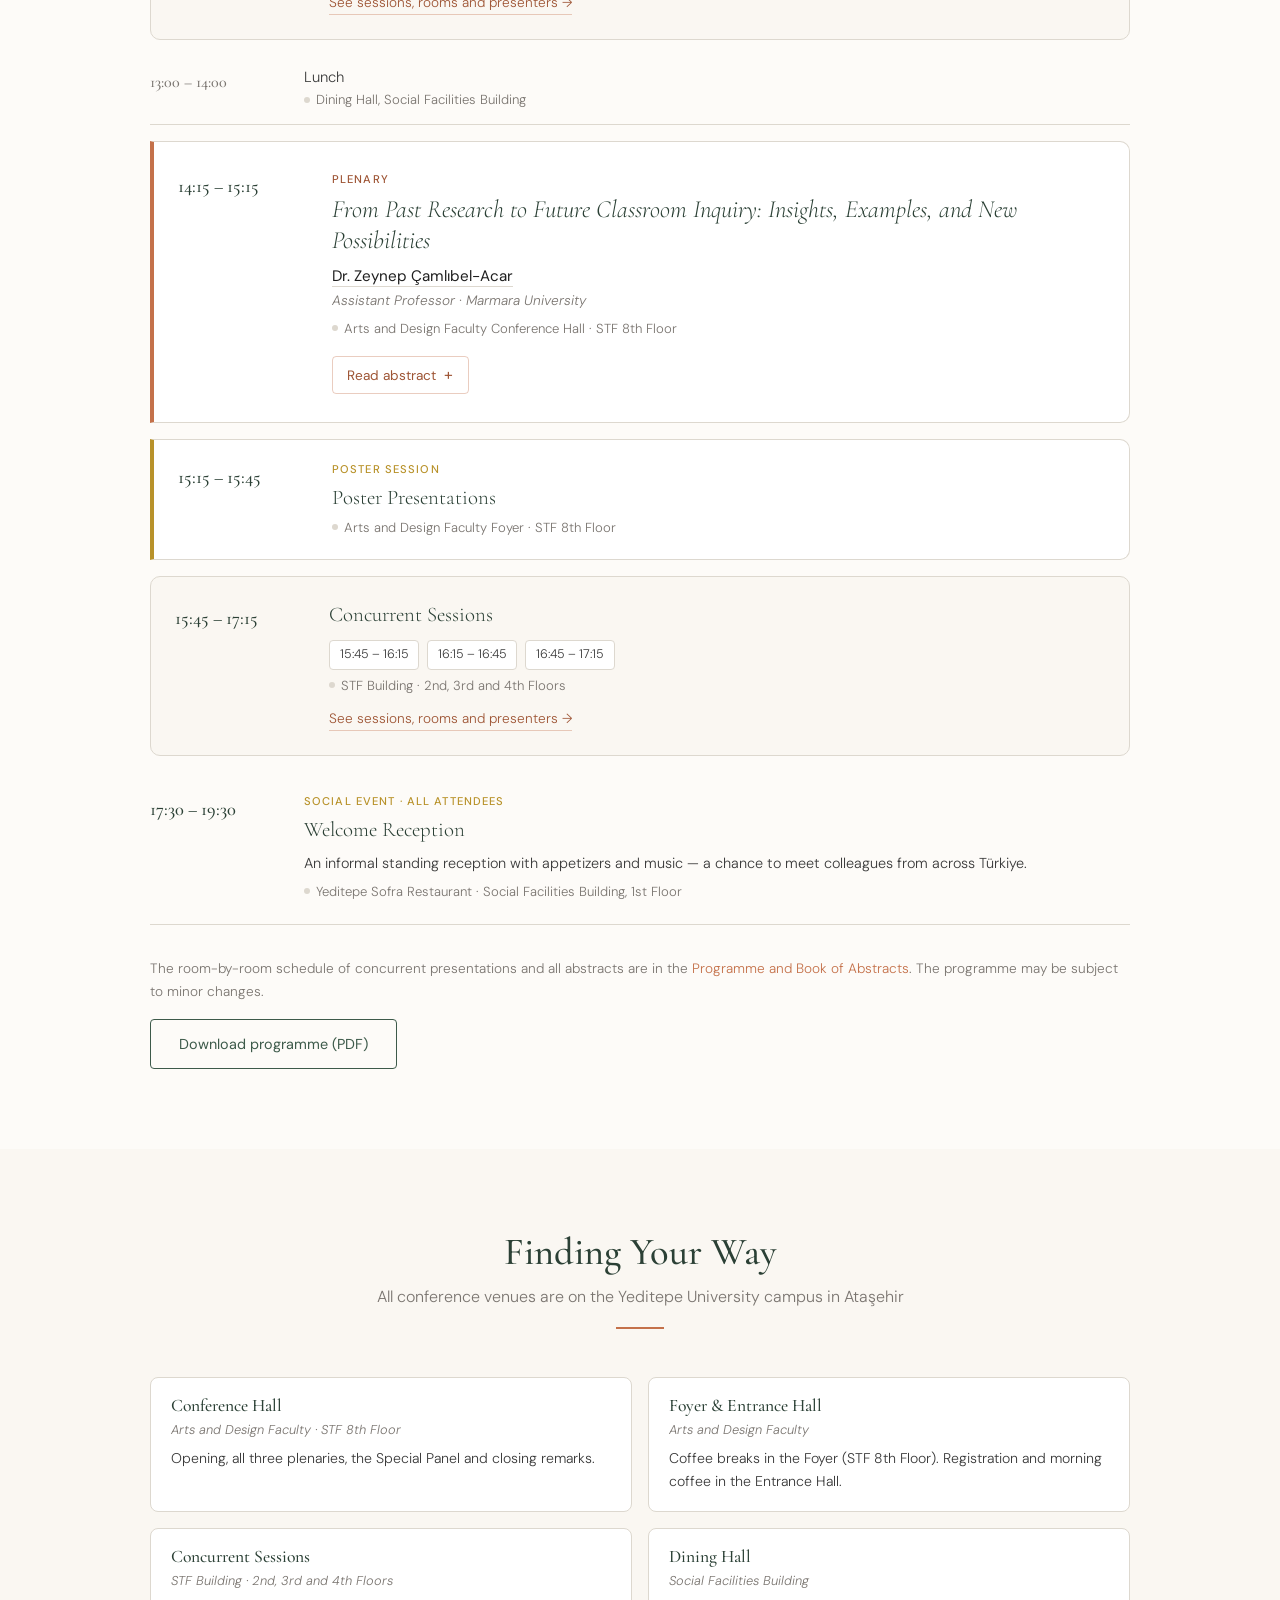
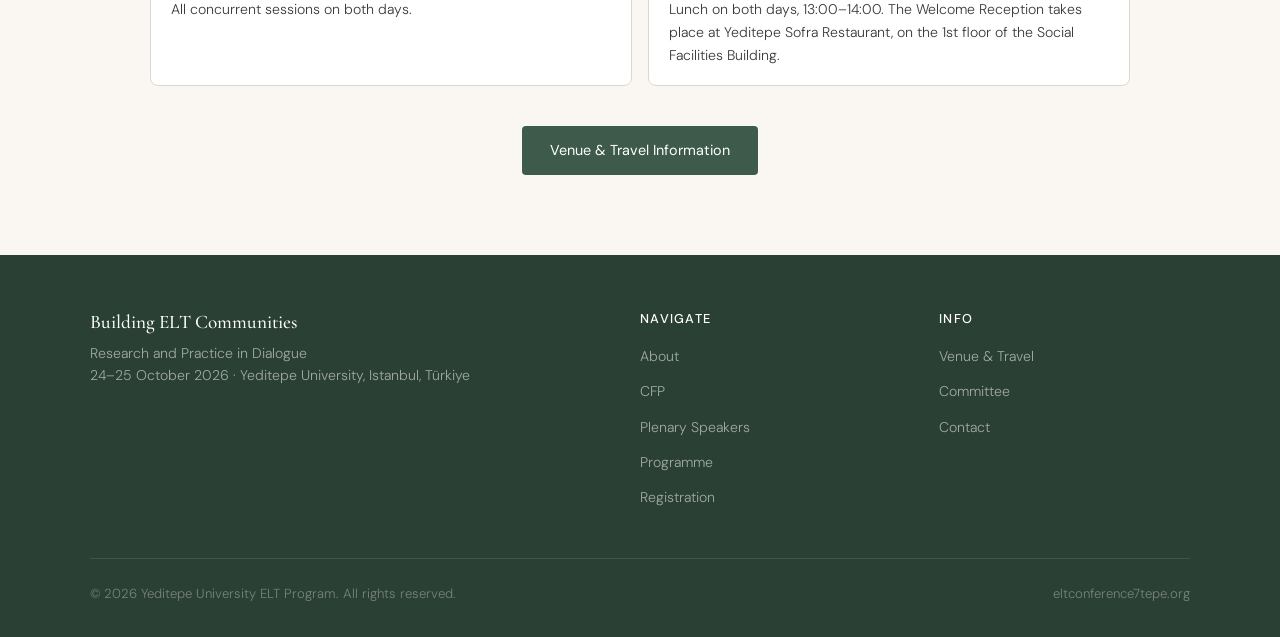
<file: programme.html>
<!DOCTYPE html>
<html lang="en">
<head>
  <meta charset="UTF-8">
  <meta name="viewport" content="width=device-width, initial-scale=1.0">
  <title>Programme – ELT Conference 2026</title>
  <meta name="description" content="Full programme of ELT Conference 2026 at Yeditepe University, 24–25 October 2026: plenary talks and abstracts, concurrent sessions, the Special Panel and venues.">
  <link rel="icon" href="data:image/svg+xml,<svg xmlns='http://www.w3.org/2000/svg' viewBox='0 0 32 32'><rect width='32' height='32' rx='5' fill='%232B4035'/><text x='50%25' y='44%25' dominant-baseline='middle' text-anchor='middle' font-family='Georgia,serif' font-size='13' font-weight='700' fill='%23E8956E'>YU</text><text x='50%25' y='78%25' dominant-baseline='middle' text-anchor='middle' font-family='Georgia,serif' font-size='9' font-weight='400' fill='rgba(255,255,255,0.7)'>ELT</text></svg>">
  <link rel="stylesheet" href="style.css">
  <style>
    .prog-wrap { max-width: 980px; margin: 0 auto; }

    /* Intro facts */
    .prog-facts { display: grid; grid-template-columns: repeat(3, 1fr); gap: 1rem; margin-bottom: 3rem; }
    .prog-fact { background: #fff; border: 1px solid var(--border); border-radius: 8px; padding: 1.1rem 1.25rem; }
    .prog-fact .k { font-size: 0.72rem; letter-spacing: 0.08em; text-transform: uppercase; color: var(--muted); font-weight: 500; }
    .prog-fact .v { font-family: 'Cormorant Garamond', serif; font-size: 1.2rem; color: var(--forest-dark); line-height: 1.3; margin-top: 0.2rem; }

    /* Day tabs */
    .day-tabs { display: flex; gap: 0.75rem; margin-bottom: 2rem; }
    .day-tab {
      flex: 1; text-align: left; cursor: pointer; font-family: inherit;
      background: #fff; border: 1px solid var(--border); border-radius: 10px;
      padding: 1rem 1.5rem; display: flex; align-items: center; gap: 1rem;
      transition: background 0.2s, border-color 0.2s;
    }
    .day-tab .n { font-family: 'Cormorant Garamond', serif; font-size: 2.2rem; line-height: 1; color: var(--border); }
    .day-tab .t { font-family: 'Cormorant Garamond', serif; font-size: 1.25rem; color: var(--forest-dark); display: block; }
    .day-tab .d { font-size: 0.8rem; color: var(--muted); display: block; }
    .day-tab[aria-selected="true"].d1 { background: var(--terracotta); border-color: var(--terracotta); }
    .day-tab[aria-selected="true"].d2 { background: var(--forest); border-color: var(--forest); }
    .day-tab[aria-selected="true"] .n { color: rgba(255,255,255,0.4); }
    .day-tab[aria-selected="true"] .t { color: #fff; }
    .day-tab[aria-selected="true"] .d { color: rgba(255,255,255,0.7); }
    .day-tab:focus-visible { outline: 2px solid var(--terracotta-dark); outline-offset: 2px; }

    .day-panel[hidden] { display: none; }
    .day-heading { display: none; }

    /* Timeline rows */
    .sched { list-style: none; border-top: 1px solid var(--border); }
    .slot { scroll-margin-top: 84px; display: grid; grid-template-columns: 130px 1fr; gap: 1.5rem; padding: 1.25rem 0; border-bottom: 1px solid var(--border); }
    .slot-time { font-family: 'Cormorant Garamond', serif; font-size: 1.15rem; color: var(--forest-dark); font-weight: 500; white-space: nowrap; padding-top: 0.1rem; }
    .slot-type { font-size: 0.7rem; letter-spacing: 0.1em; text-transform: uppercase; font-weight: 500; color: var(--muted); margin-bottom: 0.3rem; }
    .slot-title { font-family: 'Cormorant Garamond', serif; font-size: 1.3rem; color: var(--forest-dark); line-height: 1.3; }
    .slot-venue { font-size: 0.82rem; color: var(--muted); margin-top: 0.35rem; display: flex; align-items: flex-start; gap: 0.4rem; }
    .slot-venue::before { content: ''; width: 6px; height: 6px; border-radius: 50%; background: var(--border); margin-top: 0.45rem; flex-shrink: 0; }
    .slot-note { font-size: 0.9rem; color: var(--ink-light); margin-top: 0.5rem; line-height: 1.7; }

    /* Breaks: quieter */
    .slot.brk { padding: 0.75rem 0; }
    .slot.brk .slot-time { font-size: 1rem; color: var(--muted); }
    .slot.brk .slot-title { font-family: 'DM Sans', sans-serif; font-size: 0.92rem; color: var(--ink-light); }
    .slot.brk .slot-venue { margin-top: 0.15rem; }

    /* Plenary */
    .slot.plen { background: #fff; border: 1px solid var(--border); border-left: 4px solid var(--terracotta); border-radius: 0 10px 10px 0; padding: 1.75rem 1.75rem 1.75rem 1.5rem; margin: 1rem 0; }
    .slot.plen .slot-type { color: var(--terracotta-dark); }
    .talk-title { font-family: 'Cormorant Garamond', serif; font-style: italic; font-size: 1.55rem; color: var(--forest-dark); line-height: 1.25; margin-bottom: 0.5rem; }
    .talk-speaker { font-size: 0.95rem; color: var(--ink); font-weight: 400; }
    .talk-speaker a { color: inherit; border-bottom: 1px solid var(--border); }
    .talk-speaker a:hover { color: var(--terracotta); border-bottom-color: var(--terracotta); }
    .talk-aff { font-size: 0.85rem; color: var(--muted); font-style: italic; }

    details.abstract { margin-top: 1rem; }
    details.abstract summary {
      cursor: pointer; list-style: none; display: inline-flex; align-items: center; gap: 0.5rem;
      font-size: 0.85rem; font-weight: 400; color: var(--terracotta-dark);
      border: 1px solid rgba(196,113,74,0.35); border-radius: 4px; padding: 0.4rem 0.9rem;
    }
    details.abstract summary::-webkit-details-marker { display: none; }
    details.abstract summary::after { content: '+'; font-size: 1rem; line-height: 1; }
    details.abstract[open] summary::after { content: '−'; }
    details.abstract summary:hover { background: rgba(196,113,74,0.08); }
    details.abstract .abs-body { margin-top: 1rem; padding-top: 1rem; border-top: 1px solid var(--border); }
    details.abstract .abs-body p { font-size: 0.93rem; line-height: 1.85; color: var(--ink-light); }

    /* Concurrent blocks */
    .slot.conc { background: var(--cream); border: 1px solid var(--border); border-radius: 10px; padding: 1.5rem 1.75rem 1.5rem 1.5rem; margin: 1rem 0; }
    .slot.conc .slot-type { color: var(--forest); }
    .mini-slots { display: flex; gap: 0.5rem; flex-wrap: wrap; margin-top: 0.75rem; }
    .mini-slots span { font-size: 0.78rem; background: #fff; border: 1px solid var(--border); border-radius: 4px; padding: 0.2rem 0.6rem; color: var(--ink-light); }

    .slot.poster { background: #fff; border: 1px solid var(--border); border-left: 4px solid var(--gold); border-radius: 0 10px 10px 0; padding: 1.25rem 1.75rem 1.25rem 1.5rem; margin: 1rem 0; }
    .slot.poster .slot-type { color: var(--gold); }

    /* Panel / social */
    .slot.panel { background: var(--forest-dark); border-radius: 10px; padding: 1.75rem 1.75rem 1.75rem 1.5rem; margin: 1rem 0; border-bottom: none; }
    .slot.panel .slot-time, .slot.panel .slot-title { color: #fff; }
    .slot.panel .slot-type { color: var(--terracotta-light); }
    .slot.panel .slot-note, .slot.panel .slot-venue { color: rgba(255,255,255,0.7); }
    .slot.panel .slot-venue::before { background: rgba(255,255,255,0.3); }
    .slot.panel a { color: var(--terracotta-light); }
    .slot.social .slot-type { color: var(--gold); }

    /* Venue key */
    .venue-key { display: grid; grid-template-columns: 1fr 1fr; gap: 1rem; }
    .venue-key > div { background: #fff; border: 1px solid var(--border); border-radius: 8px; padding: 1.1rem 1.25rem; }
    .venue-key h4 { color: var(--forest-dark); font-size: 1.1rem; margin-bottom: 0.15rem; }
    .venue-key .tr { font-size: 0.8rem; color: var(--muted); font-style: italic; margin-bottom: 0.4rem; }
    .venue-key p { font-size: 0.88rem; color: var(--ink-light); line-height: 1.65; }

    /* Booklet call-out */
    .booklet-cta { display: flex; align-items: center; justify-content: space-between; gap: 1.5rem; flex-wrap: wrap;
      background: var(--forest-dark); color: #fff; border-radius: 10px; padding: 1.75rem 2rem; margin-bottom: 2.5rem; }
    .booklet-cta .k { font-size: 0.72rem; letter-spacing: 0.1em; text-transform: uppercase; color: var(--terracotta-light); font-weight: 500; }
    .booklet-cta h2 { font-family: 'Cormorant Garamond', serif; font-size: 1.7rem; line-height: 1.2; color: #fff; margin: 0.25rem 0 0.4rem; }
    .booklet-cta p { font-size: 0.92rem; color: rgba(255,255,255,0.75); line-height: 1.6; max-width: 34rem; }
    .booklet-cta .btn { white-space: nowrap; }
    .booklet-cta .cta-btns { display: flex; flex-direction: column; gap: 0.6rem; }
    .booklet-cta .cta-btns .btn { text-align: center; }
    .booklet-cta .btn-ghost { background: transparent; color: #fff; border: 1.5px solid rgba(255,255,255,0.45); text-align: center; }
    .booklet-cta .btn-ghost:hover { background: rgba(255,255,255,0.1); color: #fff; }
    .conc-link { display: inline-block; margin-top: 0.6rem; font-size: 0.85rem; color: var(--terracotta-dark); border-bottom: 1px solid rgba(196,113,74,0.35); }
    .conc-link:hover { color: var(--terracotta); border-bottom-color: var(--terracotta); }

    .prog-actions { display: flex; justify-content: space-between; align-items: center; gap: 1rem; flex-wrap: wrap; margin-top: 2rem; }
    .prog-actions p { font-size: 0.85rem; color: var(--muted); }

    @media (max-width: 760px) {
      .prog-facts { grid-template-columns: 1fr; }
      .venue-key { grid-template-columns: 1fr; }
      .slot { grid-template-columns: 1fr; gap: 0.35rem; }
      .slot.plen, .slot.conc, .slot.panel, .slot.poster { padding: 1.25rem; }
      .talk-title { font-size: 1.35rem; }
      .day-tab { padding: 0.85rem 1rem; }
      .booklet-cta { padding: 1.5rem; }
      .booklet-cta .btn { width: 100%; text-align: center; }
      .booklet-cta .cta-btns { width: 100%; }
      .day-tab .n { font-size: 1.7rem; }
    }

    @media print {
      nav, footer, .page-hero, .day-tabs, .prog-actions, .booklet-cta, .conc-link, details.abstract summary { display: none !important; }
      .day-panel[hidden] { display: block !important; }
      .day-heading { display: block; color: var(--forest-dark); margin: 1.5rem 0 0.5rem; }
      .section { padding: 1rem 0; }
      .slot { break-inside: avoid; }
      .slot.panel { background: #fff; border: 1px solid var(--border); }
      .slot.panel .slot-time, .slot.panel .slot-title { color: var(--forest-dark); }
      .slot.panel .slot-note, .slot.panel .slot-venue, .slot.panel .slot-note strong { color: var(--ink-light) !important; }
    }
  </style>
</head>
<body>

<nav>
  <div class="nav-inner">
    <a href="index.html" class="nav-logo">
      <img src="yulogo.svg" alt="Yeditepe University" style="height:32px;width:auto;display:block;flex-shrink:0;">
      <span class="nav-logo-divider"></span>
      <span class="nav-logo-text">ELT Conference 2026<span>Yeditepe University · Istanbul</span></span>
    </a>
    <ul class="nav-links" id="nav-links">
      <li><a href="index.html">Home</a></li>
      <li><a href="about.html">About</a></li>
      <li><a href="cfp.html">CFP</a></li>
      <li><a href="speakers.html">Speakers</a></li>
      <li><a href="programme.html" class="active">Programme</a></li>
      <li><a href="registration.html">Registration</a></li>
      <li><a href="venue.html">Venue</a></li>
      <li><a href="committee.html">Committee</a></li>
      <li><a href="contact.html">Contact</a></li>
      <li><a href="index.html#thank-you" class="nav-register">Thank You</a></li>
    </ul>
    <button class="nav-hamburger" id="hamburger" aria-label="Menu"><span></span><span></span><span></span></button>
  </div>
</nav>

<div class="page-hero">
  <h1>Conference Programme</h1>
  <p>Saturday 24 – Sunday 25 October 2026 · Arts and Design Faculty Building, Yeditepe University</p>
</div>

<section class="section">
  <div class="prog-wrap">

    <div class="prog-facts">
      <div class="prog-fact"><div class="k">Main venue</div><div class="v">Arts and Design Faculty Building<br><span style="font-size:0.95rem;color:var(--muted);font-style:italic;">STF · Yeditepe University campus</span></div></div>
      <div class="prog-fact"><div class="k">Concurrent presentations</div><div class="v">25 min talk + 5 min Q&amp;A<br><span style="font-size:0.95rem;color:var(--muted);font-style:italic;">three 30-minute slots per block</span></div></div>
      <div class="prog-fact"><div class="k">Plenaries &amp; panel</div><div class="v">Arts and Design Faculty<br><span style="font-size:0.95rem;color:var(--muted);font-style:italic;">STF 8th Floor</span></div></div>
    </div>

    <div class="booklet-cta">
      <div>
        <div class="k">Now available</div>
        <h2>Programme and Book of Abstracts</h2>
        <p>Every concurrent session with rooms and times, all abstracts, a searchable list of presenters, and a personal schedule you can build on your phone.</p>
      </div>
      <div class="cta-btns">
        <a href="booklet.html" target="_blank" rel="noopener" class="btn btn-primary">Open the booklet</a>
        <a href="ELT_Conference_2026_Programme.pdf" download class="btn btn-ghost">Download programme (PDF)</a>
      </div>
    </div>

    <div class="day-tabs" role="tablist" aria-label="Conference days">
      <button class="day-tab d1" role="tab" id="tab-day1" aria-controls="day1" aria-selected="true">
        <span class="n">01</span><span><span class="t">Saturday</span><span class="d">24 October</span></span>
      </button>
      <button class="day-tab d2" role="tab" id="tab-day2" aria-controls="day2" aria-selected="false" tabindex="-1">
        <span class="n">02</span><span><span class="t">Sunday</span><span class="d">25 October</span></span>
      </button>
    </div>

    <!-- ═══════════ DAY 1 ═══════════ -->
    <div class="day-panel" id="day1" role="tabpanel" aria-labelledby="tab-day1">
      <h2 class="day-heading">Day 1 · Saturday, 24 October</h2>
      <ol class="sched">

        <li class="slot brk">
          <div class="slot-time">08:30</div>
          <div>
            <div class="slot-title">Registration &amp; welcome coffee</div>
            <div class="slot-venue">Arts and Design Faculty Entrance Hall</div>
          </div>
        </li>

        <li class="slot">
          <div class="slot-time">09:30 – 10:00</div>
          <div>
            <div class="slot-type">Opening</div>
            <div class="slot-title">Opening Remarks</div>
            <div class="slot-venue">Arts and Design Faculty Conference Hall · STF 8th Floor</div>
          </div>
        </li>

        <li class="slot plen" id="borg">
          <div class="slot-time">10:00 – 11:00</div>
          <div>
            <div class="slot-type">Opening Plenary</div>
            <div class="talk-title">Collaborative Professional Development</div>
            <div class="talk-speaker"><a href="speakers.html#borg">Professor Simon Borg</a></div>
            <div class="talk-aff">Educational Consultant · ELT &amp; Language Teacher Education</div>
            <div class="slot-venue">Arts and Design Faculty Conference Hall · STF 8th Floor</div>
            <details class="abstract">
              <summary>Read abstract</summary>
              <div class="abs-body">
                <p>Teacher professional development is often treated as an individual activity, but teacher learning can be significantly shaped by interaction with colleagues. This talk examines collaborative professional development: sustained strategies through which teachers learn together and from one another. Drawing on social models of teacher learning, it argues that collaboration can extend the scope, depth and durability of professional development by enabling teachers to share expertise, examine practice collectively, test ideas in context and strengthen professional agency. The discussion highlights collaborative strategies and the conditions that support them, as well as recurring practical and organisational challenges. It also considers how teachers and educational leaders can establish productive conditions and evaluate collaborative initiatives. The central argument is that collaboration adds value when it is sustained, purposeful and closely connected to teachers’ work. Under these conditions, learning with colleagues can generate forms of understanding and change that are difficult to achieve through individual professional development alone.</p>
              </div>
            </details>
          </div>
        </li>

        <li class="slot brk">
          <div class="slot-time">11:00 – 11:30</div>
          <div>
            <div class="slot-title">Coffee break</div>
            <div class="slot-venue">Arts and Design Faculty Foyer · STF 8th Floor</div>
          </div>
        </li>

        <li class="slot conc">
          <div class="slot-time">11:30 – 13:00</div>
          <div>
            <div class="slot-title">Concurrent Sessions</div>
            <div class="mini-slots"><span>11:30 – 12:00</span><span>12:00 – 12:30</span><span>12:30 – 13:00</span></div>
            <div class="slot-venue">STF Building · 2nd, 3rd and 4th Floors</div>
            <a class="conc-link" href="booklet.html" target="_blank" rel="noopener">See sessions, rooms and presenters →</a>
          </div>
        </li>

        <li class="slot brk">
          <div class="slot-time">13:00 – 14:00</div>
          <div>
            <div class="slot-title">Lunch</div>
            <div class="slot-venue">Dining Hall, Social Facilities Building</div>
          </div>
        </li>

        <li class="slot plen" id="camlibel-acar">
          <div class="slot-time">14:15 – 15:15</div>
          <div>
            <div class="slot-type">Plenary</div>
            <div class="talk-title">From Past Research to Future Classroom Inquiry: Insights, Examples, and New Possibilities</div>
            <div class="talk-speaker"><a href="speakers.html#camlibel-acar">Dr. Zeynep Çamlıbel-Acar</a></div>
            <div class="talk-aff">Assistant Professor · Marmara University</div>
            <div class="slot-venue">Arts and Design Faculty Conference Hall · STF 8th Floor</div>
            <details class="abstract">
              <summary>Read abstract</summary>
              <div class="abs-body">
                <p>In today’s language classrooms, adopting pedagogical approaches and methods that are firmly grounded in research is more imperative than ever. At the same time, Applied Linguistics research must remain responsive to the evolving needs and realities of classrooms. This dynamic relationship between research and practice provides the central perspective for this presentation. The session will primarily explore key characteristics emerging from my research in various domains, including bilingual and biliteracy development, language skills development and instruction, language teacher education and professional development, emergency distance education, and early English language learning and teaching across contexts, with insights that may inform and inspire EFL teacher-researchers. It will also introduce resources that can help strengthen and sustain connections between research and practice in language education. An interactive component will invite participants to reflect on their own interests, needs, and experiences, and to consider how more research or practice might be meaningfully integrated into their work.</p>
              </div>
            </details>
          </div>
        </li>

        <li class="slot poster">
          <div class="slot-time">15:15 – 15:45</div>
          <div>
            <div class="slot-type">Poster Session</div>
            <div class="slot-title">Poster Presentations</div>
            <div class="slot-venue">Arts and Design Faculty Foyer · STF 8th Floor</div>
          </div>
        </li>

        <li class="slot conc">
          <div class="slot-time">15:45 – 17:15</div>
          <div>
            <div class="slot-title">Concurrent Sessions</div>
            <div class="mini-slots"><span>15:45 – 16:15</span><span>16:15 – 16:45</span><span>16:45 – 17:15</span></div>
            <div class="slot-venue">STF Building · 2nd, 3rd and 4th Floors</div>
            <a class="conc-link" href="booklet.html" target="_blank" rel="noopener">See sessions, rooms and presenters →</a>
          </div>
        </li>

        <li class="slot social">
          <div class="slot-time">17:30 – 19:30</div>
          <div>
            <div class="slot-type">Social Event · All Attendees</div>
            <div class="slot-title">Welcome Reception</div>
            <div class="slot-note">An informal standing reception with appetizers and music — a chance to meet colleagues from across Türkiye.</div>
            <div class="slot-venue">Yeditepe Sofra Restaurant · Social Facilities Building, 1st Floor</div>
          </div>
        </li>

      </ol>
    </div>

    <!-- ═══════════ DAY 2 ═══════════ -->
    <div class="day-panel" id="day2" role="tabpanel" aria-labelledby="tab-day2" hidden>
      <h2 class="day-heading">Day 2 · Sunday, 25 October</h2>
      <ol class="sched">

        <li class="slot poster">
          <div class="slot-time">09:30 – 10:00</div>
          <div>
            <div class="slot-type">Poster Session</div>
            <div class="slot-title">Poster Presentations</div>
            <div class="slot-venue">Arts and Design Faculty Foyer · STF 8th Floor</div>
          </div>
        </li>

        <li class="slot plen" id="farhady">
          <div class="slot-time">10:00 – 11:00</div>
          <div>
            <div class="slot-type">Plenary</div>
            <div class="talk-title">Research and Practice in Dialogue: The Case of Language Assessment</div>
            <div class="talk-speaker"><a href="speakers.html#farhady">Professor Hossein Farhady</a></div>
            <div class="talk-aff">Assessment &amp; Research Consultant</div>
            <div class="slot-venue">Arts and Design Faculty Conference Hall · STF 8th Floor</div>
            <details class="abstract">
              <summary>Read abstract</summary>
              <div class="abs-body">
                <p>The purpose of this presentation is threefold. First, I will discuss the relationship between research and practice on the one hand and other determining institutions involved in education, on the other. I will also argue that research and practice are often (if not always) under the influence of institutions that manage the nature of the dialogue between research and practice. Second, I will explain how practice chases research and sometimes within a long distance. To illustrate, I will take two theoretical frameworks and discuss the challenges we all face through moving from theory to practice. Third, I will discuss the necessity of coordination and cooperation among all stakeholders. Otherwise, any institution in the cycle, no matter how advanced and up to date it is, will most likely fail in closing the gap between research and practice.</p>
              </div>
            </details>
          </div>
        </li>

        <li class="slot brk">
          <div class="slot-time">11:00 – 11:30</div>
          <div>
            <div class="slot-title">Coffee break</div>
            <div class="slot-venue">Arts and Design Faculty Foyer · STF 8th Floor</div>
          </div>
        </li>

        <li class="slot conc">
          <div class="slot-time">11:30 – 13:00</div>
          <div>
            <div class="slot-title">Concurrent Sessions</div>
            <div class="mini-slots"><span>11:30 – 12:00</span><span>12:00 – 12:30</span><span>12:30 – 13:00</span></div>
            <div class="slot-venue">STF Building · 2nd, 3rd and 4th Floors</div>
            <a class="conc-link" href="booklet.html" target="_blank" rel="noopener">See sessions, rooms and presenters →</a>
          </div>
        </li>

        <li class="slot brk">
          <div class="slot-time">13:00 – 14:00</div>
          <div>
            <div class="slot-title">Lunch</div>
            <div class="slot-venue">Dining Hall, Social Facilities Building</div>
          </div>
        </li>

        <li class="slot panel" id="panel">
          <div class="slot-time">14:15 – 15:45</div>
          <div>
            <div class="slot-type">Special Panel · In Honour of Professor Ayşe S. Akyel</div>
            <div class="slot-title">A Life Dedicated to Teacher Education</div>
            <div class="slot-note"><strong style="color:#fff;font-weight:500;">Moderator:</strong> Prof. Adem Soruç (Samsun University)<br>
              <strong style="color:#fff;font-weight:500;">Panelists:</strong><br>Prof. Sumru Akcan (Boğaziçi University)<br>Prof. Çiler Hatipoğlu (Middle East Technical University)<br>Assist. Prof. Görsev Bafralı (İstanbul Gelişim University)<br>Assist. Prof. Merve Savaşçı (Sakarya University)<br>Dr. Özden Oğul Bülbül (Yeditepe University)</div>
            <div class="slot-note">The panel concludes with remarks by Professor Akyel. <a href="about.html#panel">About the panel →</a></div>
            <div class="slot-venue">Arts and Design Faculty Conference Hall · STF 8th Floor</div>
          </div>
        </li>

        <li class="slot">
          <div class="slot-time">15:45 – 16:00</div>
          <div>
            <div class="slot-type">Closing</div>
            <div class="slot-title">Closing Remarks</div>
            <div class="slot-venue">Arts and Design Faculty Conference Hall · STF 8th Floor</div>
          </div>
        </li>

      </ol>
    </div>

    <div class="prog-actions">
      <p>The room-by-room schedule of concurrent presentations and all abstracts are in the <a href="booklet.html" target="_blank" rel="noopener">Programme and Book of Abstracts</a>. The programme may be subject to minor changes.</p>
      <a href="ELT_Conference_2026_Programme.pdf" download class="btn btn-outline">Download programme (PDF)</a>
    </div>

  </div>
</section>

<!-- VENUE KEY -->
<section class="section section-alt">
  <div class="section-title">
    <h2>Finding Your Way</h2>
    <p>All conference venues are on the Yeditepe University campus in Ataşehir</p>
    <span class="ornament"></span>
  </div>
  <div class="prog-wrap venue-key">
    <div>
      <h4>Conference Hall</h4>
      <div class="tr">Arts and Design Faculty · STF 8th Floor</div>
      <p>Opening, all three plenaries, the Special Panel and closing remarks.</p>
    </div>
    <div>
      <h4>Foyer &amp; Entrance Hall</h4>
      <div class="tr">Arts and Design Faculty</div>
      <p>Coffee breaks in the Foyer (STF 8th Floor). Registration and morning coffee in the Entrance Hall.</p>
    </div>
    <div>
      <h4>Concurrent Sessions</h4>
      <div class="tr">STF Building · 2nd, 3rd and 4th Floors</div>
      <p>All concurrent sessions on both days.</p>
    </div>
    <div>
      <h4>Dining Hall</h4>
      <div class="tr">Social Facilities Building</div>
      <p>Lunch on both days, 13:00–14:00. The Welcome Reception takes place at Yeditepe Sofra Restaurant, on the 1st floor of the Social Facilities Building.</p>
    </div>
  </div>
  <div style="text-align:center;margin-top:2.5rem;">
    <a href="venue.html" class="btn btn-forest">Venue &amp; Travel Information</a>
  </div>
</section>

<footer>
  <div class="footer-inner">
    <div class="footer-brand"><h3>Building ELT Communities</h3><p>Research and Practice in Dialogue<br>24–25 October 2026 · Yeditepe University, Istanbul, Türkiye</p></div>
    <div class="footer-col"><h4>Navigate</h4><ul><li><a href="about.html">About</a></li><li><a href="cfp.html">CFP</a></li><li><a href="speakers.html">Plenary Speakers</a></li><li><a href="programme.html">Programme</a></li><li><a href="registration.html">Registration</a></li></ul></div>
    <div class="footer-col"><h4>Info</h4><ul><li><a href="venue.html">Venue &amp; Travel</a></li><li><a href="committee.html">Committee</a></li><li><a href="contact.html">Contact</a></li></ul></div>
  </div>
  <div class="footer-bottom"><span>© 2026 Yeditepe University ELT Program. All rights reserved.</span><span>eltconference7tepe.org</span></div>
</footer>

<script>
  document.getElementById('hamburger').addEventListener('click', () => document.getElementById('nav-links').classList.toggle('open'));

  const tabs = Array.from(document.querySelectorAll('.day-tab'));
  function showDay(id, focus) {
    tabs.forEach(t => {
      const on = t.getAttribute('aria-controls') === id;
      t.setAttribute('aria-selected', on);
      t.tabIndex = on ? 0 : -1;
      document.getElementById(t.getAttribute('aria-controls')).hidden = !on;
      if (on && focus) t.focus();
    });
  }
  tabs.forEach((t, i) => {
    t.addEventListener('click', () => {
      showDay(t.getAttribute('aria-controls'));
      history.replaceState(null, '', '#' + t.getAttribute('aria-controls'));
    });
    t.addEventListener('keydown', e => {
      if (e.key === 'ArrowRight' || e.key === 'ArrowLeft') {
        const next = tabs[(i + (e.key === 'ArrowRight' ? 1 : tabs.length - 1)) % tabs.length];
        showDay(next.getAttribute('aria-controls'), true);
      }
    });
  });

  // Deep links: #day2, or a plenary anchor (#borg, #camlibel-acar, #farhady, #panel)
  function openFromHash() {
    const id = location.hash.slice(1);
    if (!id) return;
    const el = document.getElementById(id);
    if (!el) return;
    const panel = el.classList.contains('day-panel') ? el : el.closest('.day-panel');
    if (panel) showDay(panel.id);
    const d = !el.classList.contains('day-panel') && el.querySelector('details.abstract');
    if (d) d.open = true;
    if (!el.classList.contains('day-panel')) setTimeout(() => el.scrollIntoView({ block: 'start' }), 50);
  }
  openFromHash();
  window.addEventListener('hashchange', openFromHash);

  // Printing: show both days with all abstracts expanded
  let printOpened = [];
  window.addEventListener('beforeprint', () => {
    printOpened = Array.from(document.querySelectorAll('details.abstract:not([open])'));
    printOpened.forEach(d => d.open = true);
  });
  window.addEventListener('afterprint', () => { printOpened.forEach(d => d.open = false); });
  document.getElementById('print-btn')?.addEventListener('click', () => window.print());
</script>
</body>
</html>
</file>
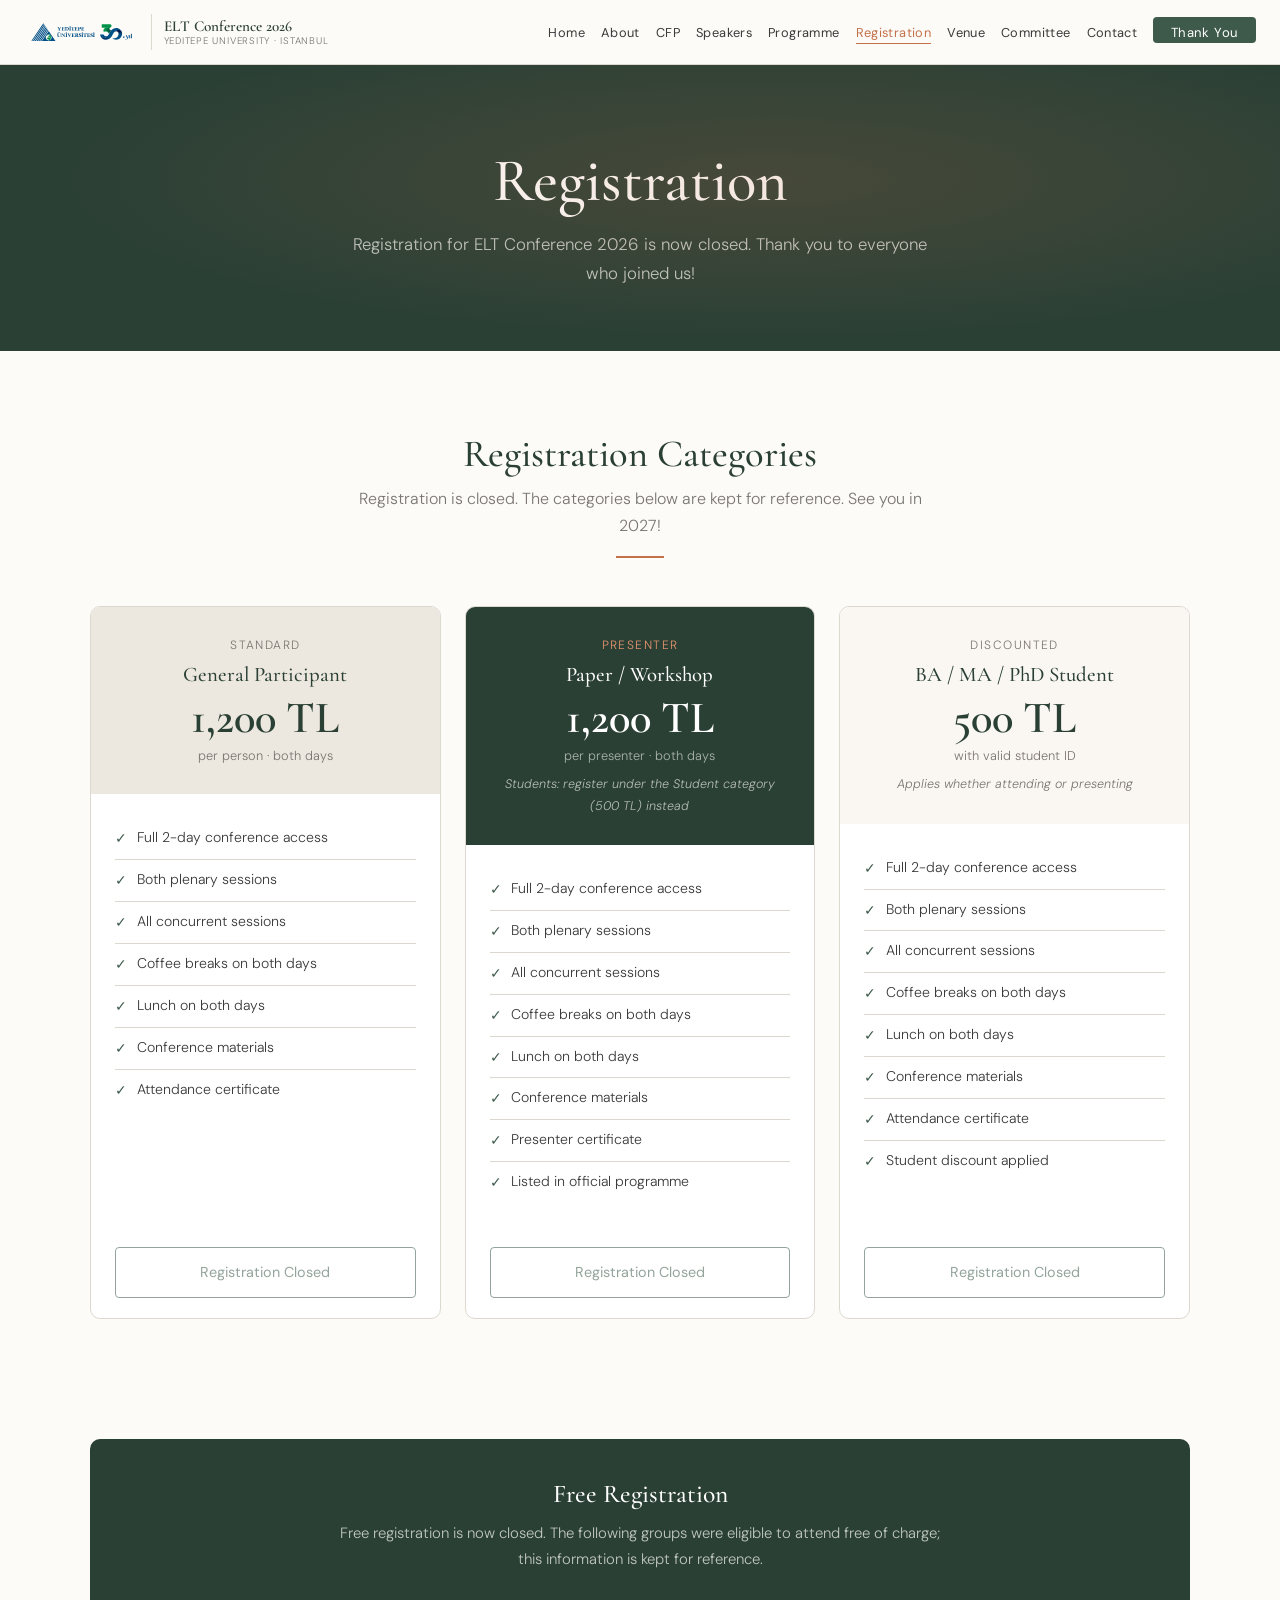
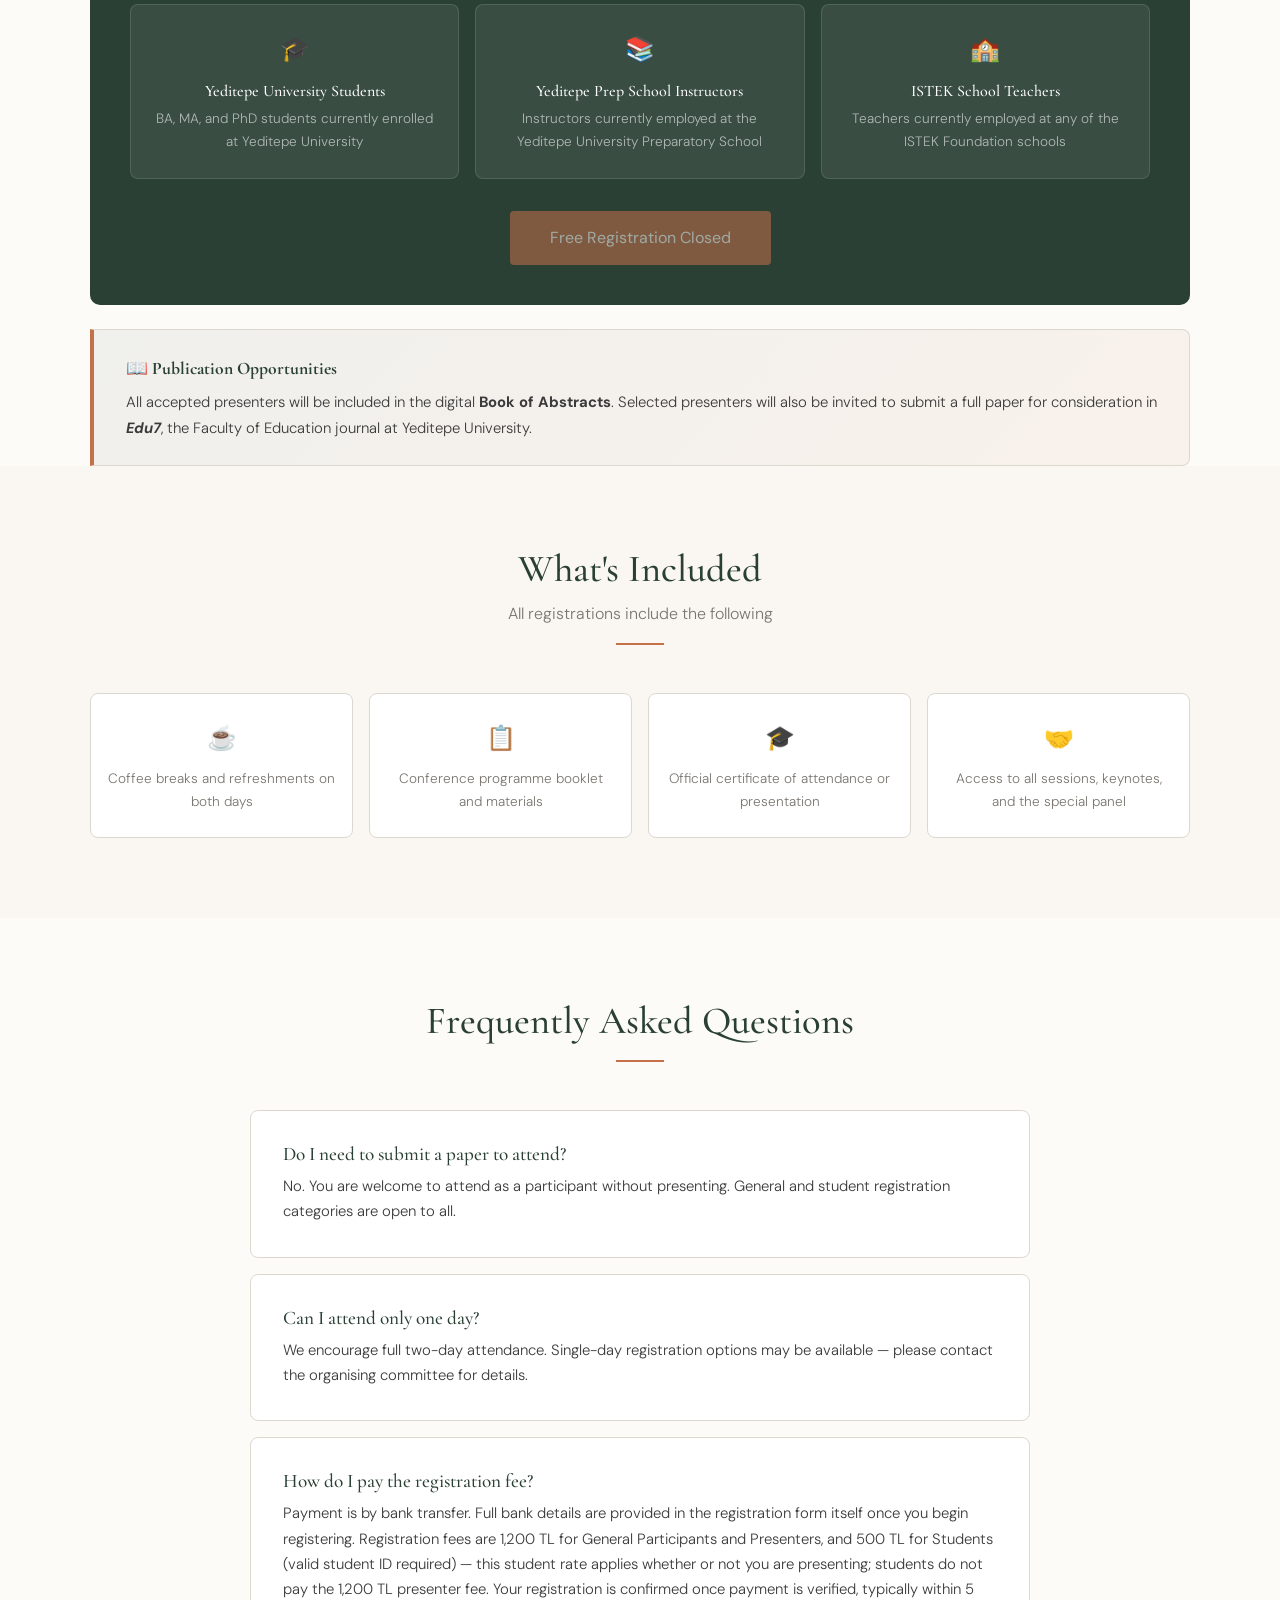
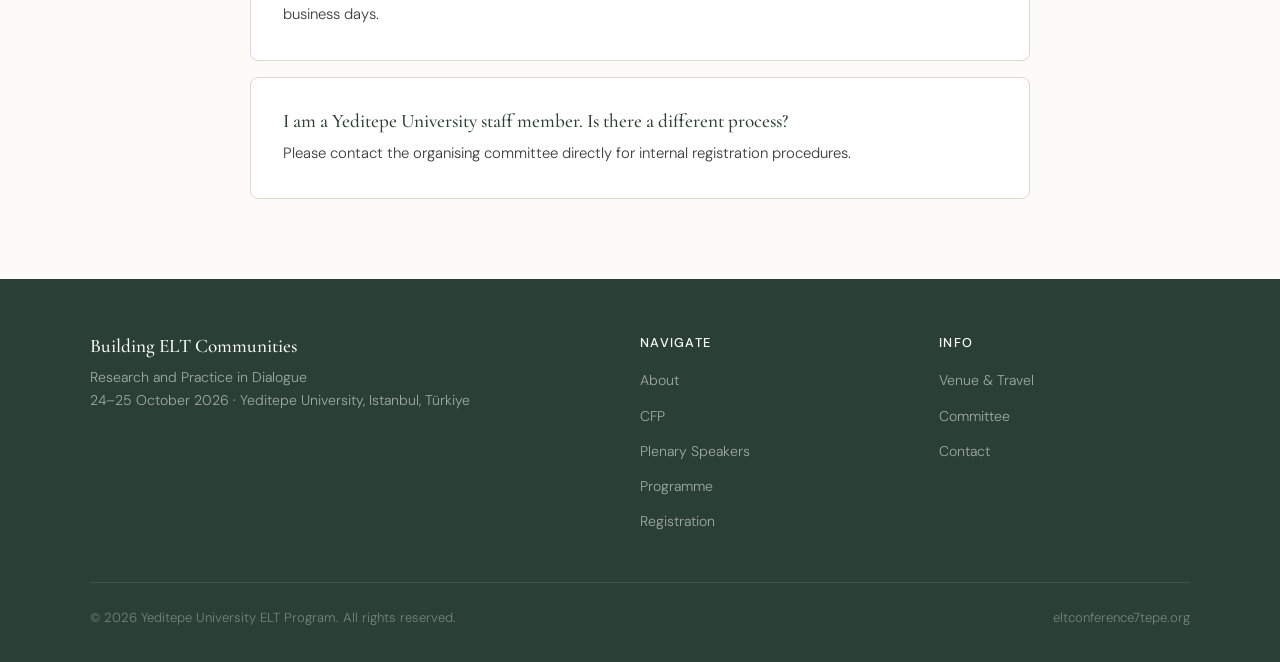
<file: registration.html>
<!DOCTYPE html>
<html lang="en">
<head>
  <meta charset="UTF-8">
  <meta name="viewport" content="width=device-width, initial-scale=1.0">
  <title>Registration – ELT Conference 2026</title>
  <link rel="icon" href="data:image/svg+xml,<svg xmlns='http://www.w3.org/2000/svg' viewBox='0 0 32 32'><rect width='32' height='32' rx='5' fill='%232B4035'/><text x='50%25' y='44%25' dominant-baseline='middle' text-anchor='middle' font-family='Georgia,serif' font-size='13' font-weight='700' fill='%23E8956E'>YU</text><text x='50%25' y='78%25' dominant-baseline='middle' text-anchor='middle' font-family='Georgia,serif' font-size='9' font-weight='400' fill='rgba(255,255,255,0.7)'>ELT</text></svg>">
  <link rel="stylesheet" href="style.css">
  <style>
    .reg-grid { max-width:1100px;margin:0 auto;display:grid;grid-template-columns:repeat(3,1fr);gap:1.5rem; }
    .reg-card { background:#fff;border:1px solid var(--border);border-radius:10px;overflow:hidden;display:flex;flex-direction:column; }
    .reg-card-header { padding:1.75rem;text-align:center; }
    .reg-card-header.standard { background:var(--sand); }
    .reg-card-header.featured { background:var(--forest-dark); }
    .reg-card-header.student { background:var(--cream); }
    .reg-card-header .reg-type { font-size:0.75rem;letter-spacing:0.12em;text-transform:uppercase;margin-bottom:0.5rem; }
    .reg-card-header.featured .reg-type { color:var(--terracotta-light); }
    .reg-card-header.standard .reg-type, .reg-card-header.student .reg-type { color:var(--muted); }
    .reg-card-header h3 { font-size:1.3rem;margin-bottom:0.5rem; }
    .reg-card-header.featured h3 { color:#fff; }
    .reg-card-header.standard h3, .reg-card-header.student h3 { color:var(--forest-dark); }
    .price { font-family:'Cormorant Garamond',serif;font-size:2.8rem;font-weight:600;line-height:1;margin-bottom:0.25rem; }
    .reg-card-header.featured .price { color:#fff; }
    .reg-card-header.standard .price, .reg-card-header.student .price { color:var(--forest-dark); }
    .price-note { font-size:0.8rem; }
    .reg-card-header.featured .price-note { color:rgba(255,255,255,0.6); }
    .reg-card-header.standard .price-note, .reg-card-header.student .price-note { color:var(--muted); }
    .price-subnote { font-size:0.78rem;font-style:italic;margin-top:0.5rem; }
    .reg-card-header.featured .price-subnote { color:rgba(255,255,255,0.65); }
    .reg-card-header.standard .price-subnote, .reg-card-header.student .price-subnote { color:var(--muted); }
    .reg-card-body { padding:1.5rem;flex:1; }
    .reg-card-body ul { list-style:none; }
    .reg-card-body ul li { display:flex;align-items:flex-start;gap:0.6rem;padding:0.5rem 0;border-bottom:1px solid var(--border);font-size:0.88rem;color:var(--ink-light); }
    .reg-card-body ul li:last-child { border-bottom:none; }
    .reg-card-body ul li::before { content:'✓';color:var(--forest);font-weight:500;flex-shrink:0;margin-top:1px; }
    .reg-card-footer { padding:1.25rem 1.5rem; }
    .tba-price { font-family:'Cormorant Garamond',serif;font-size:2rem;font-weight:500;color:var(--muted); }
    .includes-section { max-width:1100px;margin:0 auto; }
    .includes-grid { display:grid;grid-template-columns:repeat(4,1fr);gap:1rem;margin-top:2rem; }
    .include-item { text-align:center;padding:1.5rem 1rem;background:#fff;border:1px solid var(--border);border-radius:8px; }
    .include-icon { font-size:1.5rem;margin-bottom:0.5rem; }
    .include-item p { font-size:0.85rem;color:var(--muted);margin:0; }
    @media(max-width:768px){.reg-grid{grid-template-columns:1fr;}.includes-grid{grid-template-columns:repeat(2,1fr);}}
    @media(max-width:480px){.includes-grid{grid-template-columns:1fr;}}
  </style>
</head>
<body>

<nav>
  <div class="nav-inner">
    <a href="index.html" class="nav-logo">
      <img src="yulogo.svg" alt="Yeditepe University" style="height:32px;width:auto;display:block;flex-shrink:0;">
      <span class="nav-logo-divider"></span>
      <span class="nav-logo-text">ELT Conference 2026<span>Yeditepe University · Istanbul</span></span>
    </a>
    <ul class="nav-links" id="nav-links">
      <li><a href="index.html">Home</a></li>
      <li><a href="about.html">About</a></li>
      <li><a href="cfp.html">CFP</a></li>
      <li><a href="speakers.html">Speakers</a></li>
      <li><a href="programme.html">Programme</a></li>
      <li><a href="registration.html" class="active">Registration</a></li>
      <li><a href="venue.html">Venue</a></li>
      <li><a href="committee.html">Committee</a></li>
      <li><a href="contact.html">Contact</a></li>
      <li><a href="index.html#thank-you" class="nav-register">Thank You</a></li>
    </ul>
    <button class="nav-hamburger" id="hamburger" aria-label="Menu"><span></span><span></span><span></span></button>
  </div>
</nav>

<div class="page-hero">
  <h1>Registration</h1>
  <p>Registration for ELT Conference 2026 is now closed. Thank you to everyone who joined us!</p>
</div>

<!-- REGISTRATION CARDS -->
<section class="section">
  <div class="section-title">
    <h2>Registration Categories</h2>
    <p>Registration is closed. The categories below are kept for reference. See you in 2027!</p>
    <span class="ornament"></span>
  </div>
  <div class="reg-grid">

    <!-- Standard -->
    <div class="reg-card">
      <div class="reg-card-header standard">
        <div class="reg-type">Standard</div>
        <h3>General Participant</h3>
        <div class="price">1,200 TL</div>
        <div class="price-note">per person · both days</div>
      </div>
      <div class="reg-card-body">
        <ul>
          <li>Full 2-day conference access</li>
          <li>Both plenary sessions</li>
          <li>All concurrent sessions</li>
          <li>Coffee breaks on both days</li>
          <li>Lunch on both days</li>
          <li>Conference materials</li>
          <li>Attendance certificate</li>
        </ul>
      </div>
      <div class="reg-card-footer">
        <span class="btn btn-outline" style="width:100%;text-align:center;display:block;opacity:0.55;cursor:default;pointer-events:none;">Registration Closed</span>
      </div>
    </div>

    <!-- Presenter -->
    <div class="reg-card">
      <div class="reg-card-header featured">
        <div class="reg-type">Presenter</div>
        <h3>Paper / Workshop</h3>
        <div class="price" style="color:#fff;font-size:2.8rem;">1,200 TL</div>
        <div class="price-note">per presenter · both days</div>
        <div class="price-subnote">Students: register under the Student category (500 TL) instead</div>
      </div>
      <div class="reg-card-body">
        <ul>
          <li>Full 2-day conference access</li>
          <li>Both plenary sessions</li>
          <li>All concurrent sessions</li>
          <li>Coffee breaks on both days</li>
          <li>Lunch on both days</li>
          <li>Conference materials</li>
          <li>Presenter certificate</li>
          <li>Listed in official programme</li>
        </ul>
      </div>
      <div class="reg-card-footer">
        <span class="btn btn-outline" style="width:100%;text-align:center;display:block;opacity:0.55;cursor:default;pointer-events:none;">Registration Closed</span>
      </div>
    </div>

    <!-- Student -->
    <div class="reg-card">
      <div class="reg-card-header student">
        <div class="reg-type">Discounted</div>
        <h3>BA / MA / PhD Student</h3>
        <div class="price">500 TL</div>
        <div class="price-note">with valid student ID</div>
        <div class="price-subnote">Applies whether attending or presenting</div>
      </div>
      <div class="reg-card-body">
        <ul>
          <li>Full 2-day conference access</li>
          <li>Both plenary sessions</li>
          <li>All concurrent sessions</li>
          <li>Coffee breaks on both days</li>
          <li>Lunch on both days</li>
          <li>Conference materials</li>
          <li>Attendance certificate</li>
          <li>Student discount applied</li>
        </ul>
      </div>
      <div class="reg-card-footer">
        <span class="btn btn-outline" style="width:100%;text-align:center;display:block;opacity:0.55;cursor:default;pointer-events:none;">Registration Closed</span>
      </div>
    </div>
  </div>
</section>


  <!-- FREE REGISTRATION -->
  <div style="max-width:1100px;margin:2.5rem auto 0;background:var(--forest-dark);border-radius:10px;padding:2.5rem;">
    <h3 style="color:#fff;text-align:center;margin-bottom:0.75rem;">Free Registration</h3>
    <p style="color:rgba(255,255,255,0.7);text-align:center;font-size:0.93rem;max-width:620px;margin:0 auto 2rem;">Free registration is now closed. The following groups were eligible to attend free of charge; this information is kept for reference.</p>
    <div style="display:grid;grid-template-columns:repeat(3,1fr);gap:1rem;margin-bottom:2rem;">
      <div style="background:rgba(255,255,255,0.07);border:1px solid rgba(255,255,255,0.12);border-radius:8px;padding:1.5rem;text-align:center;">
        <div style="font-size:1.5rem;margin-bottom:0.75rem;">🎓</div>
        <h4 style="color:#fff;margin-bottom:0.4rem;font-size:1rem;">Yeditepe University Students</h4>
        <p style="color:rgba(255,255,255,0.6);font-size:0.85rem;">BA, MA, and PhD students currently enrolled at Yeditepe University</p>
      </div>
      <div style="background:rgba(255,255,255,0.07);border:1px solid rgba(255,255,255,0.12);border-radius:8px;padding:1.5rem;text-align:center;">
        <div style="font-size:1.5rem;margin-bottom:0.75rem;">📚</div>
        <h4 style="color:#fff;margin-bottom:0.4rem;font-size:1rem;">Yeditepe Prep School Instructors</h4>
        <p style="color:rgba(255,255,255,0.6);font-size:0.85rem;">Instructors currently employed at the Yeditepe University Preparatory School</p>
      </div>
      <div style="background:rgba(255,255,255,0.07);border:1px solid rgba(255,255,255,0.12);border-radius:8px;padding:1.5rem;text-align:center;">
        <div style="font-size:1.5rem;margin-bottom:0.75rem;">🏫</div>
        <h4 style="color:#fff;margin-bottom:0.4rem;font-size:1rem;">ISTEK School Teachers</h4>
        <p style="color:rgba(255,255,255,0.6);font-size:0.85rem;">Teachers currently employed at any of the ISTEK Foundation schools</p>
      </div>
    </div>
    <div style="text-align:center;">
      <span class="btn btn-primary" style="font-size:1rem;padding:0.85rem 2.5rem;opacity:0.55;cursor:default;pointer-events:none;">Free Registration Closed</span>
    </div>
  </div>

  <div class="highlight-box" style="max-width:1100px;margin:1.5rem auto 0;">
    <strong style="font-family:'Cormorant Garamond',serif;font-size:1.1rem;color:var(--forest-dark);">📖 Publication Opportunities</strong>
    <p style="margin-top:0.4rem;font-size:0.93rem;">All accepted presenters will be included in the digital <strong>Book of Abstracts</strong>. Selected presenters will also be invited to submit a full paper for consideration in <strong><em>Edu7</em></strong>, the Faculty of Education journal at Yeditepe University.</p>
  </div>

<!-- WHAT'S INCLUDED -->
<section class="section section-alt">
  <div class="includes-section">
    <div class="section-title">
      <h2>What's Included</h2>
      <p>All registrations include the following</p>
      <span class="ornament"></span>
    </div>
    <div class="includes-grid">
      <div class="include-item">
        <div class="include-icon">☕</div>
        <p>Coffee breaks and refreshments on both days</p>
      </div>
      <div class="include-item">
        <div class="include-icon">📋</div>
        <p>Conference programme booklet and materials</p>
      </div>
      <div class="include-item">
        <div class="include-icon">🎓</div>
        <p>Official certificate of attendance or presentation</p>
      </div>
      <div class="include-item">
        <div class="include-icon">🤝</div>
        <p>Access to all sessions, keynotes, and the special panel</p>
      </div>
    </div>
  </div>
</section>

<!-- FAQ -->
<section class="section">
  <div style="max-width:780px;margin:0 auto;">
    <div class="section-title">
      <h2>Frequently Asked Questions</h2>
      <span class="ornament"></span>
    </div>

    <div style="display:flex;flex-direction:column;gap:1rem;">
      <div class="card">
        <h4 style="color:var(--forest-dark);margin-bottom:0.5rem;">Do I need to submit a paper to attend?</h4>
        <p style="font-size:0.93rem;">No. You are welcome to attend as a participant without presenting. General and student registration categories are open to all.</p>
      </div>
      <div class="card">
        <h4 style="color:var(--forest-dark);margin-bottom:0.5rem;">Can I attend only one day?</h4>
        <p style="font-size:0.93rem;">We encourage full two-day attendance. Single-day registration options may be available — please contact the organising committee for details.</p>
      </div>
      <div class="card">
        <h4 style="color:var(--forest-dark);margin-bottom:0.5rem;">How do I pay the registration fee?</h4>
        <p style="font-size:0.93rem;">Payment is by bank transfer. Full bank details are provided in the registration form itself once you begin registering. Registration fees are 1,200 TL for General Participants and Presenters, and 500 TL for Students (valid student ID required) — this student rate applies whether or not you are presenting; students do not pay the 1,200 TL presenter fee. Your registration is confirmed once payment is verified, typically within 5 business days.</p>
      </div>
      <div class="card">
        <h4 style="color:var(--forest-dark);margin-bottom:0.5rem;">I am a Yeditepe University staff member. Is there a different process?</h4>
        <p style="font-size:0.93rem;">Please contact the organising committee directly for internal registration procedures.</p>
      </div>
    </div>
  </div>
</section>

<footer>
  <div class="footer-inner">
    <div class="footer-brand"><h3>Building ELT Communities</h3><p>Research and Practice in Dialogue<br>24–25 October 2026 · Yeditepe University, Istanbul, Türkiye</p></div>
    <div class="footer-col"><h4>Navigate</h4><ul><li><a href="about.html">About</a></li><li><a href="cfp.html">CFP</a></li><li><a href="speakers.html">Plenary Speakers</a></li><li><a href="programme.html">Programme</a></li><li><a href="registration.html">Registration</a></li></ul></div>
    <div class="footer-col"><h4>Info</h4><ul><li><a href="venue.html">Venue &amp; Travel</a></li><li><a href="committee.html">Committee</a></li><li><a href="contact.html">Contact</a></li></ul></div>
  </div>
  <div class="footer-bottom"><span>© 2026 Yeditepe University ELT Program. All rights reserved.</span><span>eltconference7tepe.org</span></div>
</footer>
<script>
  document.getElementById('hamburger').addEventListener('click',()=>document.getElementById('nav-links').classList.toggle('open'));
</script>
</body>
</html>
</file>
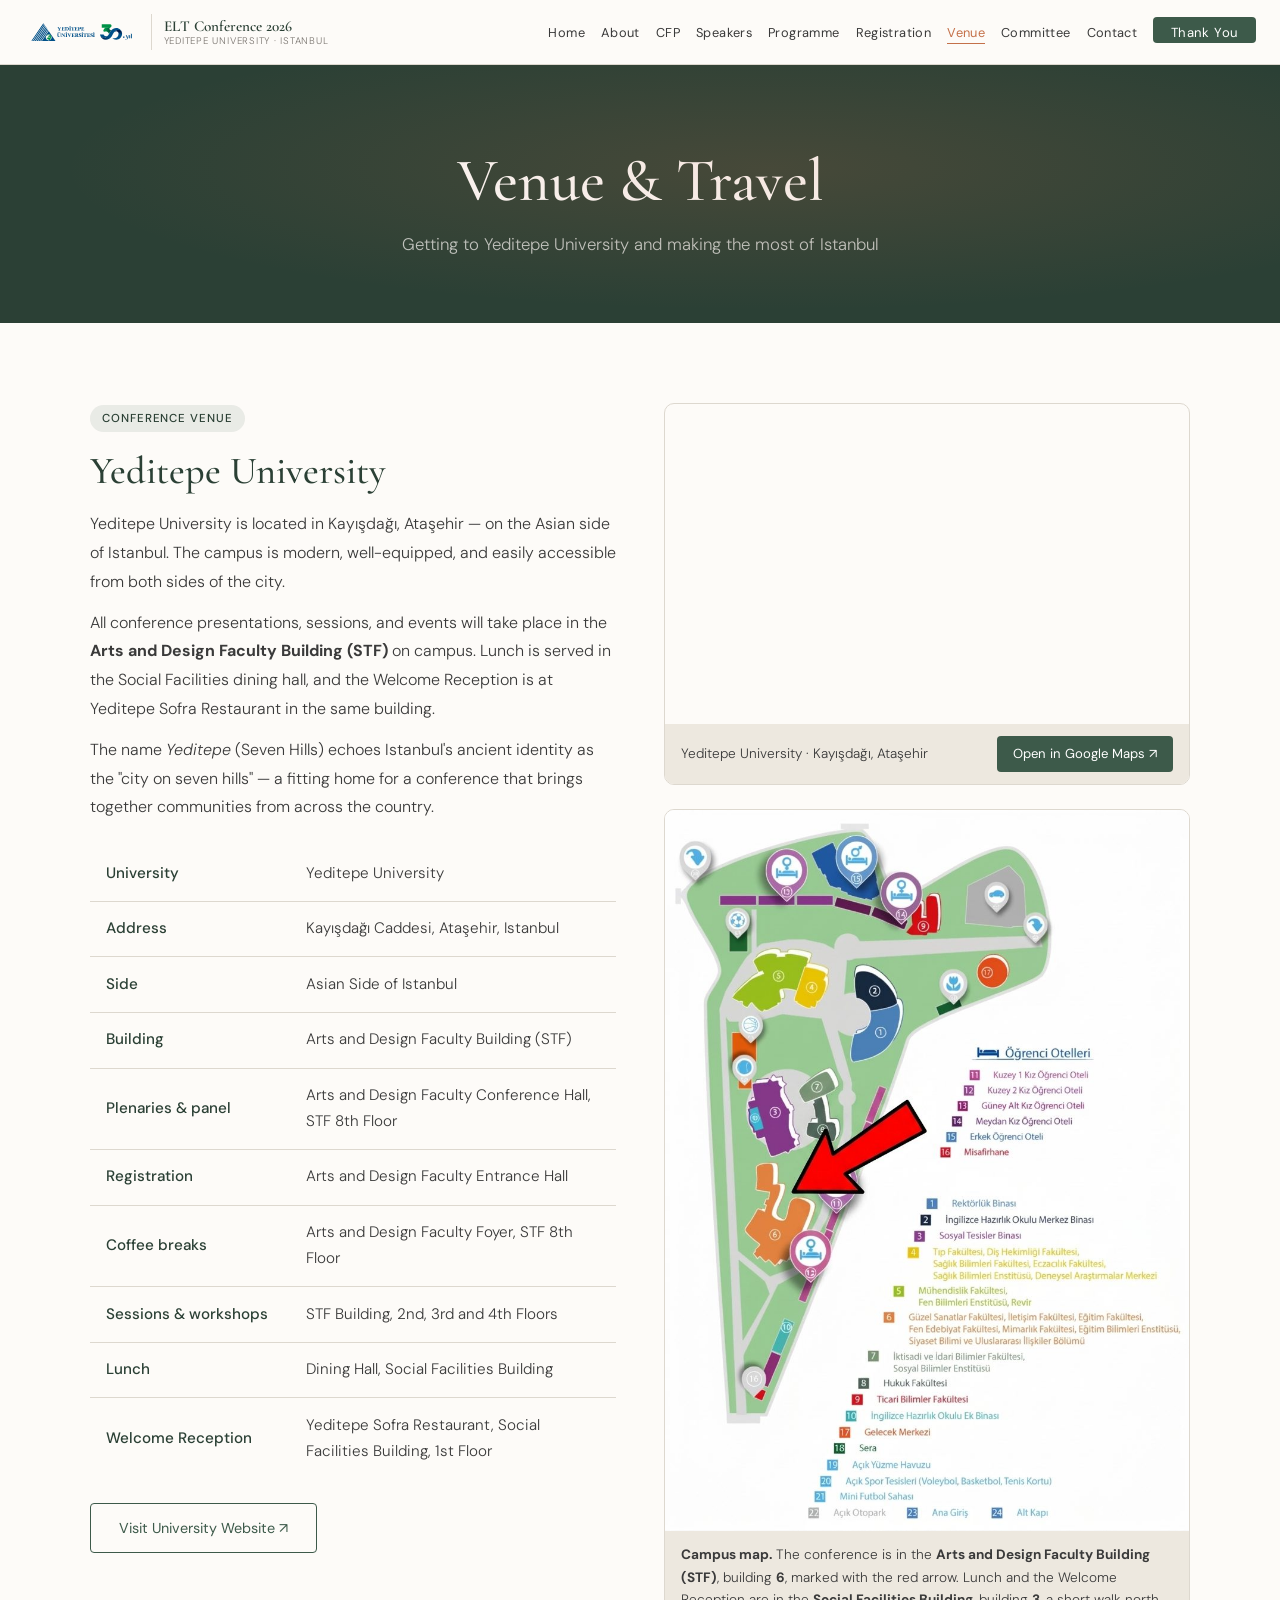
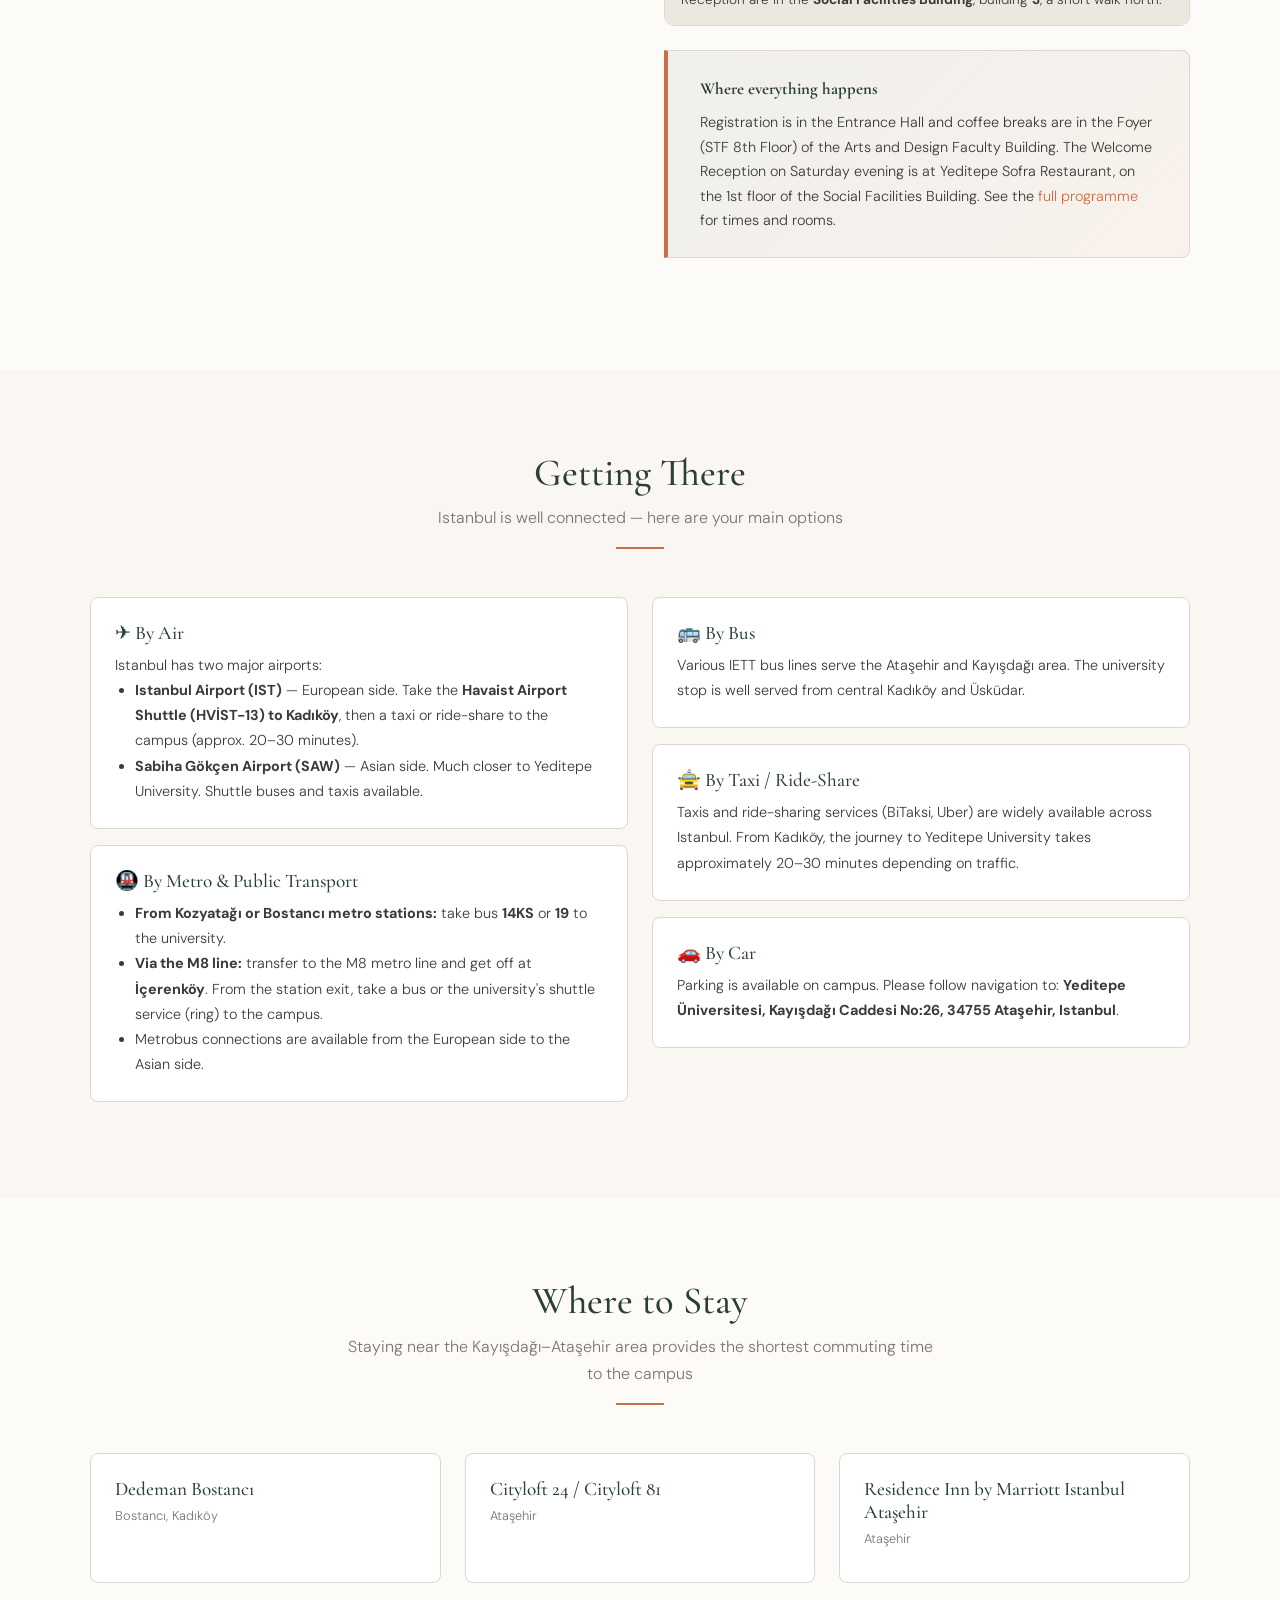
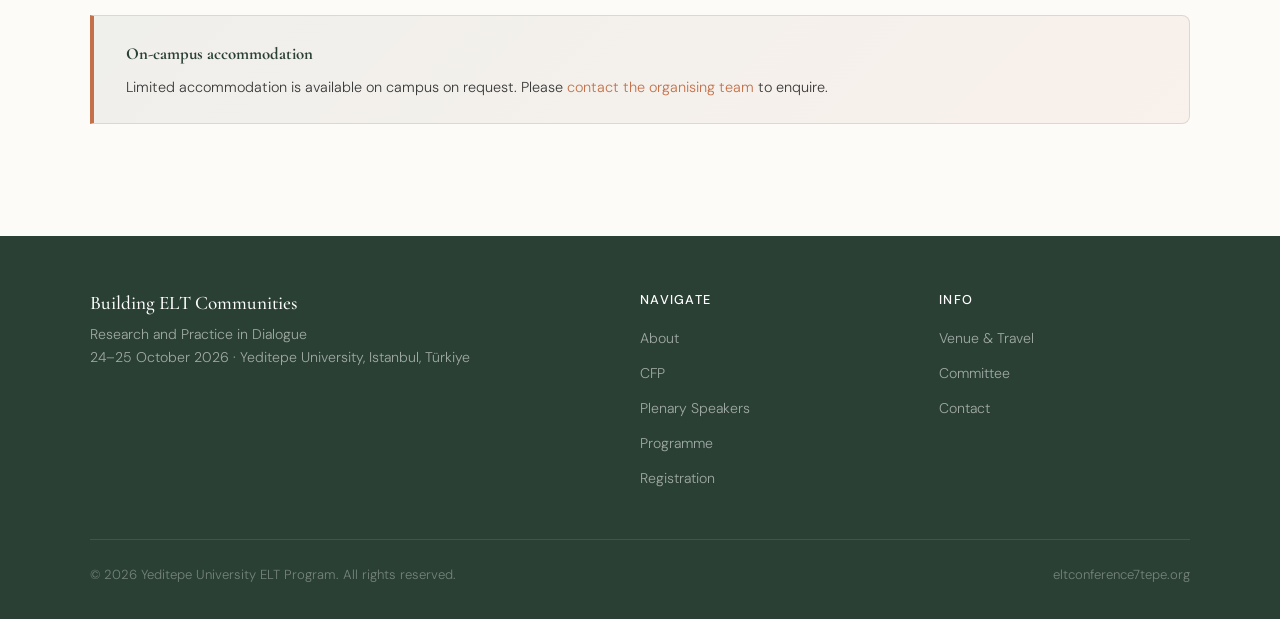
<file: venue.html>
<!DOCTYPE html>
<html lang="en">
<head>
  <meta charset="UTF-8">
  <meta name="viewport" content="width=device-width, initial-scale=1.0">
  <title>Venue & Travel – ELT Conference 2026</title>
  <link rel="icon" href="data:image/svg+xml,<svg xmlns='http://www.w3.org/2000/svg' viewBox='0 0 32 32'><rect width='32' height='32' rx='5' fill='%232B4035'/><text x='50%25' y='44%25' dominant-baseline='middle' text-anchor='middle' font-family='Georgia,serif' font-size='13' font-weight='700' fill='%23E8956E'>YU</text><text x='50%25' y='78%25' dominant-baseline='middle' text-anchor='middle' font-family='Georgia,serif' font-size='9' font-weight='400' fill='rgba(255,255,255,0.7)'>ELT</text></svg>">
  <link rel="stylesheet" href="style.css">
  <style>
    .venue-layout { max-width:1100px;margin:0 auto;display:grid;grid-template-columns:1fr 1fr;gap:3rem;align-items:start; }
    .map-placeholder { background:var(--sand);border:1px solid var(--border);border-radius:10px;height:320px;display:flex;flex-direction:column;align-items:center;justify-content:center;text-align:center;gap:0.75rem; }
    .map-placeholder p { font-size:0.88rem;color:var(--muted); }
    .transport-card { background:#fff;border:1px solid var(--border);border-radius:8px;padding:1.5rem;margin-bottom:1rem; }
    .transport-card h4 { color:var(--forest-dark);margin-bottom:0.5rem;display:flex;align-items:center;gap:0.5rem; }
    .transport-card p, .transport-card ul li { font-size:0.9rem;color:var(--ink-light);line-height:1.75; }
    .transport-card ul { padding-left:1.25rem; }
    .hotel-card { background:#fff;border:1px solid var(--border);border-radius:8px;padding:1.5rem;margin-bottom:1rem; }
    .hotel-card h4 { color:var(--forest-dark);margin-bottom:0.25rem; }
    .hotel-card .area { font-size:0.8rem;color:var(--muted);margin-bottom:0.5rem; }
    .hotel-card p { font-size:0.88rem;color:var(--ink-light); }
    .campus-map { margin:1.5rem 0 0;background:#fff;border:1px solid var(--border);border-radius:10px;overflow:hidden; }
    .campus-map img { display:block;width:100%;height:auto; }
    .campus-map figcaption { padding:0.85rem 1rem;background:var(--sand);font-size:0.85rem;color:var(--ink-light);line-height:1.65; }
    @media(max-width:768px){.venue-layout{grid-template-columns:1fr;}}
  </style>
</head>
<body>

<nav>
  <div class="nav-inner">
    <a href="index.html" class="nav-logo">
      <img src="yulogo.svg" alt="Yeditepe University" style="height:32px;width:auto;display:block;flex-shrink:0;">
      <span class="nav-logo-divider"></span>
      <span class="nav-logo-text">ELT Conference 2026<span>Yeditepe University · Istanbul</span></span>
    </a>
    <ul class="nav-links" id="nav-links">
      <li><a href="index.html">Home</a></li>
      <li><a href="about.html">About</a></li>
      <li><a href="cfp.html">CFP</a></li>
      <li><a href="speakers.html">Speakers</a></li>
      <li><a href="programme.html">Programme</a></li>
      <li><a href="registration.html">Registration</a></li>
      <li><a href="venue.html" class="active">Venue</a></li>
      <li><a href="committee.html">Committee</a></li>
      <li><a href="contact.html">Contact</a></li>
      <li><a href="index.html#thank-you" class="nav-register">Thank You</a></li>
    </ul>
    <button class="nav-hamburger" id="hamburger" aria-label="Menu"><span></span><span></span><span></span></button>
  </div>
</nav>

<div class="page-hero">
  <h1>Venue &amp; Travel</h1>
  <p>Getting to Yeditepe University and making the most of Istanbul</p>
</div>

<!-- VENUE INFO -->
<section class="section">
  <div class="venue-layout">
    <div>
      <span class="badge badge-forest" style="margin-bottom:1rem;">Conference Venue</span>
      <h2 style="color:var(--forest-dark);margin-bottom:1rem;">Yeditepe University</h2>
      <p style="margin-bottom:0.75rem;line-height:1.8;">Yeditepe University is located in Kayışdağı, Ataşehir — on the Asian side of Istanbul. The campus is modern, well-equipped, and easily accessible from both sides of the city.</p>
      <p style="margin-bottom:0.75rem;line-height:1.8;">All conference presentations, sessions, and events will take place in the <strong>Arts and Design Faculty Building (STF)</strong> on campus. Lunch is served in the Social Facilities dining hall, and the Welcome Reception is at Yeditepe Sofra Restaurant in the same building.</p>
      <p style="margin-bottom:1.5rem;line-height:1.8;">The name <em>Yeditepe</em> (Seven Hills) echoes Istanbul's ancient identity as the "city on seven hills" — a fitting home for a conference that brings together communities from across the country.</p>

      <table class="info-table" style="margin-bottom:1.5rem;">
        <tr><td>University</td><td>Yeditepe University</td></tr>
        <tr><td>Address</td><td>Kayışdağı Caddesi, Ataşehir, Istanbul</td></tr>
        <tr><td>Side</td><td>Asian Side of Istanbul</td></tr>
        <tr><td>Building</td><td>Arts and Design Faculty Building (STF)</td></tr>
        <tr><td>Plenaries &amp; panel</td><td>Arts and Design Faculty Conference Hall, STF 8th Floor</td></tr>
        <tr><td>Registration</td><td>Arts and Design Faculty Entrance Hall</td></tr>
        <tr><td>Coffee breaks</td><td>Arts and Design Faculty Foyer, STF 8th Floor</td></tr>
        <tr><td>Sessions &amp; workshops</td><td>STF Building, 2nd, 3rd and 4th Floors</td></tr>
        <tr><td>Lunch</td><td>Dining Hall, Social Facilities Building</td></tr>
        <tr><td>Welcome Reception</td><td>Yeditepe Sofra Restaurant, Social Facilities Building, 1st Floor</td></tr>
      </table>

      <a href="https://www.yeditepe.edu.tr" target="_blank" rel="noopener" class="btn btn-outline">Visit University Website ↗</a>
    </div>

    <div>
      <div style="border-radius:10px;overflow:hidden;border:1px solid var(--border);">
        <iframe
          src="https://www.google.com/maps/embed?pb=!1m18!1m12!1m3!1d3011.8!2d29.1499!3d40.9722!2m3!1f0!2f0!3f0!3m2!1i1024!2i768!4f13.1!3m3!1m2!1s0x14cac0f3999cf6c3%3A0x6b6d4b2e3ecff16a!2sYeditepe%20%C3%9Cniversitesi!5e0!3m2!1sen!2str!4v1700000000000"
          width="100%" height="320" style="border:0;display:block;"
          allowfullscreen="" loading="lazy" referrerpolicy="no-referrer-when-downgrade">
        </iframe>
        <div style="padding:0.75rem 1rem;background:var(--sand);display:flex;justify-content:space-between;align-items:center;">
          <span style="font-size:0.85rem;color:var(--ink-light);">Yeditepe University · Kayışdağı, Ataşehir</span>
          <a href="https://www.google.com/maps/place/Yeditepe+%C3%9Cniversitesi/@40.9722,29.1522,17z" target="_blank" rel="noopener" class="btn btn-forest" style="font-size:0.82rem;padding:0.45rem 1rem;">Open in Google Maps ↗</a>
        </div>
      </div>

      <figure class="campus-map">
        <img src="[data-uri]" width="880" height="1210" loading="lazy" alt="Yeditepe University campus map. A red arrow marks building 6, the Arts and Design Faculty Building (STF); building 3, the Social Facilities Building, is just north of it.">
        <figcaption><strong>Campus map.</strong> The conference is in the <strong>Arts and Design Faculty Building (STF)</strong>, building <b>6</b>, marked with the red arrow. Lunch and the Welcome Reception are in the <strong>Social Facilities Building</strong>, building <b>3</b>, a short walk north.</figcaption>
      </figure>

      <div class="highlight-box" style="margin-top:1.5rem;">
        <strong style="font-family:'Cormorant Garamond',serif;font-size:1.05rem;color:var(--forest-dark);">Where everything happens</strong>
        <p style="margin-top:0.4rem;font-size:0.9rem;">Registration is in the Entrance Hall and coffee breaks are in the Foyer (STF 8th Floor) of the Arts and Design Faculty Building. The Welcome Reception on Saturday evening is at Yeditepe Sofra Restaurant, on the 1st floor of the Social Facilities Building. See the <a href="programme.html">full programme</a> for times and rooms.</p>
      </div>
    </div>
  </div>
</section>

<!-- GETTING THERE -->
<section class="section section-alt">
  <div style="max-width:1100px;margin:0 auto;">
    <div class="section-title">
      <h2>Getting There</h2>
      <p>Istanbul is well connected — here are your main options</p>
      <span class="ornament"></span>
    </div>

    <div class="grid-2">
      <div>
        <div class="transport-card">
          <h4>✈ By Air</h4>
          <p>Istanbul has two major airports:</p>
          <ul>
            <li><strong>Istanbul Airport (IST)</strong> — European side. Take the <strong>Havaist Airport Shuttle (HVİST-13) to Kadıköy</strong>, then a taxi or ride-share to the campus (approx. 20–30 minutes).</li>
            <li><strong>Sabiha Gökçen Airport (SAW)</strong> — Asian side. Much closer to Yeditepe University. Shuttle buses and taxis available.</li>
          </ul>
        </div>

        <div class="transport-card">
          <h4>🚇 By Metro &amp; Public Transport</h4>
          <ul>
            <li><strong>From Kozyatağı or Bostancı metro stations:</strong> take bus <strong>14KS</strong> or <strong>19</strong> to the university.</li>
            <li><strong>Via the M8 line:</strong> transfer to the M8 metro line and get off at <strong>İçerenköy</strong>. From the station exit, take a bus or the university's shuttle service (ring) to the campus.</li>
            <li>Metrobus connections are available from the European side to the Asian side.</li>
          </ul>
        </div>
      </div>

      <div>
        <div class="transport-card">
          <h4>🚌 By Bus</h4>
          <p>Various IETT bus lines serve the Ataşehir and Kayışdağı area. The university stop is well served from central Kadıköy and Üsküdar.</p>
        </div>

        <div class="transport-card">
          <h4>🚖 By Taxi / Ride-Share</h4>
          <p>Taxis and ride-sharing services (BiTaksi, Uber) are widely available across Istanbul. From Kadıköy, the journey to Yeditepe University takes approximately 20–30 minutes depending on traffic.</p>
        </div>

        <div class="transport-card">
          <h4>🚗 By Car</h4>
          <p>Parking is available on campus. Please follow navigation to: <strong>Yeditepe Üniversitesi, Kayışdağı Caddesi No:26, 34755 Ataşehir, Istanbul</strong>.</p>
        </div>
      </div>
    </div>
  </div>
</section>


<!-- WHERE TO STAY -->
<section class="section">
  <div style="max-width:1100px;margin:0 auto;">
    <div class="section-title">
      <h2>Where to Stay</h2>
      <p>Staying near the Kayışdağı–Ataşehir area provides the shortest commuting time to the campus</p>
      <span class="ornament"></span>
    </div>

    <div class="grid-3">
      <div class="hotel-card">
        <h4>Dedeman Bostancı</h4>
        <div class="area">Bostancı, Kadıköy</div>
      </div>
      <div class="hotel-card">
        <h4>Cityloft 24 / Cityloft 81</h4>
        <div class="area">Ataşehir</div>
      </div>
      <div class="hotel-card">
        <h4>Residence Inn by Marriott Istanbul Ataşehir</h4>
        <div class="area">Ataşehir</div>
      </div>
    </div>

    <div class="highlight-box" style="margin-top:1rem;">
      <strong style="font-family:'Cormorant Garamond',serif;font-size:1.05rem;color:var(--forest-dark);">On-campus accommodation</strong>
      <p style="margin-top:0.4rem;font-size:0.9rem;">Limited accommodation is available on campus on request. Please <a href="contact.html">contact the organising team</a> to enquire.</p>
    </div>
  </div>
</section>

<footer>
  <div class="footer-inner">
    <div class="footer-brand"><h3>Building ELT Communities</h3><p>Research and Practice in Dialogue<br>24–25 October 2026 · Yeditepe University, Istanbul, Türkiye</p></div>
    <div class="footer-col"><h4>Navigate</h4><ul><li><a href="about.html">About</a></li><li><a href="cfp.html">CFP</a></li><li><a href="speakers.html">Plenary Speakers</a></li><li><a href="programme.html">Programme</a></li><li><a href="registration.html">Registration</a></li></ul></div>
    <div class="footer-col"><h4>Info</h4><ul><li><a href="venue.html">Venue & Travel</a></li><li><a href="committee.html">Committee</a></li><li><a href="contact.html">Contact</a></li></ul></div>
  </div>
  <div class="footer-bottom"><span>© 2026 Yeditepe University ELT Program. All rights reserved.</span><span>eltconference7tepe.org</span></div>
</footer>
<script>document.getElementById('hamburger').addEventListener('click',()=>document.getElementById('nav-links').classList.toggle('open'));</script>
</body>
</html>
</file>
<file: style.css>
@import url('https://fonts.googleapis.com/css2?family=Cormorant+Garamond:ital,wght@0,400;0,500;0,600;1,400;1,500&family=DM+Sans:wght@300;400;500&display=swap');

:root {
  --cream: #FAF7F2;
  --warm-white: #FDFBF8;
  --sand: #EDE8DF;
  --terracotta: #C4714A;
  --terracotta-light: #E8956E;
  --terracotta-dark: #9E5535;
  --forest: #3D5A4A;
  --forest-light: #527A62;
  --forest-dark: #2B4035;
  --ink: #1E1E1E;
  --ink-light: #3A3A3A;
  --muted: #7A7570;
  --border: #DDD8CF;
  --gold: #B8922A;
  --gold-light: #D4A94A;
}

* {
  margin: 0;
  padding: 0;
  box-sizing: border-box;
}

html {
  scroll-behavior: smooth;
}

body {
  font-family: 'DM Sans', sans-serif;
  font-weight: 300;
  background-color: var(--warm-white);
  color: var(--ink);
  line-height: 1.7;
}

/* ─── TYPOGRAPHY ─── */
h1, h2, h3, h4 {
  font-family: 'Cormorant Garamond', serif;
  font-weight: 500;
  line-height: 1.2;
}

h1 { font-size: clamp(2.2rem, 5vw, 3.8rem); }
h2 { font-size: clamp(1.8rem, 3vw, 2.6rem); }
h3 { font-size: clamp(1.3rem, 2vw, 1.7rem); }
h4 { font-size: 1.2rem; }

p { font-size: 1rem; color: var(--ink-light); }

a {
  color: var(--terracotta);
  text-decoration: none;
  transition: color 0.2s;
}
a:hover { color: var(--terracotta-dark); }

/* ─── NAVIGATION ─── */
nav {
  position: sticky;
  top: 0;
  z-index: 100;
  background: rgba(253, 251, 248, 0.95);
  backdrop-filter: blur(8px);
  border-bottom: 1px solid var(--border);
  padding: 0 1.5rem;
}

.nav-inner {
  max-width: 1400px;
  margin: 0 auto;
  display: flex;
  align-items: center;
  justify-content: space-between;
  height: 64px;
  gap: 1.5rem;
}

.nav-logo {
  display: flex;
  align-items: center;
  gap: 0.75rem;
  text-decoration: none;
  flex-shrink: 0;
}

.nav-logo-divider {
  display: block;
  width: 1px;
  height: 36px;
  background: var(--border);
  flex-shrink: 0;
}

.nav-logo-text {
  font-family: 'Cormorant Garamond', serif;
  font-size: 0.95rem;
  font-weight: 600;
  color: var(--forest-dark);
  line-height: 1.2;
  display: flex;
  flex-direction: column;
  white-space: nowrap;
}

.nav-logo-text span {
  display: block;
  font-size: 0.6rem;
  font-family: 'DM Sans', sans-serif;
  font-weight: 300;
  color: var(--muted);
  letter-spacing: 0.08em;
  text-transform: uppercase;
  white-space: nowrap;
}

.nav-links {
  display: flex;
  gap: 1rem;
  list-style: none;
  flex-shrink: 0;
}

.nav-links a {
  font-size: 0.8rem;
  font-weight: 400;
  letter-spacing: 0.03em;
  color: var(--ink-light);
  text-decoration: none;
  transition: color 0.2s;
  padding-bottom: 2px;
  border-bottom: 1.5px solid transparent;
  white-space: nowrap;
}

.nav-links a:hover,
.nav-links a.active {
  color: var(--terracotta);
  border-bottom-color: var(--terracotta);
}

.nav-register {
  background: var(--forest);
  color: #fff !important;
  padding: 0.45rem 1.1rem;
  border-radius: 4px;
  border-bottom: none !important;
  font-size: 0.82rem !important;
  transition: background 0.2s !important;
}
.nav-register:hover { background: var(--forest-dark) !important; color: #fff !important; }

.nav-hamburger {
  display: none;
  flex-direction: column;
  gap: 5px;
  cursor: pointer;
  background: none;
  border: none;
  padding: 4px;
}
.nav-hamburger span {
  display: block;
  width: 22px;
  height: 2px;
  background: var(--ink);
  border-radius: 2px;
  transition: 0.3s;
}

/* ─── PAGE HERO ─── */
.page-hero {
  background: var(--forest-dark);
  color: #fff;
  padding: 5rem 2rem 4rem;
  text-align: center;
  position: relative;
  overflow: hidden;
}

.page-hero::before {
  content: '';
  position: absolute;
  inset: 0;
  background: radial-gradient(ellipse at 60% 40%, rgba(196,113,74,0.18) 0%, transparent 65%);
  pointer-events: none;
}

.page-hero h1 {
  color: #fff;
  margin-bottom: 0.75rem;
}

.page-hero p {
  color: rgba(255,255,255,0.7);
  font-size: 1.05rem;
  max-width: 600px;
  margin: 0 auto;
}

/* ─── MAIN CONTENT ─── */
.container {
  max-width: 1100px;
  margin: 0 auto;
  padding: 0 2rem;
}

.section {
  padding: 5rem 2rem;
}

.section-alt {
  background: var(--cream);
}

.section-title {
  text-align: center;
  margin-bottom: 3rem;
}

.section-title h2 {
  color: var(--forest-dark);
  margin-bottom: 0.5rem;
}

.section-title p {
  max-width: 600px;
  margin: 0 auto;
  color: var(--muted);
}

.section-title .ornament {
  display: block;
  width: 48px;
  height: 2px;
  background: var(--terracotta);
  margin: 1rem auto 0;
}

/* ─── CARDS ─── */
.card {
  background: #fff;
  border: 1px solid var(--border);
  border-radius: 8px;
  padding: 2rem;
  transition: box-shadow 0.2s, transform 0.2s;
}

.card:hover {
  box-shadow: 0 8px 32px rgba(0,0,0,0.07);
  transform: translateY(-2px);
}

/* ─── GRID LAYOUTS ─── */
.grid-2 { display: grid; grid-template-columns: repeat(2, 1fr); gap: 1.5rem; }
.grid-3 { display: grid; grid-template-columns: repeat(3, 1fr); gap: 1.5rem; }
.grid-4 { display: grid; grid-template-columns: repeat(4, 1fr); gap: 1.5rem; }

/* ─── BADGES / TAGS ─── */
.badge {
  display: inline-block;
  font-size: 0.72rem;
  font-weight: 500;
  letter-spacing: 0.08em;
  text-transform: uppercase;
  padding: 0.25rem 0.75rem;
  border-radius: 20px;
}

.badge-terracotta {
  background: rgba(196,113,74,0.12);
  color: var(--terracotta-dark);
}

.badge-forest {
  background: rgba(61,90,74,0.1);
  color: var(--forest-dark);
}

.badge-gold {
  background: rgba(184,146,42,0.12);
  color: var(--gold);
}

/* ─── BUTTONS ─── */
.btn {
  display: inline-block;
  padding: 0.75rem 1.75rem;
  border-radius: 4px;
  font-size: 0.9rem;
  font-weight: 400;
  cursor: pointer;
  transition: all 0.2s;
  border: none;
  text-decoration: none;
}

.btn-primary {
  background: var(--terracotta);
  color: #fff;
}
.btn-primary:hover {
  background: var(--terracotta-dark);
  color: #fff;
}

.btn-outline {
  background: transparent;
  color: var(--forest);
  border: 1.5px solid var(--forest);
}
.btn-outline:hover {
  background: var(--forest);
  color: #fff;
}

.btn-forest {
  background: var(--forest);
  color: #fff;
}
.btn-forest:hover {
  background: var(--forest-dark);
  color: #fff;
}

/* ─── INFO TABLE ─── */
.info-table {
  width: 100%;
  border-collapse: collapse;
  font-size: 0.95rem;
}

.info-table tr {
  border-bottom: 1px solid var(--border);
}

.info-table tr:last-child { border-bottom: none; }

.info-table td {
  padding: 0.9rem 1rem;
  color: var(--ink-light);
}

.info-table td:first-child {
  font-weight: 500;
  color: var(--forest-dark);
  width: 38%;
}

/* ─── FOOTER ─── */
footer {
  background: var(--forest-dark);
  color: rgba(255,255,255,0.75);
  padding: 3.5rem 2rem 2rem;
}

.footer-inner {
  max-width: 1100px;
  margin: 0 auto;
  display: grid;
  grid-template-columns: 2fr 1fr 1fr;
  gap: 3rem;
  padding-bottom: 2.5rem;
  border-bottom: 1px solid rgba(255,255,255,0.1);
}

.footer-brand h3 {
  color: #fff;
  font-size: 1.2rem;
  margin-bottom: 0.5rem;
}

.footer-brand p {
  font-size: 0.88rem;
  color: rgba(255,255,255,0.55);
  line-height: 1.6;
}

.footer-col h4 {
  color: #fff;
  font-family: 'DM Sans', sans-serif;
  font-size: 0.8rem;
  font-weight: 500;
  letter-spacing: 0.1em;
  text-transform: uppercase;
  margin-bottom: 1rem;
}

.footer-col ul {
  list-style: none;
}

.footer-col ul li {
  margin-bottom: 0.5rem;
}

.footer-col ul li a {
  color: rgba(255,255,255,0.55);
  font-size: 0.88rem;
  text-decoration: none;
  transition: color 0.2s;
}

.footer-col ul li a:hover {
  color: var(--terracotta-light);
}

.footer-bottom {
  max-width: 1100px;
  margin: 1.5rem auto 0;
  display: flex;
  justify-content: space-between;
  align-items: center;
  font-size: 0.82rem;
  color: rgba(255,255,255,0.35);
}

/* ─── DIVIDER ─── */
.divider {
  height: 1px;
  background: var(--border);
  margin: 2rem 0;
}

/* ─── HIGHLIGHT BOX ─── */
.highlight-box {
  background: linear-gradient(135deg, rgba(61,90,74,0.07) 0%, rgba(196,113,74,0.07) 100%);
  border: 1px solid var(--border);
  border-left: 4px solid var(--terracotta);
  border-radius: 0 8px 8px 0;
  padding: 1.5rem 2rem;
  margin: 2rem 0;
}

/* ─── TIMELINE ─── */
.timeline {
  list-style: none;
  position: relative;
  padding-left: 2rem;
}

.timeline::before {
  content: '';
  position: absolute;
  left: 0;
  top: 6px;
  bottom: 6px;
  width: 2px;
  background: var(--border);
}

.timeline li {
  position: relative;
  padding: 0 0 2rem 1.5rem;
}

.timeline li::before {
  content: '';
  position: absolute;
  left: -2rem;
  top: 6px;
  width: 10px;
  height: 10px;
  border-radius: 50%;
  background: var(--terracotta);
  border: 2px solid var(--warm-white);
  outline: 2px solid var(--terracotta);
}

.timeline li .tl-date {
  font-size: 0.78rem;
  font-weight: 500;
  letter-spacing: 0.08em;
  text-transform: uppercase;
  color: var(--terracotta);
  margin-bottom: 0.25rem;
}

.timeline li .tl-title {
  font-family: 'Cormorant Garamond', serif;
  font-size: 1.15rem;
  font-weight: 500;
  color: var(--forest-dark);
  margin-bottom: 0.25rem;
}

.timeline li p {
  font-size: 0.9rem;
  color: var(--muted);
}

/* ─── RESPONSIVE ─── */
@media (max-width: 900px) {
  .grid-3, .grid-4 { grid-template-columns: repeat(2, 1fr); }
  .footer-inner { grid-template-columns: 1fr 1fr; }
  .footer-brand { grid-column: 1 / -1; }
}

@media (max-width: 1024px) {
  .nav-links { display: none; }
  .nav-hamburger { display: flex; }
  .nav-links.open {
    display: flex;
    flex-direction: column;
    position: absolute;
    top: 64px;
    left: 0;
    right: 0;
    background: var(--warm-white);
    border-bottom: 1px solid var(--border);
    padding: 1.5rem 2rem;
    gap: 1.25rem;
    z-index: 99;
  }
  .nav-links.open a {
    font-size: 0.95rem;
    white-space: normal;
  }
  .nav-links.open .nav-register {
    display: inline-block;
    width: fit-content;
    margin-top: 0.25rem;
  }
}

@media (max-width: 640px) {
  .grid-2, .grid-3, .grid-4 { grid-template-columns: 1fr; }
  .nav-logo-divider { display: none; }
  .nav-logo-text span { display: none; }
  .footer-inner { grid-template-columns: 1fr; gap: 2rem; }
  .footer-bottom { flex-direction: column; gap: 0.5rem; text-align: center; }
}

/* ─── ANIMATIONS ─── */
@keyframes fadeUp {
  from { opacity: 0; transform: translateY(20px); }
  to   { opacity: 1; transform: translateY(0); }
}

.fade-up {
  animation: fadeUp 0.6s ease both;
}

.fade-up-2 { animation-delay: 0.15s; }
.fade-up-3 { animation-delay: 0.3s; }
.fade-up-4 { animation-delay: 0.45s; }
</file>
